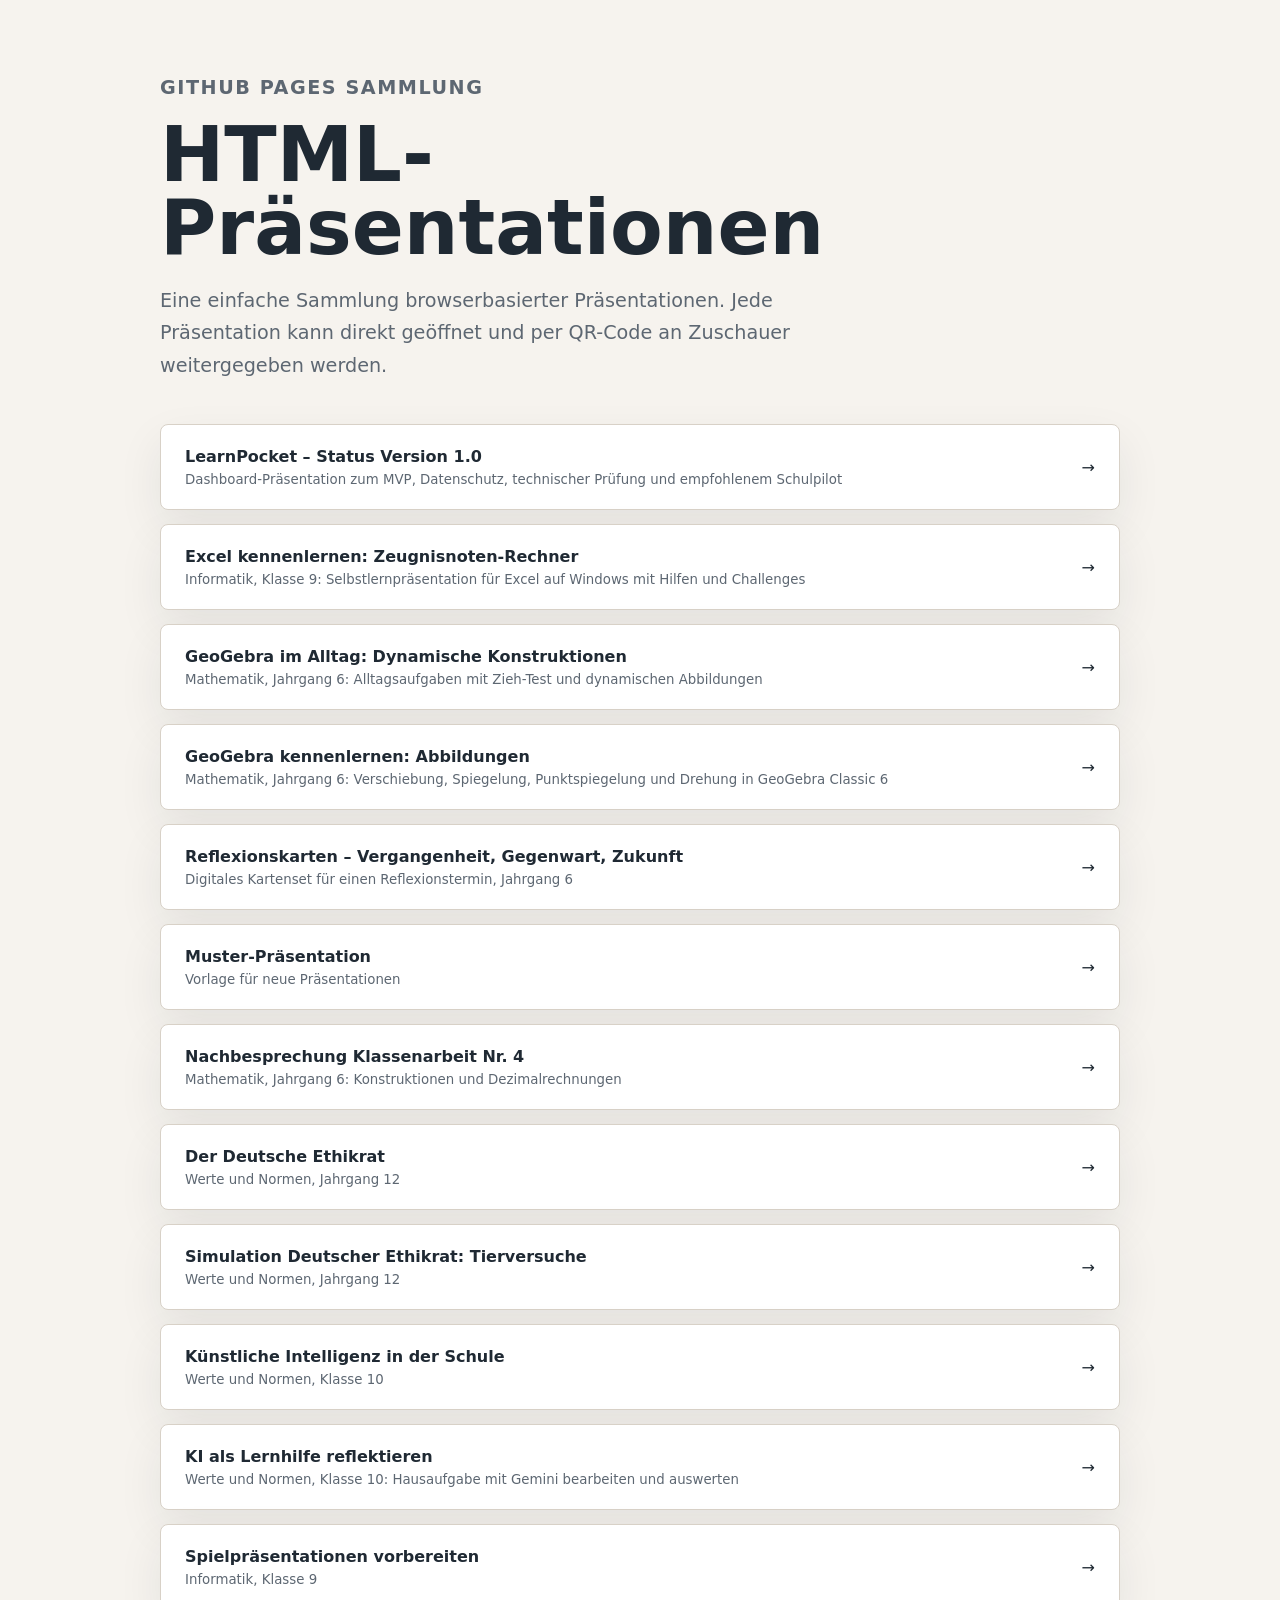
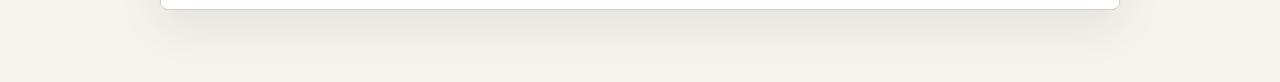
<file: index.html>
<!doctype html>
<html lang="de">
  <head>
    <meta charset="utf-8">
    <meta name="viewport" content="width=device-width, initial-scale=1">
    <title>HTML-Präsentationen</title>
    <link rel="stylesheet" href="assets/styles.css">
  </head>
  <body class="home">
    <main class="home-shell">
      <section class="intro">
        <p class="eyebrow">GitHub Pages Sammlung</p>
        <h1>HTML-Präsentationen</h1>
        <p>
          Eine einfache Sammlung browserbasierter Präsentationen. Jede Präsentation
          kann direkt geöffnet und per QR-Code an Zuschauer weitergegeben werden.
        </p>
      </section>

      <section class="presentation-list" aria-label="Präsentationen">
        <a class="presentation-link" href="praesentationen/learnpocket-status/">
          <span>
            <strong>LearnPocket – Status Version 1.0</strong>
            <small>Dashboard-Präsentation zum MVP, Datenschutz, technischer Prüfung und empfohlenem Schulpilot</small>
          </span>
          <span aria-hidden="true">→</span>
        </a>
        <a class="presentation-link" href="praesentationen/excel-notenrechner-klasse-9/">
          <span>
            <strong>Excel kennenlernen: Zeugnisnoten-Rechner</strong>
            <small>Informatik, Klasse 9: Selbstlernpräsentation für Excel auf Windows mit Hilfen und Challenges</small>
          </span>
          <span aria-hidden="true">→</span>
        </a>
        <a class="presentation-link" href="praesentationen/geogebra-alltag-dynamisch-klasse-6/">
          <span>
            <strong>GeoGebra im Alltag: Dynamische Konstruktionen</strong>
            <small>Mathematik, Jahrgang 6: Alltagsaufgaben mit Zieh-Test und dynamischen Abbildungen</small>
          </span>
          <span aria-hidden="true">→</span>
        </a>
        <a class="presentation-link" href="praesentationen/geogebra-abbildungen-klasse-6/">
          <span>
            <strong>GeoGebra kennenlernen: Abbildungen</strong>
            <small>Mathematik, Jahrgang 6: Verschiebung, Spiegelung, Punktspiegelung und Drehung in GeoGebra Classic 6</small>
          </span>
          <span aria-hidden="true">→</span>
        </a>
        <a class="presentation-link" href="praesentationen/reflexionskarten-jg6/">
          <span>
            <strong>Reflexionskarten – Vergangenheit, Gegenwart, Zukunft</strong>
            <small>Digitales Kartenset für einen Reflexionstermin, Jahrgang 6</small>
          </span>
          <span aria-hidden="true">→</span>
        </a>
        <a class="presentation-link" href="praesentationen/muster-praesentation/">
          <span>
            <strong>Muster-Präsentation</strong>
            <small>Vorlage für neue Präsentationen</small>
          </span>
          <span aria-hidden="true">→</span>
        </a>
        <a class="presentation-link" href="praesentationen/klausur-4-erwartungshorizont/">
          <span>
            <strong>Nachbesprechung Klassenarbeit Nr. 4</strong>
            <small>Mathematik, Jahrgang 6: Konstruktionen und Dezimalrechnungen</small>
          </span>
          <span aria-hidden="true">→</span>
        </a>
        <a class="presentation-link" href="praesentationen/deutscher-ethikrat/">
          <span>
            <strong>Der Deutsche Ethikrat</strong>
            <small>Werte und Normen, Jahrgang 12</small>
          </span>
          <span aria-hidden="true">→</span>
        </a>
        <a class="presentation-link" href="praesentationen/ethikrat-tierversuche/">
          <span>
            <strong>Simulation Deutscher Ethikrat: Tierversuche</strong>
            <small>Werte und Normen, Jahrgang 12</small>
          </span>
          <span aria-hidden="true">→</span>
        </a>
        <a class="presentation-link" href="praesentationen/ki-in-der-schule/">
          <span>
            <strong>Künstliche Intelligenz in der Schule</strong>
            <small>Werte und Normen, Klasse 10</small>
          </span>
          <span aria-hidden="true">→</span>
        </a>
        <a class="presentation-link" href="praesentationen/ki-hausaufgabe-reflexion/">
          <span>
            <strong>KI als Lernhilfe reflektieren</strong>
            <small>Werte und Normen, Klasse 10: Hausaufgabe mit Gemini bearbeiten und auswerten</small>
          </span>
          <span aria-hidden="true">→</span>
        </a>
        <a class="presentation-link" href="praesentationen/spielpraesentation-klasse-9/">
          <span>
            <strong>Spielpräsentationen vorbereiten</strong>
            <small>Informatik, Klasse 9</small>
          </span>
          <span aria-hidden="true">→</span>
        </a>
      </section>
    </main>
  </body>
</html>
</file>
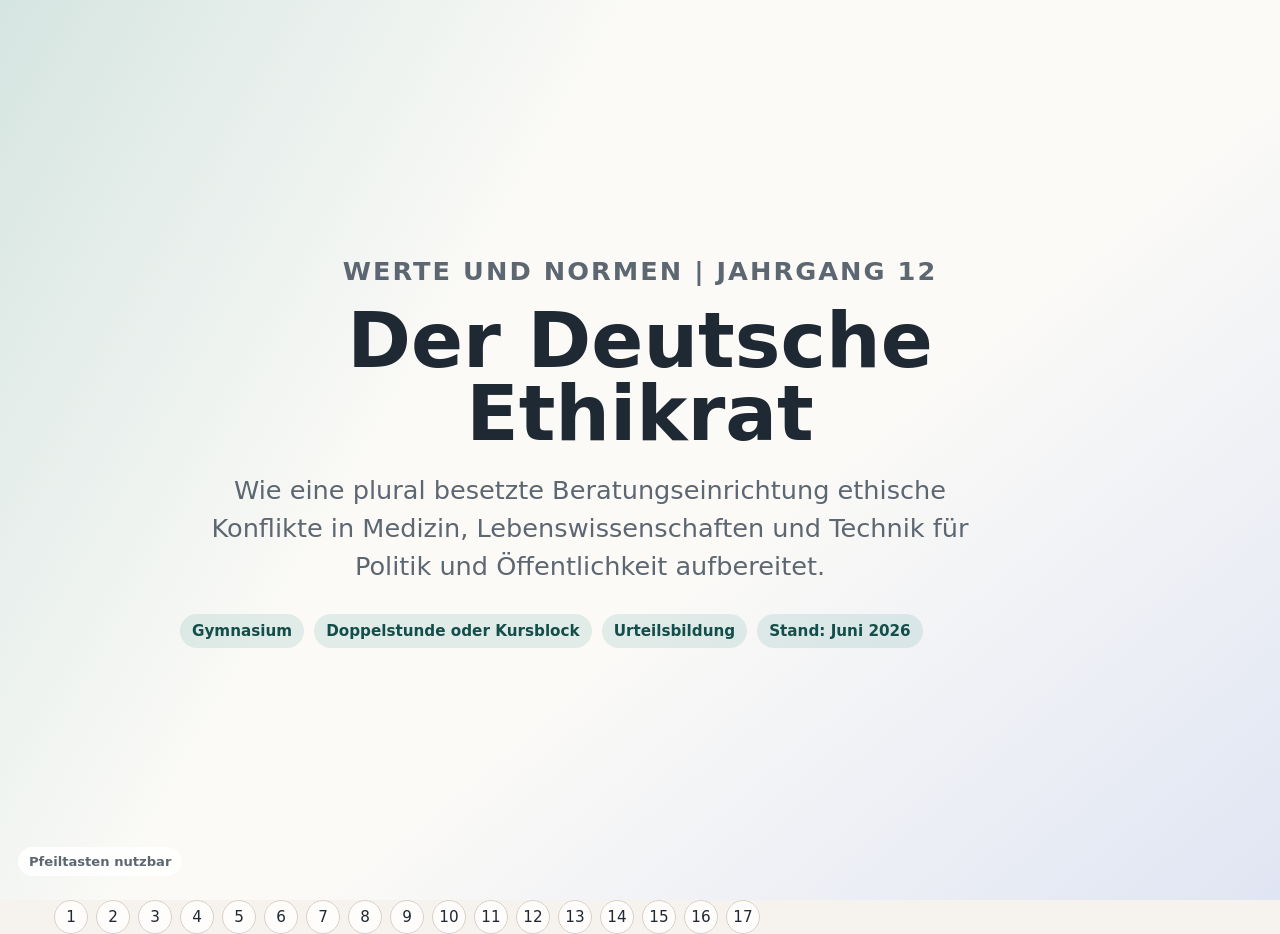
<file: praesentationen/deutscher-ethikrat/index.html>
<!doctype html>
<html lang="de">
  <head>
    <meta charset="utf-8">
    <meta name="viewport" content="width=device-width, initial-scale=1">
    <title>Der Deutsche Ethikrat | Werte und Normen Jg. 12</title>
    <link rel="stylesheet" href="../../assets/styles.css">
    <style>
      :root {
        --ethics-green: #0f766e;
        --ethics-navy: #172033;
        --ethics-red: #b42318;
        --ethics-yellow: #f4c542;
        --ethics-blue: #1d4ed8;
        --ethics-lilac: #6d5bd0;
        --ethics-paper: #fbfaf7;
      }

      .slide {
        position: relative;
      }

      .slide.ethics-title {
        background:
          linear-gradient(120deg, rgb(15 118 110 / 16%), transparent 36%),
          linear-gradient(320deg, rgb(29 78 216 / 12%), transparent 42%),
          var(--ethics-paper);
      }

      .slide.ethics-dark {
        background: var(--ethics-navy);
        color: #ffffff;
      }

      .slide.ethics-dark p,
      .slide.ethics-dark li,
      .slide.ethics-dark small {
        color: rgb(255 255 255 / 78%);
      }

      .slide.ethics-band {
        background:
          linear-gradient(90deg, #eef7f5 0 40%, #ffffff 40% 100%);
      }

      .slide.ethics-warm {
        background: #fff6e6;
      }

      .slide.ethics-blue {
        background: #eef4ff;
      }

      .lesson-meta {
        display: flex;
        flex-wrap: wrap;
        gap: 10px;
        margin-top: 28px;
      }

      .pill {
        display: inline-flex;
        align-items: center;
        min-height: 34px;
        padding: 0 12px;
        border-radius: 999px;
        background: rgb(15 118 110 / 11%);
        color: var(--accent-dark);
        font-size: 0.95rem;
        font-weight: 850;
      }

      .ethics-dark .pill {
        background: rgb(255 255 255 / 12%);
        color: #ffffff;
      }

      .question-strip {
        display: grid;
        grid-template-columns: repeat(3, minmax(0, 1fr));
        gap: 14px;
        margin-top: 36px;
      }

      .question-strip article,
      .compact-card,
      .source-card,
      .activity-card {
        border: 1px solid rgb(31 41 51 / 12%);
        border-radius: 8px;
        background: #ffffff;
        box-shadow: 0 16px 40px rgb(31 41 51 / 8%);
      }

      .question-strip article {
        min-height: 172px;
        padding: 22px;
      }

      .question-strip strong,
      .compact-card strong,
      .activity-card strong {
        display: block;
        color: var(--ink);
        font-size: clamp(1.05rem, 1.5vw, 1.35rem);
        line-height: 1.25;
      }

      .question-strip p,
      .compact-card p,
      .activity-card p {
        margin-top: 10px;
        font-size: clamp(0.98rem, 1.25vw, 1.12rem);
        line-height: 1.45;
      }

      .mini-grid {
        display: grid;
        grid-template-columns: repeat(2, minmax(0, 1fr));
        gap: 18px;
        margin-top: 30px;
      }

      .compact-card {
        padding: 22px;
      }

      .icon-badge {
        display: grid;
        place-items: center;
        width: 46px;
        height: 46px;
        margin-bottom: 16px;
        border-radius: 999px;
        background: #e7f2f0;
        color: var(--ethics-green);
        font-size: 1.35rem;
        font-weight: 950;
      }

      .ethics-dark .compact-card {
        border-color: rgb(255 255 255 / 14%);
        background: rgb(255 255 255 / 8%);
        box-shadow: none;
      }

      .ethics-dark .compact-card strong {
        color: #ffffff;
      }

      .timeline {
        display: grid;
        gap: 16px;
        margin-top: 32px;
      }

      .timeline-item {
        display: grid;
        grid-template-columns: 88px minmax(0, 1fr);
        gap: 20px;
        align-items: start;
        padding: 18px 0;
        border-top: 1px solid var(--line);
      }

      .timeline-item span {
        color: var(--ethics-green);
        font-size: clamp(1.6rem, 2.6vw, 2.6rem);
        font-weight: 950;
        line-height: 1;
      }

      .timeline-item strong {
        display: block;
        margin-bottom: 6px;
        font-size: clamp(1.1rem, 1.6vw, 1.45rem);
      }

      .timeline-item p {
        margin: 0;
        font-size: clamp(1rem, 1.35vw, 1.16rem);
      }

      .role-map {
        display: grid;
        grid-template-columns: repeat(4, minmax(0, 1fr));
        gap: 12px;
        margin-top: 32px;
      }

      .role-map .compact-card {
        min-height: 190px;
      }

      .role-map .icon-badge {
        background: #eff6ff;
        color: var(--ethics-blue);
      }

      .comparison {
        display: grid;
        grid-template-columns: repeat(2, minmax(0, 1fr));
        gap: 18px;
        margin-top: 30px;
      }

      .comparison .compact-card:first-child {
        border-top: 8px solid var(--ethics-green);
      }

      .comparison .compact-card:last-child {
        border-top: 8px solid var(--ethics-red);
      }

      .dense-list {
        display: grid;
        gap: 10px;
        margin-top: 22px;
        padding-left: 1.1em;
      }

      .dense-list li {
        font-size: clamp(0.98rem, 1.35vw, 1.18rem);
        line-height: 1.42;
      }

      .process {
        display: grid;
        grid-template-columns: repeat(5, minmax(0, 1fr));
        gap: 10px;
        margin-top: 34px;
      }

      .process-step {
        min-height: 176px;
        padding: 18px;
        border-radius: 8px;
        background: #ffffff;
        box-shadow: 0 14px 34px rgb(31 41 51 / 8%);
      }

      .process-step span {
        display: block;
        color: var(--ethics-lilac);
        font-size: 1.8rem;
        font-weight: 950;
        line-height: 1;
      }

      .process-step strong {
        display: block;
        margin-top: 14px;
        font-size: clamp(1rem, 1.25vw, 1.15rem);
      }

      .process-step p {
        margin-top: 8px;
        font-size: 0.98rem;
        line-height: 1.35;
      }

      .case-layout {
        display: grid;
        grid-template-columns: minmax(0, 0.95fr) minmax(0, 1.05fr);
        gap: 34px;
        align-items: start;
        margin-top: 28px;
      }

      .scenario {
        padding: 26px;
        border-radius: 8px;
        background: #ffffff;
        box-shadow: 0 18px 45px rgb(31 41 51 / 10%);
      }

      .scenario p {
        font-size: clamp(1.05rem, 1.45vw, 1.25rem);
      }

      .matrix {
        display: grid;
        grid-template-columns: repeat(2, minmax(0, 1fr));
        gap: 12px;
      }

      .matrix .compact-card {
        min-height: 148px;
        box-shadow: none;
      }

      .value-row {
        display: grid;
        grid-template-columns: 210px minmax(0, 1fr);
        gap: 18px;
        padding: 16px 0;
        border-top: 1px solid var(--line);
      }

      .value-row strong {
        color: var(--ink);
        font-size: clamp(1.05rem, 1.4vw, 1.22rem);
      }

      .value-row p {
        margin: 0;
        font-size: clamp(1rem, 1.35vw, 1.12rem);
      }

      .activity-grid {
        display: grid;
        grid-template-columns: repeat(3, minmax(0, 1fr));
        gap: 18px;
        margin-top: 30px;
      }

      .activity-card {
        min-height: 220px;
        padding: 22px;
      }

      .activity-card em {
        display: inline-block;
        margin-bottom: 14px;
        color: var(--ethics-green);
        font-size: 0.88rem;
        font-style: normal;
        font-weight: 900;
        letter-spacing: 0.06em;
        text-transform: uppercase;
      }

      .source-list {
        display: grid;
        gap: 12px;
        margin-top: 28px;
      }

      .source-card {
        display: grid;
        grid-template-columns: minmax(0, 1fr) auto;
        gap: 18px;
        align-items: center;
        padding: 16px 18px;
        text-decoration: none;
      }

      .source-card strong,
      .source-card small {
        display: block;
      }

      .source-card small {
        margin-top: 4px;
        color: var(--muted);
        line-height: 1.4;
      }

      .source-card span:last-child {
        color: var(--ethics-green);
        font-size: 1.4rem;
        font-weight: 950;
      }

      .teacher-note {
        margin-top: 24px;
        padding: 18px 20px;
        border-left: 8px solid var(--ethics-yellow);
        border-radius: 8px;
        background: rgb(255 255 255 / 78%);
        color: var(--muted);
        font-size: clamp(1rem, 1.35vw, 1.12rem);
        line-height: 1.45;
      }

      .deck-nav {
        max-width: min(760px, calc(100vw - 36px));
        flex-wrap: wrap;
        justify-content: flex-end;
      }

      .deck-nav a {
        width: 34px;
        height: 34px;
        font-size: 0.95rem;
      }

      @media (max-width: 980px) {
        .question-strip,
        .role-map,
        .process,
        .activity-grid {
          grid-template-columns: repeat(2, minmax(0, 1fr));
        }

        .case-layout {
          grid-template-columns: 1fr;
        }
      }

      @media (max-width: 760px) {
        .question-strip,
        .mini-grid,
        .role-map,
        .comparison,
        .process,
        .matrix,
        .activity-grid {
          grid-template-columns: 1fr;
        }

        .slide.ethics-band {
          background: #ffffff;
        }

        .timeline-item,
        .value-row {
          grid-template-columns: 1fr;
          gap: 8px;
        }

        .slide-count {
          display: none;
        }
      }
    </style>
  </head>
  <body class="deck">
    <main class="slides" id="slides" aria-label="Der Deutsche Ethikrat">
      <section class="slide ethics-title center" id="folie-1">
        <div class="slide-inner wide">
          <p class="eyebrow">Werte und Normen | Jahrgang 12</p>
          <h1>Der Deutsche Ethikrat</h1>
          <p class="lead">
            Wie eine plural besetzte Beratungseinrichtung ethische Konflikte in Medizin,
            Lebenswissenschaften und Technik für Politik und Öffentlichkeit aufbereitet.
          </p>
          <div class="lesson-meta" aria-label="Unterrichtsrahmen">
            <span class="pill">Gymnasium</span>
            <span class="pill">Doppelstunde oder Kursblock</span>
            <span class="pill">Urteilsbildung</span>
            <span class="pill">Stand: Juni 2026</span>
          </div>
        </div>
      </section>

      <section class="slide agenda" id="folie-2">
        <div class="slide-inner wide">
          <p class="eyebrow">Leitfragen</p>
          <h2>Was soll am Ende klar sein?</h2>
          <ol class="agenda-list">
            <li>
              <span>1</span>
              <div>
                <strong>Institution verstehen</strong>
                <small>Auftrag, Rechtsgrundlage, Unabhängigkeit und Grenzen des Deutschen Ethikrats.</small>
              </div>
            </li>
            <li>
              <span>2</span>
              <div>
                <strong>Pluralität erklären</strong>
                <small>Warum Naturwissenschaft, Medizin, Recht, Philosophie, Theologie und Sozialwissenschaft zusammenarbeiten.</small>
              </div>
            </li>
            <li>
              <span>3</span>
              <div>
                <strong>Eigene Urteile begründen</strong>
                <small>Ethische Konflikte strukturiert analysieren, abwägen und argumentativ vertreten.</small>
              </div>
            </li>
          </ol>
        </div>
      </section>

      <section class="slide ethics-dark" id="folie-3">
        <div class="slide-inner wide">
          <p class="eyebrow">Einstieg</p>
          <h2>Warum braucht eine Demokratie Ethikberatung?</h2>
          <p class="lead">
            Moderne Forschung erzeugt Handlungsmöglichkeiten, bevor die Gesellschaft sich
            moralisch und rechtlich darauf verständigt hat.
          </p>
          <div class="question-strip">
            <article>
              <strong>Darf alles gemacht werden, was technisch machbar ist?</strong>
              <p>Beispiel: Genom-Editierung, Reproduktionsmedizin, KI-Diagnostik.</p>
            </article>
            <article>
              <strong>Wer trägt Verantwortung für Folgen?</strong>
              <p>Forschende, Ärztinnen, Unternehmen, Politik, Patientinnen, Gesellschaft?</p>
            </article>
            <article>
              <strong>Wie wird aus Streit eine begründete Entscheidung?</strong>
              <p>Durch transparente Argumente, Abwägung, Minderheitenvoten und öffentliche Debatte.</p>
            </article>
          </div>
        </div>
      </section>

      <section class="slide content" id="folie-4">
        <div class="slide-inner wide">
          <p class="eyebrow">Grunddefinition</p>
          <h2>Was ist der Deutsche Ethikrat?</h2>
          <p class="lead">
            Ein unabhängiger Sachverständigenrat, der ethische Fragen in Forschung,
            Medizin und Lebenswissenschaften untersucht und Politik sowie Öffentlichkeit berät.
          </p>
          <div class="mini-grid">
            <article class="compact-card">
              <div class="icon-badge">§</div>
              <strong>Kein Gericht</strong>
              <p>Der Rat entscheidet keine Einzelfälle und spricht keine Urteile. Er entwickelt Stellungnahmen, Empfehlungen und Diskussionsangebote.</p>
            </article>
            <article class="compact-card">
              <div class="icon-badge">?</div>
              <strong>Keine Ersatzpolitik</strong>
              <p>Er erlässt keine Gesetze. Bundestag und Bundesregierung können seine Argumente nutzen, müssen ihnen aber nicht folgen.</p>
            </article>
            <article class="compact-card">
              <div class="icon-badge">26</div>
              <strong>Plural besetzt</strong>
              <p>Bis zu 26 Mitglieder repräsentieren verschiedene Fachrichtungen und ethische Denkweisen.</p>
            </article>
            <article class="compact-card">
              <div class="icon-badge">↔</div>
              <strong>Brücke</strong>
              <p>Der Rat übersetzt komplexe Forschungskonflikte in öffentlich nachvollziehbare Argumente.</p>
            </article>
          </div>
        </div>
      </section>

      <section class="slide ethics-band" id="folie-5">
        <div class="slide-inner wide">
          <p class="eyebrow">Rechtsgrundlage</p>
          <h2>Das Ethikratgesetz als Rahmen</h2>
          <p class="lead">
            Seit 2008 arbeitet der Rat auf Grundlage des Ethikratgesetzes. Es legt Auftrag,
            Stellung, Zusammensetzung, Berufung und Arbeitsweise fest.
          </p>
          <div class="timeline">
            <div class="timeline-item">
              <span>§ 1</span>
              <div>
                <strong>Bildung</strong>
                <p>Der Deutsche Ethikrat ist als unabhängiger Sachverständigenrat eingerichtet.</p>
              </div>
            </div>
            <div class="timeline-item">
              <span>§ 2</span>
              <div>
                <strong>Aufgaben</strong>
                <p>Er verfolgt ethische, gesellschaftliche, naturwissenschaftliche, medizinische und rechtliche Fragen samt Folgen für Individuum und Gesellschaft.</p>
              </div>
            </div>
            <div class="timeline-item">
              <span>§ 3</span>
              <div>
                <strong>Unabhängigkeit</strong>
                <p>Der Rat ist nur an den gesetzlichen Auftrag gebunden; die Mitglieder üben ihr Amt persönlich und unabhängig aus.</p>
              </div>
            </div>
          </div>
        </div>
      </section>

      <section class="slide content" id="folie-6">
        <div class="slide-inner wide">
          <p class="eyebrow">Kernaufgaben</p>
          <h2>Was macht der Rat konkret?</h2>
          <div class="role-map">
            <article class="compact-card">
              <div class="icon-badge">1</div>
              <strong>Fragen beobachten</strong>
              <p>Neue Entwicklungen in Forschung, Medizin, Technik und Gesellschaft identifizieren.</p>
            </article>
            <article class="compact-card">
              <div class="icon-badge">2</div>
              <strong>Öffentlichkeit informieren</strong>
              <p>Debatten anregen, Veranstaltungen durchführen, Begriffe und Konfliktlinien klären.</p>
            </article>
            <article class="compact-card">
              <div class="icon-badge">3</div>
              <strong>Stellungnahmen erarbeiten</strong>
              <p>Argumente, Daten, Rechtslage, Wertkonflikte und Handlungsmöglichkeiten bündeln.</p>
            </article>
            <article class="compact-card">
              <div class="icon-badge">4</div>
              <strong>Politik beraten</strong>
              <p>Empfehlungen für Bundesregierung und Bundestag formulieren, ohne selbst zu entscheiden.</p>
            </article>
          </div>
          <p class="teacher-note">
            Unterrichtsimpuls: Die Klasse markiert zu jedem Punkt, welche Kompetenz gebraucht wird: Sachwissen,
            Empathie, rechtliches Denken, Folgenabschätzung oder moralisches Urteilen.
          </p>
        </div>
      </section>

      <section class="slide split" id="folie-7">
        <div class="slide-inner wide">
          <p class="eyebrow">Rollenklärung</p>
          <h2>Ethikrat, Gericht und Parlament unterscheiden</h2>
          <div class="comparison">
            <article class="compact-card">
              <strong>Deutscher Ethikrat</strong>
              <ul class="dense-list">
                <li>prüft Wertkonflikte und Folgen.</li>
                <li>arbeitet beratend und diskursiv.</li>
                <li>kann Mehrheits- und Minderheitspositionen sichtbar machen.</li>
                <li>formuliert Empfehlungen, aber keine verbindlichen Normen.</li>
              </ul>
            </article>
            <article class="compact-card">
              <strong>Gericht oder Parlament</strong>
              <ul class="dense-list">
                <li>Gerichte entscheiden konkrete Rechtsstreitigkeiten.</li>
                <li>Parlamente verabschieden verbindliche Gesetze.</li>
                <li>Regierungen setzen politische Programme um.</li>
                <li>Alle können ethische Beratung nutzen, ersetzen sie aber nicht.</li>
              </ul>
            </article>
          </div>
        </div>
      </section>

      <section class="slide ethics-blue" id="folie-8">
        <div class="slide-inner wide">
          <p class="eyebrow">Zusammensetzung</p>
          <h2>Warum so viele Fachrichtungen?</h2>
          <p class="lead">
            Ethische Konflikte sind selten nur medizinisch, nur rechtlich oder nur philosophisch.
            Der Rat soll deshalb ein plurales Meinungsspektrum abbilden.
          </p>
          <div class="stat-grid">
            <div class="stat">
              <strong>26</strong>
              <span>Mitglieder sieht das Ethikratgesetz vor.</span>
            </div>
            <div class="stat">
              <strong>½</strong>
              <span>Vorschläge kommen je zur Hälfte von Bundestag und Bundesregierung.</span>
            </div>
            <div class="stat">
              <strong>4</strong>
              <span>Jahre beträgt eine typische Amtszeit; Wiederberufung ist möglich.</span>
            </div>
          </div>
          <div class="mini-grid">
            <article class="compact-card">
              <strong>Vertretene Perspektiven</strong>
              <p>Naturwissenschaft, Medizin, Theologie, Philosophie, Ethik, Recht, Sozialwissenschaft und Ökonomie.</p>
            </article>
            <article class="compact-card">
              <strong>Ausschlussregel</strong>
              <p>Aktive Mitglieder von Bundestag, Bundesregierung, Landtagen oder Landesregierungen dürfen nicht im Rat sitzen.</p>
            </article>
          </div>
        </div>
      </section>

      <section class="slide content" id="folie-9">
        <div class="slide-inner wide">
          <p class="eyebrow">Berufung</p>
          <h2>Wie kommt man in den Ethikrat?</h2>
          <div class="timeline">
            <div class="timeline-item">
              <span>01</span>
              <div>
                <strong>Expertise und öffentliche Anerkennung</strong>
                <p>Gesucht werden Personen, die wissenschaftlich oder gesellschaftlich mit ethischen Fragen der Lebenswissenschaften besonders vertraut sind.</p>
              </div>
            </div>
            <div class="timeline-item">
              <span>02</span>
              <div>
                <strong>Vorschlag durch politische Institutionen</strong>
                <p>Bundestag und Bundesregierung benennen jeweils die Hälfte der Mitglieder. Dadurch bleibt der Rat politisch angebunden, aber nicht weisungsgebunden.</p>
              </div>
            </div>
            <div class="timeline-item">
              <span>03</span>
              <div>
                <strong>Ernennung durch Bundestagspräsidentin oder Bundestagspräsident</strong>
                <p>Die formale Berufung erfolgt durch die Präsidentin bzw. den Präsidenten des Deutschen Bundestages.</p>
              </div>
            </div>
            <div class="timeline-item">
              <span>04</span>
              <div>
                <strong>Persönliches und unabhängiges Amt</strong>
                <p>Mitglieder vertreten nicht einfach Partei-, Regierungs- oder Verbandsinteressen, sondern argumentieren eigenständig.</p>
              </div>
            </div>
          </div>
        </div>
      </section>

      <section class="slide ethics-warm" id="folie-10">
        <div class="slide-inner wide">
          <p class="eyebrow">Arbeitsweise</p>
          <h2>Vom Problem zur Stellungnahme</h2>
          <div class="process" aria-label="Arbeitsprozess des Ethikrats">
            <article class="process-step">
              <span>1</span>
              <strong>Thema setzen</strong>
              <p>Der Rat wählt ein Thema selbst oder erhält einen Auftrag von Bundestag oder Bundesregierung.</p>
            </article>
            <article class="process-step">
              <span>2</span>
              <strong>Wissen sammeln</strong>
              <p>Studien, Rechtslage, Praxisberichte und Fachanhörungen liefern Sachgrundlagen.</p>
            </article>
            <article class="process-step">
              <span>3</span>
              <strong>Argumente ordnen</strong>
              <p>Werte, Normen, Interessen, Risiken und Betroffenenperspektiven werden sichtbar gemacht.</p>
            </article>
            <article class="process-step">
              <span>4</span>
              <strong>Positionen formulieren</strong>
              <p>Bei Dissens können getrennte Voten zeigen, wo die ethische Bewertung auseinandergeht.</p>
            </article>
            <article class="process-step">
              <span>5</span>
              <strong>Empfehlen</strong>
              <p>Die Stellungnahme gibt Orientierung für Politik, Recht, Fachpraxis und Öffentlichkeit.</p>
            </article>
          </div>
        </div>
      </section>

      <section class="slide ethics-dark" id="folie-11">
        <div class="slide-inner wide">
          <p class="eyebrow">Themenfelder</p>
          <h2>Typische Konfliktzonen</h2>
          <p class="lead">
            Der Ethikrat behandelt vor allem Fragen, in denen Menschenwürde, Freiheit,
            Gesundheit, Gerechtigkeit, Sicherheit und wissenschaftlicher Fortschritt kollidieren.
          </p>
          <div class="mini-grid">
            <article class="compact-card">
              <strong>Medizin am Lebensanfang und Lebensende</strong>
              <p>Pränataldiagnostik, assistierte Reproduktion, Suizidassistenz, Palliativversorgung.</p>
            </article>
            <article class="compact-card">
              <strong>Daten, KI und digitale Medizin</strong>
              <p>Algorithmen in Diagnostik, Gesundheitsdaten, Datenschutz, Diskriminierungsrisiken.</p>
            </article>
            <article class="compact-card">
              <strong>Gentechnik und Forschung</strong>
              <p>Genom-Editierung, Embryonenforschung, Tierversuche, Nutzen-Risiko-Abwägung.</p>
            </article>
            <article class="compact-card">
              <strong>Verteilung und Solidarität</strong>
              <p>Organtransplantation, Pandemiepolitik, Priorisierung knapper Ressourcen.</p>
            </article>
          </div>
        </div>
      </section>

      <section class="slide ethics-blue" id="folie-12">
        <div class="slide-inner wide">
          <p class="eyebrow">Fallarbeit</p>
          <h2>Beispiel: KI in der medizinischen Diagnostik</h2>
          <div class="case-layout">
            <article class="scenario">
              <strong>Szenario</strong>
              <p>
                Eine Klinik möchte eine KI einsetzen, die Hautkrebsrisiken aus Bildern erkennt.
                Sie ist statistisch sehr stark, macht aber bei bestimmten Hauttypen häufiger Fehler.
                Patientinnen sollen zustimmen, ohne den Algorithmus im Detail verstehen zu können.
              </p>
              <p>
                Leitfrage: Unter welchen Bedingungen wäre der Einsatz moralisch vertretbar?
              </p>
            </article>
            <div class="matrix">
              <article class="compact-card">
                <strong>Autonomie</strong>
                <p>Wie informiert muss eine Einwilligung sein?</p>
              </article>
              <article class="compact-card">
                <strong>Nichtschaden</strong>
                <p>Welche Fehlerquote ist akzeptabel?</p>
              </article>
              <article class="compact-card">
                <strong>Gerechtigkeit</strong>
                <p>Wer wird systematisch schlechter behandelt?</p>
              </article>
              <article class="compact-card">
                <strong>Verantwortung</strong>
                <p>Wer haftet bei Fehlentscheidung: Arzt, Klinik, Hersteller?</p>
              </article>
            </div>
          </div>
        </div>
      </section>

      <section class="slide content" id="folie-13">
        <div class="slide-inner wide">
          <p class="eyebrow">Urteilsbildung</p>
          <h2>Ein ethisches Argument prüft mehr als Fakten</h2>
          <div class="value-row">
            <strong>Sachanalyse</strong>
            <p>Was ist technisch, medizinisch und rechtlich der Fall? Welche Unsicherheiten bleiben?</p>
          </div>
          <div class="value-row">
            <strong>Betroffene</strong>
            <p>Wer gewinnt, wer trägt Risiken, wer wird nicht gehört?</p>
          </div>
          <div class="value-row">
            <strong>Normen und Werte</strong>
            <p>Welche Prinzipien stehen im Konflikt: Würde, Freiheit, Schutz, Gleichheit, Solidarität?</p>
          </div>
          <div class="value-row">
            <strong>Abwägung</strong>
            <p>Welche Gründe wiegen stärker, und warum gelten sie nicht nur für den eigenen Standpunkt?</p>
          </div>
          <div class="value-row">
            <strong>Empfehlung</strong>
            <p>Welche Regel, Grenze oder Bedingung folgt daraus praktisch?</p>
          </div>
        </div>
      </section>

      <section class="slide ethics-warm" id="folie-14">
        <div class="slide-inner wide">
          <p class="eyebrow">Unterrichtsmethode</p>
          <h2>Simulation: Mini-Ethikrat im Kurs</h2>
          <div class="activity-grid">
            <article class="activity-card">
              <em>Phase 1 | 10 Minuten</em>
              <strong>Rollen bilden</strong>
              <p>Gruppen übernehmen Perspektiven: Medizin, Philosophie, Recht, Patientenschutz, Technik, Sozialwissenschaft.</p>
            </article>
            <article class="activity-card">
              <em>Phase 2 | 20 Minuten</em>
              <strong>Argumente vorbereiten</strong>
              <p>Jede Gruppe formuliert ein Hauptargument, ein Risiko, eine Bedingung und eine Gegenfrage.</p>
            </article>
            <article class="activity-card">
              <em>Phase 3 | 20 Minuten</em>
              <strong>Empfehlung abstimmen</strong>
              <p>Der Kurs verabschiedet eine Empfehlung. Minderheiten dürfen ein Sondervotum formulieren.</p>
            </article>
          </div>
          <p class="teacher-note">
            Bewertbar sind nicht nur Ergebnisse, sondern Begründungsqualität: Sachbezug, Begriffsklarheit,
            Umgang mit Gegenargumenten und Transparenz der Abwägung.
          </p>
        </div>
      </section>

      <section class="slide split" id="folie-15">
        <div class="slide-inner wide">
          <p class="eyebrow">Kritische Reflexion</p>
          <h2>Was kann Ethikberatung leisten, was nicht?</h2>
          <div class="comparison">
            <article class="compact-card">
              <strong>Stärken</strong>
              <ul class="dense-list">
                <li>verlangsamt vorschnelle Ja-Nein-Urteile.</li>
                <li>macht Wertkonflikte und Betroffenenperspektiven sichtbar.</li>
                <li>übersetzt Fachwissen in politische Orientierung.</li>
                <li>zeigt, dass Dissens rational und demokratisch bearbeitet werden kann.</li>
              </ul>
            </article>
            <article class="compact-card">
              <strong>Grenzen</strong>
              <ul class="dense-list">
                <li>hat keine demokratische Gesetzgebungsmacht.</li>
                <li>kann gesellschaftlichen Streit nicht endgültig auflösen.</li>
                <li>hängt von Auswahl, Fachperspektiven und öffentlicher Wahrnehmung ab.</li>
                <li>muss mit Unsicherheit, Zeitdruck und politischen Erwartungen umgehen.</li>
              </ul>
            </article>
          </div>
        </div>
      </section>

      <section class="slide content" id="folie-16">
        <div class="slide-inner wide">
          <p class="eyebrow">Sicherung</p>
          <h2>Drei Merksätze</h2>
          <div class="stat-grid">
            <div class="stat">
              <strong>1</strong>
              <span>Der Deutsche Ethikrat berät, entscheidet aber nicht verbindlich.</span>
            </div>
            <div class="stat">
              <strong>2</strong>
              <span>Seine Stärke liegt in pluraler, interdisziplinärer Abwägung.</span>
            </div>
            <div class="stat">
              <strong>3</strong>
              <span>Ethik wird politisch relevant, wenn Argumente öffentlich nachvollziehbar werden.</span>
            </div>
          </div>
          <p class="teacher-note">
            Exit-Ticket: Formuliere eine Frage, bei der du den Ethikrat einschalten würdest,
            und begründe in zwei Sätzen, welche Werte dort kollidieren.
          </p>
        </div>
      </section>

      <section class="slide qr" id="folie-17">
        <div class="slide-inner wide">
          <p class="eyebrow">Quellen und Vertiefung</p>
          <h2>Material für Unterricht und Recherche</h2>
          <div class="source-list">
            <a class="source-card" href="https://www.ethikrat.org/ueber-uns/der-ethikrat/" target="_blank" rel="noreferrer">
              <span>
                <strong>Deutscher Ethikrat: Der Ethikrat</strong>
                <small>Selbstbeschreibung, Aufgaben, Unabhängigkeit und Öffentlichkeit.</small>
              </span>
              <span aria-hidden="true">↗</span>
            </a>
            <a class="source-card" href="https://www.ethikrat.org/ueber-uns/ethikratgesetz/" target="_blank" rel="noreferrer">
              <span>
                <strong>Ethikratgesetz</strong>
                <small>Rechtsgrundlage zu Auftrag, Stellung, Mitgliedern und Berufung.</small>
              </span>
              <span aria-hidden="true">↗</span>
            </a>
            <a class="source-card" href="https://www.ethikrat.org/ueber-uns/mitglieder/" target="_blank" rel="noreferrer">
              <span>
                <strong>Aktuelle Mitglieder</strong>
                <small>Zusammensetzung des Rates und Vorsitz.</small>
              </span>
              <span aria-hidden="true">↗</span>
            </a>
            <a class="source-card" href="https://www.ethikrat.org/presse/mitteilungen/bundestagspraesidentin-beruft-mitglieder-des-deutschen-ethikrates/" target="_blank" rel="noreferrer">
              <span>
                <strong>Berufung der Mitglieder 2024</strong>
                <small>Mitteilung zur Ernennung durch die Bundestagspräsidentin.</small>
              </span>
              <span aria-hidden="true">↗</span>
            </a>
          </div>
        </div>
      </section>
    </main>

    <nav class="deck-nav" aria-label="Foliennavigation">
      <a href="#folie-1" aria-label="Folie 1">1</a>
      <a href="#folie-2" aria-label="Folie 2">2</a>
      <a href="#folie-3" aria-label="Folie 3">3</a>
      <a href="#folie-4" aria-label="Folie 4">4</a>
      <a href="#folie-5" aria-label="Folie 5">5</a>
      <a href="#folie-6" aria-label="Folie 6">6</a>
      <a href="#folie-7" aria-label="Folie 7">7</a>
      <a href="#folie-8" aria-label="Folie 8">8</a>
      <a href="#folie-9" aria-label="Folie 9">9</a>
      <a href="#folie-10" aria-label="Folie 10">10</a>
      <a href="#folie-11" aria-label="Folie 11">11</a>
      <a href="#folie-12" aria-label="Folie 12">12</a>
      <a href="#folie-13" aria-label="Folie 13">13</a>
      <a href="#folie-14" aria-label="Folie 14">14</a>
      <a href="#folie-15" aria-label="Folie 15">15</a>
      <a href="#folie-16" aria-label="Folie 16">16</a>
      <a href="#folie-17" aria-label="Folie 17">17</a>
    </nav>
    <div class="slide-count" aria-hidden="true">Pfeiltasten nutzbar</div>

    <script>
      const slides = document.querySelector("#slides");
      const slideItems = [...document.querySelectorAll(".slide")];

      function currentSlideIndex() {
        const slideWidth = slides.clientWidth;
        return Math.round(slides.scrollLeft / slideWidth);
      }

      function goToSlide(index) {
        const nextIndex = Math.max(0, Math.min(slideItems.length - 1, index));
        slideItems[nextIndex].scrollIntoView({ behavior: "smooth", inline: "start" });
      }

      document.addEventListener("keydown", (event) => {
        if (event.key === "ArrowRight" || event.key === "PageDown") {
          event.preventDefault();
          goToSlide(currentSlideIndex() + 1);
        }

        if (event.key === "ArrowLeft" || event.key === "PageUp") {
          event.preventDefault();
          goToSlide(currentSlideIndex() - 1);
        }

        if (event.key === "Home") {
          event.preventDefault();
          goToSlide(0);
        }

        if (event.key === "End") {
          event.preventDefault();
          goToSlide(slideItems.length - 1);
        }
      });
    </script>
  </body>
</html>
</file>
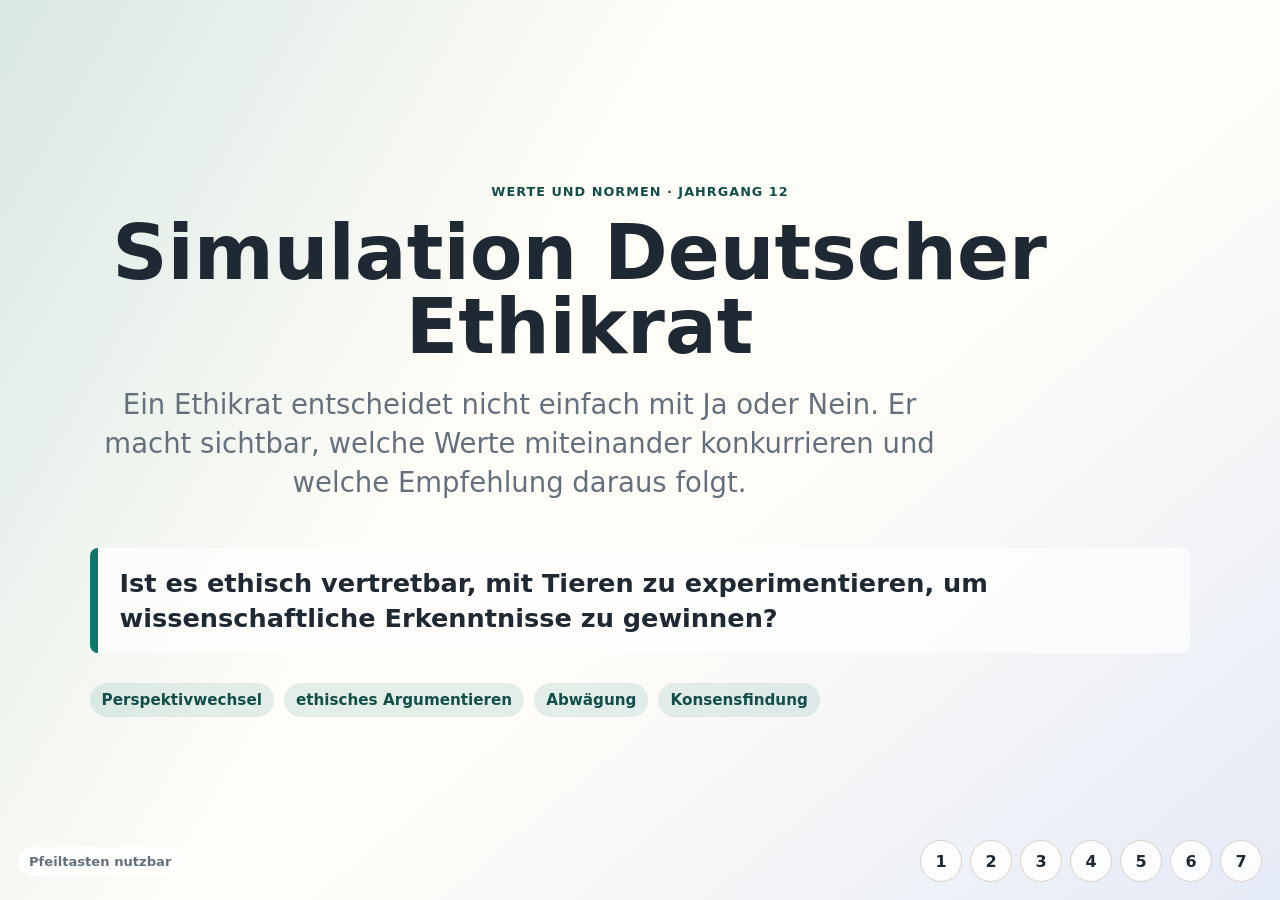
<file: praesentationen/ethikrat-tierversuche/index.html>
<!doctype html>
<html lang="de">
  <head>
    <meta charset="utf-8">
    <meta name="viewport" content="width=device-width, initial-scale=1">
    <title>Simulation Deutscher Ethikrat | Tierversuche</title>
    <style>
      :root {
        color-scheme: light;
        --bg: #f4f1ec;
        --paper: #fffdf8;
        --ink: #1f2933;
        --muted: #64707d;
        --line: #d8d2c8;
        --green: #0f766e;
        --green-dark: #134e4a;
        --blue: #2563eb;
        --red: #b42318;
        --gold: #b45309;
        --soft-green: #e8f3f1;
        --soft-blue: #eef4ff;
        --soft-red: #fff1ef;
        --soft-gold: #fff7e8;
      }

      * {
        box-sizing: border-box;
      }

      html,
      body {
        margin: 0;
        min-height: 100%;
      }

      body {
        font-family:
          Inter, ui-sans-serif, system-ui, -apple-system, BlinkMacSystemFont,
          "Segoe UI", sans-serif;
        background: var(--bg);
        color: var(--ink);
      }

      h1,
      h2,
      h3,
      p {
        margin-top: 0;
      }

      .slides {
        display: flex;
        width: 100vw;
        height: 100vh;
        overflow-x: auto;
        overflow-y: hidden;
        scroll-snap-type: x mandatory;
        scroll-behavior: smooth;
      }

      .slide {
        display: grid;
        flex: 0 0 100vw;
        min-width: 100vw;
        height: 100vh;
        padding: 6vh 7vw;
        scroll-snap-align: start;
        background: var(--paper);
      }

      .slide-inner {
        align-self: center;
        width: min(1120px, 100%);
      }

      .slide.center .slide-inner {
        justify-self: center;
        text-align: center;
      }

      .title-slide {
        background:
          linear-gradient(120deg, rgb(15 118 110 / 16%), transparent 38%),
          linear-gradient(320deg, rgb(37 99 235 / 12%), transparent 42%),
          var(--paper);
      }

      .contrast-slide {
        background: #172033;
        color: #ffffff;
      }

      .contrast-slide p,
      .contrast-slide li,
      .contrast-slide small {
        color: rgb(255 255 255 / 76%);
      }

      .soft-green {
        background: linear-gradient(90deg, var(--soft-green) 0 38%, var(--paper) 38% 100%);
      }

      .soft-blue {
        background: var(--soft-blue);
      }

      .soft-gold {
        background: var(--soft-gold);
      }

      .eyebrow {
        margin-bottom: 14px;
        color: var(--green-dark);
        font-size: clamp(0.78rem, 1vw, 0.95rem);
        font-weight: 850;
        letter-spacing: 0.08em;
        text-transform: uppercase;
      }

      .contrast-slide .eyebrow {
        color: #8dd8cf;
      }

      h1 {
        max-width: 980px;
        margin-bottom: 22px;
        font-size: clamp(3rem, 6vw, 6rem);
        line-height: 0.96;
        letter-spacing: 0;
      }

      h2 {
        margin-bottom: 24px;
        font-size: clamp(2rem, 4vw, 4.1rem);
        line-height: 1;
        letter-spacing: 0;
      }

      h3 {
        margin-bottom: 10px;
        font-size: clamp(1.12rem, 1.7vw, 1.45rem);
        line-height: 1.15;
      }

      p,
      li {
        color: var(--muted);
        font-size: clamp(1.05rem, 1.45vw, 1.35rem);
        line-height: 1.48;
      }

      .lead {
        max-width: 860px;
        color: var(--muted);
        font-size: clamp(1.35rem, 2.15vw, 2.1rem);
        line-height: 1.42;
      }

      .question {
        display: inline-block;
        margin-top: 18px;
        padding: 18px 22px;
        border-left: 8px solid var(--green);
        border-radius: 8px;
        background: rgb(255 255 255 / 72%);
        color: var(--ink);
        font-size: clamp(1.25rem, 2vw, 1.85rem);
        font-weight: 850;
        line-height: 1.35;
        text-align: left;
      }

      .meta-row {
        display: flex;
        flex-wrap: wrap;
        gap: 10px;
        margin-top: 30px;
      }

      .pill {
        display: inline-flex;
        align-items: center;
        min-height: 34px;
        padding: 0 12px;
        border-radius: 999px;
        background: rgb(15 118 110 / 11%);
        color: var(--green-dark);
        font-size: 0.95rem;
        font-weight: 850;
      }

      .grid {
        display: grid;
        gap: 16px;
      }

      .roles {
        grid-template-columns: repeat(3, minmax(0, 1fr));
        gap: 12px;
      }

      .two {
        grid-template-columns: repeat(2, minmax(0, 1fr));
      }

      .three {
        grid-template-columns: repeat(3, minmax(0, 1fr));
      }

      .card {
        min-height: 0;
        padding: 20px;
        border: 1px solid rgb(31 41 51 / 12%);
        border-radius: 8px;
        background: rgb(255 255 255 / 88%);
        box-shadow: 0 16px 38px rgb(31 41 51 / 8%);
      }

      .card strong {
        color: var(--ink);
      }

      .role {
        min-height: 214px;
      }

      .role h3 {
        color: var(--green-dark);
      }

      .label {
        display: block;
        margin: 12px 0 4px;
        color: var(--green-dark);
        font-size: 0.78rem;
        font-weight: 900;
        letter-spacing: 0.07em;
        text-transform: uppercase;
      }

      .card p,
      .card li {
        font-size: clamp(0.95rem, 1.22vw, 1.12rem);
        line-height: 1.42;
      }

      .card p {
        margin-bottom: 8px;
      }

      .card p:last-child,
      .card ul:last-child {
        margin-bottom: 0;
      }

      ul {
        display: grid;
        gap: 9px;
        margin: 0;
        padding-left: 1.15em;
      }

      .value-row {
        display: grid;
        grid-template-columns: minmax(0, 1fr) 80px minmax(0, 1fr);
        gap: 18px;
        align-items: center;
        margin-top: 24px;
      }

      .value-box {
        padding: 26px;
        border-radius: 8px;
        background: #ffffff;
        box-shadow: 0 18px 42px rgb(31 41 51 / 9%);
      }

      .value-box:first-child {
        border-top: 8px solid var(--blue);
      }

      .value-box:last-child {
        border-top: 8px solid var(--red);
      }

      .versus {
        display: grid;
        place-items: center;
        width: 70px;
        height: 70px;
        border-radius: 999px;
        background: #172033;
        color: #ffffff;
        font-weight: 950;
      }

      .protocol {
        display: grid;
        gap: 12px;
        margin-top: 8px;
      }

      .turn {
        display: grid;
        grid-template-columns: 178px minmax(0, 1fr);
        gap: 16px;
        padding: 11px 0;
        border-top: 1px solid rgb(255 255 255 / 16%);
      }

      .speaker {
        color: #ffffff;
        font-size: clamp(0.95rem, 1.15vw, 1.08rem);
        font-weight: 900;
        line-height: 1.25;
      }

      .turn p {
        margin: 0;
        font-size: clamp(0.9rem, 1.08vw, 1.04rem);
        line-height: 1.34;
      }

      mark {
        padding: 0 0.16em;
        border-radius: 4px;
        background: rgb(244 197 66 / 42%);
        color: inherit;
      }

      #folie-2 h2,
      #folie-3 h2,
      #folie-4 h2 {
        margin-bottom: 18px;
      }

      #folie-2 .role {
        min-height: 0;
        padding: 14px;
      }

      #folie-2 .role h3 {
        margin-bottom: 6px;
        font-size: clamp(0.98rem, 1.35vw, 1.16rem);
      }

      #folie-2 .label {
        margin: 7px 0 2px;
        font-size: 0.68rem;
      }

      #folie-2 .role p {
        margin-bottom: 0;
        font-size: clamp(0.82rem, 1vw, 0.94rem);
        line-height: 1.25;
      }

      #folie-3 .lead {
        font-size: clamp(1.1rem, 1.7vw, 1.45rem);
      }

      #folie-3 .value-box {
        padding: 20px;
      }

      #folie-3 .value-box li,
      #folie-3 .card p {
        font-size: clamp(0.9rem, 1.1vw, 1rem);
        line-height: 1.34;
      }

      #folie-3 .grid.three {
        margin-top: 16px;
      }

      #folie-4 .protocol {
        gap: 0;
      }

      .matrix {
        display: grid;
        grid-template-columns: minmax(0, 1fr) minmax(0, 1fr);
        gap: 18px;
        align-items: start;
      }

      .pro {
        border-top: 8px solid var(--green);
      }

      .contra {
        border-top: 8px solid var(--red);
      }

      .conflicts {
        grid-column: 1 / -1;
        border-top: 8px solid var(--gold);
        background: #ffffff;
      }

      .statement {
        display: grid;
        gap: 18px;
        margin-top: 10px;
      }

      .official {
        padding: 28px;
        border-left: 8px solid var(--green);
        border-radius: 8px;
        background: #ffffff;
        box-shadow: 0 18px 42px rgb(31 41 51 / 9%);
      }

      .official p {
        color: var(--ink);
        font-size: clamp(1.05rem, 1.45vw, 1.28rem);
      }

      .conditions {
        display: grid;
        grid-template-columns: repeat(3, minmax(0, 1fr));
        gap: 14px;
      }

      .conditions .card {
        background: rgb(255 255 255 / 72%);
      }

      .questions {
        display: grid;
        grid-template-columns: repeat(2, minmax(0, 1fr));
        gap: 16px;
        margin-top: 24px;
        padding: 0;
        list-style: none;
      }

      .questions li {
        min-height: 130px;
        padding: 22px;
        border-radius: 8px;
        background: #ffffff;
        color: var(--ink);
        box-shadow: 0 16px 38px rgb(31 41 51 / 8%);
      }

      .questions span {
        display: block;
        margin-bottom: 8px;
        color: var(--green);
        font-size: 0.86rem;
        font-weight: 950;
        letter-spacing: 0.07em;
        text-transform: uppercase;
      }

      .deck-nav {
        position: fixed;
        right: 18px;
        bottom: 18px;
        display: flex;
        gap: 8px;
      }

      .deck-nav a {
        display: grid;
        place-items: center;
        width: 42px;
        height: 42px;
        border: 1px solid var(--line);
        border-radius: 999px;
        background: rgb(255 255 255 / 86%);
        color: var(--ink);
        font-size: 1rem;
        font-weight: 850;
        text-decoration: none;
      }

      .slide-count {
        position: fixed;
        left: 18px;
        bottom: 24px;
        padding: 7px 11px;
        border-radius: 999px;
        background: rgb(255 255 255 / 86%);
        color: var(--muted);
        font-size: 0.82rem;
        font-weight: 800;
      }

      @media (max-width: 900px) {
        .slide {
          height: auto;
          min-height: 100vh;
          padding: 54px 24px 84px;
        }

        .slides {
          overflow-y: auto;
          align-items: stretch;
        }

        .roles,
        .two,
        .three,
        .matrix,
        .conditions,
        .questions,
        .value-row {
          grid-template-columns: 1fr;
        }

        .versus {
          justify-self: center;
          width: 58px;
          height: 58px;
        }

        .turn {
          grid-template-columns: 1fr;
          gap: 6px;
        }

        .deck-nav {
          right: 12px;
          bottom: 12px;
        }

        .deck-nav a {
          width: 36px;
          height: 36px;
        }
      }
    </style>
  </head>
  <body>
    <main class="slides" id="slides">
      <section class="slide title-slide center" id="folie-1">
        <div class="slide-inner">
          <p class="eyebrow">Werte und Normen · Jahrgang 12</p>
          <h1>Simulation Deutscher Ethikrat</h1>
          <p class="lead">
            Ein Ethikrat entscheidet nicht einfach mit Ja oder Nein. Er macht sichtbar,
            welche Werte miteinander konkurrieren und welche Empfehlung daraus folgt.
          </p>
          <div class="question">
            Ist es ethisch vertretbar, mit Tieren zu experimentieren, um wissenschaftliche
            Erkenntnisse zu gewinnen?
          </div>
          <div class="meta-row" aria-label="Schwerpunkte">
            <span class="pill">Perspektivwechsel</span>
            <span class="pill">ethisches Argumentieren</span>
            <span class="pill">Abwägung</span>
            <span class="pill">Konsensfindung</span>
          </div>
        </div>
      </section>

      <section class="slide soft-green" id="folie-2">
        <div class="slide-inner">
          <p class="eyebrow">Folie 2</p>
          <h2>Zusammensetzung des Ethikrats</h2>
          <div class="grid roles">
            <article class="card role">
              <h3>Vorsitz und Moderation</h3>
              <span class="label">Funktion</span>
              <p>Strukturiert die Beratung und achtet auf nachvollziehbare Begründungen.</p>
              <span class="label">Grundposition</span>
              <p>Ein Konsens ist nur tragfähig, wenn Einwände sichtbar bleiben.</p>
              <span class="label">Zentraler Wert</span>
              <p><strong>Urteilsbildung</strong></p>
            </article>
            <article class="card role">
              <h3>Biomedizinische Forschung</h3>
              <span class="label">Funktion</span>
              <p>Bewertet Nutzen, Grenzen und Alternativen im Forschungsprozess.</p>
              <span class="label">Grundposition</span>
              <p>Tierversuche können bei strenger Prüfung vertretbar sein.</p>
              <span class="label">Zentraler Wert</span>
              <p><strong>Heilungschancen</strong></p>
            </article>
            <article class="card role">
              <h3>Tierschutzethik</h3>
              <span class="label">Funktion</span>
              <p>Vertritt die moralische Berücksichtigung leidensfähiger Tiere.</p>
              <span class="label">Grundposition</span>
              <p>Leid darf nicht bloß als Forschungskosten verbucht werden.</p>
              <span class="label">Zentraler Wert</span>
              <p><strong>Leidvermeidung</strong></p>
            </article>
            <article class="card role">
              <h3>Patientenvertretung</h3>
              <span class="label">Funktion</span>
              <p>Bringt Perspektiven schwer erkrankter Menschen und Angehöriger ein.</p>
              <span class="label">Grundposition</span>
              <p>Forschung ist geboten, wenn realistische Therapien entstehen können.</p>
              <span class="label">Zentraler Wert</span>
              <p><strong>Menschenwürde</strong></p>
            </article>
            <article class="card role">
              <h3>Rechtswissenschaft</h3>
              <span class="label">Funktion</span>
              <p>Prüft Grundrechte, Schutzpflichten, Verhältnismäßigkeit und Verfahren.</p>
              <span class="label">Grundposition</span>
              <p>Erlaubnis nur bei klarer Rechtfertigung und unabhängiger Kontrolle.</p>
              <span class="label">Zentraler Wert</span>
              <p><strong>Verantwortung</strong></p>
            </article>
            <article class="card role">
              <h3>Theologische Ethik</h3>
              <span class="label">Funktion</span>
              <p>Fragt nach Schöpfungsverantwortung, Mitgeschöpflichkeit und Maßhalten.</p>
              <span class="label">Grundposition</span>
              <p>Tiere sind nicht Menschen, aber auch keine bloßen Mittel.</p>
              <span class="label">Zentraler Wert</span>
              <p><strong>Achtung vor Leben</strong></p>
            </article>
          </div>
        </div>
      </section>

      <section class="slide soft-blue" id="folie-3">
        <div class="slide-inner">
          <p class="eyebrow">Folie 3</p>
          <h2>Ausgangskonflikt</h2>
          <p class="lead">
            Die ethische Grundspannung liegt zwischen dem möglichen Nutzen für Menschen
            und dem tatsächlichen oder wahrscheinlichen Leiden von Tieren.
          </p>
          <div class="value-row">
            <article class="value-box">
              <h3>Wissenschaftlicher und medizinischer Nutzen</h3>
              <ul>
                <li>Entwicklung neuer Therapien und Medikamente</li>
                <li>Schutz menschlicher Versuchspersonen vor Risiken</li>
                <li>Erkenntnisse über Krankheiten, Organismen und Wirkmechanismen</li>
              </ul>
            </article>
            <div class="versus" aria-label="gegen">vs.</div>
            <article class="value-box">
              <h3>Moralischer Status leidensfähiger Tiere</h3>
              <ul>
                <li>Schmerz, Angst, Stress und Einschränkung natürlicher Lebensformen</li>
                <li>Gefahr, Tiere nur als Mittel zum Zweck zu behandeln</li>
                <li>Pflicht zu Schutz, Schonung und Alternativen</li>
              </ul>
            </article>
          </div>
          <div class="grid three" style="margin-top: 22px;">
            <article class="card">
              <h3>Konfliktwert 1</h3>
              <p><strong>Leidvermeidung</strong> gegen Erkenntnisinteresse</p>
            </article>
            <article class="card">
              <h3>Konfliktwert 2</h3>
              <p><strong>Menschenwohl</strong> gegen Achtung des Tieres</p>
            </article>
            <article class="card">
              <h3>Konfliktwert 3</h3>
              <p><strong>Forschungsfreiheit</strong> gegen Verantwortung und Kontrolle</p>
            </article>
          </div>
        </div>
      </section>

      <section class="slide contrast-slide" id="folie-4">
        <div class="slide-inner">
          <p class="eyebrow">Folie 4</p>
          <h2>Diskussionssimulation</h2>
          <div class="protocol" aria-label="Gesprächsprotokoll">
            <div class="turn">
              <div class="speaker">Vorsitz</div>
              <p>Wir prüfen nicht nur den Nutzen, sondern auch die Frage, ob die Mittel moralisch vertretbar sind. Entscheidend ist eine <mark>begründete Abwägung</mark>.</p>
            </div>
            <div class="turn">
              <div class="speaker">Biomedizinische Forschung</div>
              <p>Bestimmte Krankheitsprozesse lassen sich noch nicht vollständig ohne lebende Organismen untersuchen. Ein Verbot könnte Therapien verhindern, die Leid bei Menschen mindern.</p>
            </div>
            <div class="turn">
              <div class="speaker">Tierschutzethik</div>
              <p>Der Nutzen ist relevant, aber er löscht das Tierleid nicht aus. Gerade weil Tiere leidensfähig sind, muss jedes Experiment als moralisch problematisch gelten.</p>
            </div>
            <div class="turn">
              <div class="speaker">Patientenvertretung</div>
              <p>Ich verstehe den Einwand. Aber auch Patientinnen und Patienten erleben schweres Leid. Wenn ein Versuch realistische Heilungschancen eröffnet, darf diese Perspektive nicht fehlen.</p>
            </div>
            <div class="turn">
              <div class="speaker">Rechtswissenschaft</div>
              <p>Dann brauchen wir Kriterien: kein bloßes Interesse, sondern hoher Erkenntniswert, keine gleichwertige Alternative, möglichst geringe Belastung und unabhängige Genehmigung.</p>
            </div>
            <div class="turn">
              <div class="speaker">Theologische Ethik</div>
              <p>Diese Kriterien sind nötig, reichen aber nur, wenn der Grundsatz klar bleibt: Tiere sind Mitgeschöpfe. Die Ausnahme darf nicht zur Routine werden.</p>
            </div>
            <div class="turn">
              <div class="speaker">Vorsitz</div>
              <p>Ich halte fest: Ein möglicher Konsens liegt nicht im freien Erlauben, sondern in strengen Grenzen, Transparenz und der Pflicht, Alternativen aktiv zu entwickeln.</p>
            </div>
          </div>
        </div>
      </section>

      <section class="slide soft-gold" id="folie-5">
        <div class="slide-inner">
          <p class="eyebrow">Folie 5</p>
          <h2>Ethische Abwägung</h2>
          <div class="matrix">
            <article class="card pro">
              <h3>Pro-Argumente</h3>
              <ul>
                <li>Kann schwere Krankheiten besser verstehbar und behandelbar machen.</li>
                <li>Kann Risiken senken, bevor Verfahren am Menschen getestet werden.</li>
                <li>Kann ethisch geboten sein, wenn großes menschliches Leid vermeidbar wird.</li>
                <li>Ist nicht automatisch grenzenlos, sondern an Genehmigung und Kontrolle bindbar.</li>
              </ul>
            </article>
            <article class="card contra">
              <h3>Contra-Argumente</h3>
              <ul>
                <li>Tiere erfahren Schmerzen, Angst, Stress und Verlust von Lebensmöglichkeiten.</li>
                <li>Der Nutzen ist oft unsicher und nicht jedes Ergebnis auf Menschen übertragbar.</li>
                <li>Forschung kann Tiere auf ihre Verwertbarkeit reduzieren.</li>
                <li>Alternativen können zu spät entwickelt werden, wenn Tierversuche bequem verfügbar bleiben.</li>
              </ul>
            </article>
            <article class="card conflicts">
              <h3>Zentrale Wertekonflikte</h3>
              <div class="grid three">
                <p><strong>Nutzen</strong><br>gegen Schaden</p>
                <p><strong>Forschungsfreiheit</strong><br>gegen Schutzpflicht</p>
                <p><strong>Menschenwohl</strong><br>gegen Eigenwert des Tieres</p>
              </div>
            </article>
          </div>
        </div>
      </section>

      <section class="slide soft-green" id="folie-6">
        <div class="slide-inner">
          <p class="eyebrow">Folie 6</p>
          <h2>Gemeinsame Stellungnahme</h2>
          <div class="statement">
            <article class="official">
              <p>
                Der Ethikrat hält Tierversuche zur Gewinnung wissenschaftlicher Erkenntnisse
                nicht grundsätzlich für ethisch ausgeschlossen. Er bewertet sie jedoch nur
                dann als vertretbar, wenn ein erheblicher medizinischer oder wissenschaftlicher
                Erkenntniswert plausibel begründet ist und keine gleichwertige tierfreie
                Alternative zur Verfügung steht.
              </p>
              <p>
                Die Empfehlung lautet daher: Tierversuche dürfen nur als streng kontrollierte
                Ausnahme zugelassen werden. Der Schutz leidensfähiger Tiere, die Entwicklung
                alternativer Verfahren und eine transparente öffentliche Begründung müssen
                Vorrang vor bloßer Forschungsroutine haben.
              </p>
            </article>
            <div class="conditions">
              <article class="card">
                <h3>Bedingung 1</h3>
                <p><strong>Ersetzen:</strong> Tierfreie Methoden haben Vorrang, sobald sie vergleichbar geeignet sind.</p>
              </article>
              <article class="card">
                <h3>Bedingung 2</h3>
                <p><strong>Verringern:</strong> Zahl der Tiere und Belastung müssen so niedrig wie möglich bleiben.</p>
              </article>
              <article class="card">
                <h3>Bedingung 3</h3>
                <p><strong>Verbessern:</strong> Haltung, Verfahren und Abbruchkriterien müssen Leid konsequent begrenzen.</p>
              </article>
            </div>
            <article class="card">
              <h3>Minderheitenposition</h3>
              <p>Ein Teil des Rates lehnt belastende Versuche ab, wenn Tiere schweres Leid erfahren oder der erwartete Nutzen spekulativ bleibt.</p>
            </article>
          </div>
        </div>
      </section>

      <section class="slide title-slide" id="folie-7">
        <div class="slide-inner">
          <p class="eyebrow">Folie 7</p>
          <h2>Reflexionsfragen für den Kurs</h2>
          <ul class="questions">
            <li>
              <span>Rollenprüfung</span>
              Welche Rolle war für dich besonders überzeugend, und wodurch?
            </li>
            <li>
              <span>Wertegewichtung</span>
              Welche Werte wurden in der Stellungnahme höher gewichtet?
            </li>
            <li>
              <span>Konsens</span>
              War der gefundene Konsens überzeugend oder zu kompromisshaft?
            </li>
            <li>
              <span>Fehlende Perspektive</span>
              Welche Perspektive hätte der Ethikrat zusätzlich einbeziehen sollen?
            </li>
          </ul>
        </div>
      </section>
    </main>

    <nav class="deck-nav" aria-label="Foliennavigation">
      <a href="#folie-1" aria-label="Folie 1">1</a>
      <a href="#folie-2" aria-label="Folie 2">2</a>
      <a href="#folie-3" aria-label="Folie 3">3</a>
      <a href="#folie-4" aria-label="Folie 4">4</a>
      <a href="#folie-5" aria-label="Folie 5">5</a>
      <a href="#folie-6" aria-label="Folie 6">6</a>
      <a href="#folie-7" aria-label="Folie 7">7</a>
    </nav>
    <div class="slide-count" aria-hidden="true">Pfeiltasten nutzbar</div>

    <script>
      const slides = document.querySelector("#slides");
      const slideItems = [...document.querySelectorAll(".slide")];

      function currentSlideIndex() {
        const slideWidth = slides.clientWidth;
        return Math.round(slides.scrollLeft / slideWidth);
      }

      function goToSlide(index) {
        const nextIndex = Math.max(0, Math.min(slideItems.length - 1, index));
        slideItems[nextIndex].scrollIntoView({ behavior: "smooth", inline: "start" });
      }

      document.addEventListener("keydown", (event) => {
        if (event.key === "ArrowRight" || event.key === "PageDown") {
          event.preventDefault();
          goToSlide(currentSlideIndex() + 1);
        }

        if (event.key === "ArrowLeft" || event.key === "PageUp") {
          event.preventDefault();
          goToSlide(currentSlideIndex() - 1);
        }

        if (event.key === "Home") {
          event.preventDefault();
          goToSlide(0);
        }

        if (event.key === "End") {
          event.preventDefault();
          goToSlide(slideItems.length - 1);
        }
      });
    </script>
  </body>
</html>
</file>
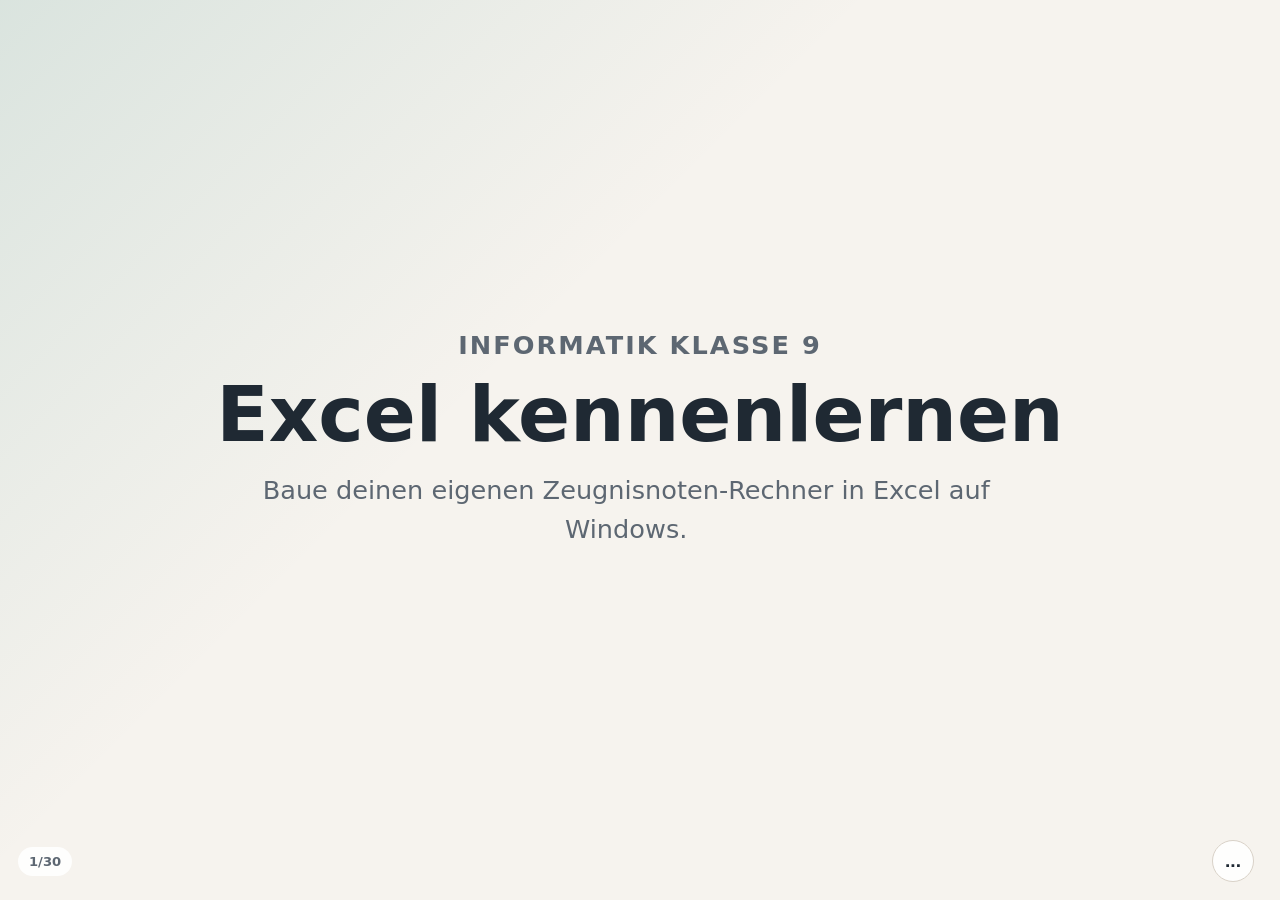
<file: praesentationen/excel-notenrechner-klasse-9/index.html>
<!doctype html>
<html lang="de">
  <head>
    <meta charset="utf-8">
    <meta name="viewport" content="width=device-width, initial-scale=1">
    <title>Excel kennenlernen: Zeugnisnoten-Rechner</title>
    <link rel="stylesheet" href="../../assets/styles.css">
    <style>
      .excel-grid {
        display: grid;
        grid-template-columns: repeat(3, minmax(0, 1fr));
        gap: 18px;
        margin-top: 30px;
      }

      .excel-card,
      .task-card,
      .hint-card,
      .check-card {
        border-radius: 8px;
        background: #ffffff;
        box-shadow: 0 18px 45px rgb(31 41 51 / 9%);
      }

      .excel-card {
        padding: 24px;
      }

      .excel-card strong {
        display: block;
        margin-bottom: 10px;
        color: var(--accent-dark);
        font-size: clamp(1.1rem, 1.8vw, 1.6rem);
      }

      .excel-card span,
      .excel-card code {
        color: var(--muted);
        font-size: clamp(1rem, 1.4vw, 1.2rem);
        line-height: 1.45;
      }

      .task-stack {
        display: grid;
        gap: 18px;
        margin-top: 28px;
      }

      .task-card,
      .hint-card,
      .check-card {
        padding: 22px 26px;
      }

      .task-card {
        border-left: 8px solid var(--accent);
      }

      .hint-card {
        border-left: 8px solid var(--blue);
        background: #f8fbff;
      }

      .check-card {
        border-left: 8px solid var(--gold);
        background: #fffbf2;
      }

      .task-card h3,
      .hint-card h3,
      .check-card h3 {
        margin-bottom: 10px;
        font-size: clamp(1.15rem, 1.8vw, 1.55rem);
      }

      .task-card p,
      .hint-card p,
      .check-card p,
      .task-card li,
      .hint-card li,
      .check-card li {
        font-size: clamp(1rem, 1.35vw, 1.2rem);
      }

      .formula {
        display: inline-block;
        padding: 0.1em 0.35em;
        border-radius: 6px;
        background: #eef5f3;
        color: var(--accent-dark);
        font-family: ui-monospace, SFMono-Regular, Menlo, Consolas, monospace;
        font-weight: 800;
      }

      .mini-table {
        width: 100%;
        margin-top: 24px;
        border-collapse: collapse;
        overflow: hidden;
        border-radius: 8px;
        background: #ffffff;
        box-shadow: 0 18px 45px rgb(31 41 51 / 9%);
      }

      .mini-table th,
      .mini-table td {
        padding: 14px 16px;
        border: 1px solid var(--line);
        color: var(--ink);
        font-size: clamp(0.95rem, 1.2vw, 1.15rem);
        text-align: left;
      }

      .mini-table th {
        background: #e7f2f0;
        color: var(--accent-dark);
      }

      .level-row {
        display: grid;
        gap: 14px;
        margin-top: 28px;
      }

      .level {
        display: grid;
        grid-template-columns: 140px minmax(0, 1fr);
        gap: 18px;
        align-items: start;
        padding: 18px 22px;
        border-radius: 8px;
        background: #ffffff;
        box-shadow: 0 18px 45px rgb(31 41 51 / 8%);
      }

      .level strong {
        color: var(--warm);
        font-size: clamp(1rem, 1.4vw, 1.25rem);
      }

      .level span {
        color: var(--muted);
        font-size: clamp(1rem, 1.35vw, 1.2rem);
        line-height: 1.45;
      }

      .excel-deck .slide {
        overflow-y: auto;
        overscroll-behavior: contain;
      }

      .excel-deck .slide-inner {
        align-self: start;
      }

      .excel-deck .slide.title .slide-inner {
        align-self: center;
      }

      @media (max-width: 900px) {
        .excel-grid,
        .stat-grid {
          grid-template-columns: 1fr;
        }

        .level {
          grid-template-columns: 1fr;
        }
      }
    </style>
  </head>
  <body class="deck excel-deck">
    <main class="slides" id="slides" data-deck aria-label="Excel kennenlernen: Zeugnisnoten-Rechner Klasse 9">
      <section class="slide title center" id="folie-1">
        <div class="slide-inner">
          <p class="eyebrow">Informatik Klasse 9</p>
          <h1>Excel kennenlernen</h1>
          <p class="lead">Baue deinen eigenen Zeugnisnoten-Rechner in Excel auf Windows.</p>
        </div>
      </section>

      <section class="slide agenda" id="folie-2">
        <div class="slide-inner wide">
          <p class="eyebrow">Lernziele</p>
          <h2>Was du am Ende kannst</h2>
          <ol class="agenda-list">
            <li>
              <span>1</span>
              <div>
                <strong>Tabellen strukturieren</strong>
                <small>Du legst Daten so ab, dass Excel sinnvoll damit arbeiten kann.</small>
              </div>
            </li>
            <li>
              <span>2</span>
              <div>
                <strong>Formeln und Funktionen nutzen</strong>
                <small>Du berechnest Durchschnitt, beste Note, schlechteste Note und Anzahl.</small>
              </div>
            </li>
            <li>
              <span>3</span>
              <div>
                <strong>Ergebnisse darstellen und prüfen</strong>
                <small>Du formatierst Daten, findest typische Fehler und probierst eine Challenge.</small>
              </div>
            </li>
          </ol>
        </div>
      </section>

      <section class="slide content" id="folie-3">
        <div class="slide-inner wide">
          <p class="eyebrow">Orientierung</p>
          <h2>Was ist Excel?</h2>
          <p class="lead">Excel ist eine Tabellenkalkulation: Du sammelst Daten, rechnest mit ihnen und stellst Ergebnisse dar.</p>
          <div class="excel-grid">
            <article class="excel-card">
              <strong>Daten sammeln</strong>
              <span>Noten, Umfrageantworten, Einnahmen, Messwerte oder Spielergebnisse.</span>
            </article>
            <article class="excel-card">
              <strong>Berechnen</strong>
              <span>Summen, Durchschnitte, Vergleiche und automatische Auswertungen.</span>
            </article>
            <article class="excel-card">
              <strong>Darstellen</strong>
              <span>Tabellen, Farben, Sortierungen und Diagramme machen Daten lesbar.</span>
            </article>
          </div>
        </div>
      </section>

      <section class="slide content" id="folie-4">
        <div class="slide-inner wide">
          <p class="eyebrow">Excel-Oberfläche</p>
          <h2>Die wichtigsten Begriffe</h2>
          <div class="excel-grid">
            <article class="excel-card">
              <strong>Arbeitsmappe</strong>
              <span>Die ganze Excel-Datei, zum Beispiel <code>notenrechner-mia.xlsx</code>.</span>
            </article>
            <article class="excel-card">
              <strong>Tabellenblatt</strong>
              <span>Eine einzelne Seite in der Arbeitsmappe. Unten findest du die Blattregister.</span>
            </article>
            <article class="excel-card">
              <strong>Zelle</strong>
              <span>Ein einzelnes Feld. Jede Zelle hat eine Adresse wie <code>B3</code>.</span>
            </article>
          </div>
          <div class="task-stack">
            <article class="hint-card">
              <h3>Wenn du nicht weiterkommst</h3>
              <p>Öffne Excel auf Windows und wähle <strong>Leere Arbeitsmappe</strong>.</p>
            </article>
          </div>
        </div>
      </section>

      <section class="slide split" id="folie-5">
        <div class="slide-inner wide">
          <p class="eyebrow">Zelladressen</p>
          <h2>Spalte plus Zeile</h2>
          <p class="lead">Die Adresse <span class="formula">B3</span> bedeutet: Spalte B, Zeile 3.</p>
          <div class="task-stack">
            <article class="task-card">
              <h3>Auftrag</h3>
              <p>Klicke nacheinander einige Zellen an und lies links oben im Namensfeld die Zelladresse ab.</p>
            </article>
            <article class="check-card">
              <h3>Denkfrage</h3>
              <p>Warum ist eine eindeutige Zelladresse praktisch, wenn Excel mit Daten rechnen soll?</p>
            </article>
          </div>
        </div>
      </section>

      <section class="slide content" id="folie-6">
        <div class="slide-inner wide">
          <p class="eyebrow">Datei vorbereiten</p>
          <h2>Speichere deine Arbeitsmappe</h2>
          <div class="task-stack">
            <article class="task-card">
              <h3>Auftrag</h3>
              <p>Speichere deine Datei mit einem sinnvollen Namen, zum Beispiel <span class="formula">notenrechner-vorname.xlsx</span>.</p>
            </article>
            <article class="hint-card">
              <h3>Wenn du nicht weiterkommst</h3>
              <p>Klicke auf <strong>Datei</strong> &gt; <strong>Speichern unter</strong> &gt; wähle deinen Ordner &gt; gib den Dateinamen ein &gt; <strong>Speichern</strong>.</p>
            </article>
          </div>
        </div>
      </section>

      <section class="slide content" id="folie-7">
        <div class="slide-inner wide">
          <p class="eyebrow">Datenmodell</p>
          <h2>Lege deine Tabelle an</h2>
          <table class="mini-table" aria-label="Beispieltabelle mit Fach und Note">
            <thead>
              <tr>
                <th>Fach</th>
                <th>Note</th>
              </tr>
            </thead>
            <tbody>
              <tr>
                <td>Deutsch</td>
                <td></td>
              </tr>
              <tr>
                <td>Mathematik</td>
                <td></td>
              </tr>
              <tr>
                <td>Englisch</td>
                <td></td>
              </tr>
            </tbody>
          </table>
          <div class="task-stack">
            <article class="task-card">
              <h3>Auftrag</h3>
              <p>Schreibe in <span class="formula">A1</span> die Überschrift <strong>Fach</strong> und in <span class="formula">B1</span> die Überschrift <strong>Note</strong>.</p>
            </article>
            <article class="hint-card">
              <h3>Wenn du nicht weiterkommst</h3>
              <p>Klicke in <span class="formula">A1</span>, tippe <strong>Fach</strong>, drücke <strong>Tab</strong>, tippe <strong>Note</strong>.</p>
            </article>
          </div>
        </div>
      </section>

      <section class="slide content" id="folie-8">
        <div class="slide-inner wide">
          <p class="eyebrow">Daten eintragen</p>
          <h2>Fächer ergänzen</h2>
          <div class="task-stack">
            <article class="task-card">
              <h3>Auftrag</h3>
              <p>Trage mindestens acht Fächer ein. Nutze deine echten Fächer oder die Beispiele unten.</p>
            </article>
          </div>
          <div class="excel-grid">
            <article class="excel-card"><strong>Beispiele 1</strong><span>Deutsch, Mathematik, Englisch</span></article>
            <article class="excel-card"><strong>Beispiele 2</strong><span>Biologie, Geschichte, Sport</span></article>
            <article class="excel-card"><strong>Beispiele 3</strong><span>Kunst, Musik, Informatik</span></article>
          </div>
        </div>
      </section>

      <section class="slide content" id="folie-9">
        <div class="slide-inner wide">
          <p class="eyebrow">Datenqualität</p>
          <h2>Noten eintragen</h2>
          <div class="task-stack">
            <article class="task-card">
              <h3>Auftrag</h3>
              <p>Trage Beispielnoten von <span class="formula">1</span> bis <span class="formula">6</span> ein. Die Noten dürfen erfunden sein.</p>
            </article>
            <article class="check-card">
              <h3>Denkfrage</h3>
              <p>Warum sollte in der Spalte <strong>Note</strong> nur eine Zahl stehen und kein Text wie <strong>gut</strong>?</p>
            </article>
            <article class="hint-card">
              <h3>Wenn du nicht weiterkommst</h3>
              <p>Klicke in <span class="formula">B2</span>, tippe eine Note, drücke <strong>Enter</strong> und wiederhole das bis zur letzten Fachzeile.</p>
            </article>
          </div>
        </div>
      </section>

      <section class="slide content" id="folie-10">
        <div class="slide-inner wide">
          <p class="eyebrow">Lesbarkeit</p>
          <h2>Formatiere deine Tabelle</h2>
          <div class="task-stack">
            <article class="task-card">
              <h3>Auftrag</h3>
              <p>Mach deine Tabelle übersichtlich: Überschriften fett, Spalten passend breit, Rahmen setzen, Noten zentrieren.</p>
            </article>
            <article class="hint-card">
              <h3>Wenn du nicht weiterkommst</h3>
              <p>Fett: <span class="formula">A1:B1</span> markieren &gt; Register <strong>Start</strong> &gt; <strong>F</strong>. Rahmen: Bereich markieren &gt; <strong>Start</strong> &gt; Rahmen-Symbol.</p>
              <p>Spaltenbreite: Doppelklick auf die Grenze zwischen den Spaltenbuchstaben. Zentrieren: Notenzellen markieren &gt; <strong>Start</strong> &gt; Zentrieren-Symbol.</p>
            </article>
          </div>
        </div>
      </section>

      <section class="slide content" id="folie-11">
        <div class="slide-inner wide">
          <p class="eyebrow">Formelprinzip</p>
          <h2>Formeln beginnen mit =</h2>
          <p class="lead">Excel erkennt eine Rechnung daran, dass sie mit einem Gleichheitszeichen beginnt.</p>
          <div class="task-stack">
            <article class="task-card">
              <h3>Auftrag</h3>
              <p>Teste in einer freien Zelle die Formel <span class="formula">=2+3</span>.</p>
            </article>
            <article class="hint-card">
              <h3>Wenn du nicht weiterkommst</h3>
              <p>Klicke zum Beispiel in <span class="formula">D2</span>, tippe <span class="formula">=2+3</span> und drücke <strong>Enter</strong>.</p>
            </article>
          </div>
        </div>
      </section>

      <section class="slide content" id="folie-12">
        <div class="slide-inner wide">
          <p class="eyebrow">Zellbezüge</p>
          <h2>Rechne mit Zellen</h2>
          <p class="lead">Eine Formel kann direkt auf Zellen zeigen. Dann bleibt sie mit den Daten verbunden.</p>
          <div class="task-stack">
            <article class="task-card">
              <h3>Auftrag</h3>
              <p>Schreibe zwei Zahlen in freie Zellen und addiere sie mit Zellbezug.</p>
            </article>
            <article class="hint-card">
              <h3>Wenn du nicht weiterkommst</h3>
              <p>Schreibe <span class="formula">2</span> in <span class="formula">D2</span>, <span class="formula">3</span> in <span class="formula">D3</span> und in <span class="formula">D4</span> die Formel <span class="formula">=D2+D3</span>.</p>
            </article>
            <article class="check-card">
              <h3>Check</h3>
              <p>Ändere <span class="formula">D2</span>. Verändert sich das Ergebnis in <span class="formula">D4</span>?</p>
            </article>
          </div>
        </div>
      </section>

      <section class="slide content" id="folie-13">
        <div class="slide-inner wide">
          <p class="eyebrow">Funktion</p>
          <h2>Durchschnitt berechnen</h2>
          <p class="lead">Die Funktion <span class="formula">MITTELWERT</span> berechnet den Durchschnitt eines Zellbereichs.</p>
          <div class="task-stack">
            <article class="task-card">
              <h3>Auftrag</h3>
              <p>Berechne unter deinen Noten die Durchschnittsnote mit <span class="formula">=MITTELWERT(B2:B9)</span>.</p>
            </article>
            <article class="hint-card">
              <h3>Wenn du nicht weiterkommst</h3>
              <p>Klicke unter die letzte Note, zum Beispiel in <span class="formula">B10</span>. Tippe <span class="formula">=MITTELWERT(B2:B9)</span> und drücke <strong>Enter</strong>.</p>
            </article>
          </div>
        </div>
      </section>

      <section class="slide content" id="folie-14">
        <div class="slide-inner wide">
          <p class="eyebrow">Bereiche</p>
          <h2>Was bedeutet B2:B9?</h2>
          <p class="lead">Der Doppelpunkt beschreibt einen Bereich: von der ersten bis zur letzten Zelle.</p>
          <div class="excel-grid">
            <article class="excel-card"><strong>B2:B9</strong><span>Alle Zellen von B2 bis B9.</span></article>
            <article class="excel-card"><strong>A1:C1</strong><span>Die Zellen A1, B1 und C1 in einer Zeile.</span></article>
            <article class="excel-card"><strong>A1:C5</strong><span>Ein rechteckiger Bereich über mehrere Zeilen und Spalten.</span></article>
          </div>
          <div class="task-stack">
            <article class="check-card">
              <h3>Kontrollfrage</h3>
              <p>Welcher Bereich enthält alle Noten in deiner eigenen Tabelle?</p>
            </article>
          </div>
        </div>
      </section>

      <section class="slide content" id="folie-15">
        <div class="slide-inner wide">
          <p class="eyebrow">Automatik</p>
          <h2>Teste das Neuberechnen</h2>
          <div class="task-stack">
            <article class="task-card">
              <h3>Auftrag</h3>
              <p>Ändere eine Note und beobachte, ob sich der Durchschnitt automatisch verändert.</p>
            </article>
            <article class="check-card">
              <h3>Check</h3>
              <p>Wenn sich nichts verändert: Prüfe, ob deine Durchschnittsformel auf die richtige Notenspalte zeigt.</p>
            </article>
            <article class="hint-card">
              <h3>Wenn du nicht weiterkommst</h3>
              <p>Klicke die Durchschnittszelle an. In der Bearbeitungsleiste oben siehst du die Formel und kannst den Bereich korrigieren.</p>
            </article>
          </div>
        </div>
      </section>

      <section class="slide split" id="folie-16">
        <div class="slide-inner wide">
          <p class="eyebrow">Fehlersuche</p>
          <h2>Typische Fehler finden</h2>
          <ul>
            <li>Eine Note steht außerhalb des Formelbereichs.</li>
            <li>Eine Note wurde als Text eingetragen.</li>
            <li>Die Formel steht mitten im Notenbereich.</li>
            <li>Die Durchschnittszelle wurde versehentlich mitgerechnet.</li>
          </ul>
          <div class="task-stack">
            <article class="task-card">
              <h3>Auftrag</h3>
              <p>Prüfe deine Formel und korrigiere mindestens einen möglichen Fehler bewusst.</p>
            </article>
          </div>
        </div>
      </section>

      <section class="slide content" id="folie-17">
        <div class="slide-inner wide">
          <p class="eyebrow">Weitere Funktionen</p>
          <h2>Beste und schlechteste Note</h2>
          <div class="task-stack">
            <article class="task-card">
              <h3>Auftrag</h3>
              <p>Ergänze zwei Zeilen: <strong>Beste Note</strong> und <strong>Schlechteste Note</strong>.</p>
            </article>
            <article class="hint-card">
              <h3>Wenn du nicht weiterkommst</h3>
              <p>Beste Note, wenn 1 die beste Note ist: <span class="formula">=MIN(B2:B9)</span></p>
              <p>Schlechteste Note: <span class="formula">=MAX(B2:B9)</span></p>
            </article>
          </div>
        </div>
      </section>

      <section class="slide content" id="folie-18">
        <div class="slide-inner wide">
          <p class="eyebrow">Zählen</p>
          <h2>Anzahl der Noten</h2>
          <p class="lead">Die Funktion <span class="formula">ANZAHL</span> zählt, wie viele Zahlen in einem Bereich stehen.</p>
          <div class="task-stack">
            <article class="task-card">
              <h3>Auftrag</h3>
              <p>Ergänze eine Zeile <strong>Anzahl Noten</strong> und berechne, wie viele Noten eingetragen sind.</p>
            </article>
            <article class="hint-card">
              <h3>Wenn du nicht weiterkommst</h3>
              <p>Nutze die Formel <span class="formula">=ANZAHL(B2:B9)</span>.</p>
            </article>
          </div>
        </div>
      </section>

      <section class="slide content" id="folie-19">
        <div class="slide-inner wide">
          <p class="eyebrow">Automatische Gestaltung</p>
          <h2>Bedingte Formatierung</h2>
          <p class="lead">Excel kann Zellen automatisch einfärben, wenn eine Regel erfüllt ist.</p>
          <div class="task-stack">
            <article class="task-card">
              <h3>Auftrag</h3>
              <p>Markiere gute und schwache Noten automatisch farbig.</p>
            </article>
            <article class="hint-card">
              <h3>Wenn du nicht weiterkommst</h3>
              <p>Markiere die Noten &gt; <strong>Start</strong> &gt; <strong>Bedingte Formatierung</strong> &gt; <strong>Regeln zum Hervorheben von Zellen</strong> oder <strong>Neue Regel</strong>.</p>
              <p>Vorschlag: kleiner oder gleich 2 grün, zwischen 3 und 4 gelb, größer oder gleich 5 rot.</p>
            </article>
          </div>
        </div>
      </section>

      <section class="slide content" id="folie-20">
        <div class="slide-inner wide">
          <p class="eyebrow">Darstellung</p>
          <h2>Diagramm erstellen</h2>
          <div class="task-stack">
            <article class="task-card">
              <h3>Auftrag</h3>
              <p>Erstelle ein Säulendiagramm oder Balkendiagramm aus Fächern und Noten.</p>
            </article>
            <article class="hint-card">
              <h3>Wenn du nicht weiterkommst</h3>
              <p>Markiere <span class="formula">A1:B9</span> &gt; <strong>Einfügen</strong> &gt; <strong>Säulendiagramm</strong> oder <strong>Balkendiagramm</strong>.</p>
            </article>
            <article class="check-card">
              <h3>Reflexion</h3>
              <p>Ist ein Diagramm bei Noten hilfreich? Was erkennt man schnell, was eher nicht?</p>
            </article>
          </div>
        </div>
      </section>

      <section class="slide content" id="folie-21">
        <div class="slide-inner wide">
          <p class="eyebrow">Challenge 1</p>
          <h2>Gewichteter Durchschnitt</h2>
          <table class="mini-table" aria-label="Tabelle mit Gewichtung">
            <thead>
              <tr>
                <th>Fach</th>
                <th>Note</th>
                <th>Gewichtung</th>
              </tr>
            </thead>
            <tbody>
              <tr>
                <td>Deutsch</td>
                <td>2</td>
                <td>2</td>
              </tr>
              <tr>
                <td>Biologie</td>
                <td>3</td>
                <td>1</td>
              </tr>
            </tbody>
          </table>
          <div class="task-stack">
            <article class="task-card">
              <h3>Auftrag</h3>
              <p>Ergänze eine Spalte <strong>Gewichtung</strong>. Hauptfächer zählen doppelt, andere Fächer einfach.</p>
            </article>
            <article class="check-card">
              <h3>Leitfragen</h3>
              <p>Welche Fächer sollen stärker zählen? Welche Zahl steht für einfache Gewichtung, welche für doppelte Gewichtung?</p>
            </article>
            <article class="hint-card">
              <h3>Wenn du nicht weiterkommst</h3>
              <p>Schreibe in <span class="formula">C1</span> die Überschrift <strong>Gewichtung</strong>. Nutze dann <span class="formula">=SUMMENPRODUKT(B2:B9;C2:C9)/SUMME(C2:C9)</span>.</p>
              <p>Denke so: Jede Note wird zuerst mit ihrer Gewichtung multipliziert. Danach wird durch die Summe aller Gewichtungen geteilt.</p>
            </article>
          </div>
        </div>
      </section>

      <section class="slide content" id="folie-22">
        <div class="slide-inner wide">
          <p class="eyebrow">Challenge 2</p>
          <h2>Notenverbesserungs-Simulator</h2>
          <p class="lead">Teste Was-wäre-wenn-Fragen: Wie verändert eine zusätzliche Leistung deinen Durchschnitt?</p>
          <div class="task-stack">
            <article class="task-card">
              <h3>Basis-Auftrag</h3>
              <p>Füge eine Zeile <strong>nächste Leistung</strong> hinzu. Trage verschiedene mögliche Noten ein und beobachte den neuen Durchschnitt.</p>
            </article>
            <article class="task-card">
              <h3>Challenge-Auftrag</h3>
              <p>Erstelle eine kleine Szenariotabelle mit <strong>mögliche neue Note</strong> und <strong>neuer Durchschnitt</strong>.</p>
            </article>
            <article class="check-card">
              <h3>Leitfragen</h3>
              <p>Welche neue Note möchtest du testen? Wird die neue Leistung wie ein normales Fach gezählt oder gehört sie zu einem bestimmten Fach?</p>
            </article>
            <article class="hint-card">
              <h3>Wenn du nicht weiterkommst</h3>
              <p>Kopiere deine Durchschnittsformel in mehrere Zeilen und passe jeweils die zusätzliche Note an. Vergleiche die Ergebnisse.</p>
              <p>Starte mit drei Szenarien: neue Note <span class="formula">1</span>, <span class="formula">3</span> und <span class="formula">5</span>. Beschreibe danach in einem Satz, was sich verändert.</p>
            </article>
          </div>
        </div>
      </section>

      <section class="slide content" id="folie-23">
        <div class="slide-inner wide">
          <p class="eyebrow">Challenge 3</p>
          <h2>Rückmeldung mit WENN</h2>
          <p class="lead">Mit <span class="formula">WENN</span> kann Excel abhängig von einer Bedingung verschiedene Texte ausgeben.</p>
          <div class="task-stack">
            <article class="task-card">
              <h3>Auftrag</h3>
              <p>Gib automatisch eine Rückmeldung zu deinem Durchschnitt aus.</p>
            </article>
            <article class="check-card">
              <h3>Leitfragen</h3>
              <p>Welche Grenze ist sinnvoll? Welche Rückmeldung soll erscheinen, wenn die Bedingung stimmt? Welche, wenn sie nicht stimmt?</p>
            </article>
            <article class="hint-card">
              <h3>Wenn du nicht weiterkommst</h3>
              <p>Wenn dein Durchschnitt in <span class="formula">B10</span> steht, teste: <span class="formula">=WENN(B10&lt;=2,5;"starker Durchschnitt";"weiter verbessern")</span></p>
              <p>Aufbau: <span class="formula">=WENN(Bedingung;"Text wenn wahr";"Text wenn falsch")</span></p>
            </article>
            <article class="check-card">
              <h3>Denkfrage</h3>
              <p>Welche Grenze würdest du für eine andere Rückmeldung wählen? Begründe deine Regel.</p>
            </article>
          </div>
        </div>
      </section>

      <section class="slide agenda" id="folie-24">
        <div class="slide-inner wide">
          <p class="eyebrow">Wahlaufgaben</p>
          <h2>So planst du deine Erweiterung</h2>
          <div class="level-row">
            <div class="level">
              <strong>1. Thema</strong>
              <span>Was möchtest du auswerten: Geld, Umfrage, Turnier, Lernzeit oder eine eigene Idee?</span>
            </div>
            <div class="level">
              <strong>2. Spalten</strong>
              <span>Welche Spalten brauche ich? Jede Spalte sollte genau eine Art von Information enthalten.</span>
            </div>
            <div class="level">
              <strong>3. Auswertung</strong>
              <span>Welche Formel passt? Nutze mindestens eine Rechnung und eine Darstellung.</span>
            </div>
          </div>
          <div class="task-stack">
            <article class="check-card">
              <h3>Planungsschritte</h3>
              <p>Skizziere zuerst auf Papier oder in freien Excel-Zellen: Überschriften, Beispieldaten, Formel und gewünschtes Diagramm.</p>
            </article>
          </div>
        </div>
      </section>

      <section class="slide content" id="folie-25">
        <div class="slide-inner wide">
          <p class="eyebrow">Wahlaufgabe A</p>
          <h2>Taschengeld-Planer</h2>
          <table class="mini-table" aria-label="Spalten fuer Taschengeld-Planer">
            <thead>
              <tr>
                <th>Datum</th>
                <th>Beschreibung</th>
                <th>Einnahme</th>
                <th>Ausgabe</th>
                <th>Restbetrag</th>
              </tr>
            </thead>
          </table>
          <div class="task-stack">
            <article class="check-card">
              <h3>Leitfragen</h3>
              <p>Welche Einnahmen gibt es? Welche Ausgaben sind regelmäßig? Welche Aussage soll dein Diagramm zeigen?</p>
            </article>
            <article class="hint-card">
              <h3>Wenn du nicht weiterkommst</h3>
              <p>Nutze für die Gesamteinnahmen <span class="formula">=SUMME(C2:C10)</span>, für die Gesamtausgaben <span class="formula">=SUMME(D2:D10)</span> und für den Restbetrag Einnahmen minus Ausgaben.</p>
              <p>Diagrammidee: Vergleiche Einnahmen und Ausgaben als Säulendiagramm.</p>
            </article>
          </div>
        </div>
      </section>

      <section class="slide content" id="folie-26">
        <div class="slide-inner wide">
          <p class="eyebrow">Wahlaufgabe B</p>
          <h2>Klassenumfrage</h2>
          <table class="mini-table" aria-label="Spalten fuer Klassenumfrage">
            <thead>
              <tr>
                <th>Name oder Nummer</th>
                <th>Antwort</th>
                <th>Kategorie</th>
              </tr>
            </thead>
          </table>
          <div class="task-stack">
            <article class="check-card">
              <h3>Leitfragen</h3>
              <p>Welche Frage ist eindeutig beantwortbar? Welche Antwortmöglichkeiten gibt es? Welche Antwort soll gezählt werden?</p>
            </article>
            <article class="hint-card">
              <h3>Wenn du nicht weiterkommst</h3>
              <p>Beispielfrage: <strong>Wie kommst du zur Schule?</strong> Antwortmöglichkeiten: Bus, Fahrrad, zu Fuß, Auto.</p>
              <p>Eine Antwort zählen: <span class="formula">=ZÄHLENWENN(B2:B30;"Bus")</span>. Diagrammidee: Kreisdiagramm oder Säulendiagramm der Antwortzahlen.</p>
            </article>
          </div>
        </div>
      </section>

      <section class="slide content" id="folie-27">
        <div class="slide-inner wide">
          <p class="eyebrow">Wahlaufgabe C</p>
          <h2>Sportturnier-Tabelle</h2>
          <table class="mini-table" aria-label="Spalten fuer Sportturnier-Tabelle">
            <thead>
              <tr>
                <th>Team</th>
                <th>Siege</th>
                <th>Unentschieden</th>
                <th>Niederlagen</th>
                <th>Punkte gesamt</th>
              </tr>
            </thead>
          </table>
          <div class="task-stack">
            <article class="check-card">
              <h3>Leitfragen</h3>
              <p>Wie viele Punkte gibt es für Sieg, Unentschieden und Niederlage? Nach welcher Spalte soll die Rangliste sortiert werden?</p>
            </article>
            <article class="hint-card">
              <h3>Wenn du nicht weiterkommst</h3>
              <p>Bei 3 Punkten für Sieg und 1 Punkt für Unentschieden: <span class="formula">=B2*3+C2*1</span>.</p>
              <p>Sortieren: Tabelle markieren &gt; <strong>Daten</strong> &gt; <strong>Sortieren</strong> &gt; nach <strong>Punkte gesamt</strong> absteigend.</p>
            </article>
          </div>
        </div>
      </section>

      <section class="slide content" id="folie-28">
        <div class="slide-inner wide">
          <p class="eyebrow">Wahlaufgabe D</p>
          <h2>Lernzeit-Tracker</h2>
          <table class="mini-table" aria-label="Spalten fuer Lernzeit-Tracker">
            <thead>
              <tr>
                <th>Fach</th>
                <th>Montag</th>
                <th>Dienstag</th>
                <th>Mittwoch</th>
                <th>Wochensumme</th>
              </tr>
            </thead>
          </table>
          <div class="task-stack">
            <article class="check-card">
              <h3>Leitfragen</h3>
              <p>Erfasst du Minuten oder Stunden? Vergleichst du Fächer, Wochentage oder deine gesamte Lernzeit?</p>
            </article>
            <article class="hint-card">
              <h3>Wenn du nicht weiterkommst</h3>
              <p>Wochensumme für ein Fach: <span class="formula">=SUMME(B2:F2)</span>. Gesamte Lernzeit: <span class="formula">=SUMME(G2:G8)</span>.</p>
              <p>Diagrammidee: Säulendiagramm mit Fach und Wochensumme.</p>
            </article>
          </div>
        </div>
      </section>

      <section class="slide content" id="folie-29">
        <div class="slide-inner wide">
          <p class="eyebrow">Wahlaufgabe E</p>
          <h2>Eigene Idee entwickeln</h2>
          <div class="task-stack">
            <article class="task-card">
              <h3>Auftrag</h3>
              <p>Entwickle eine eigene Excel-Auswertung mit mindestens einer Formel, einer Formatierung und einer grafischen Darstellung.</p>
            </article>
            <article class="check-card">
              <h3>Leitfragen</h3>
              <p>Welche Daten sammelst du? Welche Spalten brauche ich? Welche Formel passt? Welche Aussage soll dein Diagramm zeigen?</p>
            </article>
            <article class="hint-card">
              <h3>Wenn du nicht weiterkommst</h3>
              <p>Wähle ein Thema mit Zahlen: Bildschirmzeit, Schritte, Trainingsplan, Punkte in einem Spiel oder Temperaturwerte.</p>
              <p>Starte mit drei Spalten: <strong>Kategorie</strong>, <strong>Wert</strong>, <strong>Bemerkung</strong>. Ergänze danach <span class="formula">SUMME</span>, <span class="formula">MITTELWERT</span> oder ein Diagramm.</p>
            </article>
          </div>
        </div>
      </section>

      <section class="slide content" id="folie-30">
        <div class="slide-inner wide">
          <p class="eyebrow">Selbstcheck</p>
          <h2>Prüfe dein Ergebnis</h2>
          <div class="level-row">
            <div class="level">
              <strong>Basis</strong>
              <span>Ich habe eine Tabelle aufgebaut, Zelladressen genutzt und den Durchschnitt mit <span class="formula">MITTELWERT</span> berechnet.</span>
            </div>
            <div class="level">
              <strong>Plus</strong>
              <span>Ich habe <span class="formula">MIN</span>, <span class="formula">MAX</span>, <span class="formula">ANZAHL</span>, bedingte Formatierung oder ein Diagramm ergänzt.</span>
            </div>
            <div class="level">
              <strong>Challenge</strong>
              <span>Ich habe Gewichtung, Notenverbesserungs-Simulator, <span class="formula">WENN</span> oder eine eigene Wahlaufgabe bearbeitet.</span>
            </div>
          </div>
          <div class="task-stack">
            <article class="hint-card">
              <h3>Wenn du nicht weiterkommst</h3>
              <p>Speichern geht jederzeit mit <strong>Strg + S</strong> oder über <strong>Datei</strong> &gt; <strong>Speichern</strong>.</p>
            </article>
          </div>
        </div>
      </section>
    </main>

    <div class="deck-nav-shell">
      <button
        class="deck-nav-toggle"
        type="button"
        aria-label="Foliennavigation ein- oder ausklappen"
        aria-expanded="false"
        aria-controls="deck-nav"
        data-nav-toggle
      >
        ...
      </button>
      <nav class="deck-nav" id="deck-nav" aria-label="Foliennavigation">
        <a href="#folie-1" aria-label="Folie 1">1</a>
        <a href="#folie-2" aria-label="Folie 2">2</a>
        <a href="#folie-3" aria-label="Folie 3">3</a>
        <a href="#folie-4" aria-label="Folie 4">4</a>
        <a href="#folie-5" aria-label="Folie 5">5</a>
        <a href="#folie-6" aria-label="Folie 6">6</a>
        <a href="#folie-7" aria-label="Folie 7">7</a>
        <a href="#folie-8" aria-label="Folie 8">8</a>
        <a href="#folie-9" aria-label="Folie 9">9</a>
        <a href="#folie-10" aria-label="Folie 10">10</a>
        <a href="#folie-11" aria-label="Folie 11">11</a>
        <a href="#folie-12" aria-label="Folie 12">12</a>
        <a href="#folie-13" aria-label="Folie 13">13</a>
        <a href="#folie-14" aria-label="Folie 14">14</a>
        <a href="#folie-15" aria-label="Folie 15">15</a>
        <a href="#folie-16" aria-label="Folie 16">16</a>
        <a href="#folie-17" aria-label="Folie 17">17</a>
        <a href="#folie-18" aria-label="Folie 18">18</a>
        <a href="#folie-19" aria-label="Folie 19">19</a>
        <a href="#folie-20" aria-label="Folie 20">20</a>
        <a href="#folie-21" aria-label="Folie 21">21</a>
        <a href="#folie-22" aria-label="Folie 22">22</a>
        <a href="#folie-23" aria-label="Folie 23">23</a>
        <a href="#folie-24" aria-label="Folie 24">24</a>
        <a href="#folie-25" aria-label="Folie 25">25</a>
        <a href="#folie-26" aria-label="Folie 26">26</a>
        <a href="#folie-27" aria-label="Folie 27">27</a>
        <a href="#folie-28" aria-label="Folie 28">28</a>
        <a href="#folie-29" aria-label="Folie 29">29</a>
        <a href="#folie-30" aria-label="Folie 30">30</a>
      </nav>
    </div>
    <div class="slide-count" data-deck-status aria-hidden="true">1/30</div>
    <script src="../../assets/deck.js"></script>
  </body>
</html>
</file>
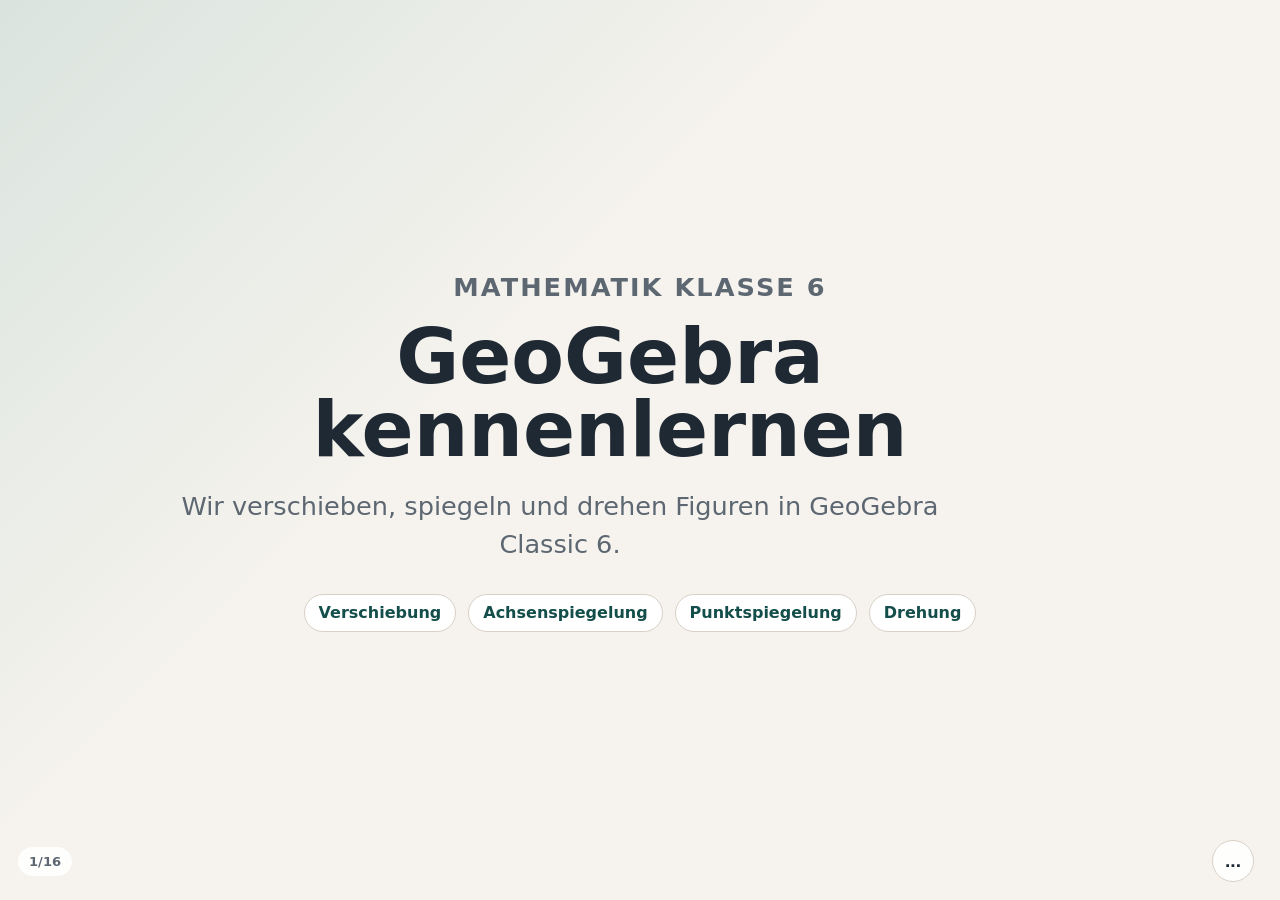
<file: praesentationen/geogebra-abbildungen-klasse-6/index.html>
<!doctype html>
<html lang="de">
  <head>
    <meta charset="utf-8">
    <meta name="viewport" content="width=device-width, initial-scale=1">
    <title>GeoGebra kennenlernen: Abbildungen in Klasse 6</title>
    <link rel="stylesheet" href="../../assets/styles.css">
    <style>
      .slide {
        overflow-y: auto;
      }

      .slide-inner {
        width: 100%;
        min-width: 0;
      }

      .slide h1,
      .slide h2 {
        overflow-wrap: anywhere;
      }

      .geo-title {
        background:
          radial-gradient(circle at 16% 18%, rgb(37 99 235 / 14%), transparent 28%),
          linear-gradient(135deg, rgb(15 118 110 / 12%), transparent 44%),
          #f8fafc;
      }

      .tool-slide {
        background: #ffffff;
      }

      .task-slide {
        background: #f8fafc;
      }

      .reflection-slide {
        background: #fff8ed;
      }

      .dark-slide {
        background: #1f2933;
        color: #ffffff;
      }

      .dark-slide p,
      .dark-slide li,
      .dark-slide small {
        color: rgb(255 255 255 / 78%);
      }

      .topic-strip {
        display: flex;
        flex-wrap: wrap;
        gap: 12px;
        margin-top: 30px;
        justify-content: center;
      }

      .topic-strip span,
      .mini-tag {
        display: inline-flex;
        align-items: center;
        min-height: 38px;
        padding: 0 14px;
        border: 1px solid var(--line);
        border-radius: 999px;
        background: #ffffff;
        color: var(--accent-dark);
        font-weight: 800;
        white-space: nowrap;
      }

      .geo-grid,
      .task-grid,
      .compare-grid,
      .help-grid {
        display: grid;
        grid-template-columns: repeat(2, minmax(0, 1fr));
        gap: 20px;
        margin-top: 28px;
      }

      .task-grid {
        grid-template-columns: minmax(0, 0.95fr) minmax(0, 1.05fr);
        align-items: stretch;
      }

      .geo-card,
      .task-card,
      .help-card,
      .compare-card,
      .check-card {
        padding: 22px;
        border: 1px solid var(--line);
        border-radius: 8px;
        background: #ffffff;
        box-shadow: 0 18px 45px rgb(31 41 51 / 8%);
      }

      .geo-card strong,
      .task-card strong,
      .help-card strong,
      .compare-card strong,
      .check-card strong {
        display: block;
        margin-bottom: 10px;
        color: var(--ink);
        font-size: clamp(1.08rem, 1.6vw, 1.35rem);
      }

      .dark-slide .geo-card strong,
      .dark-slide .task-card strong,
      .dark-slide .help-card strong,
      .dark-slide .compare-card strong {
        color: #ffffff;
      }

      .geo-card p,
      .task-card p,
      .help-card p,
      .compare-card p,
      .check-card p,
      .geo-card li,
      .task-card li,
      .help-card li,
      .compare-card li {
        font-size: clamp(0.98rem, 1.35vw, 1.2rem);
      }

      .tool-list {
        display: grid;
        gap: 12px;
        margin: 24px 0 0;
        padding: 0;
        list-style: none;
      }

      .tool-list li {
        display: grid;
        grid-template-columns: 44px minmax(0, 1fr);
        gap: 14px;
        align-items: start;
        padding: 14px 0;
        border-top: 1px solid var(--line);
      }

      .tool-list span {
        display: grid;
        place-items: center;
        width: 44px;
        height: 44px;
        border-radius: 8px;
        background: #e7f2f0;
        color: var(--accent-dark);
        font-weight: 900;
      }

      .tool-list strong {
        display: block;
        color: var(--ink);
        font-size: clamp(1.05rem, 1.6vw, 1.35rem);
      }

      .tool-list small {
        display: block;
        margin-top: 4px;
        color: var(--muted);
        font-size: clamp(0.92rem, 1.2vw, 1.05rem);
        line-height: 1.4;
      }

      .steps {
        counter-reset: task;
        display: grid;
        gap: 12px;
        margin: 0;
        padding: 0;
        list-style: none;
      }

      .steps li {
        counter-increment: task;
        display: grid;
        grid-template-columns: 42px minmax(0, 1fr);
        gap: 14px;
        align-items: start;
        padding: 14px;
        border: 1px solid var(--line);
        border-radius: 8px;
        background: #ffffff;
        font-size: clamp(0.95rem, 1.25vw, 1.1rem);
      }

      .steps li::before {
        content: counter(task);
        display: grid;
        place-items: center;
        width: 34px;
        height: 34px;
        border-radius: 999px;
        background: var(--ink);
        color: #ffffff;
        font-weight: 900;
      }

      .helper-box {
        margin-top: 18px;
        padding: 18px 20px;
        border-left: 8px solid var(--blue);
        border-radius: 8px;
        background: #ffffff;
        box-shadow: 0 14px 36px rgb(31 41 51 / 8%);
      }

      .helper-box strong {
        color: var(--ink);
      }

      .helper-box p {
        margin-bottom: 0;
        font-size: clamp(0.98rem, 1.3vw, 1.12rem);
      }

      .canvas-demo {
        position: relative;
        min-height: 360px;
        border: 1px solid #d7dee8;
        border-radius: 8px;
        background:
          linear-gradient(#e6edf5 1px, transparent 1px),
          linear-gradient(90deg, #e6edf5 1px, transparent 1px),
          #ffffff;
        background-size: 32px 32px;
        overflow: hidden;
      }

      .axis-line,
      .mirror-line,
      .vector-line,
      .center-line {
        position: absolute;
        transform-origin: left center;
      }

      .axis-line {
        left: 0;
        top: 50%;
        width: 100%;
        border-top: 2px solid rgb(31 41 51 / 28%);
      }

      .mirror-line {
        left: 50%;
        top: 24px;
        height: calc(100% - 48px);
        border-left: 4px solid var(--blue);
      }

      .center-line {
        left: 50%;
        top: 50%;
        width: 190px;
        border-top: 3px dashed rgb(194 65 12 / 70%);
        transform: rotate(155deg);
      }

      .vector-line {
        left: 132px;
        top: 250px;
        width: 180px;
        border-top: 5px solid var(--warm);
        transform: rotate(-22deg);
      }

      .vector-line::after {
        content: "";
        position: absolute;
        right: -2px;
        top: -8px;
        width: 16px;
        height: 16px;
        border-top: 5px solid var(--warm);
        border-right: 5px solid var(--warm);
        transform: rotate(45deg);
      }

      .triangle {
        position: absolute;
        width: 0;
        height: 0;
        border-left: 48px solid transparent;
        border-right: 48px solid transparent;
        border-bottom: 96px solid rgb(15 118 110 / 86%);
        filter: drop-shadow(0 10px 18px rgb(31 41 51 / 16%));
      }

      .triangle.source {
        left: 88px;
        top: 116px;
      }

      .triangle.moved {
        left: 268px;
        top: 48px;
        border-bottom-color: rgb(194 65 12 / 82%);
      }

      .triangle.mirrored {
        left: 300px;
        top: 116px;
        border-bottom-color: rgb(37 99 235 / 78%);
        transform: scaleX(-1);
      }

      .triangle.pointed {
        left: 306px;
        top: 186px;
        border-bottom-color: rgb(180 83 9 / 78%);
        transform: rotate(180deg);
      }

      .triangle.turned {
        left: 296px;
        top: 92px;
        border-bottom-color: rgb(37 99 235 / 78%);
        transform: rotate(90deg);
      }

      .point {
        position: absolute;
        display: grid;
        place-items: center;
        width: 24px;
        height: 24px;
        border-radius: 999px;
        background: var(--warm);
        color: #ffffff;
        font-size: 0.72rem;
        font-weight: 900;
      }

      .point.center {
        left: calc(50% - 12px);
        top: calc(50% - 12px);
      }

      .angle-arc {
        position: absolute;
        left: 210px;
        top: 104px;
        width: 120px;
        height: 120px;
        border: 5px solid var(--warm);
        border-left-color: transparent;
        border-bottom-color: transparent;
        border-radius: 999px;
        transform: rotate(12deg);
      }

      .demo-label {
        position: absolute;
        padding: 5px 9px;
        border-radius: 999px;
        background: rgb(255 255 255 / 90%);
        color: var(--ink);
        font-size: 0.85rem;
        font-weight: 900;
        box-shadow: 0 6px 18px rgb(31 41 51 / 12%);
      }

      .label-source {
        left: 68px;
        top: 72px;
      }

      .label-image {
        right: 54px;
        top: 54px;
      }

      .label-axis {
        left: calc(50% + 12px);
        bottom: 42px;
      }

      .challenge-board {
        display: grid;
        grid-template-columns: repeat(4, minmax(0, 1fr));
        gap: 14px;
        margin-top: 28px;
      }

      .challenge-board div {
        min-height: 132px;
        padding: 18px;
        border-radius: 8px;
        background: #ffffff;
        box-shadow: 0 18px 45px rgb(31 41 51 / 8%);
      }

      .challenge-board strong {
        display: block;
        margin-bottom: 10px;
        color: var(--accent-dark);
        font-size: clamp(1.4rem, 2.2vw, 2.2rem);
      }

      .challenge-board span {
        color: var(--muted);
        font-size: clamp(0.95rem, 1.2vw, 1.08rem);
        line-height: 1.4;
      }

      .compact p,
      .compact li {
        font-size: clamp(0.95rem, 1.2vw, 1.08rem);
      }

      @media (max-width: 860px) {
        .geo-grid,
        .task-grid,
        .compare-grid,
        .help-grid,
        .challenge-board {
          grid-template-columns: 1fr;
        }

        .canvas-demo {
          min-height: 300px;
        }

        .triangle.source {
          left: 54px;
        }

        .triangle.moved,
        .triangle.mirrored,
        .triangle.pointed,
        .triangle.turned {
          left: 214px;
        }
      }
    </style>
  </head>
  <body class="deck">
    <main class="slides" id="slides" data-deck aria-label="GeoGebra kennenlernen: Abbildungen in Klasse 6">
      <section class="slide title center geo-title" id="folie-1">
        <div class="slide-inner">
          <p class="eyebrow">Mathematik Klasse 6</p>
          <h1>GeoGebra kennenlernen</h1>
          <p class="lead">Wir verschieben, spiegeln und drehen Figuren in GeoGebra Classic 6.</p>
          <div class="topic-strip">
            <span>Verschiebung</span>
            <span>Achsenspiegelung</span>
            <span>Punktspiegelung</span>
            <span>Drehung</span>
          </div>
        </div>
        <aside class="speaker-notes">
          <strong>Einstieg</strong>
          <p>Die Folien sind als Arbeitsanleitung gedacht. Schülerinnen und Schüler sollen parallel in GeoGebra Classic 6 arbeiten.</p>
          <p>Empfohlene Form: Lehrkraft zeigt kurz den Auftrag, danach arbeiten die Schülerinnen und Schüler zwei bis vier Minuten selbst.</p>
        </aside>
      </section>

      <section class="slide agenda" id="folie-2">
        <div class="slide-inner wide">
          <p class="eyebrow">Ziel der Stunde</p>
          <h2>Du lernst GeoGebra durch Ausprobieren kennen.</h2>
          <ol class="agenda-list">
            <li>
              <span>1</span>
              <div>
                <strong>Orientieren</strong>
                <small>Wo sind Zeichenfläche, Werkzeugleiste, Eingabezeile und Rückgängig?</small>
              </div>
            </li>
            <li data-step>
              <span>2</span>
              <div>
                <strong>Figur bauen</strong>
                <small>Du zeichnest eine Startfigur aus Punkten und Strecken.</small>
              </div>
            </li>
            <li data-step>
              <span>3</span>
              <div>
                <strong>Abbildungen nachvollziehen</strong>
                <small>Du prüfst, was bei Verschiebung, Spiegelung, Punktspiegelung und Drehung gleich bleibt.</small>
              </div>
            </li>
          </ol>
        </div>
        <aside class="speaker-notes">
          <strong>Arbeitsziel</strong>
          <p>Der Fokus liegt nicht auf perfekter Fachsprache am Anfang, sondern auf Beobachtung: Was passiert mit der Figur? Was bleibt gleich?</p>
        </aside>
      </section>

      <section class="slide tool-slide" id="folie-3">
        <div class="slide-inner wide">
          <p class="eyebrow">GeoGebra Classic 6</p>
          <h2>So findest du dich auf dem Bildschirm zurecht.</h2>
          <ul class="tool-list">
            <li>
              <span>1</span>
              <div>
                <strong>Werkzeugleiste</strong>
                <small>Oben findest du Werkzeuge wie Punkt, Strecke, Vieleck, Spiegelung, Drehung und Verschiebung.</small>
              </div>
            </li>
            <li data-step>
              <span>2</span>
              <div>
                <strong>Zeichenfläche</strong>
                <small>Hier setzt du Punkte, zeichnest Figuren und siehst die Bildfigur.</small>
              </div>
            </li>
            <li data-step>
              <span>3</span>
              <div>
                <strong>Eingabezeile und Algebra-Ansicht</strong>
                <small>Links oder unten erscheinen Namen, Koordinaten und Objekte. Du musst dort heute nur schauen, nicht rechnen.</small>
              </div>
            </li>
          </ul>
        </div>
        <aside class="speaker-notes">
          <strong>Bedienhinweis</strong>
          <p>Bei GeoGebra Classic 6 kann die Eingabezeile je nach Fensterbreite unten oder links wirken. Die Schülerinnen und Schüler sollen vor allem Werkzeugleiste und Zeichenfläche sicher finden.</p>
        </aside>
      </section>

      <section class="slide task-slide" id="folie-4">
        <div class="slide-inner wide">
          <p class="eyebrow">Bedienung</p>
          <h2>Diese vier Handgriffe brauchst du ständig.</h2>
          <div class="geo-grid">
            <article class="geo-card">
              <strong>Bewegen-Werkzeug</strong>
              <p>Der Pfeil ist dein Standardwerkzeug. Damit ziehst du Punkte und Figuren vorsichtig an eine andere Stelle.</p>
            </article>
            <article class="geo-card" data-step>
              <strong>Rückgängig</strong>
              <p>Wenn etwas falsch ist: Nutze den Rückgängig-Pfeil oder die Tastenkombination <strong>Cmd/Strg + Z</strong>.</p>
            </article>
            <article class="geo-card" data-step>
              <strong>Werkzeuggruppen öffnen</strong>
              <p>Viele Symbole haben ein kleines Dreieck. Klicke länger oder öffne die Gruppe, wenn du ein Werkzeug nicht sofort siehst.</p>
            </article>
            <article class="geo-card" data-step>
              <strong>Objekte anklicken</strong>
              <p>GeoGebra fragt oft nach Reihenfolge: erst Figur, dann Achse; erst Figur, dann Mittelpunkt; erst Zentrum, dann Winkel.</p>
            </article>
          </div>
        </div>
        <aside class="speaker-notes">
          <strong>Wichtig für Klasse 6</strong>
          <p>Die Reihenfolge der Klicks ist die häufigste Hürde. Bei jedem Auftrag steht deshalb explizit, was zuerst und was danach angeklickt wird.</p>
        </aside>
      </section>

      <section class="slide task-slide" id="folie-5">
        <div class="slide-inner wide">
          <p class="eyebrow">Startfigur</p>
          <h2>Baue zuerst eine eigene Figur.</h2>
          <div class="task-grid">
            <div>
              <ol class="steps">
                <li>Öffne GeoGebra Classic 6 und wähle die Geometrie-Ansicht.</li>
                <li>Wähle das Werkzeug <strong>Vieleck</strong>.</li>
                <li>Setze drei oder vier Punkte und klicke am Ende wieder auf den ersten Punkt.</li>
                <li>Wechsle zum <strong>Bewegen-Werkzeug</strong> und ziehe einen Eckpunkt vorsichtig.</li>
              </ol>
              <div class="helper-box">
                <strong>Hilfestellung</strong>
                <p>Wenn die Figur nicht geschlossen ist, klicke mit dem Vieleck-Werkzeug noch einmal auf den ersten Punkt.</p>
              </div>
            </div>
            <div class="canvas-demo" aria-label="Beispiel einer Startfigur auf einer GeoGebra-Zeichenfläche">
              <div class="axis-line"></div>
              <div class="triangle source"></div>
              <span class="point" style="left: 78px; top: 196px;">A</span>
              <span class="point" style="left: 176px; top: 196px;">B</span>
              <span class="point" style="left: 126px; top: 100px;">C</span>
              <span class="demo-label label-source">Startfigur</span>
            </div>
          </div>
        </div>
        <aside class="speaker-notes">
          <strong>Tempo</strong>
          <p>Für diese Folie reichen zwei bis drei Minuten. Wer schneller fertig ist, darf die Farbe der Figur ändern oder eine zweite Form testen.</p>
        </aside>
      </section>

      <section class="slide content" id="folie-6">
        <div class="slide-inner wide">
          <p class="eyebrow">Verschiebung</p>
          <h2>Bei einer Verschiebung wandert jeder Punkt gleich weit.</h2>
          <div class="task-grid">
            <div class="canvas-demo" aria-label="Eine Figur wird entlang eines Pfeils verschoben">
              <div class="axis-line"></div>
              <div class="triangle source"></div>
              <div class="triangle moved"></div>
              <div class="vector-line"></div>
              <span class="demo-label label-source">Original</span>
              <span class="demo-label label-image">Bildfigur</span>
            </div>
            <div class="check-card">
              <strong>Merksatz</strong>
              <p>Alle Punkte bewegen sich in dieselbe Richtung und um dieselbe Strecke. Die Figur bleibt gleich groß und gleich herum.</p>
              <div class="helper-box">
                <strong>Prüffrage</strong>
                <p>Kannst du dir für jeden Eckpunkt denselben Pfeil vorstellen?</p>
              </div>
            </div>
          </div>
        </div>
        <aside class="speaker-notes">
          <strong>Fachliche Einordnung</strong>
          <p>Hier noch nicht mit Vektorkoordinaten überfrachten. Der Pfeil beschreibt Richtung und Länge der Verschiebung.</p>
        </aside>
      </section>

      <section class="slide task-slide" id="folie-7">
        <div class="slide-inner wide">
          <p class="eyebrow">Schülerauftrag</p>
          <h2>Verschiebe deine Figur in GeoGebra.</h2>
          <div class="task-grid">
            <div>
              <ol class="steps">
                <li>Wähle das Werkzeug <strong>Vektor</strong> und zeichne einen Pfeil neben deine Figur.</li>
                <li>Öffne die Werkzeuggruppe für Abbildungen und wähle <strong>Verschiebe Objekt um Vektor</strong>.</li>
                <li>Klicke zuerst deine Figur an.</li>
                <li>Klicke danach den Vektor an.</li>
              </ol>
            </div>
            <div>
              <article class="help-card">
                <strong>Hilfestellung</strong>
                <p>Wenn nichts passiert, hast du wahrscheinlich zuerst den Vektor angeklickt. Nutze Rückgängig und probiere: erst Figur, dann Pfeil.</p>
              </article>
              <article class="help-card" data-step>
                <strong>Kontrolle</strong>
                <p>Ziehe am Startpunkt oder Endpunkt des Vektors. Die Bildfigur soll sich mitverändern.</p>
              </article>
            </div>
          </div>
        </div>
        <aside class="speaker-notes">
          <strong>GeoGebra-Werkzeugname</strong>
          <p>In Classic 6 können Werkzeugnamen je nach Sprache leicht abweichen. Entscheidend ist das Werkzeug für Verschiebung eines Objekts um einen Vektor.</p>
        </aside>
      </section>

      <section class="slide content" id="folie-8">
        <div class="slide-inner wide">
          <p class="eyebrow">Achsenspiegelung</p>
          <h2>Bei einer Spiegelung ist die Achse die Mitte zwischen Original und Bild.</h2>
          <div class="task-grid">
            <div class="canvas-demo" aria-label="Eine Figur wird an einer senkrechten Achse gespiegelt">
              <div class="mirror-line"></div>
              <div class="triangle source"></div>
              <div class="triangle mirrored"></div>
              <span class="demo-label label-source">Original</span>
              <span class="demo-label label-image">Spiegelbild</span>
              <span class="demo-label label-axis">Spiegelachse</span>
            </div>
            <div class="check-card">
              <strong>Merksatz</strong>
              <p>Jeder Punkt und sein Spiegelpunkt haben denselben Abstand zur Spiegelachse. Die Figur ist danach seitenverkehrt.</p>
              <div class="helper-box">
                <strong>Prüffrage</strong>
                <p>Liegt die Spiegelachse genau zwischen einem Punkt und seinem Bildpunkt?</p>
              </div>
            </div>
          </div>
        </div>
        <aside class="speaker-notes">
          <strong>Begriff</strong>
          <p>In der Präsentation wird "Achsenspiegelung" benutzt, damit der Unterschied zur Punktspiegelung klar bleibt.</p>
        </aside>
      </section>

      <section class="slide task-slide" id="folie-9">
        <div class="slide-inner wide">
          <p class="eyebrow">Schülerauftrag</p>
          <h2>Spiegle deine Figur an einer Geraden.</h2>
          <div class="task-grid">
            <div>
              <ol class="steps">
                <li>Zeichne mit dem Werkzeug <strong>Gerade</strong> eine Spiegelachse neben deine Figur.</li>
                <li>Wähle <strong>Spiegle Objekt an Gerade</strong>.</li>
                <li>Klicke zuerst deine Figur an.</li>
                <li>Klicke danach die Gerade an.</li>
              </ol>
            </div>
            <div>
              <article class="help-card">
                <strong>Hilfestellung</strong>
                <p>Wenn du die Gerade schlecht triffst, zoome nicht sofort. Wechsle zum Bewegen-Werkzeug und klicke in Ruhe auf die Linie.</p>
              </article>
              <article class="help-card" data-step>
                <strong>Kontrolle</strong>
                <p>Ziehe die Spiegelachse. Das Spiegelbild soll auf der anderen Seite passend mitwandern.</p>
              </article>
            </div>
          </div>
        </div>
        <aside class="speaker-notes">
          <strong>Didaktischer Hinweis</strong>
          <p>Gute Anschlussfrage: Was passiert, wenn ein Eckpunkt genau auf der Achse liegt?</p>
        </aside>
      </section>

      <section class="slide content" id="folie-10">
        <div class="slide-inner wide">
          <p class="eyebrow">Punktspiegelung</p>
          <h2>Bei einer Punktspiegelung liegt der Mittelpunkt genau dazwischen.</h2>
          <div class="task-grid">
            <div class="canvas-demo" aria-label="Eine Figur wird an einem Mittelpunkt punktgespiegelt">
              <div class="center-line"></div>
              <span class="point center">M</span>
              <div class="triangle source"></div>
              <div class="triangle pointed"></div>
              <span class="demo-label label-source">Original</span>
              <span class="demo-label label-image">Bildfigur</span>
            </div>
            <div class="check-card">
              <strong>Merksatz</strong>
              <p>Originalpunkt, Mittelpunkt und Bildpunkt liegen auf einer Linie. Der Mittelpunkt ist genau in der Mitte.</p>
              <div class="helper-box">
                <strong>Prüffrage</strong>
                <p>Wenn du Originalpunkt und Bildpunkt verbindest: Liegt der Mittelpunkt genau auf der Verbindung?</p>
              </div>
            </div>
          </div>
        </div>
        <aside class="speaker-notes">
          <strong>Verständnis</strong>
          <p>Die Punktspiegelung kann auch als Drehung um 180 Grad vorbereitet werden, aber diese Verbindung erst nach der GeoGebra-Erfahrung herstellen.</p>
        </aside>
      </section>

      <section class="slide task-slide" id="folie-11">
        <div class="slide-inner wide">
          <p class="eyebrow">Schülerauftrag</p>
          <h2>Spiegle deine Figur an einem Punkt.</h2>
          <div class="task-grid">
            <div>
              <ol class="steps">
                <li>Setze mit dem Werkzeug <strong>Punkt</strong> einen Mittelpunkt M neben deine Figur.</li>
                <li>Wähle <strong>Spiegle Objekt an Punkt</strong>.</li>
                <li>Klicke zuerst deine Figur an.</li>
                <li>Klicke danach den Mittelpunkt M an.</li>
              </ol>
            </div>
            <div>
              <article class="help-card">
                <strong>Hilfestellung</strong>
                <p>Wenn du aus Versehen einen Eckpunkt statt M erwischst: Rückgängig, dann den Mittelpunkt etwas größer oder freier platzieren.</p>
              </article>
              <article class="help-card" data-step>
                <strong>Kontrolle</strong>
                <p>Ziehe M mit dem Bewegen-Werkzeug. Original und Bild sollen auf gegenüberliegenden Seiten bleiben.</p>
              </article>
            </div>
          </div>
        </div>
        <aside class="speaker-notes">
          <strong>Vertiefung</strong>
          <p>Wer fertig ist, kann eine Strecke zwischen einem Originalpunkt und seinem Bildpunkt zeichnen und prüfen, ob M darauf liegt.</p>
        </aside>
      </section>

      <section class="slide content" id="folie-12">
        <div class="slide-inner wide">
          <p class="eyebrow">Drehung</p>
          <h2>Bei einer Drehung bleibt die Figur gleich groß, aber sie bekommt eine neue Richtung.</h2>
          <div class="task-grid">
            <div class="canvas-demo" aria-label="Eine Figur wird um ein Zentrum gedreht">
              <span class="point center">Z</span>
              <div class="angle-arc"></div>
              <div class="triangle source"></div>
              <div class="triangle turned"></div>
              <span class="demo-label label-source">Original</span>
              <span class="demo-label label-image">90 Grad</span>
            </div>
            <div class="check-card">
              <strong>Merksatz</strong>
              <p>Du brauchst ein Drehzentrum und einen Winkel. Jeder Punkt dreht sich um das Zentrum um denselben Winkel.</p>
              <div class="helper-box">
                <strong>Prüffrage</strong>
                <p>Ist der Abstand zum Drehzentrum vor und nach der Drehung gleich?</p>
              </div>
            </div>
          </div>
        </div>
        <aside class="speaker-notes">
          <strong>Winkelwahl</strong>
          <p>Für den Einstieg eignen sich 90 Grad und 180 Grad. Negative Winkel oder Drehrichtung nur bei Bedarf thematisieren.</p>
        </aside>
      </section>

      <section class="slide task-slide" id="folie-13">
        <div class="slide-inner wide">
          <p class="eyebrow">Schülerauftrag</p>
          <h2>Drehe deine Figur um ein Zentrum.</h2>
          <div class="task-grid">
            <div>
              <ol class="steps">
                <li>Setze mit dem Werkzeug <strong>Punkt</strong> ein Drehzentrum Z.</li>
                <li>Wähle <strong>Drehe Objekt um Punkt mit Winkel</strong>.</li>
                <li>Klicke zuerst deine Figur an.</li>
                <li>Klicke danach Z an und gib <strong>90 Grad</strong> ein.</li>
              </ol>
            </div>
            <div>
              <article class="help-card">
                <strong>Hilfestellung</strong>
                <p>Wenn ein Fenster erscheint: Trage 90 ein und bestätige. Falls die Richtung falsch wirkt, ist das trotzdem eine gültige Drehung.</p>
              </article>
              <article class="help-card" data-step>
                <strong>Kontrolle</strong>
                <p>Ziehe Z. Die gedrehte Figur soll ihre Lage ändern, aber gleich groß bleiben.</p>
              </article>
            </div>
          </div>
        </div>
        <aside class="speaker-notes">
          <strong>Bedienhinweis</strong>
          <p>Manche Klassen brauchen hier eine gemeinsame Demonstration, weil das Winkelfenster eine zusätzliche Bedienebene ist.</p>
        </aside>
      </section>

      <section class="slide dark-slide" id="folie-14">
        <div class="slide-inner wide">
          <p class="eyebrow">Vergleich</p>
          <h2>Woran erkennst du welche Abbildung?</h2>
          <div class="compare-grid">
            <article class="compare-card">
              <strong>Verschiebung</strong>
              <p>Gleiche Richtung, gleiche Strecke, keine Drehung.</p>
            </article>
            <article class="compare-card" data-step>
              <strong>Achsenspiegelung</strong>
              <p>Spiegelachse liegt zwischen Original und Bild. Die Figur ist seitenverkehrt.</p>
            </article>
            <article class="compare-card" data-step>
              <strong>Punktspiegelung</strong>
              <p>Ein Mittelpunkt liegt genau zwischen jedem Punkt und seinem Bildpunkt.</p>
            </article>
            <article class="compare-card" data-step>
              <strong>Drehung</strong>
              <p>Drehzentrum und Winkel bestimmen die neue Lage.</p>
            </article>
          </div>
        </div>
        <aside class="speaker-notes">
          <strong>Sicherung</strong>
          <p>Diese Folie eignet sich als Tafelbildersatz. Schülerinnen und Schüler können die vier Sätze ins Heft übertragen.</p>
        </aside>
      </section>

      <section class="slide reflection-slide" id="folie-15">
        <div class="slide-inner wide">
          <p class="eyebrow">Challenge</p>
          <h2>Baue ein GeoGebra-Muster aus einer Startfigur.</h2>
          <p class="lead">Nutze mindestens zwei verschiedene Abbildungen und mache dein Muster nachvollziehbar.</p>
          <div class="challenge-board">
            <div>
              <strong>1</strong>
              <span>Starte mit einem Dreieck oder Viereck.</span>
            </div>
            <div data-step>
              <strong>2</strong>
              <span>Nutze zwei Abbildungen, zum Beispiel Spiegelung und Drehung.</span>
            </div>
            <div data-step>
              <strong>3</strong>
              <span>Ziehe einen Punkt deiner Startfigur und beobachte alle Bildfiguren.</span>
            </div>
            <div data-step>
              <strong>4</strong>
              <span>Erkläre deiner Nachbarin oder deinem Nachbarn deinen Weg.</span>
            </div>
          </div>
        </div>
        <aside class="speaker-notes">
          <strong>Differenzierung</strong>
          <p>Schnelle Schülerinnen und Schüler können Farben ändern, Hilfslinien einblenden oder eine dritte Abbildung ergänzen.</p>
        </aside>
      </section>

      <section class="slide content compact" id="folie-16">
        <div class="slide-inner wide">
          <p class="eyebrow">Reflexion</p>
          <h2>Zum Schluss: Was hast du verstanden?</h2>
          <div class="help-grid">
            <article class="help-card">
              <strong>GeoGebra bedienen</strong>
              <ul>
                <li>Welches Werkzeug brauchst du zuerst, wenn du etwas ziehen willst?</li>
                <li>Was machst du, wenn ein Klick falsch war?</li>
              </ul>
            </article>
            <article class="help-card" data-step>
              <strong>Mathematik erkennen</strong>
              <ul>
                <li>Welche Abbildung braucht eine Achse?</li>
                <li>Welche Abbildungen brauchen einen Punkt als Zentrum?</li>
                <li>Welche Abbildung braucht einen Vektor?</li>
              </ul>
            </article>
          </div>
          <div class="helper-box" data-step>
            <strong>Exit-Ticket</strong>
            <p>Schreibe einen Satz: "Ich erkenne eine ... daran, dass ..."</p>
          </div>
        </div>
        <aside class="speaker-notes">
          <strong>Abschluss</strong>
          <p>Das Exit-Ticket kann mündlich, im Heft oder digital erfolgen. Es zeigt schnell, ob Bedienung und mathematische Idee zusammenkommen.</p>
        </aside>
      </section>
    </main>

    <div class="deck-nav-shell">
      <button
        class="deck-nav-toggle"
        type="button"
        aria-label="Foliennavigation ein- oder ausklappen"
        aria-expanded="false"
        aria-controls="deck-nav"
        data-nav-toggle
      >
        ...
      </button>
      <nav class="deck-nav" id="deck-nav" aria-label="Foliennavigation">
        <a href="#folie-1" aria-label="Folie 1">1</a>
        <a href="#folie-2" aria-label="Folie 2">2</a>
        <a href="#folie-3" aria-label="Folie 3">3</a>
        <a href="#folie-4" aria-label="Folie 4">4</a>
        <a href="#folie-5" aria-label="Folie 5">5</a>
        <a href="#folie-6" aria-label="Folie 6">6</a>
        <a href="#folie-7" aria-label="Folie 7">7</a>
        <a href="#folie-8" aria-label="Folie 8">8</a>
        <a href="#folie-9" aria-label="Folie 9">9</a>
        <a href="#folie-10" aria-label="Folie 10">10</a>
        <a href="#folie-11" aria-label="Folie 11">11</a>
        <a href="#folie-12" aria-label="Folie 12">12</a>
        <a href="#folie-13" aria-label="Folie 13">13</a>
        <a href="#folie-14" aria-label="Folie 14">14</a>
        <a href="#folie-15" aria-label="Folie 15">15</a>
        <a href="#folie-16" aria-label="Folie 16">16</a>
      </nav>
    </div>
    <div class="slide-count" data-deck-status aria-hidden="true">1/16</div>
    <script src="../../assets/deck.js"></script>
  </body>
</html>
</file>
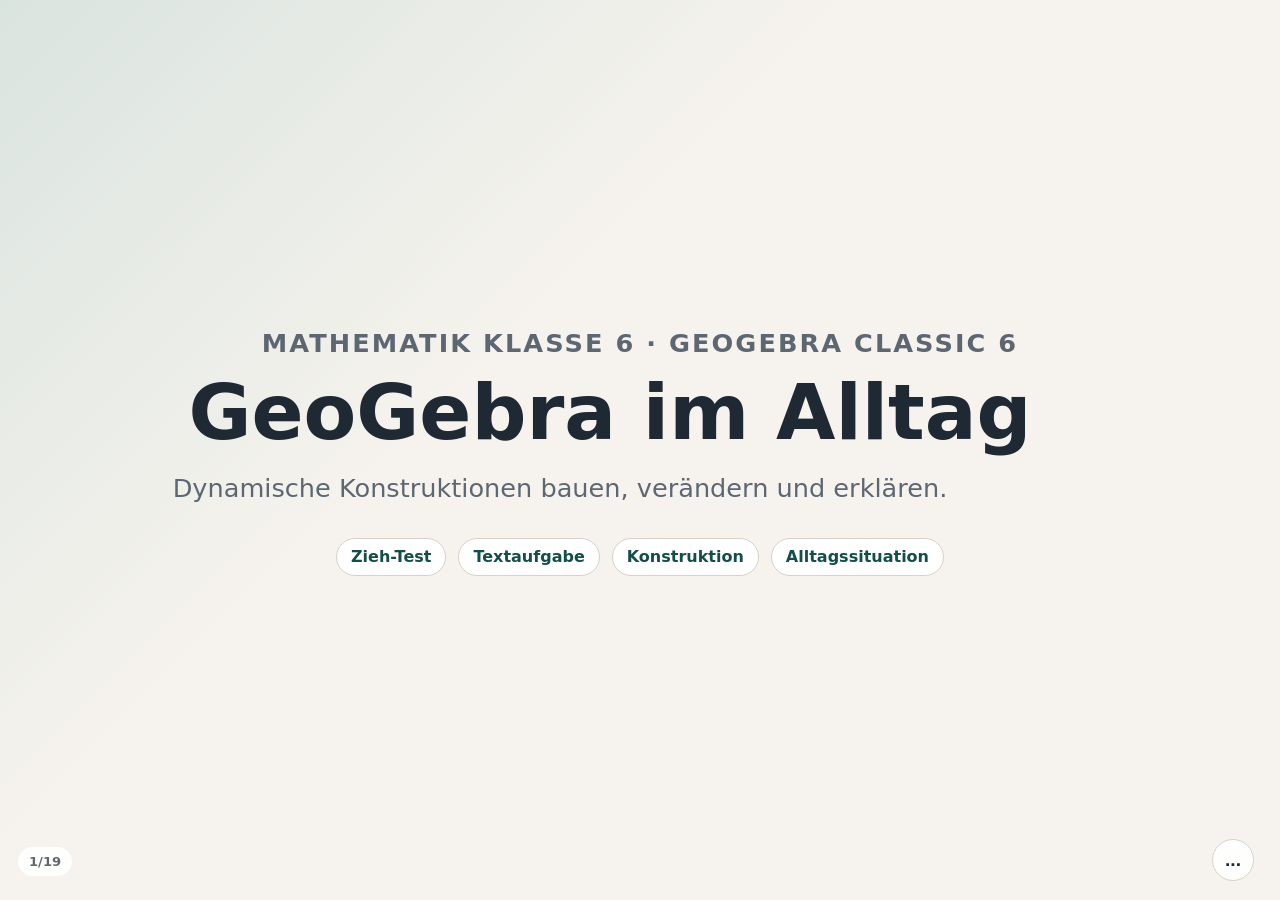
<file: praesentationen/geogebra-alltag-dynamisch-klasse-6/index.html>
<!doctype html>
<html lang="de">
  <head>
    <meta charset="utf-8">
    <meta name="viewport" content="width=device-width, initial-scale=1">
    <title>GeoGebra im Alltag: Dynamische Konstruktionen</title>
    <link rel="stylesheet" href="../../assets/styles.css">
    <style>
      .slide {
        overflow-y: auto;
      }

      .slide-inner {
        width: 100%;
        min-width: 0;
      }

      .slide h1,
      .slide h2 {
        overflow-wrap: anywhere;
      }

      .geo-title {
        background:
          radial-gradient(circle at 18% 20%, rgb(37 99 235 / 14%), transparent 30%),
          linear-gradient(135deg, rgb(194 65 12 / 10%), transparent 44%),
          #f8fafc;
      }

      .task-slide {
        background: #f8fafc;
      }

      .tool-slide,
      .story-slide {
        background: #ffffff;
      }

      .warm-slide {
        background: #fff8ed;
      }

      .dark-slide {
        background: #1f2933;
        color: #ffffff;
      }

      .dark-slide p,
      .dark-slide li,
      .dark-slide small {
        color: rgb(255 255 255 / 78%);
      }

      .topic-strip {
        display: flex;
        flex-wrap: wrap;
        justify-content: center;
        gap: 12px;
        margin-top: 30px;
      }

      .topic-strip span,
      .tag {
        display: inline-flex;
        align-items: center;
        min-height: 38px;
        padding: 0 14px;
        border: 1px solid var(--line);
        border-radius: 999px;
        background: #ffffff;
        color: var(--accent-dark);
        font-weight: 800;
        white-space: nowrap;
      }

      .two-grid,
      .task-grid,
      .card-grid,
      .mini-grid {
        display: grid;
        grid-template-columns: repeat(2, minmax(0, 1fr));
        gap: 20px;
        margin-top: 28px;
      }

      .task-grid {
        grid-template-columns: minmax(0, 0.96fr) minmax(0, 1.04fr);
      }

      .mini-grid {
        grid-template-columns: repeat(3, minmax(0, 1fr));
      }

      .card,
      .task-card,
      .story-card,
      .check-card {
        padding: 22px;
        border: 1px solid var(--line);
        border-radius: 8px;
        background: #ffffff;
        box-shadow: 0 18px 45px rgb(31 41 51 / 8%);
      }

      .dark-slide .card,
      .dark-slide .task-card,
      .dark-slide .story-card,
      .dark-slide .check-card {
        border-color: rgb(255 255 255 / 14%);
        background: rgb(255 255 255 / 8%);
      }

      .card strong,
      .task-card strong,
      .story-card strong,
      .check-card strong {
        display: block;
        margin-bottom: 10px;
        color: var(--ink);
        font-size: clamp(1.08rem, 1.55vw, 1.35rem);
      }

      .dark-slide .card strong,
      .dark-slide .task-card strong,
      .dark-slide .story-card strong,
      .dark-slide .check-card strong {
        color: #ffffff;
      }

      .card p,
      .task-card p,
      .story-card p,
      .check-card p,
      .card li,
      .task-card li,
      .story-card li,
      .check-card li {
        font-size: clamp(0.96rem, 1.3vw, 1.16rem);
      }

      .steps {
        counter-reset: task;
        display: grid;
        gap: 12px;
        margin: 0;
        padding: 0;
        list-style: none;
      }

      .steps li {
        counter-increment: task;
        position: relative;
        display: block;
        min-height: 64px;
        padding: 14px;
        padding-left: 68px;
        border: 1px solid var(--line);
        border-radius: 8px;
        background: #ffffff;
        font-size: clamp(0.95rem, 1.25vw, 1.08rem);
        line-height: 1.38;
      }

      .steps li::before {
        content: counter(task);
        position: absolute;
        left: 16px;
        top: 14px;
        display: grid;
        place-items: center;
        width: 34px;
        height: 34px;
        border-radius: 999px;
        background: var(--ink);
        color: #ffffff;
        font-weight: 900;
      }

      .steps li strong {
        display: inline;
      }

      .helper-box {
        margin-top: 18px;
        padding: 18px 20px;
        border-left: 8px solid var(--blue);
        border-radius: 8px;
        background: #ffffff;
        box-shadow: 0 14px 36px rgb(31 41 51 / 8%);
      }

      .helper-box strong {
        color: var(--ink);
      }

      .helper-box p {
        margin-bottom: 0;
        font-size: clamp(0.96rem, 1.25vw, 1.1rem);
      }

      .text-problem {
        border-left: 8px solid var(--warm);
      }

      .canvas-demo {
        position: relative;
        min-height: 354px;
        border: 1px solid #d7dee8;
        border-radius: 8px;
        background:
          linear-gradient(#e6edf5 1px, transparent 1px),
          linear-gradient(90deg, #e6edf5 1px, transparent 1px),
          #ffffff;
        background-size: 32px 32px;
        overflow: hidden;
      }

      .shape {
        position: absolute;
        filter: drop-shadow(0 10px 18px rgb(31 41 51 / 14%));
      }

      .robot {
        left: 74px;
        top: 170px;
        width: 76px;
        height: 54px;
        border-radius: 8px;
        background: var(--accent);
      }

      .robot::before,
      .robot::after {
        content: "";
        position: absolute;
        bottom: -14px;
        width: 18px;
        height: 18px;
        border-radius: 999px;
        background: #1f2933;
      }

      .robot::before {
        left: 8px;
      }

      .robot::after {
        right: 8px;
      }

      .robot.copy {
        left: 274px;
        top: 96px;
        background: var(--warm);
      }

      .table-shape {
        width: 110px;
        height: 68px;
        border: 4px solid var(--accent);
        border-radius: 8px;
        background: rgb(15 118 110 / 12%);
      }

      .table-a {
        left: 76px;
        top: 92px;
      }

      .table-b {
        left: 236px;
        top: 92px;
      }

      .table-c {
        left: 76px;
        top: 210px;
      }

      .table-d {
        left: 236px;
        top: 210px;
      }

      .tree {
        left: 106px;
        top: 92px;
        width: 42px;
        height: 144px;
        background: #7c3f16;
      }

      .tree::before {
        content: "";
        position: absolute;
        left: -42px;
        top: -54px;
        width: 126px;
        height: 98px;
        border-radius: 50%;
        background: var(--accent);
      }

      .tree.reflection {
        left: 314px;
        opacity: 0.65;
        transform: scaleY(-1);
      }

      .logo-half {
        left: 138px;
        top: 88px;
        width: 72px;
        height: 168px;
        border-radius: 52px 8px 8px 52px;
        background: var(--blue);
      }

      .logo-half.copy {
        left: 252px;
        border-radius: 8px 52px 52px 8px;
        background: var(--warm);
      }

      .marker-point,
      .center-point {
        position: absolute;
        display: grid;
        place-items: center;
        width: 26px;
        height: 26px;
        border-radius: 999px;
        background: var(--warm);
        color: #ffffff;
        font-size: 0.72rem;
        font-weight: 900;
      }

      .center-point {
        left: calc(50% - 13px);
        top: calc(50% - 13px);
      }

      .wind-blade {
        left: 228px;
        top: 74px;
        width: 38px;
        height: 132px;
        border-radius: 80% 80% 12px 12px;
        background: var(--blue);
        transform-origin: 50% 108px;
      }

      .wind-blade.b2 {
        transform: rotate(90deg);
        background: var(--accent);
      }

      .wind-blade.b3 {
        transform: rotate(180deg);
        background: var(--gold);
      }

      .wind-blade.b4 {
        transform: rotate(270deg);
        background: var(--warm);
      }

      .pattern-tile {
        position: absolute;
        width: 72px;
        height: 72px;
        border-radius: 8px;
        background:
          linear-gradient(135deg, var(--accent) 0 48%, transparent 49%),
          linear-gradient(315deg, var(--blue) 0 48%, transparent 49%),
          #ffffff;
        border: 2px solid var(--line);
      }

      .school-yard {
        position: absolute;
        left: 74px;
        top: 78px;
        width: 320px;
        height: 210px;
        border: 4px solid rgb(31 41 51 / 18%);
        border-radius: 8px;
        background: rgb(15 118 110 / 8%);
      }

      .axis-v,
      .axis-h,
      .vector-line,
      .dash-line,
      .water-line,
      .perp-line,
      .segment-line,
      .angle-ray,
      .angle-bisector {
        position: absolute;
      }

      .axis-v {
        left: 50%;
        top: 28px;
        height: calc(100% - 56px);
        border-left: 4px solid var(--blue);
      }

      .axis-h {
        left: 28px;
        top: 50%;
        width: calc(100% - 56px);
        border-top: 3px dashed rgb(31 41 51 / 30%);
      }

      .water-line {
        left: 38px;
        top: 50%;
        width: calc(100% - 76px);
        border-top: 5px solid var(--blue);
      }

      .dash-line {
        left: 112px;
        top: 180px;
        width: 270px;
        border-top: 3px dashed rgb(194 65 12 / 72%);
        transform: rotate(-18deg);
      }

      .segment-line {
        left: 118px;
        top: 190px;
        width: 246px;
        border-top: 4px solid var(--ink);
        transform: rotate(-16deg);
      }

      .perp-line {
        left: 214px;
        top: 58px;
        height: 250px;
        border-left: 5px solid var(--blue);
        transform: rotate(74deg);
      }

      .angle-ray {
        left: 130px;
        top: 244px;
        width: 280px;
        border-top: 5px solid var(--ink);
        transform-origin: left center;
      }

      .angle-ray.upper {
        transform: rotate(-48deg);
      }

      .angle-ray.lower {
        transform: rotate(-8deg);
      }

      .angle-bisector {
        left: 130px;
        top: 244px;
        width: 270px;
        border-top: 5px solid var(--warm);
        transform-origin: left center;
        transform: rotate(-28deg);
      }

      .vector-line {
        left: 152px;
        top: 238px;
        width: 168px;
        border-top: 5px solid var(--warm);
        transform: rotate(-22deg);
      }

      .vector-line::after {
        content: "";
        position: absolute;
        right: -2px;
        top: -8px;
        width: 16px;
        height: 16px;
        border-top: 5px solid var(--warm);
        border-right: 5px solid var(--warm);
        transform: rotate(45deg);
      }

      .label {
        position: absolute;
        padding: 5px 9px;
        border-radius: 999px;
        background: rgb(255 255 255 / 92%);
        color: var(--ink);
        font-size: 0.82rem;
        font-weight: 900;
        box-shadow: 0 6px 18px rgb(31 41 51 / 12%);
      }

      .compact p,
      .compact li {
        font-size: clamp(0.94rem, 1.18vw, 1.06rem);
      }

      .deck-nav {
        overflow-x: auto;
        overflow-y: hidden;
        padding-bottom: 2px;
      }

      @media (max-width: 860px) {
        .two-grid,
        .task-grid,
        .card-grid,
        .mini-grid {
          grid-template-columns: 1fr;
        }

        .canvas-demo {
          min-height: 300px;
        }

        .robot.copy {
          left: 230px;
        }

        .table-b,
        .table-d {
          left: 210px;
        }

        .tree.reflection {
          left: 246px;
        }

        .logo-half.copy {
          left: 218px;
        }
      }
    </style>
  </head>
  <body class="deck">
    <main class="slides" id="slides" data-deck aria-label="GeoGebra im Alltag: Dynamische Konstruktionen in Klasse 6">
      <section class="slide title center geo-title" id="folie-1">
        <div class="slide-inner">
          <p class="eyebrow">Mathematik Klasse 6 · GeoGebra Classic 6</p>
          <h1>GeoGebra im Alltag</h1>
          <p class="lead">Dynamische Konstruktionen bauen, verändern und erklären.</p>
          <div class="topic-strip">
            <span>Zieh-Test</span>
            <span>Textaufgabe</span>
            <span>Konstruktion</span>
            <span>Alltagssituation</span>
          </div>
        </div>
        <aside class="speaker-notes">
          <strong>Ziel</strong>
          <p>Diese Folgestunde nutzt die bereits bekannte Theorie zu Abbildungen. Im Mittelpunkt steht, warum ein dynamisches Geometriesystem hilfreich ist.</p>
        </aside>
      </section>

      <section class="slide story-slide" id="folie-2">
        <div class="slide-inner wide">
          <p class="eyebrow">Heute</p>
          <h2>Eine Konstruktion ist nur gut, wenn sie sich verändern lässt.</h2>
          <div class="two-grid">
            <article class="card">
              <strong>Auf Papier</strong>
              <p>Du zeichnest eine Lösung. Wenn sich die Aufgabe ändert, musst du oft neu zeichnen.</p>
            </article>
            <article class="card" data-step>
              <strong>In GeoGebra</strong>
              <p>Du baust Beziehungen. Wenn du ziehst, verändert sich alles mit und du kannst Muster erkennen.</p>
            </article>
          </div>
          <div class="helper-box" data-step>
            <strong>Arbeitsregel</strong>
            <p>Jede Aufgabe endet mit einem Zieh-Test: Ziehe an einem wichtigen Punkt und prüfe, ob die Konstruktion weiter stimmt.</p>
          </div>
        </div>
        <aside class="speaker-notes">
          <strong>Einordnung</strong>
          <p>Den Unterschied zwischen Zeichnung und Konstruktion explizit machen: Bildfiguren werden nicht von Hand zurechtgeschoben.</p>
        </aside>
      </section>

      <section class="slide tool-slide" id="folie-3">
        <div class="slide-inner wide compact">
          <p class="eyebrow">Bedien-Check</p>
          <h2>So arbeitest du dynamisch.</h2>
          <div class="mini-grid">
            <article class="card">
              <strong>Bewegen-Werkzeug</strong>
              <p>Ziehe an Originalpunkten, Vektoren, Achsen oder Zentren. Nicht an der Bildfigur herumraten.</p>
            </article>
            <article class="card" data-step>
              <strong>Abhängigkeit nutzen</strong>
              <p>Bildpunkte sollen automatisch folgen. Genau das ist der Vorteil von GeoGebra Classic 6.</p>
            </article>
            <article class="card" data-step>
              <strong>Richtig prüfen</strong>
              <p>Wenn nach dem Ziehen alles weiter passt, hat deine Konstruktion den Zieh-Test bestanden.</p>
            </article>
          </div>
        </div>
        <aside class="speaker-notes">
          <strong>Klassenmanagement</strong>
          <p>Vor dem Start einmal gemeinsam vorführen, dass ein händisch verschobenes Bild nicht dynamisch korrekt ist.</p>
        </aside>
      </section>

      <section class="slide task-slide" id="folie-4">
        <div class="slide-inner wide">
          <p class="eyebrow">Textaufgabe 1</p>
          <h2>Der Verschiebe-Roboter fährt immer denselben Weg.</h2>
          <div class="task-grid">
            <div>
              <article class="story-card text-problem">
                <strong>Situation</strong>
                <p>Ein Lieferroboter fährt von einer Station immer 4 Kästchen nach rechts und 2 Kästchen nach oben.</p>
              </article>
              <ol class="steps">
                <li><strong>Konstruktionsauftrag:</strong> Zeichne ein kleines Dreieck oder Rechteck als Roboter.</li>
                <li>Zeichne einen Vektor für den Fahrweg.</li>
                <li>Verschiebe den Roboter mit diesem Vektor.</li>
                <li><strong>Ziehe</strong> am Anfang oder Ende des Vektors und beobachte die Bildfigur.</li>
              </ol>
            </div>
            <div class="canvas-demo" aria-label="Dynamische Verschiebung eines Roboters">
              <div class="shape robot"></div>
              <div class="shape robot copy"></div>
              <div class="vector-line"></div>
              <span class="label" style="left: 54px; top: 128px;">Start</span>
              <span class="label" style="right: 54px; top: 64px;">Bild</span>
            </div>
          </div>
        </div>
        <aside class="speaker-notes">
          <strong>Auswertung</strong>
          <p>Schülerantworten sammeln: Der Roboter bleibt gleich groß und gleich ausgerichtet; nur die Lage ändert sich.</p>
        </aside>
      </section>

      <section class="slide warm-slide" id="folie-5">
        <div class="slide-inner wide">
          <p class="eyebrow">Textaufgabe 2</p>
          <h2>Der Sitzplan soll veränderbar bleiben.</h2>
          <div class="task-grid">
            <div>
              <article class="story-card text-problem">
                <strong>Situation</strong>
                <p>Für Gruppenarbeit sollen vier gleiche Tische im Klassenraum gleichmäßig angeordnet werden.</p>
              </article>
              <ol class="steps">
                <li><strong>Konstruktionsauftrag:</strong> Zeichne einen Tisch als Rechteck.</li>
                <li>Erzeuge drei weitere Tische durch Verschiebungen.</li>
                <li><strong>Ziehe</strong> an den Verschiebungsvektoren und suche eine gute Anordnung.</li>
                <li>Beschreibe, warum gleiche Abstände im Klassenraum praktisch sind.</li>
              </ol>
            </div>
            <div class="canvas-demo" aria-label="Sitzplan aus verschobenen Tischen">
              <div class="shape table-shape table-a"></div>
              <div class="shape table-shape table-b"></div>
              <div class="shape table-shape table-c"></div>
              <div class="shape table-shape table-d"></div>
              <span class="label" style="left: 66px; top: 44px;">Sitzplan</span>
            </div>
          </div>
        </div>
        <aside class="speaker-notes">
          <strong>Alltagsbezug</strong>
          <p>Gute Antworten: Wege bleiben frei, Gruppen haben ähnliche Arbeitsplätze, Tische stehen parallel.</p>
        </aside>
      </section>

      <section class="slide task-slide" id="folie-6">
        <div class="slide-inner wide">
          <p class="eyebrow">Textaufgabe 3</p>
          <h2>Das Spiegelbild am See hängt von der Wasserlinie ab.</h2>
          <div class="task-grid">
            <div>
              <article class="story-card text-problem">
                <strong>Situation</strong>
                <p>Ein Baum steht am Ufer. Im ruhigen Wasser sieht man sein Spiegelbild.</p>
              </article>
              <ol class="steps">
                <li><strong>Konstruktionsauftrag:</strong> Zeichne eine Gerade als Wasserlinie.</li>
                <li>Baue einen einfachen Baum aus Punkten und Strecken.</li>
                <li>Spiegle den Baum an der Wasserlinie.</li>
                <li><strong>Ziehe</strong> die Wasserlinie und prüfe die Abstände.</li>
              </ol>
            </div>
            <div class="canvas-demo" aria-label="Baum und Spiegelbild an einer Wasserlinie">
              <div class="water-line"></div>
              <div class="shape tree"></div>
              <div class="shape tree reflection"></div>
              <span class="label" style="left: 64px; top: 42px;">Baum</span>
              <span class="label" style="right: 52px; bottom: 48px;">Spiegelbild</span>
            </div>
          </div>
        </div>
        <aside class="speaker-notes">
          <strong>Dynamik</strong>
          <p>Beim Ziehen der Wasserlinie soll das Spiegelbild abhängig bleiben. Das ist stärker als eine statische Zeichnung.</p>
        </aside>
      </section>

      <section class="slide story-slide" id="folie-7">
        <div class="slide-inner wide">
          <p class="eyebrow">Textaufgabe 4</p>
          <h2>Ein Schullogo soll symmetrisch bleiben.</h2>
          <div class="task-grid">
            <div>
              <article class="story-card text-problem">
                <strong>Situation</strong>
                <p>Für ein Plakat soll ein einfaches Logo entstehen. Es soll auch dann symmetrisch bleiben, wenn du die linke Hälfte veränderst.</p>
              </article>
              <ol class="steps">
                <li><strong>Konstruktionsauftrag:</strong> Zeichne nur die linke Hälfte eines Logos.</li>
                <li>Zeichne eine senkrechte Spiegelachse.</li>
                <li>Spiegle die linke Hälfte an der Achse.</li>
                <li><strong>Ziehe</strong> an Punkten der linken Hälfte. Die rechte Hälfte soll automatisch folgen.</li>
              </ol>
            </div>
            <div class="canvas-demo" aria-label="Symmetrisches Logo mit Spiegelachse">
              <div class="axis-v"></div>
              <div class="shape logo-half"></div>
              <div class="shape logo-half copy"></div>
              <span class="label" style="left: 82px; top: 50px;">zeichnen</span>
              <span class="label" style="right: 70px; top: 50px;">spiegeln</span>
            </div>
          </div>
        </div>
        <aside class="speaker-notes">
          <strong>Kreativspielraum</strong>
          <p>Die Form darf schlicht sein. Wichtiger ist, dass das Logo beim Ziehen symmetrisch bleibt.</p>
        </aside>
      </section>

      <section class="slide task-slide" id="folie-8">
        <div class="slide-inner wide">
          <p class="eyebrow">Textaufgabe 5</p>
          <h2>Auf der Schatzkarte liegt der Brunnen genau in der Mitte.</h2>
          <div class="task-grid">
            <div>
              <article class="story-card text-problem">
                <strong>Situation</strong>
                <p>Auf einer Schatzkarte steht: Der Schatz liegt genau gegenüber vom Baum, wenn der Brunnen die Mitte ist.</p>
              </article>
              <ol class="steps">
                <li><strong>Konstruktionsauftrag:</strong> Setze B für den Baum und M für den Brunnen.</li>
                <li>Spiegle B an M. Der Bildpunkt ist der Schatz S.</li>
                <li>Zeichne die Strecke BS.</li>
                <li><strong>Ziehe</strong> B oder M und prüfe: Bleibt M die Mitte?</li>
              </ol>
            </div>
            <div class="canvas-demo" aria-label="Punktspiegelung auf einer Schatzkarte">
              <div class="dash-line"></div>
              <span class="marker-point" style="left: 104px; top: 204px;">B</span>
              <span class="center-point">M</span>
              <span class="marker-point" style="right: 100px; top: 116px;">S</span>
              <span class="label" style="left: 74px; top: 164px;">Baum</span>
              <span class="label" style="right: 56px; top: 78px;">Schatz</span>
            </div>
          </div>
        </div>
        <aside class="speaker-notes">
          <strong>Sicherung</strong>
          <p>Schüler sollen in Worten formulieren: M liegt auf der Verbindungsstrecke und hat zu beiden Punkten denselben Abstand.</p>
        </aside>
      </section>

      <section class="slide story-slide" id="folie-9">
        <div class="slide-inner wide">
          <p class="eyebrow">Textaufgabe 6</p>
          <h2>Das Karussell dreht einen Sitz um das Zentrum.</h2>
          <div class="task-grid">
            <div>
              <article class="story-card text-problem">
                <strong>Situation</strong>
                <p>Ein Sitz auf dem Karussell macht eine Vierteldrehung. Danach ist er an einer neuen Stelle, aber gleich weit vom Zentrum entfernt.</p>
              </article>
              <ol class="steps">
                <li><strong>Konstruktionsauftrag:</strong> Setze Z als Zentrum und A als Sitz.</li>
                <li>Drehe A um 90 Grad um Z.</li>
                <li>Miss ZA und ZA'.</li>
                <li><strong>Ziehe</strong> A oder Z. Die Strecken sollen gleich lang bleiben.</li>
              </ol>
            </div>
            <div class="canvas-demo" aria-label="Karusselldrehung um ein Zentrum">
              <span class="center-point">Z</span>
              <span class="marker-point" style="left: 132px; top: 98px;">A</span>
              <span class="marker-point" style="right: 128px; top: 222px;">A'</span>
              <div class="axis-h"></div>
              <span class="label" style="left: 56px; top: 48px;">90 Grad</span>
            </div>
          </div>
        </div>
        <aside class="speaker-notes">
          <strong>Messwerkzeug</strong>
          <p>Falls das Messen zu viel Zeit braucht, genügt die Beobachtung des gleichen Abstands zum Zentrum.</p>
        </aside>
      </section>

      <section class="slide task-slide" id="folie-10">
        <div class="slide-inner wide">
          <p class="eyebrow">Textaufgabe 7</p>
          <h2>Ein Windrad entsteht durch Drehungen.</h2>
          <div class="task-grid">
            <div>
              <article class="story-card text-problem">
                <strong>Situation</strong>
                <p>Ein Windrad hat mehrere gleiche Flügel. Alle entstehen aus einem ersten Flügel durch Drehung.</p>
              </article>
              <ol class="steps">
                <li><strong>Konstruktionsauftrag:</strong> Zeichne einen Flügel als kleines Dreieck.</li>
                <li>Setze ein Zentrum in die Mitte.</li>
                <li>Drehe den Flügel um 90 Grad, 180 Grad und 270 Grad.</li>
                <li><strong>Ziehe</strong> an einem Punkt des ersten Flügels. Alle Flügel sollen mitgehen.</li>
              </ol>
            </div>
            <div class="canvas-demo" aria-label="Windrad aus gedrehten Flügeln">
              <span class="center-point">Z</span>
              <div class="shape wind-blade"></div>
              <div class="shape wind-blade b2"></div>
              <div class="shape wind-blade b3"></div>
              <div class="shape wind-blade b4"></div>
              <span class="label" style="left: 54px; bottom: 38px;">Drehungen</span>
            </div>
          </div>
        </div>
        <aside class="speaker-notes">
          <strong>Kreativteil</strong>
          <p>Eine gute Erweiterung: Die Schüler färben die Flügel unterschiedlich und erklären trotzdem die gleiche Drehkonstruktion.</p>
        </aside>
      </section>

      <section class="slide warm-slide" id="folie-11">
        <div class="slide-inner wide">
          <p class="eyebrow">Textaufgabe 8</p>
          <h2>Geschenkpapier braucht ein wiederholbares Muster.</h2>
          <div class="task-grid">
            <div>
              <article class="story-card text-problem">
                <strong>Situation</strong>
                <p>Ein Geschenkpapier soll aus einer kleinen Grundfigur entstehen. Das Muster soll veränderbar bleiben.</p>
              </article>
              <ol class="steps">
                <li><strong>Konstruktionsauftrag:</strong> Erstelle eine kleine Grundfigur.</li>
                <li>Nutze Verschiebung, um eine Reihe zu bauen.</li>
                <li>Nutze zusätzlich Spiegelung oder Drehung für Abwechslung.</li>
                <li><strong>Ziehe</strong> an der Grundfigur. Das Muster soll sich automatisch verändern.</li>
              </ol>
            </div>
            <div class="canvas-demo" aria-label="Geschenkpapiermuster aus Abbildungen">
              <div class="pattern-tile" style="left: 72px; top: 72px;"></div>
              <div class="pattern-tile" style="left: 164px; top: 72px;"></div>
              <div class="pattern-tile" style="left: 256px; top: 72px;"></div>
              <div class="pattern-tile" style="left: 72px; top: 174px; transform: scaleX(-1);"></div>
              <div class="pattern-tile" style="left: 164px; top: 174px; transform: rotate(90deg);"></div>
              <div class="pattern-tile" style="left: 256px; top: 174px; transform: scaleX(-1);"></div>
              <span class="label" style="left: 58px; top: 34px;">Muster</span>
            </div>
          </div>
        </div>
        <aside class="speaker-notes">
          <strong>Differenzierung</strong>
          <p>Für schwächere Schüler reicht eine Reihe aus Verschiebungen. Stärkere ergänzen Spiegelung oder Drehung.</p>
        </aside>
      </section>

      <section class="slide dark-slide" id="folie-12">
        <div class="slide-inner wide">
          <p class="eyebrow">Neuer Abschnitt</p>
          <h2>Jetzt nutzen wir GeoGebra für klassische Konstruktionen.</h2>
          <div class="two-grid">
            <article class="card">
              <strong>Mittelsenkrechte</strong>
              <p>Sie hilft, Punkte zu finden, die von zwei Orten gleich weit entfernt sind.</p>
            </article>
            <article class="card" data-step>
              <strong>Winkelhalbierende</strong>
              <p>Sie hilft, eine Richtung zu finden, die genau zwischen zwei Seiten eines Winkels liegt.</p>
            </article>
          </div>
          <div class="helper-box" data-step>
            <strong>GeoGebra-Vorteil</strong>
            <p>Ziehe an den Ausgangspunkten oder Winkelschenkeln. Die Hilfslinie soll automatisch richtig bleiben.</p>
          </div>
        </div>
        <aside class="speaker-notes">
          <strong>Überleitung</strong>
          <p>Die Klasse kennt Mittelsenkrechte und Winkelhalbierende bereits aus dem Unterricht. Hier liegt der Fokus auf dynamischem Prüfen.</p>
        </aside>
      </section>

      <section class="slide task-slide" id="folie-13">
        <div class="slide-inner wide">
          <p class="eyebrow">Textaufgabe 9</p>
          <h2>Fairer Treffpunkt auf dem Pausenhof.</h2>
          <div class="task-grid">
            <div>
              <article class="story-card text-problem">
                <strong>Situation</strong>
                <p>Zwei Türen A und B führen zum Pausenhof. Der Treffpunkt soll von beiden Türen gleich weit entfernt sein.</p>
              </article>
              <ol class="steps">
                <li><strong>Konstruktionsauftrag:</strong> Setze zwei Punkte A und B für die Türen.</li>
                <li>Zeichne die Strecke AB.</li>
                <li>Konstruiere die <strong>Mittelsenkrechte</strong> von AB.</li>
                <li><strong>Ziehe</strong> A oder B. Die Mittelsenkrechte soll automatisch fair bleiben.</li>
              </ol>
            </div>
            <div class="canvas-demo" aria-label="Mittelsenkrechte als fairer Treffpunkt auf dem Pausenhof">
              <div class="school-yard"></div>
              <div class="segment-line"></div>
              <div class="perp-line"></div>
              <span class="marker-point" style="left: 108px; top: 174px;">A</span>
              <span class="marker-point" style="right: 116px; top: 106px;">B</span>
              <span class="label" style="left: 58px; top: 42px;">Pausenhof</span>
              <span class="label" style="right: 56px; bottom: 48px;">gleich weit</span>
            </div>
          </div>
        </div>
        <aside class="speaker-notes">
          <strong>Sicherung</strong>
          <p>Alle Punkte auf der Mittelsenkrechten sind von A und B gleich weit entfernt. Das lässt sich durch Ziehen gut untersuchen.</p>
        </aside>
      </section>

      <section class="slide story-slide" id="folie-14">
        <div class="slide-inner wide">
          <p class="eyebrow">Textaufgabe 10</p>
          <h2>Ein Kuchenstück soll genau halbiert werden.</h2>
          <div class="task-grid">
            <div>
              <article class="story-card text-problem">
                <strong>Situation</strong>
                <p>Ein dreieckiges Kuchenstück oder Beet hat an einer Ecke einen Winkel. Die Schnittlinie soll genau in der Mitte verlaufen.</p>
              </article>
              <ol class="steps">
                <li><strong>Konstruktionsauftrag:</strong> Setze einen Punkt S als Spitze des Winkels.</li>
                <li>Zeichne zwei Strahlen von S aus.</li>
                <li>Konstruiere die <strong>Winkelhalbierende</strong>.</li>
                <li><strong>Ziehe</strong> an einem Strahl. Die Winkelhalbierende soll die Mitte behalten.</li>
              </ol>
            </div>
            <div class="canvas-demo" aria-label="Winkelhalbierende teilt ein Kuchenstück in zwei gleiche Winkel">
              <div class="angle-ray upper"></div>
              <div class="angle-ray lower"></div>
              <div class="angle-bisector"></div>
              <span class="marker-point" style="left: 118px; top: 232px;">S</span>
              <span class="label" style="left: 58px; top: 52px;">Kuchenstück</span>
              <span class="label" style="right: 62px; top: 156px;">halbiert</span>
            </div>
          </div>
        </div>
        <aside class="speaker-notes">
          <strong>Sicherung</strong>
          <p>Die Winkelhalbierende teilt einen Winkel in zwei gleich große Winkel. In GeoGebra kann die Spitze oder ein Schenkel bewegt werden.</p>
        </aside>
      </section>

      <section class="slide dark-slide" id="folie-15">
        <div class="slide-inner wide compact">
          <p class="eyebrow">Fehlerdetektiv</p>
          <h2>Nicht jede gleich große Figur ist richtig konstruiert.</h2>
          <div class="card-grid">
            <article class="card">
              <strong>Behauptung A</strong>
              <p>"Das ist eine Spiegelung, weil beide Figuren gleich groß sind."</p>
            </article>
            <article class="card" data-step>
              <strong>Behauptung B</strong>
              <p>"Das ist eine Verschiebung, obwohl die Bildfigur gedreht wurde."</p>
            </article>
            <article class="card" data-step>
              <strong>Behauptung C</strong>
              <p>"Das ist eine Punktspiegelung, weil M irgendwo zwischen den Figuren liegt."</p>
            </article>
            <article class="card" data-step>
              <strong>Konstruktionsauftrag</strong>
              <p>Baue ein Gegenbeispiel in GeoGebra und nutze den Zieh-Test zur Begründung.</p>
            </article>
          </div>
        </div>
        <aside class="speaker-notes">
          <strong>Auswertung</strong>
          <p>Die Behauptungen sind absichtlich ungenau. Ziel ist begründetes Widerlegen, nicht nur Raten.</p>
        </aside>
      </section>

      <section class="slide story-slide" id="folie-16">
        <div class="slide-inner wide">
          <p class="eyebrow">Partnerauftrag</p>
          <h2>Eine Person konstruiert, die andere testet.</h2>
          <div class="two-grid">
            <article class="task-card">
              <strong>Person A</strong>
              <p><strong>Konstruktionsauftrag:</strong> Wähle eine Alltagssituation aus und baue die passende Abbildung in GeoGebra.</p>
            </article>
            <article class="task-card" data-step>
              <strong>Person B</strong>
              <p><strong>Ziehe</strong> an Originalpunkten, Achse, Vektor oder Zentrum. Erkläre, ob die Konstruktion den Zieh-Test besteht.</p>
            </article>
          </div>
          <div class="helper-box" data-step>
            <strong>Satzstarter</strong>
            <p>"Die Konstruktion bleibt richtig, weil ..." oder "Hier wurde nur gezeichnet, nicht konstruiert, weil ..."</p>
          </div>
        </div>
        <aside class="speaker-notes">
          <strong>Partnerphase</strong>
          <p>Diese Phase verhindert, dass nur hübsche Endbilder entstehen. Die Konstruktion muss überprüfbar sein.</p>
        </aside>
      </section>

      <section class="slide task-slide" id="folie-17">
        <div class="slide-inner wide">
          <p class="eyebrow">Eigene Textaufgabe</p>
          <h2>Erfinde eine Alltagssituation für eine Abbildung.</h2>
          <div class="two-grid">
            <article class="story-card">
              <strong>Ideen</strong>
              <ul>
                <li>Ein Spielstein wird gedreht.</li>
                <li>Eine Drohne fliegt immer denselben Weg.</li>
                <li>Ein Fenster spiegelt ein Bild.</li>
                <li>Ein Logo soll symmetrisch werden.</li>
                <li>Ein Treffpunkt soll gleich weit entfernt sein.</li>
                <li>Ein Winkel soll fair halbiert werden.</li>
              </ul>
            </article>
            <article class="task-card" data-step>
              <strong>Konstruktionsauftrag</strong>
              <p>Schreibe eine kurze Textaufgabe und konstruiere die Lösung in GeoGebra. Baue mindestens einen Zieh-Test ein.</p>
            </article>
          </div>
        </div>
        <aside class="speaker-notes">
          <strong>Abgabevorbereitung</strong>
          <p>Diese Folie kann als Wahl- oder Zusatzaufgabe genutzt werden, wenn nicht alle Alltagsaufgaben geschafft werden.</p>
        </aside>
      </section>

      <section class="slide warm-slide" id="folie-18">
        <div class="slide-inner wide compact">
          <p class="eyebrow">Abgabe</p>
          <h2>Deine GeoGebra-Datei soll zeigen, dass du dynamisch konstruiert hast.</h2>
          <div class="mini-grid">
            <article class="check-card">
              <strong>1. Datei</strong>
              <p>Speichere deine GeoGebra-Datei oder mache einen Screenshot deiner besten Konstruktion.</p>
            </article>
            <article class="check-card" data-step>
              <strong>2. Erklärung</strong>
              <p>Schreibe: "Meine Alltagssituation ist ..." und "Ich habe diese Abbildung benutzt: ..."</p>
            </article>
            <article class="check-card" data-step>
              <strong>3. Zieh-Test</strong>
              <p>Schreibe: "Beim Zieh-Test bleibt ... erhalten."</p>
            </article>
          </div>
        </div>
        <aside class="speaker-notes">
          <strong>Bewertung</strong>
          <p>Bewertbar sind Konstruktion, dynamische Abhängigkeit und mathematische Erklärung, nicht künstlerische Perfektion.</p>
        </aside>
      </section>

      <section class="slide content compact" id="folie-19">
        <div class="slide-inner wide">
          <p class="eyebrow">Reflexion</p>
          <h2>Was kann GeoGebra besser als eine Zeichnung im Heft?</h2>
          <div class="two-grid">
            <article class="card">
              <strong>Denke nach</strong>
              <ul>
                <li>Welche Aufgabe war durch das Ziehen besonders gut zu verstehen?</li>
                <li>Welche Konstruktion war am schwierigsten?</li>
                <li>Wann ist eine Bildfigur wirklich abhängig konstruiert?</li>
                <li>Wie helfen Mittelsenkrechte und Winkelhalbierende beim Begründen?</li>
              </ul>
            </article>
            <article class="card" data-step>
              <strong>Exit-Ticket</strong>
              <p>Vervollständige: "GeoGebra hilft mir bei Abbildungen, weil ..."</p>
            </article>
          </div>
        </div>
        <aside class="speaker-notes">
          <strong>Abschluss</strong>
          <p>Kurze Sicherung im Plenum: Dynamik, Prüfbarkeit und schnelles Verändern als zentrale Vorteile herausarbeiten.</p>
        </aside>
      </section>
    </main>

    <div class="deck-nav-shell">
      <button
        class="deck-nav-toggle"
        type="button"
        aria-label="Foliennavigation ein- oder ausklappen"
        aria-expanded="false"
        aria-controls="deck-nav"
        data-nav-toggle
      >
        ...
      </button>
      <nav class="deck-nav" id="deck-nav" aria-label="Foliennavigation">
        <a href="#folie-1" aria-label="Folie 1">1</a>
        <a href="#folie-2" aria-label="Folie 2">2</a>
        <a href="#folie-3" aria-label="Folie 3">3</a>
        <a href="#folie-4" aria-label="Folie 4">4</a>
        <a href="#folie-5" aria-label="Folie 5">5</a>
        <a href="#folie-6" aria-label="Folie 6">6</a>
        <a href="#folie-7" aria-label="Folie 7">7</a>
        <a href="#folie-8" aria-label="Folie 8">8</a>
        <a href="#folie-9" aria-label="Folie 9">9</a>
        <a href="#folie-10" aria-label="Folie 10">10</a>
        <a href="#folie-11" aria-label="Folie 11">11</a>
        <a href="#folie-12" aria-label="Folie 12">12</a>
        <a href="#folie-13" aria-label="Folie 13">13</a>
        <a href="#folie-14" aria-label="Folie 14">14</a>
        <a href="#folie-15" aria-label="Folie 15">15</a>
        <a href="#folie-16" aria-label="Folie 16">16</a>
        <a href="#folie-17" aria-label="Folie 17">17</a>
        <a href="#folie-18" aria-label="Folie 18">18</a>
        <a href="#folie-19" aria-label="Folie 19">19</a>
      </nav>
    </div>
    <div class="slide-count" data-deck-status aria-hidden="true">1/19</div>
    <script src="../../assets/deck.js"></script>
  </body>
</html>
</file>
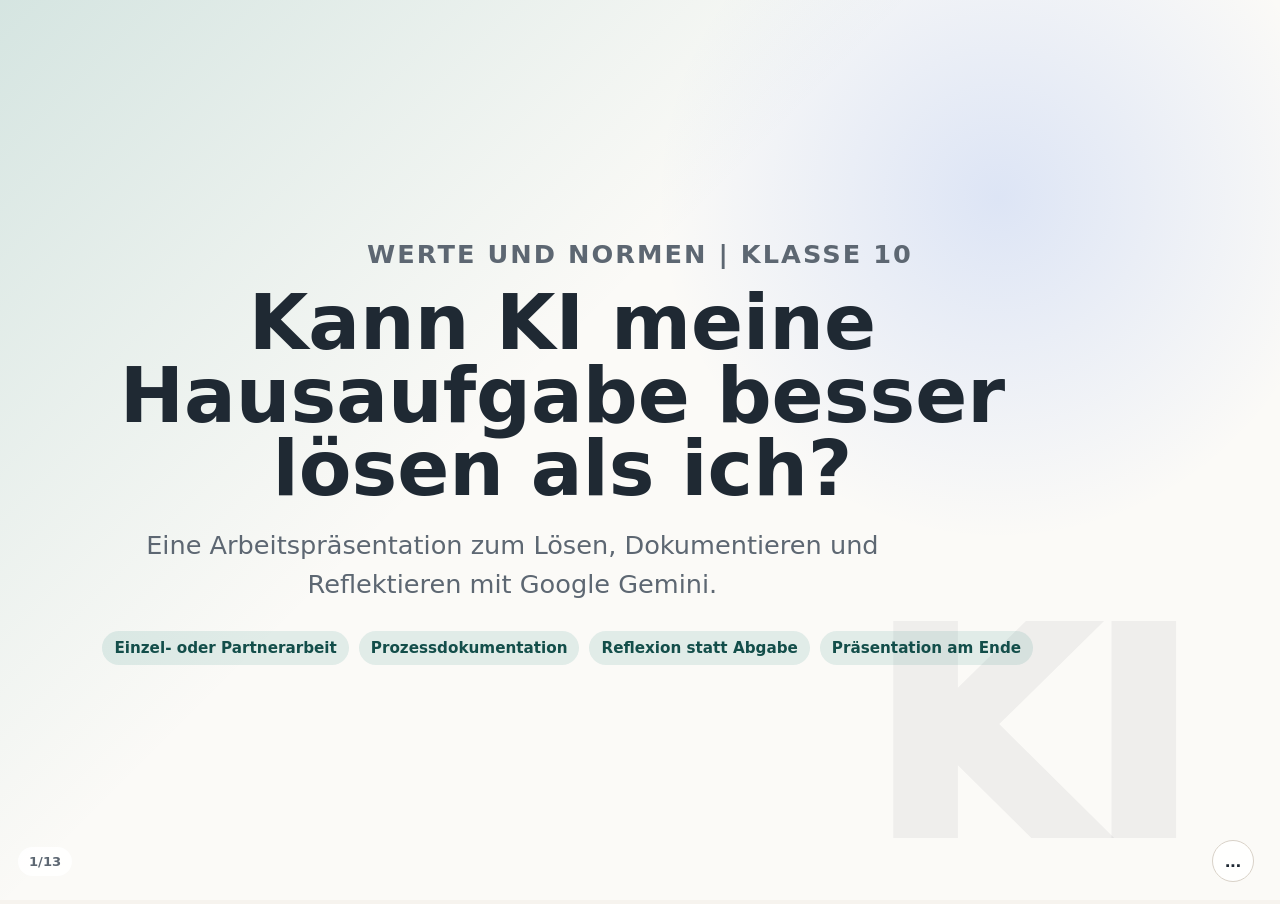
<file: praesentationen/ki-hausaufgabe-reflexion/index.html>
<!doctype html>
<html lang="de">
  <head>
    <meta charset="utf-8">
    <meta name="viewport" content="width=device-width, initial-scale=1">
    <title>KI als Lernhilfe reflektieren | Werte und Normen Klasse 10</title>
    <link rel="stylesheet" href="../../assets/styles.css">
    <style>
      :root {
        --gem-ink: #172033;
        --gem-teal: #0f766e;
        --gem-blue: #2563eb;
        --gem-red: #b42318;
        --gem-gold: #b45309;
        --gem-soft: #e8f5f1;
        --gem-paper: #fbfaf7;
      }

      .slide.gem-title {
        overflow: hidden;
        background:
          radial-gradient(circle at 78% 22%, rgb(37 99 235 / 14%), transparent 28%),
          linear-gradient(135deg, rgb(15 118 110 / 16%), transparent 42%),
          var(--gem-paper);
      }

      .slide.gem-title .slide-inner {
        position: relative;
        z-index: 1;
      }

      .slide.gem-title::after {
        content: "KI";
        position: absolute;
        right: 7vw;
        bottom: 2vh;
        z-index: 0;
        color: rgb(23 32 51 / 5%);
        font-size: clamp(9rem, 22vw, 22rem);
        font-weight: 950;
        line-height: 1;
        pointer-events: none;
      }

      .slide.gem-dark {
        background: var(--gem-ink);
        color: #ffffff;
      }

      .slide.gem-dark p,
      .slide.gem-dark li,
      .slide.gem-dark small {
        color: rgb(255 255 255 / 78%);
      }

      .slide.gem-soft {
        background: var(--gem-soft);
      }

      .slide.gem-blue {
        background: #eef4ff;
      }

      .slide.gem-warm {
        background: #fff7ed;
      }

      .slide-inner.wide {
        width: min(1180px, 100%);
      }

      .meta-row {
        display: flex;
        flex-wrap: wrap;
        gap: 10px;
        margin-top: 28px;
      }

      .pill {
        display: inline-flex;
        align-items: center;
        min-height: 34px;
        padding: 0 12px;
        border-radius: 999px;
        background: rgb(15 118 110 / 11%);
        color: #134e4a;
        font-size: 0.95rem;
        font-weight: 850;
      }

      .gem-dark .pill {
        background: rgb(255 255 255 / 12%);
        color: #ffffff;
      }

      .focus-box {
        max-width: 1000px;
        margin-top: 30px;
        padding: 28px;
        border-left: 10px solid var(--gem-teal);
        border-radius: 8px;
        background: #ffffff;
        box-shadow: 0 18px 45px rgb(31 41 51 / 10%);
      }

      .focus-box p {
        margin: 0;
        color: var(--gem-ink);
        font-size: clamp(1.35rem, 2.45vw, 2.75rem);
        font-weight: 850;
        line-height: 1.18;
      }

      .card-grid,
      .step-grid,
      .rubric-grid,
      .traffic-grid {
        display: grid;
        grid-template-columns: repeat(2, minmax(0, 1fr));
        gap: 18px;
        margin-top: 30px;
      }

      .card,
      .step-card,
      .rubric-card,
      .traffic-card {
        border: 1px solid rgb(31 41 51 / 12%);
        border-radius: 8px;
        background: #ffffff;
        box-shadow: 0 16px 40px rgb(31 41 51 / 8%);
      }

      .card,
      .rubric-card,
      .traffic-card {
        padding: 22px;
      }

      .card strong,
      .rubric-card strong,
      .traffic-card strong {
        display: block;
        color: var(--gem-ink);
        font-size: clamp(1.1rem, 1.5vw, 1.34rem);
        line-height: 1.25;
      }

      .card p,
      .rubric-card p,
      .traffic-card p {
        margin-top: 9px;
        color: var(--muted);
        font-size: clamp(0.98rem, 1.22vw, 1.1rem);
        line-height: 1.42;
      }

      .card.warning {
        border-top: 8px solid var(--gem-red);
      }

      .card.good {
        border-top: 8px solid var(--gem-teal);
      }

      .card.blue {
        border-top: 8px solid var(--gem-blue);
      }

      .card.gold {
        border-top: 8px solid var(--gem-gold);
      }

      .step-grid {
        grid-template-columns: repeat(4, minmax(0, 1fr));
        gap: 14px;
      }

      .step-card {
        min-height: 168px;
        padding: 20px;
      }

      .step-card span {
        color: var(--gem-blue);
        font-size: 2rem;
        font-weight: 950;
        line-height: 1;
      }

      .step-card strong {
        display: block;
        margin-top: 14px;
        color: var(--gem-ink);
        font-size: clamp(1rem, 1.28vw, 1.16rem);
      }

      .step-card p {
        margin-top: 8px;
        color: var(--muted);
        font-size: 0.98rem;
        line-height: 1.35;
      }

      .task-layout {
        display: grid;
        grid-template-columns: minmax(0, 0.85fr) minmax(0, 1.15fr);
        gap: 34px;
        align-items: start;
        margin-top: 28px;
      }

      .task-focus {
        padding: 26px;
        border-radius: 8px;
        background: #ffffff;
        box-shadow: 0 18px 45px rgb(31 41 51 / 10%);
      }

      .task-focus strong {
        display: block;
        color: var(--gem-teal);
        font-size: clamp(1.08rem, 1.6vw, 1.42rem);
      }

      .task-focus p {
        margin-top: 12px;
        color: var(--gem-ink);
        font-size: clamp(1.16rem, 1.7vw, 1.55rem);
        font-weight: 800;
        line-height: 1.28;
      }

      .task-list {
        display: grid;
        gap: 10px;
        margin: 0;
        padding-left: 1.1em;
      }

      .task-list li {
        color: var(--muted);
        font-size: clamp(0.98rem, 1.24vw, 1.12rem);
        line-height: 1.38;
      }

      .prompt-box {
        margin-top: 28px;
        padding: 22px 24px;
        border-left: 8px solid var(--gem-blue);
        border-radius: 8px;
        background: #ffffff;
        box-shadow: 0 18px 45px rgb(31 41 51 / 10%);
      }

      .prompt-box code {
        color: var(--gem-ink);
        font-size: clamp(1rem, 1.3vw, 1.22rem);
        line-height: 1.55;
        white-space: normal;
      }

      .process-table {
        display: grid;
        margin-top: 30px;
        border: 1px solid var(--line);
        border-radius: 8px;
        overflow: hidden;
        background: #ffffff;
        box-shadow: 0 16px 40px rgb(31 41 51 / 8%);
      }

      .process-row {
        display: grid;
        grid-template-columns: 0.8fr 1.25fr 1.25fr 1fr;
      }

      .process-row > * {
        min-height: 58px;
        padding: 14px;
        border-top: 1px solid var(--line);
        border-left: 1px solid var(--line);
        color: var(--muted);
        font-size: clamp(0.9rem, 1.08vw, 1rem);
        line-height: 1.34;
      }

      .process-row > *:first-child {
        border-left: 0;
      }

      .process-row.header > * {
        border-top: 0;
        background: #eef5f3;
        color: var(--gem-ink);
        font-weight: 850;
      }

      .traffic-grid {
        grid-template-columns: repeat(3, minmax(0, 1fr));
      }

      .traffic-card {
        min-height: 210px;
      }

      .traffic-card.green {
        border-top: 10px solid #15803d;
      }

      .traffic-card.yellow {
        border-top: 10px solid #b45309;
      }

      .traffic-card.red {
        border-top: 10px solid #b42318;
      }

      .reflection-question {
        max-width: 980px;
        margin-top: 34px;
        padding: 30px;
        border-radius: 8px;
        background: #ffffff;
        box-shadow: 0 18px 45px rgb(31 41 51 / 10%);
      }

      .reflection-question p {
        margin: 0;
        color: var(--gem-ink);
        font-size: clamp(1.5rem, 2.7vw, 3.05rem);
        font-weight: 850;
        line-height: 1.15;
      }

      @media (max-width: 1080px) {
        .slide {
          padding: 5vh 6vw;
        }

        .step-grid,
        .traffic-grid {
          grid-template-columns: repeat(2, minmax(0, 1fr));
        }

        .task-layout {
          grid-template-columns: 1fr;
        }
      }

      @media (max-width: 760px) {
        .slides {
          height: 100dvh;
        }

        .slide {
          min-height: 100dvh;
          height: auto;
          overflow-y: auto;
          padding-bottom: 92px;
        }

        .card-grid,
        .step-grid,
        .rubric-grid,
        .traffic-grid {
          grid-template-columns: 1fr;
        }

        .process-row {
          grid-template-columns: 1fr;
        }

        .process-row > * {
          border-left: 0;
        }
      }
    </style>
  </head>
  <body class="deck">
    <main class="slides" id="slides" data-deck aria-label="KI als Lernhilfe reflektieren">
      <section class="slide gem-title center" id="folie-1">
        <div class="slide-inner wide">
          <p class="eyebrow">Werte und Normen | Klasse 10</p>
          <h1>Kann KI meine Hausaufgabe besser lösen als ich?</h1>
          <p class="lead">Eine Arbeitspräsentation zum Lösen, Dokumentieren und Reflektieren mit Google Gemini.</p>
          <div class="meta-row" aria-label="Unterrichtsrahmen">
            <span class="pill">Einzel- oder Partnerarbeit</span>
            <span class="pill">Prozessdokumentation</span>
            <span class="pill">Reflexion statt Abgabe</span>
            <span class="pill">Präsentation am Ende</span>
          </div>
        </div>
        <aside class="speaker-notes">
          <strong>Moderationsnotiz</strong>
          <p>Den Fokus direkt setzen: Bewertet wird nicht die perfekte KI-Loesung, sondern der reflektierte Umgang damit.</p>
        </aside>
      </section>

      <section class="slide gem-dark" id="folie-2">
        <div class="slide-inner wide">
          <p class="eyebrow">Grundregel</p>
          <h2>Erst schützen, dann ausprobieren</h2>
          <div class="card-grid">
            <article class="card warning">
              <strong>Keine privaten Daten</strong>
              <p>Keine Namen, Adressen, echten Klassenlisten, Chatverläufe oder persönlichen Dokumente eingeben.</p>
            </article>
            <article class="card warning" data-step>
              <strong>Aufgabe anonymisieren</strong>
              <p>Formuliert die Schulaufgabe so, dass keine Person und keine Schule erkennbar ist.</p>
            </article>
            <article class="card good" data-step>
              <strong>Prozess sichern</strong>
              <p>Speichert eure Prompts, Antworten, Änderungen und Entscheidungen in einer Dokumentation.</p>
            </article>
            <article class="card blue" data-step>
              <strong>Zugang prüfen</strong>
              <p>Nutzt Gemini nur, wenn euer Account Zugriff erlaubt. Der Webzugang ist: gemini.google.com/app</p>
            </article>
          </div>
        </div>
        <aside class="speaker-notes">
          <strong>Moderationsnotiz</strong>
          <p>Vor dem Start kurz klaeren, welche Accounts genutzt werden duerfen. Kein Upload privater Dateien.</p>
        </aside>
      </section>

      <section class="slide agenda" id="folie-3">
        <div class="slide-inner wide">
          <p class="eyebrow">Arbeitsauftrag</p>
          <h2>Was ihr am Ende zeigen sollt</h2>
          <ol class="agenda-list">
            <li>
              <span>1</span>
              <div>
                <strong>Ausgangsaufgabe</strong>
                <small>Welche alte Aufgabe habt ihr gewählt und warum eignet sie sich?</small>
              </div>
            </li>
            <li data-step>
              <span>2</span>
              <div>
                <strong>Prompt-Prozess</strong>
                <small>Wie habt ihr Gemini gesteuert, verbessert und überprüft?</small>
              </div>
            </li>
            <li data-step>
              <span>3</span>
              <div>
                <strong>Reflexion</strong>
                <small>Was kam von euch, was kam von Gemini, und was habt ihr gelernt?</small>
              </div>
            </li>
          </ol>
        </div>
      </section>

      <section class="slide content" id="folie-4">
        <div class="slide-inner wide">
          <p class="eyebrow">Schritt 1</p>
          <h2>Aufgabe auswählen</h2>
          <div class="task-layout">
            <div class="task-focus">
              <strong>Auswahlfrage</strong>
              <p>Welche vergangene Aufgabe eignet sich, um KI-Hilfe wirklich zu testen?</p>
            </div>
            <ul class="task-list">
              <li>Wählt eine alte Hausaufgabe, Übungsaufgabe oder Schulaufgabe.</li>
              <li>Die Aufgabe sollte eine echte Denkleistung verlangen.</li>
              <li>Die Lösung sollte überprüfbar sein.</li>
              <li>Entfernt persönliche Daten und konkrete Namen.</li>
              <li>Notiert, warum ihr genau diese Aufgabe gewählt habt.</li>
            </ul>
          </div>
        </div>
      </section>

      <section class="slide gem-soft" id="folie-5">
        <div class="slide-inner wide">
          <p class="eyebrow">Schritt 2</p>
          <h2>Erst selbst einschätzen</h2>
          <p class="lead">Bevor ihr Gemini nutzt, braucht ihr einen Maßstab. Sonst könnt ihr die Antwort später kaum beurteilen.</p>
          <div class="card-grid">
            <article class="card good">
              <strong>Eigene Lösungsidee</strong>
              <p>Wie würdet ihr die Aufgabe ohne KI beginnen?</p>
            </article>
            <article class="card blue" data-step>
              <strong>Schwierigkeit</strong>
              <p>Wo würdet ihr selbst wahrscheinlich hängen bleiben?</p>
            </article>
            <article class="card gold" data-step>
              <strong>Qualitätsmaßstab</strong>
              <p>Woran erkennt man eine sehr gute Lösung?</p>
            </article>
            <article class="card warning" data-step>
              <strong>Prüfkriterien</strong>
              <p>Woran würdet ihr merken, dass Gemini falsch oder oberflächlich arbeitet?</p>
            </article>
          </div>
        </div>
      </section>

      <section class="slide content" id="folie-6">
        <div class="slide-inner wide">
          <p class="eyebrow">Schritt 3</p>
          <h2>Erster Prompt</h2>
          <p class="lead">Startet einfach, aber dokumentiert genau. Der erste Versuch ist wichtig, weil er zeigt, wie Gemini ohne eure Steuerung arbeitet.</p>
          <div class="prompt-box">
            <code>Ich bearbeite eine anonymisierte Schulaufgabe. Löse sie bitte sorgfältig und erkläre deinen Lösungsweg. Aufgabe: ...</code>
          </div>
          <div class="card-grid">
            <article class="card blue">
              <strong>Dokumentiert</strong>
              <p>Prompt, erste Antwort, hilfreiche Teile, unklare Stellen und mögliche Fehler.</p>
            </article>
            <article class="card good" data-step>
              <strong>Vergleicht</strong>
              <p>Passt Geminis Antwort zu eurer eigenen ersten Einschätzung?</p>
            </article>
          </div>
        </div>
      </section>

      <section class="slide gem-blue" id="folie-7">
        <div class="slide-inner wide">
          <p class="eyebrow">Schritt 4</p>
          <h2>Nachfragen und verbessern</h2>
          <div class="step-grid">
            <article class="step-card">
              <span>1</span>
              <strong>Genauer erklären lassen</strong>
              <p>„Erkläre den schwierigen Teil langsamer.“</p>
            </article>
            <article class="step-card" data-step>
              <span>2</span>
              <strong>Alternative verlangen</strong>
              <p>„Gib mir einen zweiten Lösungsweg.“</p>
            </article>
            <article class="step-card" data-step>
              <span>3</span>
              <strong>Fehler suchen lassen</strong>
              <p>„Prüfe deine Antwort kritisch.“</p>
            </article>
            <article class="step-card" data-step>
              <span>4</span>
              <strong>Kriterien nutzen</strong>
              <p>„Verbessere die Lösung anhand dieser Kriterien: ...“</p>
            </article>
          </div>
        </div>
      </section>

      <section class="slide content" id="folie-8">
        <div class="slide-inner wide">
          <p class="eyebrow">Schritt 5</p>
          <h2>Prozess dokumentieren</h2>
          <p class="lead">Eure Dokumentation ist wichtiger als die fertige Lösung. Sie zeigt, ob ihr KI steuern und prüfen könnt.</p>
          <div class="process-table" aria-label="Prozesstabelle">
            <div class="process-row header">
              <div>Schritt</div>
              <div>Prompt</div>
              <div>Geminis Antwort</div>
              <div>Eure Bewertung</div>
            </div>
            <div class="process-row">
              <div>1</div>
              <div>Erster Versuch</div>
              <div>Was kam heraus?</div>
              <div>Hilfreich, unklar, falsch?</div>
            </div>
            <div class="process-row" data-step>
              <div>2</div>
              <div>Nachfrage</div>
              <div>Was wurde besser?</div>
              <div>Was habt ihr entschieden?</div>
            </div>
            <div class="process-row" data-step>
              <div>3</div>
              <div>Verbesserung</div>
              <div>Beste Fassung</div>
              <div>Was bleibt problematisch?</div>
            </div>
          </div>
        </div>
      </section>

      <section class="slide gem-warm" id="folie-9">
        <div class="slide-inner wide">
          <p class="eyebrow">Schritt 6</p>
          <h2>Ergebnis kritisch prüfen</h2>
          <div class="rubric-grid">
            <article class="rubric-card">
              <strong>Richtigkeit</strong>
              <p>Ist die Lösung sachlich und fachlich richtig?</p>
            </article>
            <article class="rubric-card">
              <strong>Vollständigkeit</strong>
              <p>Wurde wirklich alles beantwortet, was die Aufgabe verlangt?</p>
            </article>
            <article class="rubric-card" data-step>
              <strong>Verständlichkeit</strong>
              <p>Könnt ihr die Lösung selbst erklären?</p>
            </article>
            <article class="rubric-card" data-step>
              <strong>Passung</strong>
              <p>Passt Sprache, Niveau und Methode zur Schule und zu euch?</p>
            </article>
          </div>
        </div>
      </section>

      <section class="slide content" id="folie-10">
        <div class="slide-inner wide">
          <p class="eyebrow">Schritt 7</p>
          <h2>Eigenanteil analysieren</h2>
          <div class="task-layout">
            <div class="task-focus">
              <strong>Kernfrage</strong>
              <p>War das noch eure eigene Leistung oder nur eine übernommene KI-Lösung?</p>
            </div>
            <ul class="task-list">
              <li>Was kam von Gemini?</li>
              <li>Was kam von euch?</li>
              <li>Wo habt ihr nur übernommen?</li>
              <li>Wo habt ihr wirklich entschieden, geprüft oder verbessert?</li>
              <li>Hättet ihr ohne KI etwas gelernt?</li>
              <li>Habt ihr mit KI etwas gelernt?</li>
            </ul>
          </div>
        </div>
      </section>

      <section class="slide gem-soft" id="folie-11">
        <div class="slide-inner wide">
          <p class="eyebrow">Ampelbewertung</p>
          <h2>Wie ordnet ihr euren Prozess ein?</h2>
          <div class="traffic-grid">
            <article class="traffic-card green">
              <strong>Grün</strong>
              <p>Gemini hat beim Lernen geholfen. Ihr habt verstanden, geprüft und eigene Entscheidungen getroffen.</p>
            </article>
            <article class="traffic-card yellow" data-step>
              <strong>Gelb</strong>
              <p>Gemini war hilfreich, aber nur mit Prüfung, Offenlegung oder klarer Begrenzung vertretbar.</p>
            </article>
            <article class="traffic-card red" data-step>
              <strong>Rot</strong>
              <p>Gemini hat die eigentliche Leistung ersetzt. Ihr könntet das Ergebnis nicht selbst erklären.</p>
            </article>
          </div>
        </div>
      </section>

      <section class="slide agenda" id="folie-12">
        <div class="slide-inner wide">
          <p class="eyebrow">Präsentation</p>
          <h2>Was ihr am Ende vorstellt</h2>
          <ol class="agenda-list">
            <li>
              <span>1</span>
              <div>
                <strong>Aufgabe und bester Prompt</strong>
                <small>Welche Aufgabe habt ihr gewählt, und welcher Prompt hat am meisten gebracht?</small>
              </div>
            </li>
            <li data-step>
              <span>2</span>
              <div>
                <strong>Beste Lösung und kritischster Fehler</strong>
                <small>Was war überzeugend, und wo musste Gemini korrigiert werden?</small>
              </div>
            </li>
            <li data-step>
              <span>3</span>
              <div>
                <strong>Eigenanteil und Ampel</strong>
                <small>Was war eure Leistung, und wie bewertet ihr den Prozess?</small>
              </div>
            </li>
          </ol>
        </div>
      </section>

      <section class="slide gem-dark" id="folie-13">
        <div class="slide-inner wide">
          <p class="eyebrow">Abschlussreflexion</p>
          <h2>Die entscheidende Frage</h2>
          <div class="reflection-question">
            <p>Wann macht KI mich besser und wann nimmt KI mir das Denken ab?</p>
          </div>
          <p class="lead">Begründet eure Antwort mit einem konkreten Moment aus eurem Arbeitsprozess.</p>
        </div>
        <aside class="speaker-notes">
          <strong>Moderationsnotiz</strong>
          <p>Diese Folie eignet sich fuer eine kurze Abschlussrunde oder als schriftliches Exit-Ticket.</p>
        </aside>
      </section>
    </main>

    <div class="deck-nav-shell">
      <button
        class="deck-nav-toggle"
        type="button"
        aria-label="Foliennavigation ein- oder ausklappen"
        aria-expanded="false"
        aria-controls="deck-nav"
        data-nav-toggle
      >
        ...
      </button>
      <nav class="deck-nav" id="deck-nav" aria-label="Foliennavigation">
        <a href="#folie-1" aria-label="Folie 1">1</a>
        <a href="#folie-2" aria-label="Folie 2">2</a>
        <a href="#folie-3" aria-label="Folie 3">3</a>
        <a href="#folie-4" aria-label="Folie 4">4</a>
        <a href="#folie-5" aria-label="Folie 5">5</a>
        <a href="#folie-6" aria-label="Folie 6">6</a>
        <a href="#folie-7" aria-label="Folie 7">7</a>
        <a href="#folie-8" aria-label="Folie 8">8</a>
        <a href="#folie-9" aria-label="Folie 9">9</a>
        <a href="#folie-10" aria-label="Folie 10">10</a>
        <a href="#folie-11" aria-label="Folie 11">11</a>
        <a href="#folie-12" aria-label="Folie 12">12</a>
        <a href="#folie-13" aria-label="Folie 13">13</a>
      </nav>
    </div>
    <div class="slide-count" data-deck-status aria-hidden="true">1/13</div>
    <script src="../../assets/deck.js"></script>
  </body>
</html>
</file>
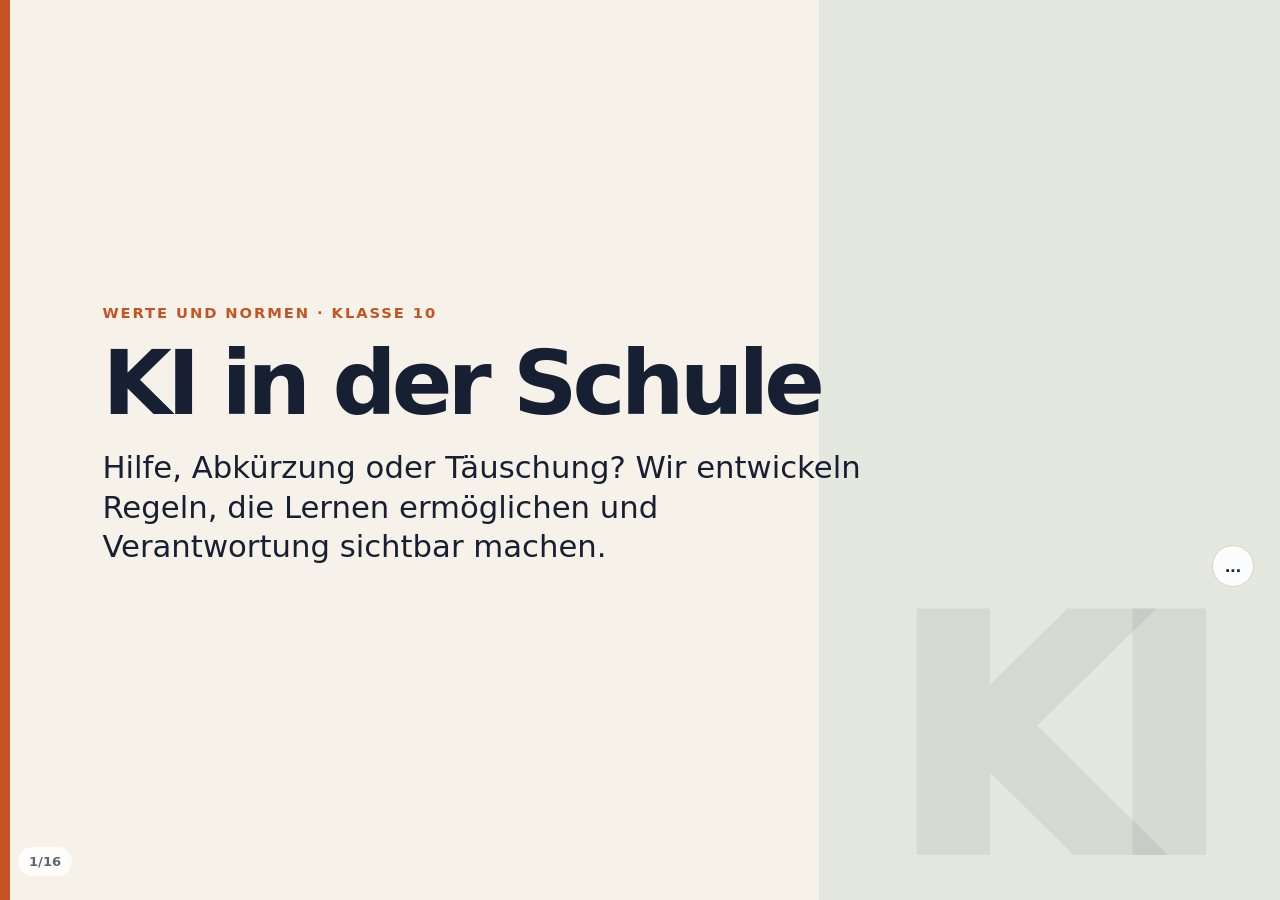
<file: praesentationen/ki-in-der-schule/index.html>
<!doctype html>
<html lang="de">
  <head>
    <meta charset="utf-8">
    <meta name="viewport" content="width=device-width, initial-scale=1">
    <title>KI in der Schule | Werte und Normen, Klasse 10</title>
    <link rel="stylesheet" href="../../assets/styles.css">
    <style>
      :root {
        --ki-ink: #172033;
        --ki-muted: #566171;
        --ki-paper: #f6f2e9;
        --ki-white: #fffefa;
        --ki-teal: #0b6b63;
        --ki-teal-soft: #dcece7;
        --ki-blue: #2158a8;
        --ki-blue-soft: #e6edf8;
        --ki-orange: #c45424;
        --ki-orange-soft: #f7e5da;
        --ki-red: #a4322b;
        --ki-green: #237447;
        --ki-yellow: #a96908;
        --ki-line: rgb(23 32 51 / 20%);
      }

      body {
        background: var(--ki-paper);
        color: var(--ki-ink);
      }

      .slide {
        position: relative;
        overflow: hidden;
        background: var(--ki-white);
      }

      .slide::before {
        content: "";
        position: absolute;
        inset: 0 auto 0 0;
        width: 10px;
        background: var(--slide-accent, var(--ki-teal));
      }

      .slide-inner,
      .slide-inner.wide {
        width: min(1160px, 100%);
        max-width: 1160px;
      }

      .slide h1 {
        max-width: 980px;
        margin-bottom: 24px;
        font-size: clamp(4rem, 7vw, 7.4rem);
        line-height: 0.92;
        letter-spacing: -0.055em;
      }

      .slide h2 {
        max-width: 1060px;
        margin-bottom: 28px;
        font-size: clamp(3rem, 5vw, 5.2rem);
        line-height: 0.98;
        letter-spacing: -0.04em;
      }

      .slide p,
      .slide li {
        color: var(--ki-muted);
        font-size: clamp(1.35rem, 1.7vw, 1.75rem);
        line-height: 1.42;
      }

      .slide .eyebrow {
        margin-bottom: 18px;
        color: var(--slide-accent, var(--ki-teal));
        font-size: 0.92rem;
        font-weight: 900;
        letter-spacing: 0.13em;
      }

      .slide .lead {
        max-width: 900px;
        font-size: clamp(1.6rem, 2.4vw, 2.45rem);
        line-height: 1.28;
      }

      .slide.title {
        --slide-accent: var(--ki-orange);
        background:
          linear-gradient(90deg, transparent 0 64%, rgb(11 107 99 / 8%) 64% 100%),
          var(--ki-paper);
      }

      .title-mark {
        position: absolute;
        right: 7vw;
        bottom: 4vh;
        color: rgb(23 32 51 / 7%);
        font-size: clamp(12rem, 25vw, 26rem);
        font-weight: 950;
        line-height: 0.75;
        letter-spacing: -0.1em;
        pointer-events: none;
      }

      .title .lead {
        max-width: 760px;
        color: var(--ki-ink);
      }

      .question-slide {
        --slide-accent: var(--ki-orange);
        background: var(--ki-paper);
      }

      .question-slide .slide-inner {
        max-width: 1040px;
      }

      .question-slide h2 {
        font-size: clamp(3.6rem, 6.3vw, 7rem);
      }

      .case-layout {
        display: grid;
        grid-template-columns: minmax(0, 1.45fr) minmax(250px, 0.55fr);
        gap: 64px;
        align-items: center;
      }

      .case-list {
        margin: 26px 0 0;
        padding: 0;
        list-style: none;
        counter-reset: cases;
      }

      .case-list li {
        display: grid;
        grid-template-columns: 46px minmax(0, 1fr);
        gap: 18px;
        padding: 18px 0;
        border-top: 1px solid var(--ki-line);
        color: var(--ki-ink);
      }

      .case-list li::before {
        counter-increment: cases;
        content: counter(cases, upper-alpha);
        color: var(--ki-orange);
        font-weight: 950;
      }

      .qr-block {
        justify-self: end;
        text-align: center;
      }

      .qr-block img {
        display: block;
        width: min(270px, 100%);
        height: auto;
        margin: 0 auto 16px;
        border: 12px solid #ffffff;
      }

      .qr-block strong {
        display: block;
        font-size: 1.3rem;
      }

      .signal-row {
        display: flex;
        justify-content: center;
        gap: 16px;
        margin-top: 14px;
      }

      .signal {
        width: 32px;
        height: 32px;
        border-radius: 50%;
      }

      .signal.green { background: var(--ki-green); }
      .signal.yellow { background: var(--ki-yellow); }
      .signal.red { background: var(--ki-red); }

      .contrast-slide {
        --slide-accent: var(--ki-blue);
        background: var(--ki-blue-soft);
      }

      .contrast-grid {
        display: grid;
        grid-template-columns: repeat(3, minmax(0, 1fr));
        gap: 34px;
        margin-top: 44px;
      }

      .contrast-item {
        padding-top: 22px;
        border-top: 8px solid currentColor;
      }

      .contrast-item:nth-child(1) { color: var(--ki-green); }
      .contrast-item:nth-child(2) { color: var(--ki-yellow); }
      .contrast-item:nth-child(3) { color: var(--ki-red); }

      .contrast-item strong {
        display: block;
        margin-bottom: 10px;
        color: var(--ki-ink);
        font-size: clamp(1.65rem, 2.2vw, 2.3rem);
      }

      .contrast-item p {
        margin: 0;
        font-size: clamp(1.15rem, 1.4vw, 1.42rem);
      }

      .criteria-slide {
        background: var(--ki-ink);
        color: #ffffff;
      }

      .criteria-slide::before { background: #65c7b8; }
      .criteria-slide .eyebrow { color: #8be0d3; }
      .criteria-slide h2 { color: #ffffff; }

      .criteria-list {
        margin: 32px 0 0;
        padding: 0;
        list-style: none;
      }

      .criteria-list li {
        display: grid;
        grid-template-columns: minmax(180px, 0.52fr) minmax(0, 1.48fr);
        gap: 32px;
        padding: 14px 0;
        border-top: 1px solid rgb(255 255 255 / 22%);
        color: rgb(255 255 255 / 78%);
        font-size: clamp(1.15rem, 1.55vw, 1.55rem);
      }

      .criteria-list strong {
        color: #ffffff;
        font-size: clamp(1.3rem, 1.8vw, 1.8rem);
      }

      .path-slide {
        --slide-accent: var(--ki-orange);
        background: var(--ki-orange-soft);
      }

      .path {
        display: grid;
        grid-template-columns: repeat(3, minmax(0, 1fr));
        gap: 38px;
        margin-top: 46px;
        counter-reset: path;
      }

      .path-item {
        padding-top: 18px;
        border-top: 2px solid var(--ki-ink);
      }

      .path-item::before {
        counter-increment: path;
        content: "0" counter(path);
        display: block;
        margin-bottom: 20px;
        color: var(--ki-orange);
        font-size: 2.2rem;
        font-weight: 950;
      }

      .path-item strong {
        display: block;
        margin-bottom: 10px;
        font-size: clamp(1.5rem, 2vw, 2rem);
      }

      .path-item p {
        margin: 0;
        font-size: clamp(1.12rem, 1.35vw, 1.38rem);
      }

      .team-slide {
        --slide-accent: var(--ki-teal);
        background: var(--ki-teal-soft);
      }

      .team-list {
        display: grid;
        grid-template-columns: repeat(2, minmax(0, 1fr));
        gap: 0 54px;
        margin: 26px 0 0;
        padding: 0;
        list-style: none;
        counter-reset: teams;
      }

      .team-list li {
        display: grid;
        grid-template-columns: 54px minmax(0, 1fr);
        gap: 18px;
        align-items: baseline;
        padding: 16px 0;
        border-top: 1px solid var(--ki-line);
        color: var(--ki-ink);
      }

      .team-list li::before {
        counter-increment: teams;
        content: counter(teams, decimal-leading-zero);
        color: var(--ki-teal);
        font-size: 1.2rem;
        font-weight: 950;
      }

      .team-list strong {
        font-size: clamp(1.35rem, 1.85vw, 1.8rem);
      }

      .source-slide {
        --slide-accent: var(--ki-blue);
      }

      .source-list {
        margin: 28px 0 0;
        padding: 0;
        list-style: none;
      }

      .source-list li {
        display: grid;
        grid-template-columns: minmax(220px, 0.7fr) minmax(0, 1.3fr) auto;
        gap: 26px;
        align-items: baseline;
        padding: 18px 0;
        border-top: 1px solid var(--ki-line);
      }

      .source-list strong {
        color: var(--ki-ink);
        font-size: clamp(1.25rem, 1.7vw, 1.65rem);
      }

      .source-list span {
        color: var(--ki-muted);
        font-size: clamp(1.05rem, 1.25vw, 1.25rem);
      }

      .source-list a {
        color: var(--ki-blue);
        font-size: 1rem;
        font-weight: 900;
        text-decoration-thickness: 2px;
        text-underline-offset: 4px;
      }

      .source-note {
        margin-top: 24px;
        font-size: 1rem !important;
      }

      .task-slide {
        --slide-accent: var(--task-color, var(--ki-teal));
      }

      .task-slide.blue { --task-color: var(--ki-blue); background: var(--ki-blue-soft); }
      .task-slide.orange { --task-color: var(--ki-orange); background: var(--ki-orange-soft); }
      .task-slide.green { --task-color: var(--ki-green); background: #e2eee6; }

      .task-grid {
        display: grid;
        grid-template-columns: minmax(0, 0.95fr) minmax(0, 1.05fr);
        gap: 62px;
        align-items: start;
      }

      .task-question {
        margin: 0;
        color: var(--ki-ink) !important;
        font-size: clamp(1.75rem, 2.65vw, 2.8rem) !important;
        font-weight: 850;
        line-height: 1.22 !important;
      }

      .task-steps {
        margin: 0;
        padding-left: 1.15em;
      }

      .task-steps li {
        margin-bottom: 14px;
        color: var(--ki-ink);
        font-size: clamp(1.12rem, 1.42vw, 1.42rem);
      }

      .deliverable {
        margin-top: 34px;
        padding-top: 18px;
        border-top: 2px solid var(--task-color, var(--ki-teal));
      }

      .deliverable strong {
        display: block;
        color: var(--task-color, var(--ki-teal));
        font-size: 1rem;
        letter-spacing: 0.1em;
        text-transform: uppercase;
      }

      .deliverable p {
        margin: 8px 0 0;
        color: var(--ki-ink);
        font-size: clamp(1.15rem, 1.45vw, 1.45rem);
      }

      .presentation-slide {
        --slide-accent: var(--ki-orange);
        background: var(--ki-paper);
      }

      .presentation-line {
        display: grid;
        grid-template-columns: repeat(4, minmax(0, 1fr));
        gap: 28px;
        margin-top: 44px;
        counter-reset: present;
      }

      .presentation-line div {
        padding-top: 18px;
        border-top: 2px solid var(--ki-ink);
      }

      .presentation-line div::before {
        counter-increment: present;
        content: counter(present);
        display: block;
        margin-bottom: 18px;
        color: var(--ki-orange);
        font-size: 2.4rem;
        font-weight: 950;
      }

      .presentation-line strong {
        display: block;
        margin-bottom: 9px;
        font-size: clamp(1.25rem, 1.6vw, 1.6rem);
      }

      .presentation-line p {
        margin: 0;
        font-size: clamp(1.02rem, 1.2vw, 1.2rem);
      }

      .rule-slide {
        background: var(--ki-ink);
        color: #ffffff;
      }

      .rule-slide::before { background: #f39a68; }
      .rule-slide .eyebrow { color: #ffb187; }
      .rule-slide h2 { color: #ffffff; }

      .rule-parts {
        display: grid;
        grid-template-columns: repeat(4, minmax(0, 1fr));
        gap: 28px;
        margin-top: 42px;
      }

      .rule-parts div {
        padding-top: 18px;
        border-top: 1px solid rgb(255 255 255 / 40%);
      }

      .rule-parts strong {
        display: block;
        margin-bottom: 10px;
        color: #ffffff;
        font-size: clamp(1.35rem, 1.7vw, 1.7rem);
      }

      .rule-parts p {
        margin: 0;
        color: rgb(255 255 255 / 75%);
        font-size: clamp(1.05rem, 1.25vw, 1.25rem);
      }

      .sentence-slide {
        --slide-accent: var(--ki-teal);
        background: var(--ki-teal-soft);
      }

      .sentence {
        max-width: 1060px;
        margin: 40px 0 0;
        padding: 30px 0;
        border-top: 2px solid var(--ki-teal);
        border-bottom: 2px solid var(--ki-teal);
        color: var(--ki-ink);
        font-size: clamp(2.1rem, 3.6vw, 4rem);
        font-weight: 850;
        line-height: 1.22;
      }

      .blank {
        display: inline-block;
        min-width: 4.7em;
        border-bottom: 0.12em solid var(--ki-orange);
        color: var(--ki-orange);
      }

      .closing-slide {
        --slide-accent: var(--ki-orange);
        background: var(--ki-paper);
      }

      .closing-slide h2 {
        max-width: 1080px;
        font-size: clamp(4rem, 6.7vw, 7.5rem);
      }

      .closing-slide .lead {
        max-width: 880px;
        color: var(--ki-ink);
      }

      .deck-nav {
        max-width: min(840px, calc(100vw - 44px));
        flex-wrap: wrap;
        justify-content: flex-end;
      }

      .deck-nav a {
        width: 32px;
        height: 32px;
        font-size: 0.86rem;
      }

      @media (max-width: 980px) {
        .slide { padding: 6vh 6vw 9vh; }
        .case-layout,
        .task-grid { grid-template-columns: 1fr; gap: 28px; }
        .qr-block { justify-self: start; display: flex; gap: 20px; align-items: center; text-align: left; }
        .qr-block img { width: 150px; margin: 0; }
        .contrast-grid,
        .path,
        .presentation-line,
        .rule-parts { grid-template-columns: repeat(2, minmax(0, 1fr)); }
        .source-list li { grid-template-columns: 1fr; gap: 6px; }
      }

      @media (max-width: 720px) {
        .slides { height: 100dvh; }
        .slide { height: auto; min-height: 100dvh; overflow-y: auto; padding: 7vh 7vw 100px; }
        .slide h1 { font-size: clamp(3.4rem, 15vw, 5rem); }
        .slide h2 { font-size: clamp(2.6rem, 11vw, 4.2rem); }
        .contrast-grid,
        .path,
        .team-list,
        .presentation-line,
        .rule-parts { grid-template-columns: 1fr; }
        .criteria-list li { grid-template-columns: 1fr; gap: 4px; }
        .title-mark { display: none; }
        .qr-block { display: block; text-align: center; }
        .qr-block img { width: min(240px, 100%); margin: 0 auto 12px; }
        .slide-count { display: none; }
      }
    </style>
  </head>
  <body class="deck">
    <main class="slides" id="slides" data-deck aria-label="KI in der Schule">
      <section class="slide title" id="folie-1">
        <div class="slide-inner wide">
          <p class="eyebrow">Werte und Normen · Klasse 10</p>
          <h1>KI in der Schule</h1>
          <p class="lead">Hilfe, Abkürzung oder Täuschung? Wir entwickeln Regeln, die Lernen ermöglichen und Verantwortung sichtbar machen.</p>
        </div>
        <div class="title-mark" aria-hidden="true">KI</div>
        <aside class="speaker-notes">
          <strong>Moderationsnotiz</strong>
          <p>Kommunikationsziel: Die Klasse beurteilt KI-Nutzung anhand von Fairness, Lernen, Wahrheit, Transparenz und Verantwortung und beschließt daraus einen eigenen Kodex.</p>
          <p>Gesamtrahmen: zwei Doppelstunden. Die Zeiten stehen nur in den Notizen, nicht in der Schüleransicht.</p>
        </aside>
      </section>

      <section class="slide question-slide" id="folie-2">
        <div class="slide-inner wide case-layout">
          <div>
            <p class="eyebrow">Einstieg</p>
            <h2>Drei Fälle. Wo steht eure Ampel?</h2>
            <ol class="case-list">
              <li>Du lässt dir einen schwierigen Text in leichter Sprache erklären.</li>
              <li>Du übernimmst eine KI-Zusammenfassung und prüfst die genannten Quellen nicht.</li>
              <li>Du gibst einen KI-Text als eigene Hausaufgabe ab.</li>
            </ol>
          </div>
          <div class="qr-block">
            <img src="qrcode.png" alt="QR-Code zur digitalen Verhaltensampel">
            <div>
              <strong>Abstimmen und begründen</strong>
              <div class="signal-row" aria-label="Grün, Gelb oder Rot">
                <span class="signal green" aria-hidden="true"></span>
                <span class="signal yellow" aria-hidden="true"></span>
                <span class="signal red" aria-hidden="true"></span>
              </div>
            </div>
          </div>
        </div>
        <aside class="speaker-notes">
          <strong>Moderationsnotiz</strong>
          <p>Die Fälle nacheinander einblenden. Erst abstimmen, dann je eine Begründung für Grün, Gelb und Rot sammeln. Uneinigkeit ausdrücklich stehen lassen.</p>
        </aside>
      </section>

      <section class="slide contrast-slide" id="folie-3">
        <div class="slide-inner wide">
          <p class="eyebrow">Der Konflikt</p>
          <h2>Dasselbe Werkzeug kann helfen, täuschen oder schaden</h2>
          <div class="contrast-grid">
            <article class="contrast-item">
              <strong>Hilfe</strong>
              <p>KI erklärt, gibt Rückmeldung oder eröffnet einen neuen Zugang zum Lernen.</p>
            </article>
            <article class="contrast-item" data-step>
              <strong>Abkürzung</strong>
              <p>KI übernimmt Denkarbeit. Das Ergebnis wirkt gut, aber das eigene Können bleibt unsichtbar.</p>
            </article>
            <article class="contrast-item" data-step>
              <strong>Schaden</strong>
              <p>Falsche Inhalte, private Daten oder verschleierte Nutzung treffen andere und untergraben Vertrauen.</p>
            </article>
          </div>
        </div>
        <aside class="speaker-notes">
          <strong>Moderationsnotiz</strong>
          <p>Übergang: Nicht die App allein entscheidet über die Bewertung, sondern Zweck, Vorgehen und Folgen der Nutzung.</p>
        </aside>
      </section>

      <section class="slide criteria-slide" id="folie-4">
        <div class="slide-inner wide">
          <p class="eyebrow">Unser Maßstab</p>
          <h2>Ein gutes Urteil braucht fünf Prüfsteine</h2>
          <ul class="criteria-list">
            <li><strong>Fairness</strong><span>Haben alle eine vergleichbare Chance?</span></li>
            <li><strong>Lernen</strong><span>Verstehe ich danach mehr oder gebe ich Denken ab?</span></li>
            <li><strong>Wahrheit</strong><span>Kann ich Aussagen und Quellen nachvollziehen?</span></li>
            <li><strong>Transparenz</strong><span>Ist erkennbar, wie KI beteiligt war?</span></li>
            <li><strong>Verantwortung</strong><span>Wer trägt die Folgen, wenn etwas falsch oder unfair ist?</span></li>
          </ul>
        </div>
      </section>

      <section class="slide path-slide" id="folie-5">
        <div class="slide-inner wide">
          <p class="eyebrow">Der Weg zum Kodex</p>
          <h2>Aus Streitfällen werden begründete Regeln</h2>
          <div class="path">
            <article class="path-item">
              <strong>Untersuchen</strong>
              <p>Ihr prüft einen Konflikt aus eurer Perspektive und mit belastbaren Quellen.</p>
            </article>
            <article class="path-item" data-step>
              <strong>Urteilen</strong>
              <p>Ihr ordnet konkrete Fälle ein und begründet eure Grenze.</p>
            </article>
            <article class="path-item" data-step>
              <strong>Regeln</strong>
              <p>Die Klasse verbindet die stärksten Argumente zu einem gemeinsamen Kodex.</p>
            </article>
          </div>
        </div>
        <aside class="speaker-notes">
          <strong>Moderationsnotiz</strong>
          <p>Erste Doppelstunde: 10 Minuten Einstieg, 10 Minuten Gruppenbildung, 45 Minuten Recherche, 25 Minuten Ergebnisvorbereitung.</p>
        </aside>
      </section>

      <section class="slide team-slide" id="folie-6">
        <div class="slide-inner wide">
          <p class="eyebrow">Fünf Teams · eine gemeinsame Frage</p>
          <h2>Jede Gruppe prüft eine andere Grenze</h2>
          <ol class="team-list">
            <li><strong>Fairness und Eigenleistung</strong></li>
            <li><strong>Verantwortung und Wahrheit</strong></li>
            <li><strong>Bewertung von Leistungen</strong></li>
            <li><strong>Neue Prüfungsformen</strong></li>
            <li><strong>Lernen und Abhängigkeit</strong></li>
          </ol>
        </div>
        <aside class="speaker-notes">
          <strong>Moderationsnotiz</strong>
          <p>Gruppen einteilen und Rollen vergeben: Moderation, Recherche, Gegenposition, Dokumentation, Präsentation.</p>
        </aside>
      </section>

      <section class="slide source-slide" id="folie-7">
        <div class="slide-inner wide">
          <p class="eyebrow">Recherche</p>
          <h2>Belege schlagen Bauchgefühl</h2>
          <p class="lead">Fragt bei jeder Quelle: Wer sagt das, worauf stützt sich die Aussage und was folgt daraus für unseren Fall?</p>
          <ul class="source-list">
            <li>
              <strong>Kultusministerkonferenz</strong>
              <span>Kritisch-konstruktiver Umgang mit KI in schulischen Bildungsprozessen</span>
              <a href="https://www.kmk.org/fileadmin/Dateien/veroeffentlichungen_beschluesse/2024/2024_10_10-Handlungsempfehlung-KI.pdf" target="_blank" rel="noopener noreferrer">PDF öffnen</a>
            </li>
            <li>
              <strong>Bildungsportal Niedersachsen</strong>
              <span>Textgenerierende KI, schulischer Kontext und Datenschutz</span>
              <a href="https://bildungsportal-niedersachsen.de/schulorganisation/datenschutz-an-schulen/datenschutz-im-schulalltag/textgenerierende-ki-systeme" target="_blank" rel="noopener noreferrer">Seite öffnen</a>
            </li>
            <li>
              <strong>Datenschutzkonferenz</strong>
              <span>Orientierung zu KI und zum verantwortbaren Umgang mit Daten</span>
              <a href="https://www.datenschutzkonferenz-online.de/media/oh/20240506_DSK_Orientierungshilfe_KI_und_Datenschutz.pdf" target="_blank" rel="noopener noreferrer">PDF öffnen</a>
            </li>
          </ul>
          <p class="source-note">Quellenstand: Juli 2026 · Ergänzt eigene Beispiele aus Schule und Alltag.</p>
        </div>
      </section>

      <section class="slide task-slide" id="folie-8">
        <div class="slide-inner wide">
          <p class="eyebrow">Team 01 · Fairness und Eigenleistung</p>
          <h2>Wann wird Hilfe zum unfairen Vorteil?</h2>
          <div class="task-grid">
            <p class="task-question">Woran erkennt man noch eure eigene Leistung, wenn KI beteiligt war?</p>
            <div>
              <ol class="task-steps">
                <li>Sammelt drei reale Fälle aus Hausaufgaben, Referaten oder Lernaufgaben.</li>
                <li>Prüft jeden Fall mit den fünf Prüfsteinen.</li>
                <li>Formuliert die stärkste Gegenposition zu eurem Urteil.</li>
              </ol>
              <div class="deliverable">
                <strong>Euer Ergebnis</strong>
                <p>Eine Ampel mit drei Fällen und eine Regel, die fairen KI-Einsatz erkennbar macht.</p>
              </div>
            </div>
          </div>
        </div>
      </section>

      <section class="slide task-slide blue" id="folie-9">
        <div class="slide-inner wide">
          <p class="eyebrow">Team 02 · Verantwortung und Wahrheit</p>
          <h2>Wer prüft, wenn KI überzeugend falsch liegt?</h2>
          <div class="task-grid">
            <p class="task-question">Was müsst ihr kontrollieren, bevor ihr eine KI-Antwort verwendet?</p>
            <div>
              <ol class="task-steps">
                <li>Untersucht Beispiele mit Fakten, Quellen oder Erklärungen.</li>
                <li>Entwickelt eine kurze Prüfroutine für zweifelhafte Antworten.</li>
                <li>Klärt: Wer trägt die Verantwortung für das Endergebnis?</li>
              </ol>
              <div class="deliverable">
                <strong>Euer Ergebnis</strong>
                <p>Eine Prüfroutine und eine Regel gegen ungeprüfte oder erfundene Aussagen.</p>
              </div>
            </div>
          </div>
        </div>
      </section>

      <section class="slide task-slide orange" id="folie-10">
        <div class="slide-inner wide">
          <p class="eyebrow">Team 03 · Bewertung von Leistungen</p>
          <h2>Welche Note ist trotz KI noch gerecht?</h2>
          <div class="task-grid">
            <p class="task-question">Was muss eine Lehrkraft sehen, damit eine Bewertung eure Leistung trifft?</p>
            <div>
              <ol class="task-steps">
                <li>Vergleicht erlaubte Hilfe, offenzulegende Hilfe und Täuschung.</li>
                <li>Prüft, ob dieselbe Regel für alle fair wäre.</li>
                <li>Legt fest, wie KI-Nutzung dokumentiert werden sollte.</li>
              </ol>
              <div class="deliverable">
                <strong>Euer Ergebnis</strong>
                <p>Drei transparente Bewertungsbedingungen und ein strittiger Grenzfall.</p>
              </div>
            </div>
          </div>
        </div>
      </section>

      <section class="slide task-slide green" id="folie-11">
        <div class="slide-inner wide">
          <p class="eyebrow">Team 04 · Neue Prüfungsformen</p>
          <h2>Wie wird Verstehen wieder sichtbar?</h2>
          <div class="task-grid">
            <p class="task-question">Welche Aufgaben zeigen Denken, Entscheiden und Begründen statt nur ein fertiges Produkt?</p>
            <div>
              <ol class="task-steps">
                <li>Sammelt Prüfungsformen aus eurem Unterricht und neue Ideen.</li>
                <li>Prüft, wo KI Lernen unterstützt und wo sie die Leistung verdeckt.</li>
                <li>Entwerft eine Aufgabe, bei der der Arbeitsweg sichtbar bleibt.</li>
              </ol>
              <div class="deliverable">
                <strong>Euer Ergebnis</strong>
                <p>Ein Prüfungsformat mit klarer KI-Regel und nachvollziehbarer Eigenleistung.</p>
              </div>
            </div>
          </div>
        </div>
      </section>

      <section class="slide task-slide" id="folie-12">
        <div class="slide-inner wide">
          <p class="eyebrow">Team 05 · Lernen und Abhängigkeit</p>
          <h2>Wann stärkt KI euch — wann schwächt sie euch?</h2>
          <div class="task-grid">
            <p class="task-question">Woran merkt ihr, ob KI Selbstständigkeit fördert oder Denken ersetzt?</p>
            <div>
              <ol class="task-steps">
                <li>Sammelt Beispiele aus Schule, Alltag und Berufsvorstellungen.</li>
                <li>Vergleicht kurzfristige Bequemlichkeit mit langfristigem Lernen.</li>
                <li>Berücksichtigt unterschiedliche Zugänge und Vorkenntnisse.</li>
              </ol>
              <div class="deliverable">
                <strong>Euer Ergebnis</strong>
                <p>Eine Lernregel mit Warnzeichen für Abhängigkeit und einem sinnvollen Einsatzbeispiel.</p>
              </div>
            </div>
          </div>
        </div>
      </section>

      <section class="slide presentation-slide" id="folie-13">
        <div class="slide-inner wide">
          <p class="eyebrow">Präsentation · maximal 8 Minuten</p>
          <h2>Zeigt den Streit — nicht eure ganze Recherche</h2>
          <div class="presentation-line">
            <div><strong>Ein Fall</strong><p>Woran entzündet sich euer Konflikt?</p></div>
            <div><strong>Zwei Seiten</strong><p>Was spricht für und gegen die Nutzung?</p></div>
            <div><strong>Euer Urteil</strong><p>Welcher Prüfstein entscheidet?</p></div>
            <div><strong>Eine Regel</strong><p>Was soll künftig gelten?</p></div>
          </div>
        </div>
        <aside class="speaker-notes">
          <strong>Moderationsnotiz</strong>
          <p>Zweite Doppelstunde: 40 Minuten Präsentationen, 20 Minuten Vergleich und Konfliktklärung, 20 Minuten Kodex, 10 Minuten Abstimmung und Reflexion.</p>
        </aside>
      </section>

      <section class="slide rule-slide" id="folie-14">
        <div class="slide-inner wide">
          <p class="eyebrow">Vom Urteil zur Regel</p>
          <h2>Eine tragfähige Regel beantwortet vier Fragen</h2>
          <div class="rule-parts">
            <div><strong>Was?</strong><p>Welche Nutzung ist gemeint?</p></div>
            <div data-step><strong>Wann?</strong><p>Unter welchen Bedingungen gilt sie?</p></div>
            <div data-step><strong>Wie sichtbar?</strong><p>Was muss offengelegt werden?</p></div>
            <div data-step><strong>Warum?</strong><p>Welcher Wert begründet die Regel?</p></div>
          </div>
        </div>
      </section>

      <section class="slide sentence-slide" id="folie-15">
        <div class="slide-inner wide">
          <p class="eyebrow">Unser KI-Kodex</p>
          <h2>Schreibt Regeln, die man wirklich anwenden kann</h2>
          <p class="sentence">Wir dürfen KI für <span class="blank">…</span> nutzen, wenn <span class="blank">…</span>. Wir machen sichtbar, <span class="blank">…</span>, weil uns <span class="blank">…</span> wichtig ist.</p>
        </div>
        <aside class="speaker-notes">
          <strong>Moderationsnotiz</strong>
          <p>8 bis 10 Regeln sammeln. Dopplungen zusammenführen, Widersprüche markieren, jede Regel mit mindestens einem Prüfstein begründen und anschließend abstimmen.</p>
        </aside>
      </section>

      <section class="slide closing-slide" id="folie-16">
        <div class="slide-inner wide">
          <p class="eyebrow">Persönliche Entscheidung</p>
          <h2>Welche Verantwortung gibst du nicht an KI ab?</h2>
          <p class="lead">Notiere einen Satz für deinen nächsten Einsatz: Was prüfst, kennzeichnest oder entscheidest du selbst?</p>
        </div>
        <aside class="speaker-notes">
          <strong>Moderationsnotiz</strong>
          <p>Ein-Minuten-Reflexion als Exit-Ticket. Zwei oder drei freiwillige Antworten hören und mit der Einstiegsampel vergleichen.</p>
        </aside>
      </section>
    </main>

    <div class="deck-nav-shell">
      <button class="deck-nav-toggle" type="button" aria-label="Foliennavigation ein- oder ausklappen" aria-expanded="false" aria-controls="deck-nav" data-nav-toggle>...</button>
      <nav class="deck-nav" id="deck-nav" aria-label="Foliennavigation">
        <a href="#folie-1" aria-label="Folie 1">1</a>
        <a href="#folie-2" aria-label="Folie 2">2</a>
        <a href="#folie-3" aria-label="Folie 3">3</a>
        <a href="#folie-4" aria-label="Folie 4">4</a>
        <a href="#folie-5" aria-label="Folie 5">5</a>
        <a href="#folie-6" aria-label="Folie 6">6</a>
        <a href="#folie-7" aria-label="Folie 7">7</a>
        <a href="#folie-8" aria-label="Folie 8">8</a>
        <a href="#folie-9" aria-label="Folie 9">9</a>
        <a href="#folie-10" aria-label="Folie 10">10</a>
        <a href="#folie-11" aria-label="Folie 11">11</a>
        <a href="#folie-12" aria-label="Folie 12">12</a>
        <a href="#folie-13" aria-label="Folie 13">13</a>
        <a href="#folie-14" aria-label="Folie 14">14</a>
        <a href="#folie-15" aria-label="Folie 15">15</a>
        <a href="#folie-16" aria-label="Folie 16">16</a>
      </nav>
    </div>
    <div class="slide-count" data-deck-status aria-hidden="true">1/16</div>
    <script src="../../assets/deck.js"></script>
  </body>
</html>
</file>
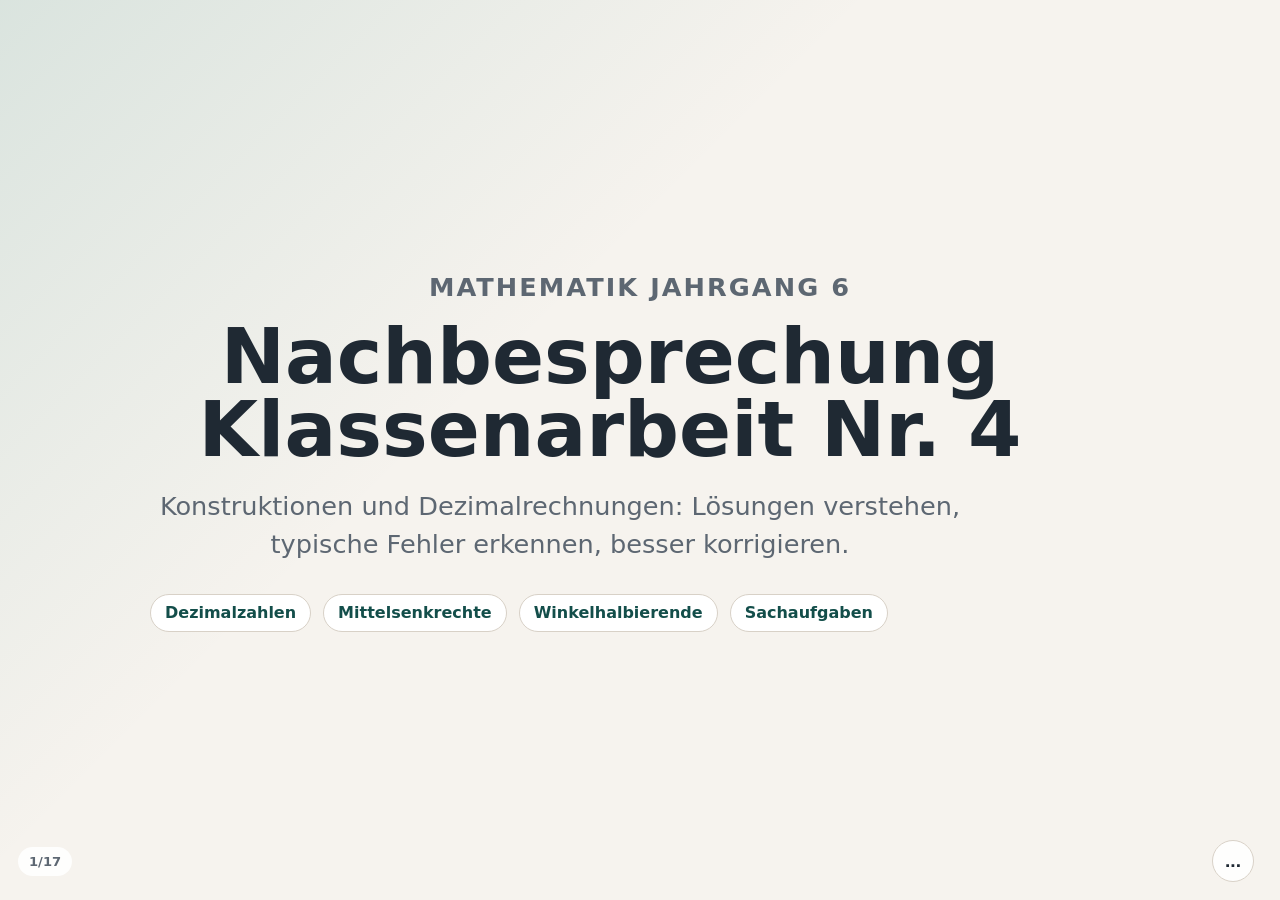
<file: praesentationen/klausur-4-erwartungshorizont/index.html>
<!doctype html>
<html lang="de">
  <head>
    <meta charset="utf-8">
    <meta name="viewport" content="width=device-width, initial-scale=1">
    <title>Nachbesprechung Klassenarbeit Nr. 4</title>
    <link rel="stylesheet" href="../../assets/styles.css">
    <style>
      .slide {
        overflow-y: auto;
      }

      .slide-inner {
        width: 100%;
        min-width: 0;
      }

      .slide h1,
      .slide h2 {
        overflow-wrap: anywhere;
      }

      .topic-strip {
        display: flex;
        flex-wrap: wrap;
        gap: 12px;
        margin-top: 30px;
      }

      .topic-strip span,
      .tag {
        display: inline-flex;
        align-items: center;
        min-height: 38px;
        padding: 0 14px;
        border: 1px solid var(--line);
        border-radius: 999px;
        background: #ffffff;
        color: var(--accent-dark);
        font-weight: 800;
      }

      .solution-grid,
      .criteria-grid {
        display: grid;
        grid-template-columns: repeat(2, minmax(0, 1fr));
        gap: 18px;
        margin-top: 28px;
      }

      .solution-card,
      .criteria-card {
        min-height: 112px;
        padding: 18px;
        border: 1px solid var(--line);
        border-radius: 8px;
        background: #ffffff;
        box-shadow: 0 18px 45px rgb(31 41 51 / 8%);
      }

      .solution-card strong,
      .criteria-card strong {
        display: block;
        margin-bottom: 10px;
        color: var(--ink);
        font-size: clamp(1.05rem, 1.5vw, 1.35rem);
      }

      .solution-card p,
      .criteria-card p {
        font-size: clamp(0.98rem, 1.35vw, 1.18rem);
      }

      .warning-list {
        display: grid;
        grid-template-columns: repeat(2, minmax(0, 1fr));
        gap: 14px;
        margin-top: 26px;
        padding: 0;
        list-style: none;
      }

      .warning-list li {
        padding: 18px 20px;
        border-left: 7px solid var(--warm);
        border-radius: 8px;
        background: #ffffff;
        box-shadow: 0 14px 36px rgb(31 41 51 / 8%);
        font-size: clamp(0.98rem, 1.35vw, 1.2rem);
      }

      .teacher-table {
        width: 100%;
        margin-top: 18px;
        border-collapse: collapse;
        overflow: hidden;
        border-radius: 8px;
        background: #ffffff;
        box-shadow: 0 12px 32px rgb(31 41 51 / 7%);
        font-size: clamp(0.82rem, 1vw, 0.98rem);
      }

      .teacher-table th,
      .teacher-table td {
        padding: 10px 12px;
        border-bottom: 1px solid var(--line);
        text-align: left;
        vertical-align: top;
      }

      .teacher-table th {
        background: #e7f2f0;
        color: var(--accent-dark);
        font-weight: 900;
      }

      .compact p,
      .compact li {
        font-size: clamp(0.95rem, 1.2vw, 1.1rem);
      }

      .flow {
        display: grid;
        grid-template-columns: repeat(4, minmax(0, 1fr));
        gap: 14px;
        margin-top: 28px;
      }

      .flow div {
        min-height: 130px;
        padding: 18px;
        border-radius: 8px;
        background: #ffffff;
        box-shadow: 0 18px 45px rgb(31 41 51 / 8%);
      }

      .flow strong {
        display: block;
        margin-bottom: 10px;
        color: var(--accent-dark);
        font-size: clamp(1.5rem, 2.3vw, 2.3rem);
      }

      .flow span {
        color: var(--muted);
        font-size: clamp(0.95rem, 1.2vw, 1.08rem);
        line-height: 1.4;
      }

      .slide.practice {
        background: #f8fafc;
      }

      .slide.reference {
        background: #ffffff;
      }

      .slide.warning {
        background: #fff8ed;
      }

      @media (max-width: 760px) {
        .solution-grid,
        .criteria-grid,
        .warning-list,
        .flow {
          grid-template-columns: 1fr;
        }

        .teacher-table {
          font-size: 0.78rem;
        }

        .solution-card,
        .criteria-card,
        .warning-list li,
        .flow div {
          min-height: auto;
          padding: 16px;
        }
      }
    </style>
  </head>
  <body class="deck">
    <main class="slides" id="slides" data-deck aria-label="Nachbesprechung Klassenarbeit Nr. 4">
      <section class="slide title center" id="folie-1">
        <div class="slide-inner">
          <p class="eyebrow">Mathematik Jahrgang 6</p>
          <h1>Nachbesprechung Klassenarbeit Nr. 4</h1>
          <p class="lead">Konstruktionen und Dezimalrechnungen: Lösungen verstehen, typische Fehler erkennen, besser korrigieren.</p>
          <div class="topic-strip">
            <span>Dezimalzahlen</span>
            <span>Mittelsenkrechte</span>
            <span>Winkelhalbierende</span>
            <span>Sachaufgaben</span>
          </div>
        </div>
        <aside class="speaker-notes">
          <strong>Quelle und Einordnung</strong>
          <p>Erwartungshorizont zur Klassenarbeit Mathematik Jahrgang 6, Nr. 4: Konstruktionen und Dezimalrechnungen.</p>
          <p>Fachreferenzen laut PDF: Mathematik, Mathematik-Operatoren und Mathematik-Korrekturlogik des lokalen Skills erwartungshorizont-niedersachsen. Die AFB-Zuordnung ist kontextbezogen, weil Operatoren nicht pauschal einem Anforderungsbereich zugeordnet wurden.</p>
          <p>In der PDF wird vermerkt: Die angeforderte Datei material/klausur.pdf lag nicht vor; analysiert wurde material/Nr4 Konstruktionen und Deziamlrechnungen.pdf. Da keine konkrete Punkteverteilung angegeben ist, nutzt der Erwartungshorizont Ankreuzspalten statt erfundener Punktwerte.</p>
        </aside>
      </section>

      <section class="slide agenda" id="folie-2">
        <div class="slide-inner wide">
          <p class="eyebrow">Ziel der Stunde</p>
          <h2>Was wir nach der Arbeit klären</h2>
          <ol class="agenda-list">
            <li>
              <span>1</span>
              <div>
                <strong>Richtige Lösungen nachvollziehen</strong>
                <small>Wir schauen nicht nur auf Ergebnisse, sondern auf sinnvolle Rechen- und Konstruktionswege.</small>
              </div>
            </li>
            <li data-step>
              <span>2</span>
              <div>
                <strong>Fehlerarten erkennen</strong>
                <small>Kommafehler, Stellenwertfehler, falsche Konstruktionen und falsche Sachmodelle werden getrennt betrachtet.</small>
              </div>
            </li>
            <li data-step>
              <span>3</span>
              <div>
                <strong>Für die nächste Arbeit lernen</strong>
                <small>Am Ende ist klar, welche Kompetenzen sicherer werden sollen.</small>
              </div>
            </li>
          </ol>
        </div>
        <aside class="speaker-notes">
          <strong>Übergreifende Zielrichtung</strong>
          <p>Fachliche Zielrichtung laut PDF: Schülerinnen und Schüler sollen Rechenverfahren mit Dezimalzahlen sicher beherrschen und geometrische Ortslinien, insbesondere Mittelsenkrechte und Winkelhalbierende, konstruktiv sowie in einfachen Anwendungssituationen nutzen.</p>
          <p>Zentrale Kompetenzen: Rechnen mit Dezimalzahlen, sachgerechter Umgang mit Zirkel, Geodreieck und Lineal, Darstellungen verwenden, Modellieren einfacher geometrischer Situationen und verständliches Kommunizieren mathematischer Ergebnisse.</p>
        </aside>
      </section>

      <section class="slide content" id="folie-3">
        <div class="slide-inner wide">
          <p class="eyebrow">Überblick</p>
          <h2>Welche Kompetenzen wurden geprüft?</h2>
          <div class="stat-grid">
            <div class="stat">
              <strong>AFB I</strong>
              <span>Sichere Grundrechenverfahren und Standardkonstruktionen anwenden.</span>
            </div>
            <div class="stat" data-step>
              <strong>AFB II</strong>
              <span>Rechenwege darstellen, Eigenschaften nutzen und Sachtexte mathematisch modellieren.</span>
            </div>
            <div class="stat" data-step>
              <strong>0</strong>
              <span>Keine erfundenen Punktwerte: Bewertet wird mit n. erfüllt, tw. erfüllt und voll erfüllt.</span>
            </div>
          </div>
        </div>
        <aside class="speaker-notes">
          <strong>Anforderungsbereiche</strong>
          <p>Schwerpunkt der Arbeit laut PDF: überwiegend AFB I und AFB II. AFB I zeigt sich in sicheren Grundrechenverfahren und Standardkonstruktionen.</p>
          <p>AFB II zeigt sich in der Übertragung der Mittelsenkrechten auf Sachkontexte, der zeichnerischen Begründung und dem Erstellen eines Terms aus einem Sachtext.</p>
        </aside>
      </section>

      <section class="slide practice" id="folie-4">
        <div class="slide-inner wide">
          <p class="eyebrow">Aufgabe 1</p>
          <h2>Kopfrechnen mit Dezimalzahlen und Brüchen</h2>
          <p class="lead">Wichtig war: einfache Dezimalzahlen sicher rechnen und den Bruch <strong>1/2</strong> als <strong>0,5</strong> nutzen.</p>
          <div class="solution-grid">
            <article class="solution-card">
              <strong>1a</strong>
              <p>0,75 + 1/2 = 0,75 + 0,5 = <strong>1,25</strong></p>
            </article>
            <article class="solution-card" data-step>
              <strong>1b</strong>
              <p>2,3 + 7,2 = <strong>9,5</strong></p>
            </article>
            <article class="solution-card" data-step>
              <strong>1c</strong>
              <p>0,5 - 0,1 + 0,5 = <strong>0,9</strong></p>
            </article>
            <article class="solution-card" data-step>
              <strong>1d</strong>
              <p>1,2 : 4 = <strong>0,3</strong></p>
            </article>
          </div>
        </div>
        <aside class="speaker-notes">
          <strong>Erwartungshorizont Aufgabe 1</strong>
          <p>Operator: lösen/berechnen. Schwerpunkt: AFB I, da bekannte Grundrechenverfahren ohne mehrstufige Modellierung angewendet werden.</p>
          <p>Kompetenzorientiert: Dezimal- und Bruchzahlaufgaben berechnen, Grundrechenarten im Kopf sachgerecht anwenden, einfache Dezimalzahlen und den Bruch 1/2 sicher in Beziehung setzen, mathematische Schreibweise verwenden und Ergebnisse eindeutig in Bruch- oder Dezimalschreibweise notieren.</p>
          <p>Musterlösung: Ansatz: 1/2 als 0,5 deuten; Dezimalzahlen stellenwertgerecht addieren, subtrahieren oder dividieren. Kein schriftlicher Rechenweg erforderlich, da Kopfrechnen verlangt ist. Ergebnisse: a) 1,25; b) 9,5; c) 0,9; d) 0,3.</p>
          <p>Typische Fehler: Stellenwertfehler, fehlerhafte Umwandlung von 1/2 in 0,5 und Rechenfehler bei 1,2 : 4. Folgefehler sind kaum relevant, weil die Teilaufgaben unabhängig sind.</p>
        </aside>
      </section>

      <section class="slide practice" id="folie-5">
        <div class="slide-inner wide">
          <p class="eyebrow">Aufgabe 2</p>
          <h2>Schriftliche Dezimalrechnungen</h2>
          <p class="lead">Hier zählte nicht nur das Ergebnis. Der schriftliche Ansatz musste prüfbar und stellenwertgerecht sein.</p>
          <div class="solution-grid">
            <article class="solution-card">
              <strong>2a Addition</strong>
              <p>75,782 + 11,362 + 0,502 = <strong>87,646</strong></p>
            </article>
            <article class="solution-card" data-step>
              <strong>2b Multiplikation</strong>
              <p>2,34 · 7,3 = <strong>17,082</strong></p>
            </article>
            <article class="solution-card" data-step>
              <strong>2c Subtraktion</strong>
              <p>7,3 - 0,905 = 7,300 - 0,905 = <strong>6,395</strong></p>
            </article>
            <article class="solution-card" data-step>
              <strong>2d Subtraktion</strong>
              <p>106,32 - 23,43 = <strong>82,89</strong></p>
            </article>
          </div>
        </div>
        <aside class="speaker-notes">
          <strong>Erwartungshorizont Aufgabe 2</strong>
          <p>Operator: bearbeiten/berechnen. Schwerpunkt: AFB I bis II, da schriftliche Verfahren korrekt angesetzt, ausgeführt und darstellbar gemacht werden müssen.</p>
          <p>Kompetenzorientiert: geeigneten schriftlichen Rechenansatz wählen und nachvollziehbar ausführen; Stellenwertverständnis nutzen; Kommas bei Addition, Subtraktion und Multiplikation korrekt berücksichtigen; Zwischenschritte so notieren, dass der Lösungsweg prüfbar bleibt.</p>
          <p>Musterlösung: 2a: 75,782 + 11,362 + 0,502 = 87,646. 2b: 234 · 73 = 17082, danach drei Dezimalstellen setzen. 2c: 7,300 - 0,905 = 6,395. 2d: 106,32 - 23,43 = 82,89.</p>
          <p>Bewertungshinweise: Ansatzfehler, besonders falsche Kommasetzung, schwerer gewichten. Folgefehler beachten, wenn ein falscher Zwischenschritt konsequent weitergeführt wird. Typische Fehler: Kommas nicht untereinander, fehlende Nullen beim Subtrahieren, falsche Dezimalstellen nach der Multiplikation und Übertragsfehler.</p>
        </aside>
      </section>

      <section class="slide warning" id="folie-6">
        <div class="slide-inner wide">
          <p class="eyebrow">Merksatz Dezimalzahlen</p>
          <h2>Die häufigsten Rechenfallen</h2>
          <ul class="warning-list">
            <li><strong>Kommas untereinander:</strong> Bei Addition und Subtraktion stehen gleiche Stellenwerte untereinander.</li>
            <li data-step><strong>Nullen ergänzen:</strong> 7,3 wird bei 7,3 - 0,905 zu 7,300.</li>
            <li data-step><strong>Multiplikation:</strong> Erst ohne Komma rechnen, dann Dezimalstellen zählen.</li>
            <li data-step><strong>Geld:</strong> Eurobeträge brauchen im Ergebnis passende Nachkommastellen und Einheit.</li>
          </ul>
        </div>
        <aside class="speaker-notes">
          <strong>Unterrichtsimpuls</strong>
          <p>Diese Folie eignet sich für eine kurze Fehlerdiagnose: Beispiele aus Schülerlösungen anonymisiert vergleichen lassen. Wichtig: Unterschied zwischen Rechenfehler, Stellenwertfehler und Ansatzfehler sichtbar machen.</p>
          <p>Aus der PDF: Rechenfehler bei richtigem Verfahren eher gering bis mittel; falscher Ansatz oder systematischer Stellenwertfehler mittel bis schwer.</p>
        </aside>
      </section>

      <section class="slide practice" id="folie-7">
        <div class="slide-inner wide">
          <p class="eyebrow">Aufgabe 3</p>
          <h2>Konstruktionen: sauber, genau, begründet</h2>
          <div class="flow">
            <div>
              <strong>3a</strong>
              <span>Strecke AB = 9 cm zeichnen, Mittelsenkrechte mit gleichen Kreisbögen konstruieren.</span>
            </div>
            <div data-step>
              <strong>3b</strong>
              <span>Winkel α = 40° zeichnen und Winkelhalbierende bei 20° zu jedem Schenkel konstruieren.</span>
            </div>
            <div data-step>
              <strong>3c</strong>
              <span>Zeichnerisch zeigen: Punkte auf der Mittelsenkrechten sind gleich weit von A und B entfernt.</span>
            </div>
            <div data-step>
              <strong>3d</strong>
              <span>Eine Gerade k so finden, dass g den Winkel zwischen h und k halbiert.</span>
            </div>
          </div>
        </div>
        <aside class="speaker-notes">
          <strong>Erwartungshorizont Aufgabe 3</strong>
          <p>Operatoren: konstruieren/zeichnen/zeigen. Schwerpunkt: AFB I bis II; Teilaufgabe c und d verlangen zusätzlich eine begründende bzw. strukturierende Darstellung.</p>
          <p>Kompetenzorientiert: Zirkel, Geodreieck und Lineal sachgerecht einsetzen; Konstruktionslinien sauber, genau und mit Bleistift ausführen; die Lage gleich weit entfernter Punkte zur Mittelsenkrechten zeichnerisch nachvollziehbar machen; Beziehungen untersuchen bzw. finden.</p>
          <p>3a: Strecke AB mit Länge 9 cm korrekt zeichnen; Kreisbögen um A und B mit gleichem Radius größer als 4,5 cm zeichnen; Schnittpunkte verbinden; Gerade steht senkrecht auf AB; Mittelpunkt liegt bei 4,5 cm und auf der Mittelsenkrechten.</p>
          <p>3b: Winkel α = 40° korrekt zeichnen; gleich große Kreisbögen/Schnittpunkte zur Konstruktion der Winkelhalbierenden verwenden; Winkelhalbierende liegt bei 20° zu jedem Schenkel.</p>
          <p>3c: A, B und AB erkennbar; Mittelsenkrechte korrekt; mehrere Punkte auf der Mittelsenkrechten als gleich weit von A und B entfernt erkennbar, zum Beispiel durch gleiche Strecken oder Kreise; Zeichnung stützt die Aussage.</p>
          <p>3d: Gerade g und schneidende Gerade h mit eindeutigem Schnittpunkt; Gerade k als Spiegelgerade zu h an g bzw. mit gleichem Winkel auf der anderen Seite von g; g halbiert den Winkel zwischen h und k.</p>
        </aside>
      </section>

      <section class="slide split" id="folie-8">
        <div class="slide-inner wide">
          <p class="eyebrow">Konstruktionsqualität</p>
          <h2>Woran erkennt man eine volle Lösung?</h2>
          <div class="two-column">
            <article class="text-panel">
              <h3>Voll überzeugend</h3>
              <p>Konstruktionslinien sind sichtbar, Werkzeuge wurden korrekt genutzt, Beschriftungen sind eindeutig und die geometrische Eigenschaft wird erkennbar.</p>
            </article>
            <article class="text-panel" data-step>
              <h3>Noch nicht sicher</h3>
              <p>Nur geschätzt, ungenau gezeichnet, falscher Radius, fehlende Schnittpunkte oder keine erkennbare Begründung durch die Zeichnung.</p>
            </article>
          </div>
        </div>
        <aside class="speaker-notes">
          <strong>Bewertung Aufgabe 3</strong>
          <p>Ansatz laut PDF: Eigenschaften von Mittelsenkrechter und Winkelhalbierender erkennen und als Konstruktion umsetzen. Fehlender geometrischer Zusammenhang ist ein Ansatz- oder Verfahrensproblem.</p>
          <p>Wichtig in der Nachbesprechung: Schülerinnen und Schüler sollen unterscheiden, ob sie die Idee verstanden, aber unsauber ausgeführt haben, oder ob die falsche geometrische Eigenschaft verwendet wurde.</p>
        </aside>
      </section>

      <section class="slide practice" id="folie-9">
        <div class="slide-inner wide">
          <p class="eyebrow">Aufgabe 4</p>
          <h2>Mittelsenkrechte im Sachkontext</h2>
          <p class="lead">Der Satz „gleich weit entfernt von Ahausen und Neustadt“ ist der Schlüssel.</p>
          <div class="criteria-grid">
            <article class="criteria-card">
              <strong>Sachmodell</strong>
              <p>Ahausen und Neustadt als Punkte A und N eintragen und die Strecke AN zeichnen.</p>
            </article>
            <article class="criteria-card" data-step>
              <strong>Konstruktion</strong>
              <p>Die Mittelsenkrechte von AN konstruieren und die Autobahn als Linie darauf einzeichnen.</p>
            </article>
            <article class="criteria-card" data-step>
              <strong>Bedeutung</strong>
              <p>Jeder Punkt auf dieser Linie ist gleich weit von beiden Orten entfernt.</p>
            </article>
            <article class="criteria-card" data-step>
              <strong>Darstellung</strong>
              <p>Orte und Autobahn beschriften; 2,5 km sinnvoll berücksichtigen, wenn maßstäblich gezeichnet wird.</p>
            </article>
          </div>
        </div>
        <aside class="speaker-notes">
          <strong>Erwartungshorizont Aufgabe 4</strong>
          <p>Operator: erstellen/zeichnen. Schwerpunkt: AFB II, da die Eigenschaft der Mittelsenkrechten auf einen Sachzusammenhang übertragen wird.</p>
          <p>Kompetenzorientiert: mathematisch modellieren; Ahausen und Neustadt als zwei Punkte einer Strecke modellieren; aussagekräftige Zeichnung mit Beschriftung, Strecke und gesuchter Autobahnlinie erstellen; gleichen Abstand zu beiden Orten als Mittelsenkrechte der Verbindungsstrecke deuten; den Verlauf der Autobahn eindeutig kennzeichnen und auf den Sachkontext beziehen.</p>
          <p>Musterlösung: „gleich weit entfernt von beiden Orten“ als geometrischen Ort der Mittelsenkrechten der Strecke zwischen den Orten deuten; Orte verbinden; Mittelsenkrechte konstruieren; Autobahn als gerade Linie auf der Mittelsenkrechten einzeichnen. Ergebnis: Die Autobahnlinie ist gerade, beschriftet und hält zu beiden Orten denselben Abstand.</p>
          <p>Typische Fehler: Autobahn parallel oder durch einen Ort gezeichnet, Mittelsenkrechte der falschen Strecke konstruiert oder fehlender Bezug zum Sachkontext. Modellierungsfehler schwer gewichten, wenn statt Mittelsenkrechter eine beliebige Gerade verwendet wird.</p>
        </aside>
      </section>

      <section class="slide practice" id="folie-10">
        <div class="slide-inner wide">
          <p class="eyebrow">Aufgabe 5</p>
          <h2>Geldbeträge und Rechenterm</h2>
          <p class="lead">Erst Sachtext verstehen, dann Teilpreise berechnen, danach Summe und Wechselgeld.</p>
          <div class="solution-grid">
            <article class="solution-card">
              <strong>Chips</strong>
              <p>2 · 0,98 € = <strong>1,96 €</strong></p>
            </article>
            <article class="solution-card" data-step>
              <strong>Butter</strong>
              <p>3 · 1,99 € = <strong>5,97 €</strong></p>
            </article>
            <article class="solution-card" data-step>
              <strong>Brot und Summe</strong>
              <p>2,89 €; Gesamtpreis = <strong>10,82 €</strong></p>
            </article>
            <article class="solution-card" data-step>
              <strong>Wechselgeld und Term</strong>
              <p>20,00 € - 10,82 € = <strong>9,18 €</strong><br>2 · 0,98 + 3 · 1,99 + 2,89</p>
            </article>
          </div>
        </div>
        <aside class="speaker-notes">
          <strong>Erwartungshorizont Aufgabe 5</strong>
          <p>Operatoren: berechnen/erstellen. Schwerpunkt: AFB I bis II, da ein Sachtext in Rechnungen und einen Term übersetzt wird.</p>
          <p>Kompetenzorientiert: Mengen, Einzelpreise und Gesamtpreise korrekt zuordnen; Geldbeträge mit zwei Nachkommastellen korrekt addieren und subtrahieren; Rechnung aus Teil a als passenden Term formulieren; Gesamtpreis und Wechselgeld mit Euro-Einheit angeben.</p>
          <p>Inhaltlich: Chips: 2 · 0,98 € = 1,96 €. Butter: 3 · 1,99 € = 5,97 €. Brot: 1 · 2,89 € = 2,89 €. Gesamtpreis: 10,82 €. Wechselgeld: 20,00 € - 10,82 € = 9,18 €. Passender Term: 2 · 0,98 + 3 · 1,99 + 2,89. Äquivalente Terme mit Klammern oder Euro-Einheiten sind korrekt, wenn sie denselben Einkauf modellieren.</p>
          <p>Typische Fehler: Einzelpreise nur addiert statt multipliziert, Brot vergessen, Kommafehler bei Geldbeträgen, Wechselgeld vom falschen Betrag subtrahiert, Term passt nicht zu den Rechnungen. Einheitenfehler gering bis mittel; falsches Sachmodell mittel bis schwer.</p>
        </aside>
      </section>

      <section class="slide warning" id="folie-11">
        <div class="slide-inner wide">
          <p class="eyebrow">Fehlerdiagnose</p>
          <h2>Vier Fehlerarten unterscheiden</h2>
          <ul class="warning-list">
            <li><strong>Rechenfehler:</strong> Idee stimmt, aber beim Ausrechnen passiert ein Fehler.</li>
            <li data-step><strong>Stellenwertfehler:</strong> Kommas, Nullen oder Dezimalstellen werden systematisch falsch behandelt.</li>
            <li data-step><strong>Konstruktionsfehler:</strong> Die gesuchte geometrische Linie wird ungenau oder falsch konstruiert.</li>
            <li data-step><strong>Modellierungsfehler:</strong> Der Sachtext wird in eine falsche Rechnung oder Zeichnung übersetzt.</li>
          </ul>
        </div>
        <aside class="speaker-notes">
          <strong>Korrekturlogik</strong>
          <p>Die PDF unterscheidet mehrfach lokale Rechenfehler, Ansatz-/Modellierungsfehler und systematische Stellenwertfehler. Diese Unterscheidung ist für die Nachbesprechung zentral, weil sie zeigt, woran gezielt geübt werden muss.</p>
          <p>Folgefehler sollen nicht doppelt bestraft werden, wenn ein erkennbar falscher Zwischenschritt anschließend mathematisch konsequent weitergeführt wird.</p>
        </aside>
      </section>

      <section class="slide content" id="folie-12">
        <div class="slide-inner wide">
          <p class="eyebrow">Korrekturprinzipien</p>
          <h2>Was bei der Bewertung wichtig ist</h2>
          <div class="criteria-grid">
            <article class="criteria-card">
              <strong>Folgefehler</strong>
              <p>Ein Fehler wird nicht mehrfach bestraft, wenn danach konsequent weitergerechnet oder weiterkonstruiert wird.</p>
            </article>
            <article class="criteria-card" data-step>
              <strong>Alternative Wege</strong>
              <p>Andere richtige Lösungswege, äquivalente Terme und gleichwertige Konstruktionen sind zulässig.</p>
            </article>
            <article class="criteria-card" data-step>
              <strong>Darstellung</strong>
              <p>Ein Rechen- oder Konstruktionsweg muss so erkennbar sein, dass er geprüft werden kann.</p>
            </article>
            <article class="criteria-card" data-step>
              <strong>Sachbezug</strong>
              <p>Bei Textaufgaben zählt, ob die Rechnung oder Zeichnung wirklich zur Situation passt.</p>
            </article>
          </div>
        </div>
        <aside class="speaker-notes">
          <strong>Übergreifende Korrekturhinweise</strong>
          <p>Wortlautnah aus der PDF: Folgefehler sollen nicht doppelt bestraft werden, wenn ein erkennbar falscher Zwischenschritt anschließend mathematisch konsequent weitergeführt wird.</p>
          <p>Korrekte alternative Lösungswege, äquivalente Terme und geometrisch gleichwertige Konstruktionen sind zuzulassen, sofern sie zur Aufgabenstellung passen.</p>
        </aside>
      </section>

      <section class="slide quote" id="folie-13">
        <div class="slide-inner wide">
          <div class="quote-mark">"</div>
          <p class="quote-text">Nicht jeder Fehler bedeutet dasselbe.</p>
          <p class="quote-source" data-step>Wer die Fehlerart erkennt, kann gezielter üben.</p>
        </div>
        <aside class="speaker-notes">
          <strong>Abschlussimpuls</strong>
          <p>Die Klasse kann zum Abschluss die eigene Arbeit markieren: ein Zeichen für Rechenfehler, eines für Stellenwertfehler, eines für Konstruktion, eines für Sachmodell. Daraus entsteht ein persönlicher Übungsschwerpunkt.</p>
        </aside>
      </section>

      <section class="slide content" id="folie-14">
        <div class="slide-inner wide">
          <p class="eyebrow">Übungsplan</p>
          <h2>Was vor der nächsten Arbeit sitzen sollte</h2>
          <div class="criteria-grid">
            <article class="criteria-card">
              <strong>Dezimalzahlen</strong>
              <p>Addieren, subtrahieren, dividieren und multiplizieren mit korrekter Kommasetzung.</p>
            </article>
            <article class="criteria-card" data-step>
              <strong>Konstruktionen</strong>
              <p>Mittelsenkrechte und Winkelhalbierende mit Zirkel, Lineal und Geodreieck sauber ausführen.</p>
            </article>
            <article class="criteria-card" data-step>
              <strong>Sachaufgaben</strong>
              <p>Textinformationen in eine Rechnung, einen Term oder eine geometrische Zeichnung übersetzen.</p>
            </article>
            <article class="criteria-card" data-step>
              <strong>Darstellung</strong>
              <p>Ergebnisse eindeutig mit Einheit, Beschriftung und nachvollziehbarem Weg notieren.</p>
            </article>
          </div>
        </div>
        <aside class="speaker-notes">
          <strong>Fachliche Zielrichtung</strong>
          <p>Diese Folie verdichtet die zentrale Kompetenzformulierung aus der PDF für Schülerinnen und Schüler. Sie kann als Grundlage für Hausaufgaben, Berichtigung oder Förderaufgaben genutzt werden.</p>
        </aside>
      </section>

      <section class="slide reference compact" id="folie-15">
        <div class="slide-inner wide">
          <p class="eyebrow">Anhang</p>
          <h2>Aufgaben 1 und 2: vollständige Kriterien</h2>
          <table class="teacher-table">
            <thead>
              <tr>
                <th>Aufgabe</th>
                <th>Kompetenzen und Kriterien</th>
                <th>Lösungen</th>
              </tr>
            </thead>
            <tbody>
              <tr>
                <td>1</td>
                <td>Dezimal- und Bruchzahlaufgaben berechnen; Grundrechenarten im Kopf anwenden; 1/2 als 0,5 deuten; eindeutige mathematische Schreibweise verwenden.</td>
                <td>1a 1,25; 1b 9,5; 1c 0,9; 1d 0,3.</td>
              </tr>
              <tr>
                <td>2</td>
                <td>Schriftlich berechnen; Stellenwertverständnis nutzen; Kommas korrekt berücksichtigen; Zwischenschritte prüfbar notieren.</td>
                <td>2a 87,646; 2b 17,082; 2c 6,395; 2d 82,89.</td>
              </tr>
            </tbody>
          </table>
        </div>
        <aside class="speaker-notes">
          <strong>Ankreuzlogik</strong>
          <p>Die PDF verwendet zu allen Kriterien die Spalten n. erfüllt, tw. erfüllt und voll erfüllt. Diese Präsentation zeigt die Kriterien gesammelt, ohne Punktwerte zu erfinden.</p>
        </aside>
      </section>

      <section class="slide reference compact" id="folie-16">
        <div class="slide-inner wide">
          <p class="eyebrow">Anhang</p>
          <h2>Aufgabe 3: vollständige Konstruktionskriterien</h2>
          <table class="teacher-table">
            <thead>
              <tr>
                <th>Teil</th>
                <th>Erwartung</th>
              </tr>
            </thead>
            <tbody>
              <tr>
                <td>3a</td>
                <td>AB = 9 cm; Kreisbögen um A und B mit gleichem Radius größer als 4,5 cm; Schnittpunkte verbinden; Mittelsenkrechte senkrecht zu AB; Mittelpunkt bei 4,5 cm.</td>
              </tr>
              <tr>
                <td>3b</td>
                <td>Winkel α = 40°; Konstruktion mit gleich großen Kreisbögen/Schnittpunkten; Winkelhalbierende bei 20° zu jedem Schenkel.</td>
              </tr>
              <tr>
                <td>3c</td>
                <td>A, B und AB erkennbar; Mittelsenkrechte korrekt; mehrere Punkte auf der Mittelsenkrechten als gleich weit von A und B entfernt erkennbar; Zeichnung stützt die Aussage.</td>
              </tr>
              <tr>
                <td>3d</td>
                <td>Gerade g und schneidende Gerade h; eindeutiger Schnittpunkt; k als Spiegelgerade zu h an g oder mit gleichem Winkel auf der anderen Seite; g halbiert den Winkel.</td>
              </tr>
            </tbody>
          </table>
        </div>
        <aside class="speaker-notes">
          <strong>Kompetenz Aufgabe 3</strong>
          <p>Kompetenzorientierte Kriterien: Konstruieren und zeichnen, sachgerechter Werkzeugeinsatz, saubere Konstruktionslinien, Eigenschaft zeigen und Beziehungen untersuchen/finden.</p>
        </aside>
      </section>

      <section class="slide reference compact" id="folie-17">
        <div class="slide-inner wide">
          <p class="eyebrow">Anhang</p>
          <h2>Aufgaben 4 und 5: vollständige Kriterien</h2>
          <table class="teacher-table">
            <thead>
              <tr>
                <th>Aufgabe</th>
                <th>Kernkriterien</th>
                <th>Ergebnis</th>
              </tr>
            </thead>
            <tbody>
              <tr>
                <td>4</td>
                <td>Ahausen und Neustadt als Punkte; Strecke AN; Mittelsenkrechte korrekt; Autobahn als gerade Linie auf der Mittelsenkrechten; Beschriftungen; 2,5 km bei maßstäblicher Zeichnung sinnvoll berücksichtigt.</td>
                <td>Die Autobahnlinie ist gerade, beschriftet und gleich weit von beiden Orten entfernt.</td>
              </tr>
              <tr>
                <td>5</td>
                <td>Mengen und Einzelpreise zuordnen; Geldbeträge addieren und subtrahieren; Rechnung als Term formulieren; Ergebnisse mit Euro-Einheit angeben.</td>
                <td>Gesamtpreis 10,82 €; Wechselgeld 9,18 €; Term z. B. 2 · 0,98 + 3 · 1,99 + 2,89.</td>
              </tr>
            </tbody>
          </table>
        </div>
        <aside class="speaker-notes">
          <strong>Bewertung Aufgaben 4 und 5</strong>
          <p>Aufgabe 4: Modellierungsfehler schwer gewichten, wenn statt Mittelsenkrechter eine beliebige Gerade verwendet wird. Folgefehler beachten, wenn eine falsch gezeichnete Verbindungsstrecke konsequent weiterverwendet wird.</p>
          <p>Aufgabe 5: Falsche Zuordnung von Menge und Preis ist ein Ansatz-/Modellierungsfehler. Folgefehler aus Teil a bei Teil b nicht doppelt bestrafen, wenn die Subtraktion konsequent richtig ist.</p>
        </aside>
      </section>
    </main>

    <div class="deck-nav-shell">
      <button
        class="deck-nav-toggle"
        type="button"
        aria-label="Foliennavigation ein- oder ausklappen"
        aria-expanded="false"
        aria-controls="deck-nav"
        data-nav-toggle
      >
        ...
      </button>
      <nav class="deck-nav" id="deck-nav" aria-label="Foliennavigation">
        <a href="#folie-1" aria-label="Folie 1">1</a>
        <a href="#folie-2" aria-label="Folie 2">2</a>
        <a href="#folie-3" aria-label="Folie 3">3</a>
        <a href="#folie-4" aria-label="Folie 4">4</a>
        <a href="#folie-5" aria-label="Folie 5">5</a>
        <a href="#folie-6" aria-label="Folie 6">6</a>
        <a href="#folie-7" aria-label="Folie 7">7</a>
        <a href="#folie-8" aria-label="Folie 8">8</a>
        <a href="#folie-9" aria-label="Folie 9">9</a>
        <a href="#folie-10" aria-label="Folie 10">10</a>
        <a href="#folie-11" aria-label="Folie 11">11</a>
        <a href="#folie-12" aria-label="Folie 12">12</a>
        <a href="#folie-13" aria-label="Folie 13">13</a>
        <a href="#folie-14" aria-label="Folie 14">14</a>
        <a href="#folie-15" aria-label="Folie 15">15</a>
        <a href="#folie-16" aria-label="Folie 16">16</a>
        <a href="#folie-17" aria-label="Folie 17">17</a>
      </nav>
    </div>
    <div class="slide-count" data-deck-status aria-hidden="true">1/17</div>
    <script src="../../assets/deck.js"></script>
  </body>
</html>
</file>
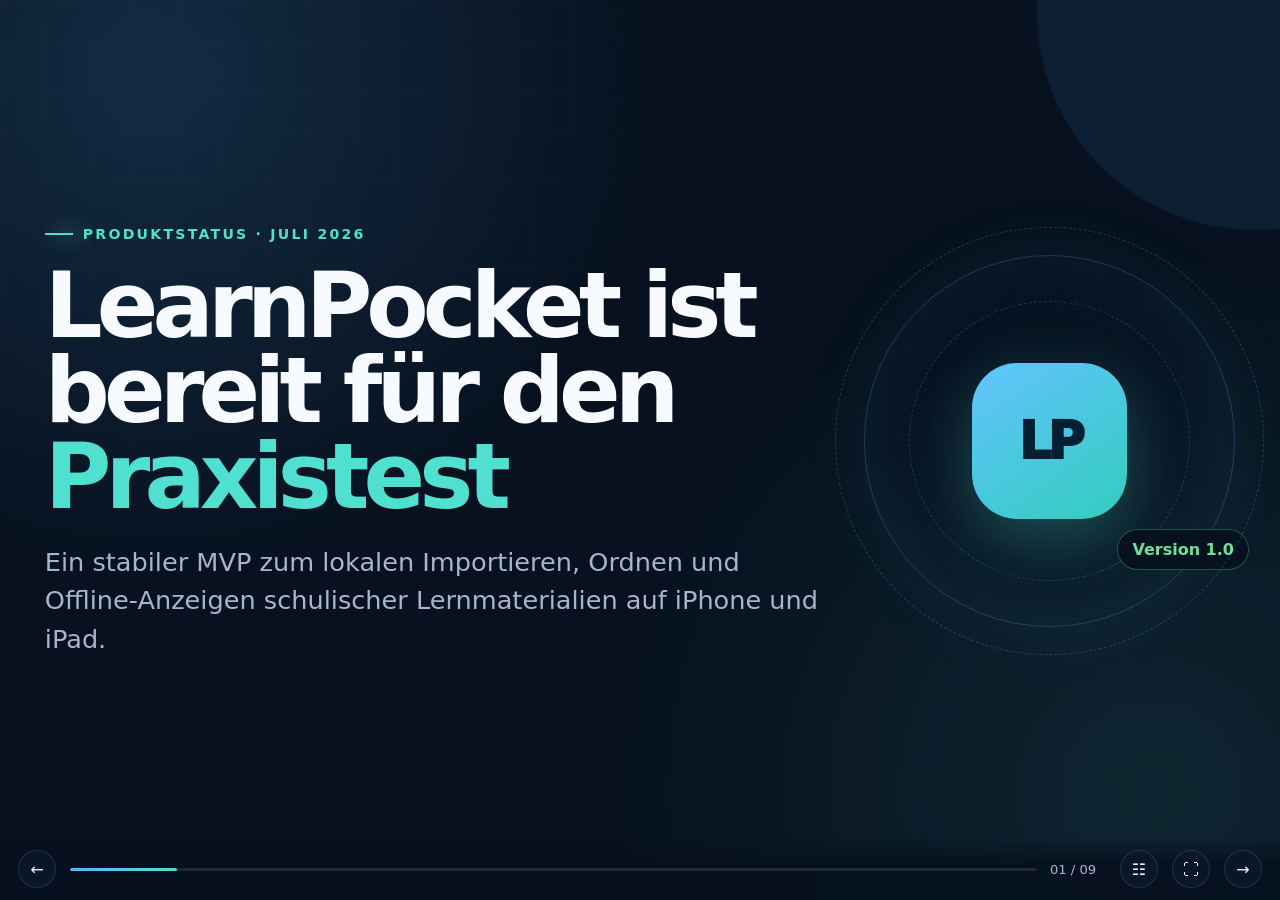
<file: praesentationen/learnpocket-status/index.html>
<!doctype html>
<html lang="de">
  <head>
    <meta charset="utf-8">
    <meta name="viewport" content="width=device-width, initial-scale=1, viewport-fit=cover">
    <meta name="theme-color" content="#07111f">
    <title>LearnPocket – Status Version 1.0</title>
    <style>
      :root {
        color-scheme: dark;
        --ink: #f7fbff;
        --muted: #a7b6c8;
        --dim: #718197;
        --bg: #07111f;
        --bg-soft: #0c192a;
        --panel: rgba(17, 34, 54, 0.78);
        --panel-solid: #102238;
        --line: rgba(167, 199, 229, 0.16);
        --blue: #55b7ff;
        --cyan: #4fe0d0;
        --green: #70df9b;
        --amber: #ffc86b;
        --red: #ff8f8f;
        --shadow: 0 24px 70px rgba(0, 0, 0, 0.34);
        --radius: 24px;
      }

      * { box-sizing: border-box; }
      html, body { margin: 0; height: 100%; }
      html { background: var(--bg); scroll-behavior: smooth; }
      body {
        overflow: hidden;
        color: var(--ink);
        background:
          radial-gradient(circle at 12% 8%, rgba(85, 183, 255, 0.16), transparent 32rem),
          radial-gradient(circle at 90% 88%, rgba(79, 224, 208, 0.10), transparent 34rem),
          var(--bg);
        font-family: Inter, ui-sans-serif, system-ui, -apple-system, BlinkMacSystemFont, "Segoe UI", sans-serif;
      }

      button, a { font: inherit; }
      button { color: inherit; }
      a { color: inherit; }
      .deck {
        display: flex;
        width: 100vw;
        height: 100dvh;
        overflow-x: auto;
        overflow-y: hidden;
        scroll-snap-type: x mandatory;
        scrollbar-width: none;
      }
      .deck::-webkit-scrollbar { display: none; }

      .slide {
        position: relative;
        flex: 0 0 100vw;
        width: 100vw;
        height: 100dvh;
        overflow: hidden;
        scroll-snap-align: start;
        isolation: isolate;
      }
      .slide::before {
        content: "";
        position: absolute;
        inset: 0;
        z-index: -2;
        background-image:
          linear-gradient(rgba(255,255,255,.025) 1px, transparent 1px),
          linear-gradient(90deg, rgba(255,255,255,.025) 1px, transparent 1px);
        background-size: 44px 44px;
        mask-image: linear-gradient(to bottom, rgba(0,0,0,.7), transparent 88%);
      }
      .slide::after {
        content: "";
        position: absolute;
        width: 34vw;
        aspect-ratio: 1;
        right: -15vw;
        top: -16vw;
        z-index: -1;
        border-radius: 50%;
        background: rgba(85,183,255,.09);
        filter: blur(1px);
      }

      .frame {
        width: min(1440px, calc(100% - clamp(40px, 7vw, 112px)));
        height: 100%;
        margin: 0 auto;
        padding: clamp(36px, 6vh, 72px) 0 clamp(64px, 8vh, 92px);
        display: flex;
        flex-direction: column;
        justify-content: center;
      }
      .frame.top { justify-content: flex-start; }

      .kicker {
        display: flex;
        align-items: center;
        gap: 10px;
        margin: 0 0 18px;
        color: var(--cyan);
        font-size: clamp(.76rem, 1.1vw, .96rem);
        font-weight: 800;
        letter-spacing: .16em;
        text-transform: uppercase;
      }
      .kicker::before {
        content: "";
        width: 28px;
        height: 2px;
        background: currentColor;
        box-shadow: 10px 0 18px currentColor;
      }
      h1, h2, h3, p { margin-top: 0; }
      h1 {
        max-width: 1040px;
        margin-bottom: 24px;
        font-size: clamp(3.1rem, 7.1vw, 7.2rem);
        line-height: .94;
        letter-spacing: -.065em;
      }
      h2 {
        max-width: 1120px;
        margin-bottom: clamp(22px, 4vh, 42px);
        font-size: clamp(2.25rem, 4.6vw, 5rem);
        line-height: 1;
        letter-spacing: -.045em;
      }
      h3 {
        margin-bottom: 10px;
        font-size: clamp(1.05rem, 1.55vw, 1.42rem);
        line-height: 1.18;
      }
      p { color: var(--muted); line-height: 1.5; }
      .lead {
        max-width: 890px;
        margin-bottom: 0;
        font-size: clamp(1.18rem, 2vw, 1.85rem);
        line-height: 1.5;
      }
      .accent { color: var(--cyan); }
      .blue { color: var(--blue); }
      .good { color: var(--green); }
      .warn { color: var(--amber); }
      .quiet { color: var(--dim); }

      .title-layout {
        display: grid;
        grid-template-columns: minmax(0, 1fr) minmax(270px, .42fr);
        align-items: center;
        gap: clamp(36px, 6vw, 110px);
      }
      .app-orbit {
        position: relative;
        display: grid;
        place-items: center;
        width: min(29vw, 380px);
        aspect-ratio: 1;
        justify-self: end;
        border: 1px solid rgba(85,183,255,.26);
        border-radius: 50%;
        box-shadow: inset 0 0 80px rgba(85,183,255,.07), 0 0 80px rgba(79,224,208,.06);
      }
      .app-orbit::before, .app-orbit::after {
        content: "";
        position: absolute;
        border: 1px dashed rgba(79,224,208,.22);
        border-radius: 50%;
      }
      .app-orbit::before { inset: 12%; }
      .app-orbit::after { inset: -8%; }
      .app-mark {
        display: grid;
        place-items: center;
        width: 42%;
        aspect-ratio: 1;
        border-radius: 29%;
        background: linear-gradient(145deg, #62c4ff, #32cdbd);
        color: #062033;
        font-size: clamp(2rem, 4vw, 4rem);
        font-weight: 950;
        letter-spacing: -.08em;
        box-shadow: 0 20px 60px rgba(79,224,208,.26);
      }
      .version-chip {
        position: absolute;
        right: -4%;
        bottom: 15%;
        padding: 10px 14px;
        border: 1px solid rgba(112,223,155,.32);
        border-radius: 999px;
        background: rgba(7,17,31,.9);
        color: var(--green);
        font-weight: 800;
      }

      .grid-4, .grid-3, .grid-2 {
        display: grid;
        gap: clamp(14px, 1.8vw, 24px);
      }
      .grid-4 { grid-template-columns: repeat(4, minmax(0, 1fr)); }
      .grid-3 { grid-template-columns: repeat(3, minmax(0, 1fr)); }
      .grid-2 { grid-template-columns: repeat(2, minmax(0, 1fr)); }
      .card {
        min-width: 0;
        padding: clamp(20px, 2.2vw, 32px);
        border: 1px solid var(--line);
        border-radius: var(--radius);
        background: linear-gradient(145deg, rgba(19,40,64,.84), rgba(11,27,46,.74));
        box-shadow: var(--shadow);
        backdrop-filter: blur(16px);
      }
      .card.compact { padding: clamp(18px, 1.8vw, 26px); }
      .card .label {
        display: block;
        margin-bottom: 14px;
        color: var(--dim);
        font-size: .74rem;
        font-weight: 850;
        letter-spacing: .13em;
        text-transform: uppercase;
      }
      .metric {
        display: block;
        margin-bottom: 14px;
        color: var(--ink);
        font-size: clamp(2rem, 4vw, 4.4rem);
        font-weight: 900;
        line-height: .95;
        letter-spacing: -.055em;
      }
      .card p { margin-bottom: 0; font-size: clamp(.92rem, 1.25vw, 1.16rem); }
      .icon {
        display: grid;
        place-items: center;
        width: 46px;
        height: 46px;
        margin-bottom: 20px;
        border-radius: 15px;
        background: rgba(85,183,255,.12);
        color: var(--blue);
        font-weight: 950;
      }
      .icon.green { background: rgba(112,223,155,.12); color: var(--green); }
      .icon.amber { background: rgba(255,200,107,.12); color: var(--amber); }

      .flow {
        display: grid;
        grid-template-columns: 1fr auto 1fr auto 1fr;
        align-items: stretch;
        gap: clamp(12px, 1.5vw, 22px);
      }
      .flow-step { min-height: 240px; }
      .flow-no {
        color: var(--cyan);
        font-size: .85rem;
        font-weight: 900;
        letter-spacing: .12em;
      }
      .flow-arrow { align-self: center; color: var(--dim); font-size: 1.6rem; }
      .tag-row { display: flex; flex-wrap: wrap; gap: 9px; margin-top: 20px; }
      .tag {
        padding: 7px 10px;
        border: 1px solid var(--line);
        border-radius: 999px;
        color: var(--muted);
        background: rgba(255,255,255,.025);
        font-size: .78rem;
        font-weight: 750;
      }

      .subject-shell {
        display: grid;
        grid-template-columns: 240px minmax(0, 1fr);
        min-height: min(54vh, 520px);
        overflow: hidden;
        border: 1px solid var(--line);
        border-radius: 30px;
        background: rgba(12,25,42,.8);
        box-shadow: var(--shadow);
      }
      .side-panel { padding: 28px; border-right: 1px solid var(--line); }
      .mini-brand { display: flex; gap: 11px; align-items: center; margin-bottom: 30px; font-weight: 850; }
      .mini-logo { width: 34px; height: 34px; border-radius: 11px; background: linear-gradient(145deg,#62c4ff,#32cdbd); }
      .side-list { display: grid; gap: 12px; color: var(--muted); font-size: .9rem; }
      .side-list span:first-child { color: var(--ink); }
      .subjects { padding: 28px; }
      .subjects-head { display:flex; align-items:center; justify-content:space-between; gap:20px; margin-bottom:24px; }
      .subjects-head h3 { margin: 0; font-size: 1.5rem; }
      .subject-grid { display:grid; grid-template-columns:repeat(4,minmax(0,1fr)); gap:14px; }
      .subject {
        position:relative;
        min-height: 128px;
        padding: 18px;
        border: 1px solid var(--line);
        border-radius: 20px;
        background: rgba(255,255,255,.035);
      }
      .subject::before { content:""; display:block; width:34px; height:7px; margin-bottom:24px; border-radius:999px; background:var(--subject); }
      .subject strong { display:block; margin-bottom:6px; }
      .subject small { color:var(--dim); }
      .subject.add { display:grid; place-items:center; color:var(--dim); border-style:dashed; font-size:1.4rem; }

      .privacy-layout { display:grid; grid-template-columns:minmax(0,.9fr) minmax(0,1.1fr); gap:clamp(24px,4vw,64px); align-items:center; }
      .shield {
        position: relative;
        display:grid;
        place-items:center;
        width:min(34vw,420px);
        aspect-ratio:1;
        margin:auto;
        border:1px solid rgba(79,224,208,.24);
        border-radius:50%;
        background:radial-gradient(circle,rgba(79,224,208,.14),transparent 65%);
      }
      .shield-core {
        display:grid;
        place-items:center;
        width:44%;
        aspect-ratio:1;
        border-radius:42% 42% 52% 52% / 32% 32% 68% 68%;
        background:linear-gradient(160deg,rgba(79,224,208,.9),rgba(85,183,255,.72));
        color:#062033;
        font-size:3rem;
        font-weight:950;
      }
      .privacy-list { display:grid; gap:14px; }
      .privacy-item { display:grid; grid-template-columns:34px minmax(0,1fr); gap:14px; padding-bottom:14px; border-bottom:1px solid var(--line); }
      .privacy-item:last-child { border-bottom:0; }
      .privacy-item b { color:var(--green); }
      .privacy-item p { margin:0; font-size:clamp(.95rem,1.25vw,1.12rem); }

      .test-panel { display:grid; grid-template-columns:minmax(0,.72fr) minmax(0,1.28fr); gap:clamp(20px,3vw,44px); align-items:stretch; }
      .test-score { display:flex; flex-direction:column; justify-content:space-between; min-height:360px; background:linear-gradient(145deg,rgba(31,92,83,.62),rgba(10,35,49,.82)); }
      .score-ring { display:grid; place-items:center; width:180px; aspect-ratio:1; border-radius:50%; background:conic-gradient(var(--green) 0 100%,rgba(255,255,255,.08) 0); padding:12px; }
      .score-ring > div { display:grid; place-items:center; width:100%; height:100%; border-radius:50%; background:#0a1c2c; text-align:center; }
      .score-ring strong { display:block; font-size:2.5rem; line-height:1; }
      .score-ring small { color:var(--muted); }
      .evidence { display:grid; gap:14px; }
      .evidence-row { display:grid; grid-template-columns:15px minmax(0,1fr) auto; gap:14px; align-items:center; padding:18px 20px; border:1px solid var(--line); border-radius:18px; background:rgba(255,255,255,.025); }
      .dot { width:10px; height:10px; border-radius:50%; background:var(--green); box-shadow:0 0 18px var(--green); }
      .evidence-row span { color:var(--muted); }
      .evidence-row b { color:var(--ink); }

      .compare { display:grid; grid-template-columns:repeat(2,minmax(0,1fr)); gap:clamp(18px,2.5vw,34px); }
      .compare .card { min-height:380px; }
      .list { display:grid; gap:15px; margin:20px 0 0; padding:0; list-style:none; }
      .list li { position:relative; padding-left:28px; color:var(--muted); font-size:clamp(.95rem,1.25vw,1.15rem); line-height:1.42; }
      .list li::before { content:""; position:absolute; left:0; top:.48em; width:10px; height:10px; border-radius:50%; background:var(--green); }
      .compare .pending .list li::before { background:var(--amber); }

      .readiness { display:grid; grid-template-columns:minmax(0,.7fr) minmax(0,1.3fr); gap:clamp(24px,4vw,64px); align-items:center; }
      .gauge { position:relative; width:min(38vw,430px); aspect-ratio:2/1; overflow:hidden; margin:auto; }
      .gauge-ring { position:absolute; inset:0; border:52px solid rgba(255,255,255,.07); border-bottom:0; border-radius:430px 430px 0 0; }
      .gauge-fill { position:absolute; inset:0; border:52px solid transparent; border-top-color:var(--cyan); border-left-color:var(--cyan); border-radius:430px 430px 0 0; transform:rotate(31deg); transform-origin:50% 100%; filter:drop-shadow(0 0 14px rgba(79,224,208,.4)); }
      .gauge-copy { position:absolute; inset:auto 0 0; text-align:center; }
      .gauge-copy strong { display:block; font-size:clamp(2rem,4vw,4.2rem); letter-spacing:-.05em; }
      .gauge-copy span { color:var(--muted); }
      .recommendation { padding:clamp(26px,3vw,42px); border-left:4px solid var(--cyan); border-radius:0 var(--radius) var(--radius) 0; background:linear-gradient(90deg,rgba(79,224,208,.09),rgba(17,34,54,.46)); }
      .recommendation p { margin:0; font-size:clamp(1.15rem,1.8vw,1.65rem); line-height:1.5; }

      .steps { display:grid; grid-template-columns:repeat(3,minmax(0,1fr)); gap:clamp(16px,2vw,26px); counter-reset:pilot; }
      .pilot-step { position:relative; min-height:270px; counter-increment:pilot; }
      .pilot-step::before { content:"0" counter(pilot); display:block; margin-bottom:26px; color:var(--cyan); font-size:.85rem; font-weight:900; letter-spacing:.15em; }
      .pilot-step p { margin-bottom:0; }
      .closing-line { margin-top:clamp(26px,4vh,48px); color:var(--ink); font-size:clamp(1.18rem,1.8vw,1.6rem); }

      .chrome {
        position: fixed;
        inset: auto 0 0;
        z-index: 20;
        display: flex;
        align-items: center;
        gap: 14px;
        padding: 12px max(18px, env(safe-area-inset-right)) max(12px, env(safe-area-inset-bottom)) max(18px, env(safe-area-inset-left));
        background: linear-gradient(transparent, rgba(7,17,31,.92) 40%);
      }
      .progress { flex:1; height:3px; overflow:hidden; border-radius:999px; background:rgba(255,255,255,.1); }
      .progress > span { display:block; width:11.111%; height:100%; border-radius:inherit; background:linear-gradient(90deg,var(--blue),var(--cyan)); transition:width .25s ease; }
      .counter { min-width:56px; color:var(--muted); font-size:.82rem; font-variant-numeric:tabular-nums; }
      .control {
        display:grid;
        place-items:center;
        width:38px;
        height:38px;
        border:1px solid var(--line);
        border-radius:50%;
        background:rgba(12,25,42,.88);
        cursor:pointer;
      }
      .control:hover, .control:focus-visible { border-color:var(--cyan); outline:none; }
      .overview {
        position:fixed;
        inset:0;
        z-index:50;
        display:none;
        padding:clamp(20px,4vw,56px);
        overflow:auto;
        background:rgba(4,10,18,.96);
        backdrop-filter:blur(20px);
      }
      .overview.open { display:block; }
      .overview-head { display:flex; align-items:center; justify-content:space-between; gap:20px; max-width:1200px; margin:0 auto 26px; }
      .overview-head h2 { margin:0; font-size:clamp(2rem,4vw,3.8rem); }
      .overview-grid { display:grid; grid-template-columns:repeat(3,minmax(0,1fr)); gap:16px; max-width:1200px; margin:auto; }
      .overview-link { display:block; padding:22px; border:1px solid var(--line); border-radius:20px; background:var(--panel); text-decoration:none; }
      .overview-link small { display:block; margin-bottom:10px; color:var(--cyan); font-weight:850; }
      .overview-link strong { font-size:1.08rem; }
      .overview-link.active { border-color:var(--cyan); box-shadow:0 0 0 1px var(--cyan); }

      .slide.is-active .reveal { animation:rise .55s both; }
      .slide.is-active .reveal:nth-child(2) { animation-delay:.08s; }
      .slide.is-active .reveal:nth-child(3) { animation-delay:.16s; }
      @keyframes rise { from { opacity:0; transform:translateY(18px); } to { opacity:1; transform:none; } }
      @media (prefers-reduced-motion: reduce) { *, *::before, *::after { scroll-behavior:auto !important; animation:none !important; transition:none !important; } }

      @media (max-width: 900px) {
        .frame { width:min(100% - 34px, 760px); padding-top:40px; overflow-y:auto; justify-content:flex-start; }
        h1 { font-size:clamp(3rem,12vw,5rem); }
        h2 { font-size:clamp(2.1rem,8vw,3.8rem); }
        .title-layout, .privacy-layout, .test-panel, .readiness { grid-template-columns:1fr; }
        .app-orbit, .shield, .gauge { display:none; }
        .grid-4, .grid-3 { grid-template-columns:repeat(2,minmax(0,1fr)); }
        .flow { grid-template-columns:1fr; }
        .flow-arrow { display:none; }
        .flow-step { min-height:0; }
        .subject-shell { grid-template-columns:1fr; min-height:0; }
        .side-panel { display:none; }
        .subject-grid { grid-template-columns:repeat(3,minmax(0,1fr)); }
        .compare, .steps { grid-template-columns:1fr; }
        .compare .card, .pilot-step { min-height:0; }
        .overview-grid { grid-template-columns:repeat(2,minmax(0,1fr)); }
      }
      @media (max-width: 560px) {
        .grid-4, .grid-3, .grid-2 { grid-template-columns:1fr; }
        .subject-grid { grid-template-columns:repeat(2,minmax(0,1fr)); }
        .subject { min-height:104px; }
        .test-score { min-height:0; }
        .score-ring { width:130px; }
        .overview-grid { grid-template-columns:1fr; }
      }
    </style>
  </head>
  <body>
    <main class="deck" id="deck" aria-label="LearnPocket Statuspräsentation">
      <section class="slide" id="folie-1" data-title="LearnPocket Version 1.0">
        <div class="frame">
          <div class="title-layout">
            <div>
              <p class="kicker reveal">Produktstatus · Juli 2026</p>
              <h1 class="reveal">LearnPocket ist bereit für den <span class="accent">Praxistest</span></h1>
              <p class="lead reveal">Ein stabiler MVP zum lokalen Importieren, Ordnen und Offline-Anzeigen schulischer Lernmaterialien auf iPhone und iPad.</p>
            </div>
            <div class="app-orbit reveal" aria-hidden="true">
              <div class="app-mark">LP</div>
              <span class="version-chip">Version 1.0</span>
            </div>
          </div>
        </div>
      </section>

      <section class="slide" id="folie-2" data-title="Der Status auf einen Blick">
        <div class="frame top">
          <p class="kicker reveal">Management Summary</p>
          <h2 class="reveal">Die Kernidee funktioniert und ist technisch belastbar</h2>
          <div class="grid-4 reveal">
            <article class="card">
              <span class="label">Reifegrad</span>
              <strong class="metric good">MVP</strong>
              <p>Funktionsfähiger erster vollständiger Stand für einen kontrollierten Schuleinsatz.</p>
            </article>
            <article class="card">
              <span class="label">Automatische Tests</span>
              <strong class="metric">10/10</strong>
              <p>Alle vorhandenen automatischen Prüfungen laufen erfolgreich.</p>
            </article>
            <article class="card">
              <span class="label">Zielgeräte</span>
              <strong class="metric blue">iOS 17+</strong>
              <p>Unterstützt werden iPhone und iPad ab iOS 17.</p>
            </article>
            <article class="card">
              <span class="label">Betriebsmodell</span>
              <strong class="metric accent">Offline</strong>
              <p>Materialien bleiben lokal und sind nach dem Import ohne Internet verfügbar.</p>
            </article>
          </div>
        </div>
      </section>

      <section class="slide" id="folie-3" data-title="Materialien kommen in drei Schritten aufs Gerät">
        <div class="frame top">
          <p class="kicker reveal">Materialfluss</p>
          <h2 class="reveal">Vom Materialpaket zur Offline-Nutzung in drei Schritten</h2>
          <div class="flow reveal">
            <article class="card flow-step">
              <span class="flow-no">01 · Importieren</span>
              <div class="icon">↓</div>
              <h3>Flexible Quellen</h3>
              <p>HTML-Seiten, PDFs, ZIP-Pakete und komplette Materialordner werden übernommen.</p>
              <div class="tag-row"><span class="tag">Dateien-App</span><span class="tag">Öffnen mit</span></div>
            </article>
            <span class="flow-arrow" aria-hidden="true">→</span>
            <article class="card flow-step">
              <span class="flow-no">02 · Prüfen</span>
              <div class="icon amber">Δ</div>
              <h3>Änderungen erkennen</h3>
              <p>Vor größeren Ordnerimporten zeigt die App neue, geänderte und veraltete Dateien.</p>
              <div class="tag-row"><span class="tag">neu</span><span class="tag">geändert</span><span class="tag">veraltet</span></div>
            </article>
            <span class="flow-arrow" aria-hidden="true">→</span>
            <article class="card flow-step">
              <span class="flow-no">03 · Nutzen</span>
              <div class="icon green">✓</div>
              <h3>Lokal anzeigen</h3>
              <p>Mitgelieferte Bilder, Gestaltung und Dateien bleiben verbunden und funktionieren offline.</p>
              <div class="tag-row"><span class="tag">ohne Internet</span><span class="tag">auf dem Gerät</span></div>
            </article>
          </div>
        </div>
      </section>

      <section class="slide" id="folie-4" data-title="Das Dashboard schafft Ordnung">
        <div class="frame top">
          <p class="kicker reveal">Organisation</p>
          <h2 class="reveal">Das Fächer-Dashboard macht Material schnell auffindbar</h2>
          <div class="subject-shell reveal" aria-label="Schematische Darstellung des LearnPocket-Dashboards">
            <aside class="side-panel">
              <div class="mini-brand"><span class="mini-logo"></span><span>LearnPocket</span></div>
              <div class="side-list"><span>Meine Fächer</span><span>Material importieren</span><span>LearnPocket-Guide</span><span>Einstellungen</span></div>
            </aside>
            <div class="subjects">
              <div class="subjects-head"><h3>Meine Fächer</h3><span class="tag">bis zu 12 Kacheln</span></div>
              <div class="subject-grid">
                <div class="subject" style="--subject:#55b7ff"><strong>Mathematik</strong><small>18 Materialien</small></div>
                <div class="subject" style="--subject:#70df9b"><strong>Biologie</strong><small>12 Materialien</small></div>
                <div class="subject" style="--subject:#ffc86b"><strong>Geschichte</strong><small>9 Materialien</small></div>
                <div class="subject" style="--subject:#c590ff"><strong>Englisch</strong><small>14 Materialien</small></div>
                <div class="subject" style="--subject:#ff8f8f"><strong>Deutsch</strong><small>11 Materialien</small></div>
                <div class="subject" style="--subject:#4fe0d0"><strong>Physik</strong><small>7 Materialien</small></div>
                <div class="subject add" aria-label="Weiteres Fach">+</div>
              </div>
            </div>
          </div>
          <div class="tag-row reveal"><span class="tag">umbenennen</span><span class="tag">Farbe anpassen</span><span class="tag">leeren</span><span class="tag">löschen</span><span class="tag">eigenes Logo</span><span class="tag">integrierter Guide</span></div>
        </div>
      </section>

      <section class="slide" id="folie-5" data-title="Datenschutz beginnt lokal">
        <div class="frame">
          <div class="privacy-layout">
            <div class="shield reveal" aria-hidden="true"><div class="shield-core">✓</div></div>
            <div>
              <p class="kicker reveal">Datenschutz</p>
              <h2 class="reveal">Lokale Speicherung reduziert die zentrale Datenspur</h2>
              <div class="privacy-list reveal">
                <div class="privacy-item"><b>✓</b><p><strong>Kein Benutzerkonto:</strong> Die App verlangt keine persönliche Registrierung.</p></div>
                <div class="privacy-item"><b>✓</b><p><strong>Keine eigene Cloud:</strong> Es gibt derzeit keine zentrale Material- oder Nutzerdatensammlung.</p></div>
                <div class="privacy-item"><b>✓</b><p><strong>Kontrolliertes Löschen:</strong> Datenschutzerklärung und abgesicherte Löschfunktion sind vorhanden.</p></div>
                <div class="privacy-item"><b class="warn">!</b><p><strong>Backup-Hinweis:</strong> Normale iPhone- oder iPad-Backups können lokale App-Daten mitsichern.</p></div>
              </div>
            </div>
          </div>
        </div>
      </section>

      <section class="slide" id="folie-6" data-title="Die technische Basis ist grün">
        <div class="frame top">
          <p class="kicker reveal">Technische Evidenz</p>
          <h2 class="reveal">Build und vorhandene Tests liefern ein klares grünes Signal</h2>
          <div class="test-panel reveal">
            <article class="card test-score">
              <div><span class="label">Prüfergebnis</span><h3>Alle automatischen Tests bestanden</h3></div>
              <div class="score-ring"><div><strong>10/10</strong><small>erfolgreich</small></div></div>
            </article>
            <div class="evidence">
              <div class="evidence-row"><i class="dot"></i><span>Build für den iOS-Simulator</span><b>erfolgreich</b></div>
              <div class="evidence-row"><i class="dot"></i><span>Automatische Tests</span><b>10 bestanden</b></div>
              <div class="evidence-row"><i class="dot"></i><span>Projektstatus</span><b>keine offenen Änderungen</b></div>
              <div class="evidence-row"><i class="dot"></i><span>Letzter eingecheckter Stand</span><b>9. Juli 2026</b></div>
              <div class="card compact"><span class="label warn">Einordnung</span><p>Diese Evidenz bestätigt den stabilen Teststand. Sie ersetzt noch keine längere Erprobung auf vielen echten Schülergeräten.</p></div>
            </div>
          </div>
        </div>
      </section>

      <section class="slide" id="folie-7" data-title="Der Produktumfang ist bewusst fokussiert">
        <div class="frame top">
          <p class="kicker reveal">Abgrenzung</p>
          <h2 class="reveal">Version 1.0 kann verteilen und anzeigen, aber noch nicht zentral verwalten</h2>
          <div class="compare reveal">
            <article class="card">
              <span class="label good">Heute belastbar</span>
              <h3>Lokale Materialbibliothek</h3>
              <ul class="list">
                <li>Materialien importieren, sortieren und offline öffnen</li>
                <li>Fächer und Darstellung individuell organisieren</li>
                <li>Komplexe HTML-Pakete mit Begleitdateien anzeigen</li>
                <li>Materialbestand vor Aktualisierungen vergleichen</li>
              </ul>
            </article>
            <article class="card pending">
              <span class="label warn">Noch nicht enthalten oder belegt</span>
              <h3>Breiter Plattformbetrieb</h3>
              <ul class="list">
                <li>Synchronisierung zwischen mehreren Geräten</li>
                <li>Benutzerkonten und zentrale Materialverteilung</li>
                <li>Materialerstellung innerhalb der App</li>
                <li>Automatische Tests der sichtbaren Bedienoberfläche</li>
                <li>Bestätigte App-Store-Veröffentlichung</li>
              </ul>
            </article>
          </div>
        </div>
      </section>

      <section class="slide" id="folie-8" data-title="Der nächste Schritt ist ein Pilot">
        <div class="frame">
          <div class="readiness">
            <div class="gauge reveal" aria-hidden="true">
              <div class="gauge-ring"></div><div class="gauge-fill"></div>
              <div class="gauge-copy"><strong>Pilotbereit</strong><span>noch nicht flächendeckend validiert</span></div>
            </div>
            <div>
              <p class="kicker reveal">Bewertung</p>
              <h2 class="reveal">Der richtige nächste Schritt ist ein kontrollierter Schulversuch</h2>
              <div class="recommendation reveal"><p>Die App kann bereits sinnvoll zum Verteilen und Offline-Anzeigen von Lernmaterialien eingesetzt werden. Vor einem breiten Schuleinsatz sollten reale Abläufe, große Materialsammlungen und verschiedene iPads getestet werden.</p></div>
            </div>
          </div>
        </div>
      </section>

      <section class="slide" id="folie-9" data-title="Drei Schritte zur Einsatzentscheidung">
        <div class="frame top">
          <p class="kicker reveal">Empfohlener Pilot</p>
          <h2 class="reveal">Drei Schritte schaffen die Grundlage für eine belastbare Einsatzentscheidung</h2>
          <div class="steps reveal">
            <article class="card pilot-step"><h3>Reale Nutzung testen</h3><p>Kleine Gruppe aus Lehrkräften und Schülerinnen und Schülern mit typischen Materialien und echten Unterrichtssituationen.</p></article>
            <article class="card pilot-step"><h3>Grenzfälle prüfen</h3><p>Große Ordner, umfangreiche HTML-Pakete, mehrere Gerätetypen, Backups und das vollständige Löschen gezielt erproben.</p></article>
            <article class="card pilot-step"><h3>Ergebnisse bewerten</h3><p>Bedienbarkeit, Stabilität und schulische Prozesse dokumentieren und daraus Freigabe oder Verbesserungsbedarf ableiten.</p></article>
          </div>
          <p class="closing-line reveal"><strong>Fazit:</strong> Die technische Basis steht. Jetzt muss der Schulalltag zeigen, wie gut sie trägt.</p>
          <div class="tag-row reveal"><span class="tag">App-Symbol: LearnPocket</span><span class="tag">In der App: Pufferfish LearnPocket</span></div>
        </div>
      </section>
    </main>

    <div class="chrome" aria-label="Präsentationssteuerung">
      <button class="control" id="prev" type="button" aria-label="Vorherige Folie">←</button>
      <div class="progress" aria-hidden="true"><span id="progress"></span></div>
      <span class="counter" id="counter">01 / 09</span>
      <button class="control" id="overviewButton" type="button" aria-label="Folienübersicht">☷</button>
      <button class="control" id="fullscreen" type="button" aria-label="Vollbild umschalten">⛶</button>
      <button class="control" id="next" type="button" aria-label="Nächste Folie">→</button>
    </div>

    <aside class="overview" id="overview" aria-label="Folienübersicht" aria-hidden="true">
      <div class="overview-head"><h2>Folienübersicht</h2><button class="control" id="closeOverview" type="button" aria-label="Übersicht schließen">×</button></div>
      <nav class="overview-grid" id="overviewGrid"></nav>
    </aside>

    <script>
      (() => {
        const deck = document.getElementById('deck');
        const slides = [...document.querySelectorAll('.slide')];
        const counter = document.getElementById('counter');
        const progress = document.getElementById('progress');
        const overview = document.getElementById('overview');
        const overviewGrid = document.getElementById('overviewGrid');
        let index = 0;
        let touchStart = 0;

        slides.forEach((slide, i) => {
          const link = document.createElement('a');
          link.className = 'overview-link';
          link.href = `#${slide.id}`;
          link.innerHTML = `<small>Folie ${String(i + 1).padStart(2, '0')}</small><strong>${slide.dataset.title}</strong>`;
          link.addEventListener('click', event => { event.preventDefault(); go(i); closeOverview(); });
          overviewGrid.append(link);
        });
        const overviewLinks = [...overviewGrid.children];

        function render() {
          slides.forEach((slide, i) => slide.classList.toggle('is-active', i === index));
          overviewLinks.forEach((link, i) => link.classList.toggle('active', i === index));
          counter.textContent = `${String(index + 1).padStart(2, '0')} / ${String(slides.length).padStart(2, '0')}`;
          progress.style.width = `${((index + 1) / slides.length) * 100}%`;
          document.title = `${slides[index].dataset.title} · LearnPocket`;
        }
        function go(nextIndex) {
          index = Math.max(0, Math.min(slides.length - 1, nextIndex));
          slides[index].scrollIntoView({ behavior: matchMedia('(prefers-reduced-motion: reduce)').matches ? 'auto' : 'smooth', inline: 'start' });
          history.replaceState(null, '', `#${slides[index].id}`);
          render();
        }
        function openOverview() { overview.classList.add('open'); overview.setAttribute('aria-hidden', 'false'); document.getElementById('closeOverview').focus(); }
        function closeOverview() { overview.classList.remove('open'); overview.setAttribute('aria-hidden', 'true'); document.getElementById('overviewButton').focus(); }

        document.getElementById('prev').addEventListener('click', () => go(index - 1));
        document.getElementById('next').addEventListener('click', () => go(index + 1));
        document.getElementById('overviewButton').addEventListener('click', openOverview);
        document.getElementById('closeOverview').addEventListener('click', closeOverview);
        document.getElementById('fullscreen').addEventListener('click', () => document.fullscreenElement ? document.exitFullscreen() : document.documentElement.requestFullscreen());
        document.addEventListener('keydown', event => {
          if (event.key === 'ArrowRight' || event.key === ' ' || event.key === 'PageDown') { event.preventDefault(); go(index + 1); }
          if (event.key === 'ArrowLeft' || event.key === 'PageUp') { event.preventDefault(); go(index - 1); }
          if (event.key === 'Home') { event.preventDefault(); go(0); }
          if (event.key === 'End') { event.preventDefault(); go(slides.length - 1); }
          if (event.key.toLowerCase() === 'o') { event.preventDefault(); overview.classList.contains('open') ? closeOverview() : openOverview(); }
          if (event.key === 'Escape' && overview.classList.contains('open')) closeOverview();
        });
        deck.addEventListener('touchstart', event => { touchStart = event.changedTouches[0].clientX; }, { passive: true });
        deck.addEventListener('touchend', event => { const delta = event.changedTouches[0].clientX - touchStart; if (Math.abs(delta) > 55) go(index + (delta < 0 ? 1 : -1)); }, { passive: true });
        let frame;
        deck.addEventListener('scroll', () => { cancelAnimationFrame(frame); frame = requestAnimationFrame(() => { const next = Math.round(deck.scrollLeft / deck.clientWidth); if (next !== index) { index = next; render(); } }); });

        const requested = slides.findIndex(slide => `#${slide.id}` === location.hash);
        if (requested >= 0) index = requested;
        go(index);
      })();
    </script>
  </body>
</html>
</file>
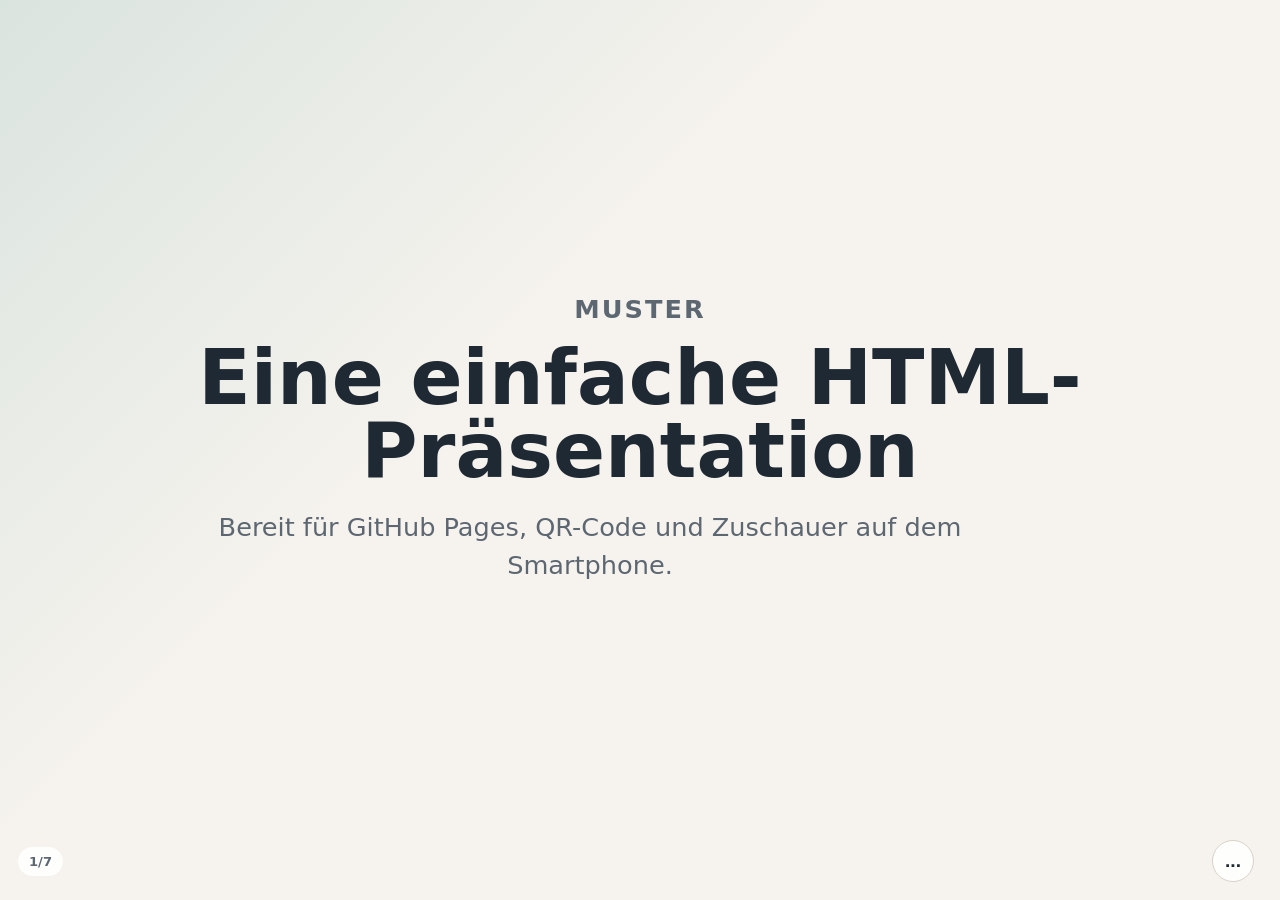
<file: praesentationen/muster-praesentation/index.html>
<!doctype html>
<html lang="de">
  <head>
    <meta charset="utf-8">
    <meta name="viewport" content="width=device-width, initial-scale=1">
    <title>Muster-Präsentation</title>
    <link rel="stylesheet" href="../../assets/styles.css">
  </head>
  <body class="deck">
    <main class="slides" id="slides" data-deck aria-label="Muster-Präsentation">
      <section class="slide title center" id="folie-1">
        <div class="slide-inner">
          <p class="eyebrow">Muster</p>
          <h1>Eine einfache HTML-Präsentation</h1>
          <p class="lead">Bereit für GitHub Pages, QR-Code und Zuschauer auf dem Smartphone.</p>
        </div>
        <aside class="speaker-notes">
          <strong>Moderationsnotiz</strong>
          <p>Kurz einordnen: Diese Vorlage ist der Startpunkt für neue Präsentationen.</p>
          <p>Die Bedienung funktioniert mit Leertaste, Pfeiltasten und Shift + N für Notizen.</p>
        </aside>
      </section>

      <section class="slide agenda" id="folie-2">
        <div class="slide-inner wide">
          <p class="eyebrow">Agenda</p>
          <h2>Worum es heute geht</h2>
          <ol class="agenda-list">
            <li>
              <span>1</span>
              <div>
                <strong>Ausgangslage</strong>
                <small>Ein kurzer Einstieg, damit alle denselben Kontext haben.</small>
              </div>
            </li>
            <li data-step>
              <span>2</span>
              <div>
                <strong>Kernpunkte</strong>
                <small>Die wichtigsten Aussagen, Beispiele oder Entscheidungen.</small>
              </div>
            </li>
            <li data-step>
              <span>3</span>
              <div>
                <strong>Nächste Schritte</strong>
                <small>Was nach der Präsentation klar sein oder passieren soll.</small>
              </div>
            </li>
          </ol>
        </div>
        <aside class="speaker-notes">
          <strong>Moderationsnotiz</strong>
          <p>Nur die Punkte 2 und 3 erscheinen nacheinander. Punkt 1 bleibt sichtbar, damit die Folie nicht leer startet.</p>
        </aside>
      </section>

      <section class="slide content" id="folie-3">
        <div class="slide-inner wide">
          <p class="eyebrow">Kennzahlen</p>
          <h2>Drei starke Punkte</h2>
          <p class="lead">Diese Folie eignet sich für Zahlen, Vorteile oder eine kurze Zusammenfassung.</p>
          <div class="stat-grid">
            <div class="stat">
              <strong>1</strong>
              <span>Eine klare Hauptaussage pro Folie.</span>
            </div>
            <div class="stat" data-step>
              <strong>3</strong>
              <span>Maximal wenige Kernaussagen gleichzeitig zeigen.</span>
            </div>
            <div class="stat" data-step>
              <strong>+</strong>
              <span>Neue Präsentationen können einfach ergänzt werden.</span>
            </div>
          </div>
        </div>
        <aside class="speaker-notes">
          <strong>Moderationsnotiz</strong>
          <p>Einblendungen nur für die zweite und dritte Kennzahl verwenden. Mehr als drei Schritte pro Folie vermeiden.</p>
        </aside>
      </section>

      <section class="slide image" id="folie-4">
        <div class="slide-inner">
          <p class="eyebrow">Bildfolie</p>
          <h2>Raum für ein starkes Bild</h2>
          <p>
            Hier kann später ein echtes Foto, eine Grafik oder ein Screenshot stehen.
            Der Text bleibt kurz und erklärt nur die Kernaussage.
          </p>
        </div>
        <div class="image-panel" aria-label="Platzhalter für Bildmaterial"></div>
        <aside class="speaker-notes">
          <strong>Moderationsnotiz</strong>
          <p>Bildfolien meist ohne Einblendung nutzen. Das Publikum soll zuerst das Bild erfassen können.</p>
        </aside>
      </section>

      <section class="slide split" id="folie-5">
        <div class="slide-inner wide">
          <p class="eyebrow">Vergleich</p>
          <h2>Zwei Perspektiven</h2>
          <div class="two-column">
            <article class="text-panel">
              <h3>Heute</h3>
              <p>Was ist der aktuelle Zustand, das Problem oder die Ausgangslage?</p>
            </article>
            <article class="text-panel" data-step>
              <h3>Ziel</h3>
              <p>Was soll sich ändern, besser werden oder nach dem Vortrag klar sein?</p>
            </article>
          </div>
        </div>
        <aside class="speaker-notes">
          <strong>Moderationsnotiz</strong>
          <p>Erst den heutigen Zustand erklären, dann per Leertaste das Ziel dazunehmen.</p>
        </aside>
      </section>

      <section class="slide quote" id="folie-6">
        <div class="slide-inner wide">
          <div class="quote-mark">"</div>
          <p class="quote-text">Eine gute Präsentation macht eine Sache klarer als vorher.</p>
          <p class="quote-source" data-step>Platz für Quelle, Person oder Kontext</p>
        </div>
        <aside class="speaker-notes">
          <strong>Moderationsnotiz</strong>
          <p>Bei Zitaten kann die Quelle nach dem Vorlesen eingeblendet werden.</p>
        </aside>
      </section>

      <section class="slide qr" id="folie-7">
        <div class="slide-inner wide qr-content">
          <div>
            <p class="eyebrow">Mitnehmen</p>
            <h2>Präsentation öffnen</h2>
            <p>
              Nach der Veröffentlichung wird hier der echte QR-Code eingebunden.
              Zuschauer können die Präsentation dann direkt auf dem Smartphone öffnen.
            </p>
          </div>
          <div class="qr-placeholder">QR-Code<br>folgt nach<br>Veröffentlichung</div>
        </div>
        <aside class="speaker-notes">
          <strong>Moderationsnotiz</strong>
          <p>Erst nach der Entscheidung zur Veröffentlichung den echten QR-Code einsetzen.</p>
        </aside>
      </section>
    </main>

    <div class="deck-nav-shell">
      <button
        class="deck-nav-toggle"
        type="button"
        aria-label="Foliennavigation ein- oder ausklappen"
        aria-expanded="false"
        aria-controls="deck-nav"
        data-nav-toggle
      >
        ...
      </button>
      <nav class="deck-nav" id="deck-nav" aria-label="Foliennavigation">
        <a href="#folie-1" aria-label="Folie 1">1</a>
        <a href="#folie-2" aria-label="Folie 2">2</a>
        <a href="#folie-3" aria-label="Folie 3">3</a>
        <a href="#folie-4" aria-label="Folie 4">4</a>
        <a href="#folie-5" aria-label="Folie 5">5</a>
        <a href="#folie-6" aria-label="Folie 6">6</a>
        <a href="#folie-7" aria-label="Folie 7">7</a>
      </nav>
    </div>
    <div class="slide-count" data-deck-status aria-hidden="true">1/7</div>
    <script src="../../assets/deck.js"></script>
  </body>
</html>
</file>
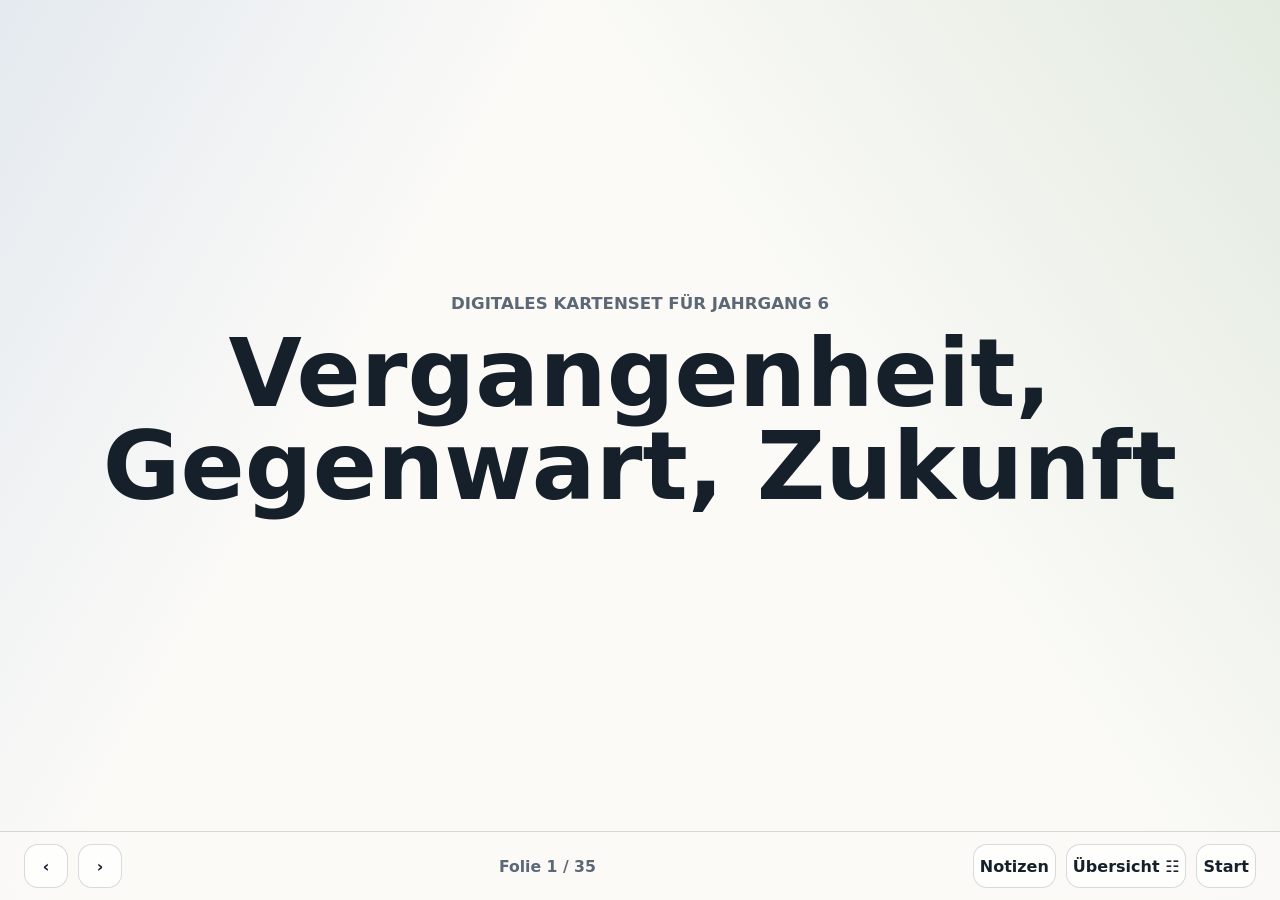
<file: praesentationen/reflexionskarten-jg6/index.html>
<!doctype html>
<html lang="de">
  <head>
    <meta charset="utf-8">
    <meta name="viewport" content="width=device-width, initial-scale=1">
    <title>Reflexionskarten - Vergangenheit, Gegenwart, Zukunft</title>
    <style>
      :root {
        --ink: #16202a;
        --muted: #5c6875;
        --paper: #fbfaf7;
        --line: rgba(22, 32, 42, 0.16);
        --panel: rgba(255, 255, 255, 0.78);
        --blue: #c9def7;
        --blue-strong: #3d73b9;
        --yellow: #ffe7a5;
        --yellow-strong: #b97912;
        --green: #cfe8cf;
        --green-strong: #3d8247;
        --shadow: 0 22px 55px rgba(18, 28, 38, 0.18);
      }

      * {
        box-sizing: border-box;
      }

      html,
      body {
        height: 100%;
        margin: 0;
      }

      body {
        overflow: hidden;
        color: var(--ink);
        background:
          linear-gradient(120deg, rgba(61, 115, 185, 0.12), transparent 32%),
          linear-gradient(235deg, rgba(61, 130, 71, 0.13), transparent 38%),
          var(--paper);
        font-family:
          system-ui,
          -apple-system,
          BlinkMacSystemFont,
          "Segoe UI",
          sans-serif;
      }

      button {
        font: inherit;
      }

      .app {
        height: 100%;
        display: grid;
        grid-template-rows: 1fr auto;
      }

      .slides {
        position: relative;
        min-height: 0;
      }

      .slide {
        position: absolute;
        inset: 0;
        display: none;
        padding: clamp(22px, 3.8vw, 62px);
      }

      .slide.active {
        display: grid;
        align-items: center;
      }

      .slide-inner {
        width: min(1180px, 100%);
        max-height: 100%;
        margin: 0 auto;
      }

      .slide.center .slide-inner {
        text-align: center;
      }

      .eyebrow {
        margin: 0 0 14px;
        color: var(--muted);
        font-size: clamp(0.95rem, 1.3vw, 1.35rem);
        font-weight: 800;
        letter-spacing: 0;
        text-transform: uppercase;
      }

      h1,
      h2,
      h3,
      p {
        margin-top: 0;
      }

      h1 {
        margin-bottom: 24px;
        font-size: clamp(3rem, 7.4vw, 7.2rem);
        line-height: 0.98;
        letter-spacing: 0;
      }

      h2 {
        margin-bottom: 24px;
        font-size: clamp(2.35rem, 5.2vw, 5.1rem);
        line-height: 1.02;
        letter-spacing: 0;
      }

      h3 {
        margin-bottom: 10px;
        font-size: clamp(1.35rem, 2.4vw, 2.25rem);
        line-height: 1.1;
      }

      .lead {
        max-width: 920px;
        margin-right: auto;
        margin-left: auto;
        color: var(--muted);
        font-size: clamp(1.28rem, 2.25vw, 2.1rem);
        line-height: 1.35;
      }

      .color-grid,
      .overview-grid {
        display: grid;
        grid-template-columns: repeat(3, minmax(0, 1fr));
        gap: clamp(14px, 2vw, 24px);
      }

      .color-card,
      .mini-card,
      .reflection-card,
      .notes-panel,
      .overview-note {
        border: 1px solid var(--line);
        border-radius: 22px;
        box-shadow: var(--shadow);
      }

      .color-card {
        min-height: 250px;
        padding: clamp(22px, 3vw, 34px);
        display: flex;
        flex-direction: column;
        justify-content: space-between;
      }

      .color-card strong {
        font-size: clamp(1.5rem, 2.8vw, 2.55rem);
      }

      .color-card span {
        color: var(--muted);
        font-size: clamp(1.05rem, 1.7vw, 1.5rem);
        line-height: 1.35;
      }

      .blue {
        background: var(--blue);
      }

      .yellow {
        background: var(--yellow);
      }

      .green {
        background: var(--green);
      }

      .overview-layout {
        display: block;
      }

      .overview-grid {
        grid-template-columns: repeat(4, minmax(0, 1fr));
      }

      .mini-card {
        min-width: 0;
        min-height: clamp(90px, 13vh, 112px);
        padding: clamp(14px, 1.7vw, 18px);
        display: flex;
        flex-direction: column;
        justify-content: space-between;
      }

      .mini-card small,
      .reflection-card small,
      .overview-note small {
        color: var(--muted);
        font-size: 0.98rem;
        font-weight: 800;
        overflow-wrap: anywhere;
        text-transform: uppercase;
      }

      .mini-card strong {
        margin-top: 8px;
        font-size: clamp(0.98rem, 1.28vw, 1.28rem);
        line-height: 1.18;
        overflow-wrap: anywhere;
      }

      .overview-note {
        display: none;
      }

      .overview-note p {
        margin: 4px 0 0;
        color: var(--muted);
        font-size: clamp(0.98rem, 1.25vw, 1.18rem);
        line-height: 1.32;
      }

      .reflection-card {
        width: min(980px, 100%);
        margin: 0 auto;
        padding: clamp(28px, 5vw, 64px);
      }

      .card-meta {
        display: flex;
        flex-wrap: wrap;
        gap: 10px;
        margin-bottom: clamp(22px, 3vw, 34px);
      }

      .pill {
        border: 1px solid rgba(22, 32, 42, 0.18);
        border-radius: 999px;
        padding: 8px 13px;
        background: rgba(255, 255, 255, 0.52);
        color: rgba(22, 32, 42, 0.78);
        font-size: clamp(0.9rem, 1.2vw, 1.1rem);
        font-weight: 800;
      }

      .question {
        margin: 0;
        font-size: clamp(2.2rem, 5.3vw, 5.2rem);
        font-weight: 850;
        line-height: 1.04;
      }

      .prompt {
        margin-top: clamp(22px, 3vw, 34px);
        color: rgba(22, 32, 42, 0.72);
        font-size: clamp(1.15rem, 2vw, 1.75rem);
        line-height: 1.4;
      }

      .notes-panel {
        position: fixed;
        right: clamp(14px, 2vw, 24px);
        bottom: 88px;
        z-index: 20;
        width: min(540px, calc(100vw - 28px));
        max-height: min(58vh, 520px);
        overflow: auto;
        padding: 22px;
        background: rgba(255, 255, 255, 0.94);
        backdrop-filter: blur(14px);
        transform: translateY(18px);
        opacity: 0;
        pointer-events: none;
        transition: opacity 160ms ease, transform 160ms ease;
      }

      .notes-panel.visible {
        transform: translateY(0);
        opacity: 1;
        pointer-events: auto;
      }

      .notes-panel h2 {
        margin-bottom: 12px;
        font-size: 1.2rem;
      }

      .notes-panel dl {
        display: grid;
        gap: 12px;
        margin: 0;
      }

      .notes-panel dt {
        color: var(--muted);
        font-size: 0.82rem;
        font-weight: 850;
        text-transform: uppercase;
      }

      .notes-panel dd {
        margin: 4px 0 0;
        font-size: 1rem;
        line-height: 1.42;
      }

      .controls {
        display: grid;
        grid-template-columns: auto auto 1fr auto auto auto;
        gap: 10px;
        align-items: center;
        padding: 12px clamp(14px, 2vw, 24px);
        border-top: 1px solid var(--line);
        background: rgba(251, 250, 247, 0.86);
        backdrop-filter: blur(14px);
      }

      .control-button {
        min-width: 44px;
        min-height: 44px;
        border: 1px solid var(--line);
        border-radius: 14px;
        background: rgba(255, 255, 255, 0.72);
        color: var(--ink);
        cursor: pointer;
        font-weight: 850;
      }

      .control-button:hover,
      .control-button:focus-visible {
        outline: 3px solid rgba(61, 115, 185, 0.25);
        background: #fff;
      }

      .status {
        justify-self: center;
        color: var(--muted);
        font-size: 0.98rem;
        font-weight: 800;
      }

      .drawer {
        position: fixed;
        inset: auto 16px 76px auto;
        z-index: 25;
        width: min(680px, calc(100vw - 32px));
        max-height: min(64vh, 560px);
        overflow: auto;
        border: 1px solid var(--line);
        border-radius: 20px;
        padding: 14px;
        background: rgba(255, 255, 255, 0.96);
        box-shadow: var(--shadow);
        display: none;
      }

      .drawer.visible {
        display: block;
      }

      .thumb-grid {
        display: grid;
        grid-template-columns: repeat(5, minmax(0, 1fr));
        gap: 8px;
      }

      .thumb {
        min-height: 70px;
        border: 1px solid var(--line);
        border-radius: 12px;
        padding: 8px;
        background: #fff;
        color: var(--ink);
        cursor: pointer;
        text-align: left;
      }

      .thumb.active {
        outline: 3px solid rgba(61, 115, 185, 0.32);
      }

      .thumb span {
        display: block;
        color: var(--muted);
        font-size: 0.72rem;
        font-weight: 850;
      }

      .thumb strong {
        display: -webkit-box;
        margin-top: 4px;
        overflow: hidden;
        font-size: 0.84rem;
        line-height: 1.16;
        -webkit-box-orient: vertical;
        -webkit-line-clamp: 3;
      }

      .visually-hidden {
        position: absolute;
        width: 1px;
        height: 1px;
        padding: 0;
        overflow: hidden;
        clip: rect(0, 0, 0, 0);
        white-space: nowrap;
        border: 0;
      }

      [data-notes].visually-hidden {
        display: none;
      }

      @media (max-width: 900px) {
        body {
          overflow: auto;
        }

        .app {
          min-height: 100%;
        }

        .slide {
          padding-bottom: 110px;
        }

        .color-grid,
        .overview-layout,
        .overview-grid {
          grid-template-columns: 1fr;
        }

        .slide.active {
          align-items: start;
          overflow: auto;
        }

        .reflection-card {
          margin-top: 8px;
        }

        .controls {
          position: fixed;
          right: 0;
          bottom: 0;
          left: 0;
          grid-template-columns: auto auto 1fr auto auto;
        }

        .status {
          font-size: 0.82rem;
        }

        .thumb-grid {
          grid-template-columns: repeat(2, minmax(0, 1fr));
        }

        .optional-label {
          display: none;
        }
      }
    </style>
  </head>
  <body>
    <div class="app">
      <main class="slides" id="slides" aria-live="polite"></main>

      <section class="notes-panel" id="notes-panel" aria-label="Präsentationsnotizen">
        <h2>Notizen</h2>
        <div id="notes-content"></div>
      </section>

      <section class="drawer" id="drawer" aria-label="Folienübersicht">
        <div class="thumb-grid" id="thumb-grid"></div>
      </section>

      <footer class="controls" aria-label="Präsentationssteuerung">
        <button class="control-button" type="button" id="prev" aria-label="Vorherige Folie">‹</button>
        <button class="control-button" type="button" id="next" aria-label="Nächste Folie">›</button>
        <div class="status" id="status">Folie 1</div>
        <button class="control-button" type="button" id="notes-toggle" aria-label="Notizen ein- oder ausblenden">Notizen</button>
        <button class="control-button" type="button" id="overview-toggle" aria-label="Folienübersicht ein- oder ausblenden">
          <span class="optional-label">Übersicht</span>
          <span aria-hidden="true">☷</span>
        </button>
        <button class="control-button" type="button" id="home" aria-label="Zur Startfolie">Start</button>
      </footer>
    </div>

    <script>
      const categoryInfo = {
        reflexion: {
          label: "Reflexion",
          shortLabel: "Reflexion",
          className: "blue",
          support: "Reflexion",
          note:
            "Diese Karte hilft beim Erinnern, Einordnen und Verstehen der eigenen Perspektive."
        },
        praesentation: {
          label: "Präsentation/Botschaften",
          shortLabel: "Präsentation",
          className: "yellow",
          support: "Präsentationsplanung",
          note:
            "Diese Karte unterstützt die Vorbereitung einer klaren Botschaft für andere Schülerinnen und Schüler."
        },
        ziel: {
          label: "Zusammenarbeit/Zielvereinbarung",
          shortLabel: "Zusammenarbeit",
          className: "green",
          support: "Zielvereinbarung",
          note:
            "Diese Karte unterstützt Absprachen, nächste Schritte und gemeinsame Verantwortung."
        }
      };

      const impulseHint =
        "Die Karte muss nicht wie ein Arbeitsblatt abgearbeitet werden. Sie dient als Gesprächsimpuls; passende Fragen auswählen, vertiefen oder überspringen.";

      const terms = [
        {
          key: "termin-1",
          title: "Termin 1: Vergangenheit",
          focus: "Vergangenheit",
          cards: [
            {
              title: "Der Anfang",
              question: "Wie hat der Streit angefangen?",
              category: "reflexion",
              goal: "Die Schülerinnen und Schüler rekonstruieren den Beginn des Konflikts sachlich und ohne Schuldzuweisung.",
              followUps: [
                "Was war kurz vorher passiert?",
                "Woran hast du gemerkt, dass es ein Streit wird?",
                "Was hätte jemand von außen sehen können?"
              ]
            },
            {
              title: "Der Auslöser",
              question: "Was hat den Streit ausgelöst?",
              category: "reflexion",
              goal: "Konkrete Auslöser von tieferliegenden Ursachen unterscheiden.",
              followUps: [
                "War es ein Satz, eine Handlung oder ein Missverständnis?",
                "Warum war genau das für dich wichtig?",
                "Gab es schon vorher Spannung?"
              ]
            },
            {
              title: "Der Wendepunkt",
              question: "Wann wurde es richtig schwierig?",
              category: "reflexion",
              goal: "Einen kritischen Moment erkennen, an dem der Konflikt eskaliert ist.",
              followUps: [
                "Was hat sich in diesem Moment verändert?",
                "Wer hat wie reagiert?",
                "Was wäre an dieser Stelle hilfreich gewesen?"
              ]
            },
            {
              title: "Meine Entscheidung",
              question: "Welche Entscheidung von mir war wichtig?",
              category: "reflexion",
              goal: "Eigenen Handlungsspielraum sichtbar machen, ohne zu beschämen.",
              followUps: [
                "Welche Möglichkeit hattest du noch?",
                "Warum hast du dich so entschieden?",
                "Welche Entscheidung würdest du heute anders treffen?"
              ]
            },
            {
              title: "Gefühle",
              question: "Welche Gefühle haben eine Rolle gespielt?",
              category: "reflexion",
              goal: "Gefühle benennen und als Teil des Konfliktverlaufs verstehen.",
              followUps: [
                "Welche Gefühle waren bei dir besonders stark?",
                "Welche Gefühle vermutest du bei der anderen Person?",
                "Was passiert, wenn Gefühle sehr stark werden?"
              ]
            },
            {
              title: "Folgen",
              question: "Wer war von dem Streit betroffen?",
              category: "reflexion",
              goal: "Die Folgen des Streits über die direkt Beteiligten hinaus betrachten.",
              followUps: [
                "Wer hat den Streit mitbekommen?",
                "Wie hat sich der Streit auf die Klasse ausgewirkt?",
                "Gab es Folgen, die du erst später bemerkt hast?"
              ]
            },
            {
              title: "Stopp!",
              question: "Wann hätte der Streit beendet werden können?",
              category: "reflexion",
              goal: "Unterbrechungsmöglichkeiten und deeskalierende Momente erkennen.",
              followUps: [
                "Wer hätte Stopp sagen können?",
                "Was hätte beim Aufhören geholfen?",
                "Welches Zeichen würdest du heute früher beachten?"
              ]
            },
            {
              title: "Heute",
              question: "Was denke ich heute darüber?",
              category: "reflexion",
              goal: "Distanz zum Ereignis herstellen und eine heutige Bewertung ermöglichen.",
              followUps: [
                "Was siehst du heute klarer?",
                "Was bleibt schwierig?",
                "Was möchtest du der anderen Person heute sagen?"
              ]
            },
            {
              title: "Wichtig für Fünftklässler",
              question: "Was sollten andere daraus lernen?",
              category: "praesentation",
              goal: "Aus der eigenen Erfahrung eine verständliche Lernbotschaft für Jüngere ableiten.",
              followUps: [
                "Was hättest du früher gerne gewusst?",
                "Was ist für Fünftklässler besonders wichtig?",
                "Wie kann man das ohne Vorwurf erklären?"
              ]
            },
            {
              title: "Unsere Botschaft",
              question: "Welche Botschaft wollen wir weitergeben?",
              category: "praesentation",
              goal: "Eine gemeinsame Kernaussage für die spätere Präsentation finden.",
              followUps: [
                "Was soll am Ende hängen bleiben?",
                "Welche Formulierung klingt fair und klar?",
                "Woran merkt man, dass die Botschaft verstanden wurde?"
              ]
            },
            {
              title: "Unsere Aufgabe",
              question: "Was müssen wir bis zum nächsten Termin erledigen?",
              category: "ziel",
              goal: "Konkrete nächste Schritte vereinbaren.",
              followUps: [
                "Was ist realistisch bis zum nächsten Treffen?",
                "Was braucht ihr von mir als Lehrkraft?",
                "Woran erkennen wir, dass die Aufgabe erledigt ist?"
              ]
            },
            {
              title: "Wer macht was?",
              question: "Wer übernimmt welchen Teil?",
              category: "ziel",
              goal: "Aufgaben fair verteilen und Verbindlichkeit herstellen.",
              followUps: [
                "Welche Aufgabe passt zu wem?",
                "Wie haltet ihr die Absprache fest?",
                "Was passiert, wenn jemand Hilfe braucht?"
              ]
            }
          ]
        },
        {
          key: "termin-2",
          title: "Termin 2: Gegenwart",
          focus: "Gegenwart",
          cards: [
            {
              title: "Unsere Schule",
              question: "Was ist uns wichtig?",
              category: "reflexion",
              goal: "Gemeinsame Werte für das Zusammenleben an der Schule sammeln.",
              followUps: [
                "Was soll man in unserer Schule spüren?",
                "Was macht Schule für euch sicher?",
                "Was sollte in einer Klasse selbstverständlich sein?"
              ]
            },
            {
              title: "Respekt",
              question: "Was bedeutet Respekt?",
              category: "reflexion",
              goal: "Den Begriff Respekt konkret und alltagsnah füllen.",
              followUps: [
                "Woran erkennt man respektvolles Verhalten?",
                "Was ist kein Respekt?",
                "Wie zeigt man Respekt, obwohl man sauer ist?"
              ]
            },
            {
              title: "Verantwortung",
              question: "Was bedeutet Verantwortung?",
              category: "reflexion",
              goal: "Eigene Verantwortung im Miteinander erkennen.",
              followUps: [
                "Wofür bist du in einem Streit verantwortlich?",
                "Was kann man nicht auf andere schieben?",
                "Wie sieht Verantwortung nach einem Fehler aus?"
              ]
            },
            {
              title: "Regeln",
              question: "Welche Regeln helfen beim Zusammenleben?",
              category: "reflexion",
              goal: "Hilfreiche Regeln von bloßen Verboten unterscheiden.",
              followUps: [
                "Welche Regel schützt alle?",
                "Welche Regel ist besonders schwer einzuhalten?",
                "Wie erklärt man diese Regel Fünftklässlern?"
              ]
            },
            {
              title: "Gewaltfrei",
              question: "Was bedeutet gewaltfreies Miteinander?",
              category: "reflexion",
              goal: "Gewaltfreiheit sprachlich, körperlich und digital konkretisieren.",
              followUps: [
                "Kann Sprache verletzen?",
                "Was gehört online zu gewaltfreiem Verhalten?",
                "Welche Alternative gibt es zum Drohen oder Beleidigen?"
              ]
            },
            {
              title: "Konflikte lösen",
              question: "Wie kann man Streit friedlich lösen?",
              category: "reflexion",
              goal: "Friedliche Lösungsstrategien sammeln und bewerten.",
              followUps: [
                "Was hilft direkt im Streit?",
                "Wann braucht man eine dritte Person?",
                "Welche Formulierung kann einen Streit beruhigen?"
              ]
            },
            {
              title: "Unsere Zusammenarbeit",
              question: "Was klappt bisher gut?",
              category: "ziel",
              goal: "Gelungene Zusammenarbeit sichtbar machen und stärken.",
              followUps: [
                "Was hat seit dem letzten Termin funktioniert?",
                "Wobei habt ihr euch gut ergänzt?",
                "Was soll so bleiben?"
              ]
            },
            {
              title: "Schwierigkeiten",
              question: "Wo gibt es Probleme?",
              category: "ziel",
              goal: "Probleme in der Zusammenarbeit früh und konkret ansprechen.",
              followUps: [
                "Was bremst euch gerade?",
                "Was wurde anders verstanden?",
                "Welche Hilfe oder Klärung braucht ihr?"
              ]
            },
            {
              title: "Teamarbeit",
              question: "Was müssen wir besser absprechen?",
              category: "ziel",
              goal: "Absprachen für die weitere gemeinsame Arbeit verbessern.",
              followUps: [
                "Welche Entscheidung muss heute getroffen werden?",
                "Wie verhindert ihr doppelte Arbeit?",
                "Wie erinnert ihr euch gegenseitig fair?"
              ]
            },
            {
              title: "IServ",
              question: "Was müssen wir als Nächstes abgeben?",
              category: "ziel",
              goal: "Abgabeformat, Zuständigkeit und Termin klären.",
              followUps: [
                "Was genau wird hochgeladen?",
                "Wer kontrolliert die Datei vorher?",
                "Bis wann ist die Abgabe realistisch?"
              ]
            }
          ]
        },
        {
          key: "termin-3",
          title: "Termin 3: Zukunft",
          focus: "Zukunft",
          cards: [
            {
              title: "Gelernt",
              question: "Was habe ich gelernt?",
              category: "reflexion",
              goal: "Persönliche Lernerkenntnisse aus dem gesamten Prozess sichern.",
              followUps: [
                "Was weißt du jetzt besser als vorher?",
                "Was hast du über dich gelernt?",
                "Was hast du über Konflikte gelernt?"
              ]
            },
            {
              title: "Anders machen",
              question: "Was würde ich heute anders machen?",
              category: "reflexion",
              goal: "Aus der Rückschau konkrete Alternativen für zukünftiges Verhalten entwickeln.",
              followUps: [
                "Was wäre ein erster kleiner anderer Schritt?",
                "Was würdest du früher sagen?",
                "Wen würdest du schneller um Hilfe bitten?"
              ]
            },
            {
              title: "Zusammenarbeit",
              question: "Was habe ich bei der gemeinsamen Arbeit gelernt?",
              category: "reflexion",
              goal: "Teamarbeit als eigenen Lernbereich reflektieren.",
              followUps: [
                "Was war leicht in der Zusammenarbeit?",
                "Was war anstrengend?",
                "Welche Absprache hat euch geholfen?"
              ]
            },
            {
              title: "Zukunft",
              question: "Was nehme ich mit?",
              category: "reflexion",
              goal: "Eine persönliche Konsequenz für zukünftige Situationen formulieren.",
              followUps: [
                "Was willst du dir merken?",
                "Was soll beim nächsten Konflikt anders laufen?",
                "Welche Stärke kannst du nutzen?"
              ]
            },
            {
              title: "Wichtigste Botschaft",
              question: "Was sollen die Fünftklässler mitnehmen?",
              category: "praesentation",
              goal: "Die wichtigste Aussage für die Zielgruppe priorisieren.",
              followUps: [
                "Was ist wichtiger als Details des Streits?",
                "Welche Botschaft hilft wirklich im Alltag?",
                "Wie klingt die Botschaft in einem Satz?"
              ]
            },
            {
              title: "Unser Tipp",
              question: "Welchen Rat würden wir geben?",
              category: "praesentation",
              goal: "Einen konkreten, anwendbaren Rat für jüngere Schülerinnen und Schüler formulieren.",
              followUps: [
                "Was kann man sofort ausprobieren?",
                "Was klingt glaubwürdig von euch?",
                "Welcher Tipp ist kurz genug zum Merken?"
              ]
            },
            {
              title: "Stark sein",
              question: "Was bedeutet echte Stärke?",
              category: "praesentation",
              goal: "Stärke als Selbstkontrolle, Mut zur Klärung und Verantwortung deuten.",
              followUps: [
                "Ist Zurückschlagen stark?",
                "Wann braucht Entschuldigen Mut?",
                "Wie sieht Stärke ohne Gewalt aus?"
              ]
            },
            {
              title: "Unser Ziel",
              question: "Was möchten wir erreichen?",
              category: "ziel",
              goal: "Den Abschluss des Reflexionstermins auf ein gemeinsames Ziel ausrichten.",
              followUps: [
                "Was soll nach eurer Präsentation anders sein?",
                "Was wollt ihr selbst zeigen?",
                "Woran merkt ihr, dass das Ziel erreicht wurde?"
              ]
            }
          ]
        }
      ];

      const slides = [
        {
          type: "title",
          label: "Start",
          title: "Vergangenheit, Gegenwart, Zukunft",
          notes: {
            goal:
              "Ruhiger Einstieg in das Gespräch und Klärung: Es geht um Reflexion, Botschaften und nächste Schritte.",
            followUps: [
              "Womit möchten wir heute beginnen?",
              "Welche Karte könnte heute besonders hilfreich sein?"
            ],
            support: "Orientierung",
            hint: impulseHint
          }
        },
        {
          type: "colors",
          label: "Farblogik",
          title: "Farblogik",
          notes: {
            goal:
              "Die Farbcodes erklären, damit Lehrkraft und Lernende die Karten schnell einordnen können.",
            followUps: [
              "Welche Farbe brauchen wir gerade im Gespräch?",
              "Geht es eher ums Verstehen, um die Botschaft oder um eine Absprache?"
            ],
            support: "Moderationsstruktur",
            hint: impulseHint
          }
        }
      ];

      terms.forEach((term) => {
        slides.push({
          type: "term-overview",
          label: term.title,
          term,
          title: term.title,
          notes: {
            goal:
              "Alle Karten dieses Termins sichtbar machen und gemeinsam auswählen, welche Impulse heute passen.",
            followUps: [
              "Welche Karte ist für euch gerade am wichtigsten?",
              "Welche Karte können wir überspringen?",
              "Welche Reihenfolge hilft euch im Gespräch?"
            ],
            support: "Überblick und Gesprächssteuerung",
            hint: impulseHint
          }
        });

        term.cards.forEach((card) => {
          slides.push({
            type: "card",
            label: card.title,
            term,
            card,
            notes: {
              goal: card.goal,
              followUps: card.followUps,
              support: categoryInfo[card.category].support,
              hint: impulseHint
            }
          });
        });
      });

      const slidesEl = document.getElementById("slides");
      const statusEl = document.getElementById("status");
      const notesPanel = document.getElementById("notes-panel");
      const notesContent = document.getElementById("notes-content");
      const drawer = document.getElementById("drawer");
      const thumbGrid = document.getElementById("thumb-grid");
      let current = 0;

      function escapeHtml(value) {
        return String(value)
          .replaceAll("&", "&amp;")
          .replaceAll("<", "&lt;")
          .replaceAll(">", "&gt;")
          .replaceAll('"', "&quot;");
      }

      function renderNotes(notes) {
        return `
          <dl>
            <div>
              <dt>Ziel</dt>
              <dd>${escapeHtml(notes.goal)}</dd>
            </div>
            <div>
              <dt>Mögliche Nachfragen</dt>
              <dd>${notes.followUps.map(escapeHtml).join("<br>")}</dd>
            </div>
            <div>
              <dt>Unterstützt</dt>
              <dd>${escapeHtml(notes.support)}</dd>
            </div>
            <div>
              <dt>Moderationshinweis</dt>
              <dd>${escapeHtml(notes.hint)}</dd>
            </div>
          </dl>
        `;
      }

      function renderSlide(slide, index) {
        const id = `folie-${index + 1}`;
        if (slide.type === "title") {
          return `
            <section class="slide center" id="${id}" aria-label="${escapeHtml(slide.label)}">
              <div class="slide-inner">
                <p class="eyebrow">Digitales Kartenset für Jahrgang 6</p>
                <h1>${escapeHtml(slide.title)}</h1>
              </div>
              <aside class="visually-hidden" data-notes>${renderNotes(slide.notes)}</aside>
            </section>
          `;
        }

        if (slide.type === "colors") {
          return `
            <section class="slide" id="${id}" aria-label="${escapeHtml(slide.label)}">
              <div class="slide-inner">
                <p class="eyebrow">Orientierung</p>
                <h2>${escapeHtml(slide.title)}</h2>
                <div class="color-grid">
                  <article class="color-card blue">
                    <strong>Blau = Reflexion</strong>
                    <span>Erinnern, verstehen, Gefühle und Folgen einordnen.</span>
                  </article>
                  <article class="color-card yellow">
                    <strong>Gelb = Präsentation/Botschaften</strong>
                    <span>Gemeinsame Aussagen und Tipps für Fünftklässler vorbereiten.</span>
                  </article>
                  <article class="color-card green">
                    <strong>Grün = Zusammenarbeit/Zielvereinbarung</strong>
                    <span>Aufgaben klären, Absprachen treffen und nächste Schritte sichern.</span>
                  </article>
                </div>
              </div>
              <aside class="visually-hidden" data-notes>${renderNotes(slide.notes)}</aside>
            </section>
          `;
        }

        if (slide.type === "term-overview") {
          return `
            <section class="slide" id="${id}" aria-label="${escapeHtml(slide.label)}">
              <div class="slide-inner">
                <p class="eyebrow">${escapeHtml(slide.term.focus)}</p>
                <h2>${escapeHtml(slide.title)}</h2>
                <div class="overview-layout">
                  <aside class="overview-note">
                    <small>Moderation</small>
                    <p>Diese Übersicht ist eine Auswahlhilfe. Nicht alle Karten müssen besprochen werden; die Lehrkraft kann gemeinsam mit den beiden Lernenden passende Impulse auswählen.</p>
                  </aside>
                  <div class="overview-grid">
                    ${slide.term.cards
                      .map((card) => {
                        const info = categoryInfo[card.category];
                        return `
                          <article class="mini-card ${info.className}">
                            <small>${escapeHtml(info.shortLabel)}</small>
                            <strong>${escapeHtml(card.title)}: ${escapeHtml(card.question)}</strong>
                          </article>
                        `;
                      })
                      .join("")}
                  </div>
                </div>
              </div>
              <aside class="visually-hidden" data-notes>${renderNotes(slide.notes)}</aside>
            </section>
          `;
        }

        const info = categoryInfo[slide.card.category];
        return `
          <section class="slide" id="${id}" aria-label="${escapeHtml(slide.card.title)}">
            <div class="slide-inner">
              <article class="reflection-card ${info.className}">
                <div class="card-meta">
                  <span class="pill">${escapeHtml(slide.term.title)}</span>
                  <span class="pill">${escapeHtml(info.label)}</span>
                </div>
                <small>${escapeHtml(slide.card.title)}</small>
                <p class="question">${escapeHtml(slide.card.question)}</p>
              </article>
            </div>
            <aside class="visually-hidden" data-notes>${renderNotes(slide.notes)}</aside>
          </section>
        `;
      }

      slidesEl.innerHTML = slides.map(renderSlide).join("");
      const slideNodes = Array.from(document.querySelectorAll(".slide"));

      thumbGrid.innerHTML = slides
        .map(
          (slide, index) => `
            <button class="thumb" type="button" data-thumb="${index}">
              <span>${index + 1}</span>
              <strong>${escapeHtml(slide.type === "card" ? slide.card.title : slide.label)}</strong>
            </button>
          `
        )
        .join("");
      const thumbs = Array.from(document.querySelectorAll(".thumb"));

      function showSlide(index) {
        current = Math.max(0, Math.min(slides.length - 1, index));
        slideNodes.forEach((slide, slideIndex) => {
          slide.classList.toggle("active", slideIndex === current);
        });
        thumbs.forEach((thumb, thumbIndex) => {
          thumb.classList.toggle("active", thumbIndex === current);
        });

        const active = slideNodes[current];
        const note = active.querySelector("[data-notes]");
        notesContent.innerHTML = note ? note.innerHTML : "";
        statusEl.textContent = `Folie ${current + 1} / ${slides.length}`;
        history.replaceState(null, "", `#folie-${current + 1}`);
      }

      function toggleNotes() {
        notesPanel.classList.toggle("visible");
      }

      function toggleDrawer() {
        drawer.classList.toggle("visible");
      }

      document.getElementById("prev").addEventListener("click", () => showSlide(current - 1));
      document.getElementById("next").addEventListener("click", () => showSlide(current + 1));
      document.getElementById("home").addEventListener("click", () => showSlide(0));
      document.getElementById("notes-toggle").addEventListener("click", toggleNotes);
      document.getElementById("overview-toggle").addEventListener("click", toggleDrawer);
      thumbGrid.addEventListener("click", (event) => {
        const button = event.target.closest("[data-thumb]");
        if (!button) return;
        showSlide(Number(button.dataset.thumb));
        drawer.classList.remove("visible");
      });

      document.addEventListener("keydown", (event) => {
        if (event.key === "ArrowRight" || event.key === "PageDown" || event.key === " ") {
          event.preventDefault();
          showSlide(current + 1);
        }
        if (event.key === "ArrowLeft" || event.key === "PageUp") {
          event.preventDefault();
          showSlide(current - 1);
        }
        if (event.key === "Home") {
          event.preventDefault();
          showSlide(0);
        }
        if (event.key === "End") {
          event.preventDefault();
          showSlide(slides.length - 1);
        }
        if (event.key.toLowerCase() === "n") {
          toggleNotes();
        }
        if (event.key.toLowerCase() === "o") {
          toggleDrawer();
        }
        if (event.key === "Escape") {
          notesPanel.classList.remove("visible");
          drawer.classList.remove("visible");
        }
      });

      const initialMatch = window.location.hash.match(/folie-(\d+)/);
      const initialIndex = initialMatch ? Number(initialMatch[1]) - 1 : 0;
      showSlide(initialIndex);
    </script>
  </body>
</html>
</file>
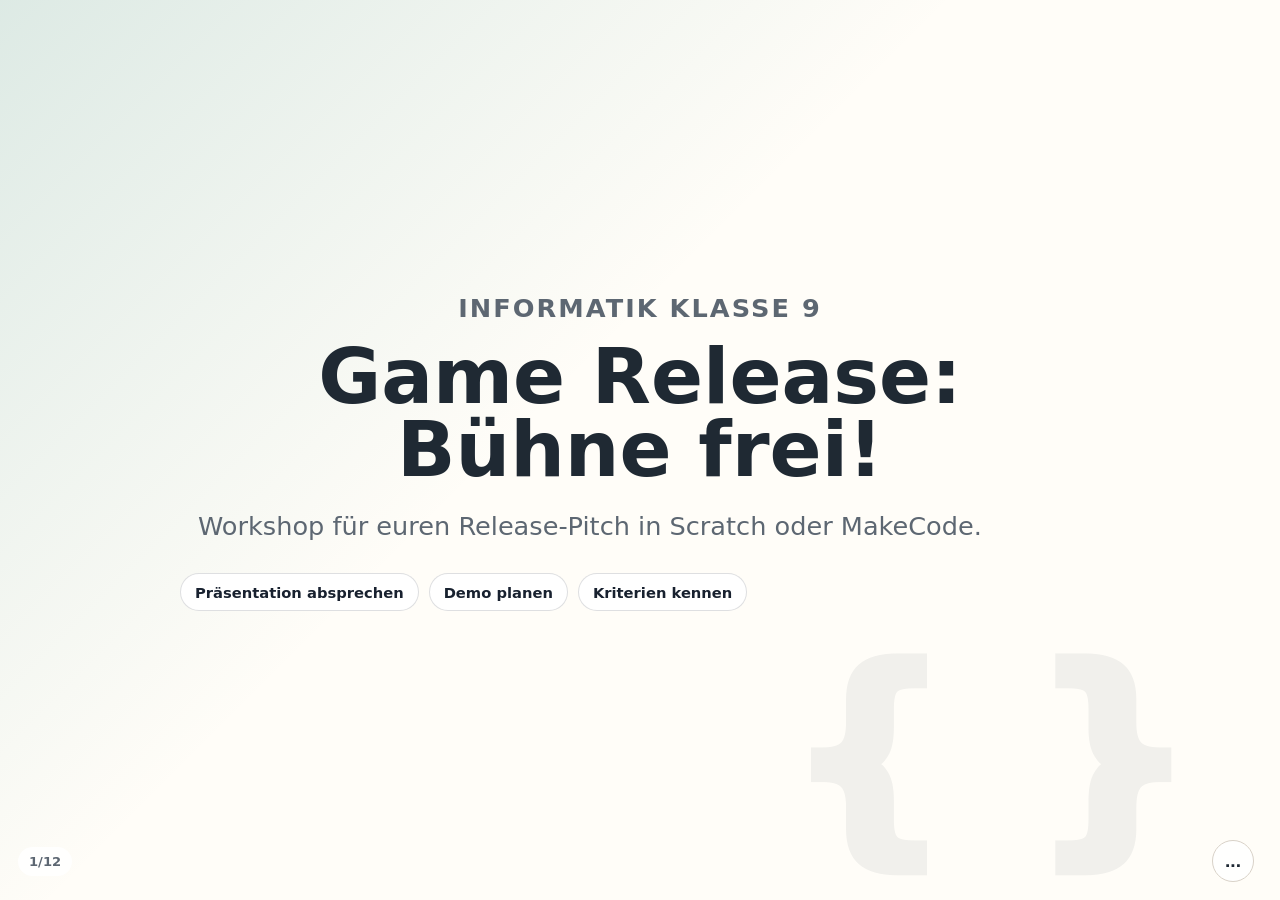
<file: praesentationen/spielpraesentation-klasse-9/index.html>
<!doctype html>
<html lang="de">
  <head>
    <meta charset="utf-8">
    <meta name="viewport" content="width=device-width, initial-scale=1">
    <title>Spielpräsentationen vorbereiten | Informatik Klasse 9</title>
    <link rel="stylesheet" href="../../assets/styles.css">
    <style>
      :root {
        --game-ink: #18212f;
        --game-teal: #0f766e;
        --game-green: #15803d;
        --game-blue: #2563eb;
        --game-orange: #c2410c;
        --game-yellow: #facc15;
        --game-soft: #edf7f4;
        --game-paper: #fffdf8;
      }

      .slide {
        position: relative;
      }

      .slide-inner.wide {
        width: min(1180px, 100%);
      }

      .slide.game-title {
        overflow: hidden;
        background:
          linear-gradient(135deg, rgb(15 118 110 / 14%), transparent 44%),
          var(--game-paper);
      }

      .slide.game-title::after {
        content: "{ }";
        position: absolute;
        right: 7vw;
        bottom: 3vh;
        color: rgb(24 33 47 / 6%);
        font-size: clamp(8rem, 18vw, 20rem);
        font-weight: 950;
        letter-spacing: 0;
        line-height: 1;
        pointer-events: none;
      }

      .slide.game-soft {
        background: var(--game-soft);
      }

      .slide.game-blue {
        background: #eef4ff;
      }

      .slide.game-warm {
        background: #fff7ed;
      }

      .slide.game-dark {
        background: var(--game-ink);
        color: #ffffff;
      }

      .slide.game-dark p,
      .slide.game-dark li,
      .slide.game-dark small {
        color: rgb(255 255 255 / 78%);
      }

      .meta-row {
        display: flex;
        flex-wrap: wrap;
        gap: 10px;
        margin-top: 28px;
      }

      .pill {
        display: inline-flex;
        align-items: center;
        min-height: 38px;
        padding: 0 14px;
        border: 1px solid rgb(24 33 47 / 14%);
        border-radius: 999px;
        background: #ffffff;
        color: var(--game-ink);
        font-size: clamp(0.92rem, 1.15vw, 1.05rem);
        font-weight: 850;
      }

      .workshop-grid {
        display: grid;
        grid-template-columns: repeat(3, minmax(0, 1fr));
        gap: 16px;
        margin-top: 32px;
      }

      .workshop-card,
      .prompt-card,
      .rubric-card {
        padding: 22px;
        border: 1px solid rgb(24 33 47 / 12%);
        border-radius: 8px;
        background: #ffffff;
        box-shadow: 0 18px 45px rgb(31 41 51 / 8%);
      }

      .workshop-card strong,
      .prompt-card strong,
      .rubric-card strong {
        display: block;
        color: var(--game-ink);
        font-size: clamp(1.08rem, 1.45vw, 1.28rem);
        line-height: 1.25;
      }

      .workshop-card p,
      .prompt-card p,
      .rubric-card p {
        margin: 10px 0 0;
        font-size: clamp(0.98rem, 1.2vw, 1.08rem);
        line-height: 1.38;
      }

      .number-badge {
        display: grid;
        place-items: center;
        width: 48px;
        height: 48px;
        margin-bottom: 16px;
        border-radius: 999px;
        background: #e7f2f0;
        color: var(--game-teal);
        font-size: 1.25rem;
        font-weight: 950;
      }

      .compact-agenda .agenda-list {
        gap: 8px;
      }

      .compact-agenda .agenda-list li {
        padding: 12px 0;
      }

      .compact-agenda .agenda-list span {
        width: 42px;
        height: 42px;
      }

      .task-strip {
        display: grid;
        gap: 12px;
        margin-top: 30px;
      }

      .task-item {
        display: grid;
        grid-template-columns: 42px minmax(0, 1fr);
        gap: 14px;
        align-items: start;
        padding: 15px 0;
        border-top: 1px solid var(--line);
      }

      .task-icon {
        display: grid;
        place-items: center;
        width: 36px;
        height: 36px;
        border-radius: 999px;
        background: var(--game-teal);
        color: #ffffff;
        font-weight: 950;
      }

      .task-item strong {
        display: block;
        color: var(--game-ink);
        font-size: clamp(1.05rem, 1.45vw, 1.28rem);
      }

      .task-item p {
        margin: 4px 0 0;
        font-size: clamp(0.98rem, 1.2vw, 1.08rem);
      }

      .sentence-grid {
        display: grid;
        grid-template-columns: repeat(3, minmax(0, 1fr));
        gap: 14px;
        margin-top: 34px;
      }

      .sentence-card {
        min-height: 168px;
        padding: 24px;
        border-radius: 8px;
        background: #ffffff;
        box-shadow: 0 18px 45px rgb(31 41 51 / 9%);
      }

      .sentence-card span {
        display: block;
        color: var(--game-teal);
        font-size: clamp(0.86rem, 1vw, 0.95rem);
        font-weight: 900;
        letter-spacing: 0.06em;
        text-transform: uppercase;
      }

      .sentence-card p {
        margin-top: 16px;
        color: var(--game-ink);
        font-size: clamp(1.2rem, 1.8vw, 1.55rem);
        font-weight: 850;
        line-height: 1.25;
      }

      .flow-list {
        display: grid;
        gap: 12px;
        margin: 32px 0 0;
        padding: 0;
        list-style: none;
      }

      .flow-list li {
        display: grid;
        grid-template-columns: 120px minmax(0, 1fr);
        gap: 18px;
        align-items: center;
        padding: 16px 0;
        border-top: 1px solid var(--line);
      }

      .flow-list span {
        display: inline-flex;
        justify-content: center;
        padding: 8px 12px;
        border-radius: 999px;
        background: #e7f2f0;
        color: var(--game-teal);
        font-size: clamp(0.9rem, 1vw, 1rem);
        font-weight: 900;
      }

      .flow-list strong {
        color: var(--game-ink);
      }

      .code-moment {
        display: grid;
        grid-template-columns: minmax(0, 1fr) minmax(280px, 0.78fr);
        gap: 34px;
        align-items: start;
        margin-top: 30px;
      }

      .code-list {
        display: flex;
        flex-wrap: wrap;
        gap: 10px;
        margin-top: 18px;
      }

      .code-chip {
        padding: 9px 12px;
        border-radius: 999px;
        background: #ffffff;
        color: var(--game-ink);
        font-size: clamp(0.92rem, 1.08vw, 1rem);
        font-weight: 850;
        box-shadow: 0 10px 24px rgb(31 41 51 / 7%);
      }

      .time-box {
        display: grid;
        grid-template-columns: 160px minmax(0, 1fr);
        gap: 28px;
        align-items: center;
        margin-top: 34px;
        padding: 28px;
        border-radius: 8px;
        background: #ffffff;
        box-shadow: 0 18px 45px rgb(31 41 51 / 9%);
      }

      .time-box strong {
        display: block;
        color: var(--game-orange);
        font-size: clamp(3rem, 6vw, 6rem);
        line-height: 1;
      }

      .feedback-grid {
        display: grid;
        grid-template-columns: repeat(3, minmax(0, 1fr));
        gap: 18px;
        margin-top: 34px;
      }

      .feedback-card {
        min-height: 190px;
        padding: 24px;
        border-radius: 8px;
        background: #ffffff;
        box-shadow: 0 18px 45px rgb(31 41 51 / 9%);
      }

      .feedback-card strong {
        display: block;
        color: var(--game-ink);
        font-size: clamp(1.28rem, 1.9vw, 1.8rem);
      }

      .feedback-card p {
        margin-top: 12px;
        font-size: clamp(1rem, 1.3vw, 1.16rem);
      }

      .rubric-table {
        width: 100%;
        margin-top: 26px;
        border-collapse: collapse;
        table-layout: fixed;
        border-radius: 8px;
        overflow: hidden;
        background: #ffffff;
        box-shadow: 0 18px 45px rgb(31 41 51 / 9%);
      }

      .rubric-table th,
      .rubric-table td {
        padding: 15px 16px;
        border: 1px solid rgb(24 33 47 / 12%);
        color: var(--game-ink);
        font-size: clamp(0.85rem, 1.02vw, 0.96rem);
        line-height: 1.32;
        text-align: left;
        vertical-align: top;
      }

      .rubric-table th {
        background: #e7f2f0;
        color: var(--game-teal);
        font-weight: 950;
      }

      .rubric-table td:first-child {
        width: 18%;
        font-weight: 900;
      }

      .check-grid {
        display: grid;
        grid-template-columns: repeat(2, minmax(0, 1fr));
        gap: 14px;
        margin-top: 32px;
      }

      .check-item {
        display: grid;
        grid-template-columns: 34px minmax(0, 1fr);
        gap: 12px;
        align-items: start;
        padding: 16px;
        border-radius: 8px;
        background: #ffffff;
        box-shadow: 0 14px 34px rgb(31 41 51 / 8%);
      }

      .check-item span {
        display: grid;
        place-items: center;
        width: 28px;
        height: 28px;
        border-radius: 999px;
        background: var(--game-green);
        color: #ffffff;
        font-weight: 950;
      }

      .check-item p {
        margin: 0;
        color: var(--game-ink);
        font-size: clamp(1rem, 1.25vw, 1.12rem);
        font-weight: 780;
      }

      @media (max-width: 860px) {
        .slide {
          padding: 34px 18px 54px;
        }

        .slide h2 {
          margin-bottom: 14px;
          font-size: clamp(1.55rem, 8vw, 2.2rem);
        }

        .slide p,
        .slide li {
          font-size: 1rem;
          line-height: 1.35;
        }

        .lead {
          font-size: 1.08rem;
        }

        .workshop-grid,
        .sentence-grid,
        .feedback-grid,
        .check-grid {
          grid-template-columns: 1fr;
          gap: 10px;
          margin-top: 18px;
        }

        .code-moment,
        .time-box {
          grid-template-columns: 1fr;
          gap: 14px;
        }

        .flow-list li {
          grid-template-columns: 1fr;
          gap: 8px;
          padding: 10px 0;
        }

        .workshop-card,
        .prompt-card,
        .rubric-card,
        .sentence-card,
        .feedback-card {
          min-height: 0;
          padding: 14px;
        }

        .workshop-card p,
        .prompt-card p,
        .rubric-card p,
        .feedback-card p {
          margin-top: 6px;
          font-size: 0.92rem;
        }

        .number-badge {
          width: 34px;
          height: 34px;
          margin-bottom: 8px;
          font-size: 1rem;
        }

        .task-strip,
        .flow-list {
          gap: 6px;
          margin-top: 18px;
        }

        .task-item {
          grid-template-columns: 34px minmax(0, 1fr);
          gap: 10px;
          padding: 10px 0;
        }

        .task-icon {
          width: 30px;
          height: 30px;
        }

        .sentence-card p {
          margin-top: 8px;
          font-size: 1.05rem;
        }

        .code-list {
          gap: 6px;
        }

        .code-chip {
          padding: 7px 9px;
          font-size: 0.86rem;
        }

        .time-box {
          margin-top: 18px;
          padding: 16px;
        }

        .time-box strong {
          font-size: 3.2rem;
        }

        .feedback-card strong {
          font-size: 1.2rem;
        }

        .check-item {
          padding: 12px;
        }

        .compact-agenda .agenda-list {
          margin-top: 18px;
        }

        .compact-agenda .agenda-list li {
          grid-template-columns: 42px minmax(0, 1fr);
          gap: 10px;
          padding: 8px 0;
        }

        .compact-agenda .agenda-list span {
          width: 34px;
          height: 34px;
        }

        .compact-agenda .agenda-list strong {
          font-size: 1rem;
        }

        .compact-agenda .agenda-list small {
          font-size: 0.84rem;
        }

        .rubric-table {
          display: table;
          margin-top: 16px;
          table-layout: fixed;
          border-radius: 8px;
          background: #ffffff;
          box-shadow: 0 12px 28px rgb(31 41 51 / 8%);
        }

        .rubric-table th,
        .rubric-table td {
          padding: 7px 6px;
          font-size: 0.62rem;
          line-height: 1.18;
        }

        .rubric-table td:first-child {
          width: 17%;
        }
      }
    </style>
  </head>
  <body class="deck">
    <main class="slides" id="slides" data-deck aria-label="Spielpräsentationen vorbereiten">
      <section class="slide title center game-title" id="folie-1">
        <div class="slide-inner">
          <p class="eyebrow">Informatik Klasse 9</p>
          <h1>Game Release: Bühne frei!</h1>
          <p class="lead">Workshop für euren Release-Pitch in Scratch oder MakeCode.</p>
          <div class="meta-row" aria-label="Schwerpunkte">
            <span class="pill">Präsentation absprechen</span>
            <span class="pill">Demo planen</span>
            <span class="pill">Kriterien kennen</span>
          </div>
        </div>
        <aside class="speaker-notes">
          <strong>Moderationsnotiz</strong>
          <p>Einordnen: Die Spiele sind weitgehend fertig. Heute geht es darum, die Präsentationen gut vorzubereiten.</p>
        </aside>
      </section>

      <section class="slide agenda game-soft compact-agenda" id="folie-2">
        <div class="slide-inner wide">
          <p class="eyebrow">Workshop-Ablauf</p>
          <h2>Fünf Bausteine für eure Vorbereitung</h2>
          <ol class="agenda-list">
            <li>
              <span>1</span>
              <div>
                <strong>Spielidee klären</strong>
                <small>Was ist euer Spiel und warum ist es interessant?</small>
              </div>
            </li>
            <li data-step>
              <span>2</span>
              <div>
                <strong>Demo planen</strong>
                <small>Welche Szene zeigt eure wichtigsten Funktionen?</small>
              </div>
            </li>
            <li data-step>
              <span>3</span>
              <div>
                <strong>Technik erklären</strong>
                <small>Welcher Code-Moment zeigt eure Programmierleistung?</small>
              </div>
            </li>
            <li data-step>
              <span>4</span>
              <div>
                <strong>Optional: kurz finalisieren</strong>
                <small>Maximal fünf Minuten für kleine Korrekturen, keine neuen Großbaustellen.</small>
              </div>
            </li>
            <li data-step>
              <span>5</span>
              <div>
                <strong>Reflexion und Kriterien prüfen</strong>
                <small>Was habt ihr gelernt und worauf achtet die Klasse beim Feedback?</small>
              </div>
            </li>
          </ol>
        </div>
        <aside class="speaker-notes">
          <strong>Moderationsnotiz</strong>
          <p>Baustein 4 als optionalen Puffer markieren. Falls eine Gruppe fertig ist, nutzt sie die Zeit weiter für Präsentationsabsprachen.</p>
        </aside>
      </section>

      <section class="slide content" id="folie-3">
        <div class="slide-inner wide">
          <p class="eyebrow">Baustein 1</p>
          <h2>Spielidee verständlich erklären</h2>
          <p class="lead">Die Klasse soll nach kurzer Zeit wissen, worum es in eurem Spiel geht.</p>
          <div class="task-strip">
            <div class="task-item">
              <span class="task-icon">?</span>
              <div>
                <strong>Was ist das Ziel des Spiels?</strong>
                <p>Zum Beispiel Punkte sammeln, Gegner vermeiden, ein Level schaffen oder ein Rätsel lösen.</p>
              </div>
            </div>
            <div class="task-item" data-step>
              <span class="task-icon">→</span>
              <div>
                <strong>Wie spielt man es?</strong>
                <p>Erklärt Steuerung, Regeln und wann man gewinnt oder verliert.</p>
              </div>
            </div>
            <div class="task-item" data-step>
              <span class="task-icon">!</span>
              <div>
                <strong>Was macht euer Spiel besonders?</strong>
                <p>Nennt ein Element, auf das ihr bewusst stolz seid.</p>
              </div>
            </div>
          </div>
        </div>
        <aside class="speaker-notes">
          <strong>Moderationsnotiz</strong>
          <p>Auf Verständlichkeit achten: Die Zuhörer kennen das Spiel noch nicht. Fachbegriffe nur verwenden, wenn sie erklärt werden.</p>
        </aside>
      </section>

      <section class="slide game-blue" id="folie-4">
        <div class="slide-inner wide">
          <p class="eyebrow">Mini-Auftrag</p>
          <h2>Pitch in drei Sätzen</h2>
          <p class="lead">Diese Satzanfänge können euch helfen, euren Einstieg klar und kurz zu formulieren.</p>
          <div class="sentence-grid">
            <article class="sentence-card">
              <span>Satz 1</span>
              <p>Unser Spiel heißt ...</p>
            </article>
            <article class="sentence-card" data-step>
              <span>Satz 2</span>
              <p>Man muss ...</p>
            </article>
            <article class="sentence-card" data-step>
              <span>Satz 3</span>
              <p>Besonders an unserem Spiel ist ...</p>
            </article>
          </div>
        </div>
        <aside class="speaker-notes">
          <strong>Moderationsnotiz</strong>
          <p>Arbeitszeit kurz halten. Ziel ist ein sprechbarer Einstieg, kein langer Werbetext.</p>
        </aside>
      </section>

      <section class="slide content" id="folie-5">
        <div class="slide-inner wide">
          <p class="eyebrow">Baustein 2</p>
          <h2>Demo planen: zeigen statt nur spielen</h2>
          <p class="lead">Eine gute Demo ist vorbereitet und macht eine Funktion klarer.</p>
          <ol class="flow-list">
            <li>
              <span>Start</span>
              <strong>Wie beginnt das Spiel?</strong>
            </li>
            <li data-step>
              <span>Steuerung</span>
              <strong>Welche Tasten, Klicks oder Bewegungen braucht man?</strong>
            </li>
            <li data-step>
              <span>Szene</span>
              <strong>Welche Spielsituation zeigt eure Idee besonders gut?</strong>
            </li>
            <li data-step>
              <span>Feature</span>
              <strong>Welches Detail wollt ihr unbedingt zeigen?</strong>
            </li>
          </ol>
        </div>
        <aside class="speaker-notes">
          <strong>Moderationsnotiz</strong>
          <p>Die Demo sollte nicht ausarten. Eine typische Spielsituation reicht, wenn sie gut erklärt wird.</p>
        </aside>
      </section>

      <section class="slide game-warm" id="folie-6">
        <div class="slide-inner wide">
          <p class="eyebrow">Mini-Auftrag</p>
          <h2>Euer Demo-Fahrplan</h2>
          <div class="workshop-grid">
            <article class="prompt-card">
              <strong>Wer startet?</strong>
              <p>Eine Person öffnet das Spiel und bringt es in die richtige Ausgangssituation.</p>
            </article>
            <article class="prompt-card" data-step>
              <strong>Wer erklärt?</strong>
              <p>Eine Person erklärt Ziel, Steuerung oder eine wichtige Funktion während der Demo.</p>
            </article>
            <article class="prompt-card" data-step>
              <strong>Was darf nicht fehlen?</strong>
              <p>Legt eine Szene fest, die ihr sicher zeigen könnt.</p>
            </article>
          </div>
        </div>
        <aside class="speaker-notes">
          <strong>Moderationsnotiz</strong>
          <p>Gruppen sollten hier konkret Namen und Reihenfolge festlegen. Falls möglich: einmal kurz durchsprechen lassen.</p>
        </aside>
      </section>

      <section class="slide game-soft" id="folie-7">
        <div class="slide-inner wide">
          <p class="eyebrow">Baustein 3</p>
          <h2>Technik verständlich machen</h2>
          <p class="lead">Wählt eine technische Stelle, die zeigt, wie euer Spiel funktioniert.</p>
          <div class="code-moment">
            <article class="prompt-card">
              <strong>Ein guter Code-Moment ist ...</strong>
              <p>konkret, sichtbar im Spiel und so erklärt, dass andere ihn nachvollziehen können.</p>
              <div class="code-list" aria-label="Mögliche technische Aspekte">
                <span class="code-chip">Ereignis</span>
                <span class="code-chip">Schleife</span>
                <span class="code-chip">Bedingung</span>
                <span class="code-chip">Variable</span>
                <span class="code-chip">Punkte</span>
                <span class="code-chip">Timer</span>
                <span class="code-chip">Level</span>
                <span class="code-chip">Kollision</span>
              </div>
            </article>
            <article class="prompt-card" data-step>
              <strong>Erklärt nicht alles.</strong>
              <p>Eine gut ausgewählte Stelle ist besser als ein schneller Rundgang durch den ganzen Code.</p>
            </article>
          </div>
        </div>
        <aside class="speaker-notes">
          <strong>Moderationsnotiz</strong>
          <p>Die Gruppen sollen sich auf eine Stelle konzentrieren. Bei Scratch oder MakeCode kann diese Stelle kurz geöffnet oder beschrieben werden.</p>
        </aside>
      </section>

      <section class="slide game-blue" id="folie-8">
        <div class="slide-inner wide">
          <p class="eyebrow">Mini-Auftrag</p>
          <h2>Unser wichtigster Code-Moment</h2>
          <div class="sentence-grid">
            <article class="sentence-card">
              <span>Auswahl</span>
              <p>Diesen Teil erklären wir, weil ...</p>
            </article>
            <article class="sentence-card" data-step>
              <span>Wirkung</span>
              <p>Ohne diesen Code würde ... nicht funktionieren.</p>
            </article>
            <article class="sentence-card" data-step>
              <span>Verbindung</span>
              <p>Im Spiel sieht man das daran, dass ...</p>
            </article>
          </div>
        </div>
        <aside class="speaker-notes">
          <strong>Moderationsnotiz</strong>
          <p>Wenn Gruppen Schwierigkeiten haben: Sie können auch eine Schwierigkeit erklären, die sie gelöst haben.</p>
        </aside>
      </section>

      <section class="slide game-warm" id="folie-9">
        <div class="slide-inner wide">
          <p class="eyebrow">Baustein 4 - optional</p>
          <h2>Maximal fünf Minuten finalisieren</h2>
          <p class="lead">Nur kleine Dinge, die eure Präsentation absichern. Keine neuen großen Funktionen.</p>
          <div class="time-box">
            <strong>5</strong>
            <div>
              <p>Erlaubt sind: Spielstart testen, Anleitung verbessern, Namen ergänzen, offensichtlichen Fehler korrigieren.</p>
              <p data-step>Nicht sinnvoll sind: neues Level bauen, neue Spiellogik beginnen oder das Projekt grundsätzlich umbauen.</p>
            </div>
          </div>
        </div>
        <aside class="speaker-notes">
          <strong>Moderationsnotiz</strong>
          <p>Diese Folie nur nutzen, wenn Gruppen wirklich noch Kleinigkeiten sichern müssen. Sonst direkt zur Reflexion weitergehen.</p>
        </aside>
      </section>

      <section class="slide game-soft" id="folie-10">
        <div class="slide-inner wide">
          <p class="eyebrow">Feedback</p>
          <h2>So geben wir Rückmeldung</h2>
          <p class="lead">Feedback soll konkret, fair und hilfreich sein.</p>
          <div class="feedback-grid">
            <article class="feedback-card">
              <strong>Stärke</strong>
              <p>Gut gelungen ist ...</p>
            </article>
            <article class="feedback-card" data-step>
              <strong>Frage</strong>
              <p>Ich frage mich ...</p>
            </article>
            <article class="feedback-card" data-step>
              <strong>Tipp</strong>
              <p>Mein Tipp wäre ...</p>
            </article>
          </div>
        </div>
        <aside class="speaker-notes">
          <strong>Moderationsnotiz</strong>
          <p>Feedback vor den Präsentationen einmal modellieren. Nicht: "War gut", sondern konkret an Inhalt, Demo oder Technik anknüpfen.</p>
        </aside>
      </section>

      <section class="slide content" id="folie-11">
        <div class="slide-inner wide">
          <p class="eyebrow">Orientierungskriterien</p>
          <h2>Worauf achten wir?</h2>
          <div class="workshop-grid">
            <article class="rubric-card">
              <strong>Spielidee</strong>
              <p>Ziel, Regeln, Spielspaß und Besonderheit werden klar.</p>
            </article>
            <article class="rubric-card" data-step>
              <strong>Technik</strong>
              <p>Eine wichtige Umsetzung wird nachvollziehbar erklärt.</p>
            </article>
            <article class="rubric-card" data-step>
              <strong>Demo</strong>
              <p>Das Spiel wird gezielt und vorbereitet gezeigt.</p>
            </article>
            <article class="rubric-card" data-step>
              <strong>Teamarbeit</strong>
              <p>Aufgaben, Absprachen und Zusammenarbeit werden sichtbar.</p>
            </article>
            <article class="rubric-card" data-step>
              <strong>Reflexion</strong>
              <p>Lernprozess, Schwierigkeiten und Verbesserungen werden benannt.</p>
            </article>
            <article class="rubric-card" data-step>
              <strong>Auftreten</strong>
              <p>Die Gruppe spricht verständlich, geordnet und im Zeitrahmen.</p>
            </article>
          </div>
        </div>
        <aside class="speaker-notes">
          <strong>Moderationsnotiz</strong>
          <p>Das sind Orientierungskriterien, kein Punkteschema. Sie helfen den Gruppen beim Vorbereiten und der Klasse beim Feedback.</p>
        </aside>
      </section>

      <section class="slide game-blue" id="folie-12">
        <div class="slide-inner wide">
          <p class="eyebrow">Bewertungsraster ohne Punkte</p>
          <h2>Orientierung für Präsentation und Feedback</h2>
          <table class="rubric-table">
            <thead>
              <tr>
                <th>Bereich</th>
                <th>Stark gelungen</th>
                <th>Solide gelungen</th>
                <th>Noch ausbaufähig</th>
              </tr>
            </thead>
            <tbody>
              <tr>
                <td>Spielidee</td>
                <td data-label="Stark gelungen">Ziel, Regeln und Besonderheit sind klar und überzeugend.</td>
                <td data-label="Solide gelungen">Die Spielidee ist grundsätzlich verständlich.</td>
                <td data-label="Noch ausbaufähig">Teile der Idee oder Regeln bleiben unklar.</td>
              </tr>
              <tr>
                <td>Technik</td>
                <td data-label="Stark gelungen">Ein wichtiger Code-Moment wird konkret und nachvollziehbar erklärt.</td>
                <td data-label="Solide gelungen">Einige technische Aspekte werden passend genannt.</td>
                <td data-label="Noch ausbaufähig">Die technische Umsetzung wird kaum erklärt.</td>
              </tr>
              <tr>
                <td>Demo</td>
                <td data-label="Stark gelungen">Die Demo ist vorbereitet und zeigt zentrale Funktionen gezielt.</td>
                <td data-label="Solide gelungen">Die Demo funktioniert und zeigt das Spiel grundsätzlich.</td>
                <td data-label="Noch ausbaufähig">Die Demo wirkt ungeplant oder zeigt zu wenig vom Spiel.</td>
              </tr>
              <tr>
                <td>Reflexion</td>
                <td data-label="Stark gelungen">Zusammenarbeit, Schwierigkeiten und Lernfortschritte werden ehrlich reflektiert.</td>
                <td data-label="Solide gelungen">Einzelne Reflexionspunkte werden genannt.</td>
                <td data-label="Noch ausbaufähig">Die Reflexion bleibt sehr allgemein.</td>
              </tr>
            </tbody>
          </table>
        </div>
        <aside class="speaker-notes">
          <strong>Moderationsnotiz</strong>
          <p>Falls die Tabelle zu klein wirkt, im Unterricht kurz stehen lassen oder über die Foliennavigation gezielt wieder aufrufen.</p>
        </aside>
      </section>

    </main>

    <div class="deck-nav-shell">
      <button
        class="deck-nav-toggle"
        type="button"
        aria-label="Foliennavigation ein- oder ausklappen"
        aria-expanded="false"
        aria-controls="deck-nav"
        data-nav-toggle
      >
        ...
      </button>
      <nav class="deck-nav" id="deck-nav" aria-label="Foliennavigation">
        <a href="#folie-1" aria-label="Folie 1">1</a>
        <a href="#folie-2" aria-label="Folie 2">2</a>
        <a href="#folie-3" aria-label="Folie 3">3</a>
        <a href="#folie-4" aria-label="Folie 4">4</a>
        <a href="#folie-5" aria-label="Folie 5">5</a>
        <a href="#folie-6" aria-label="Folie 6">6</a>
        <a href="#folie-7" aria-label="Folie 7">7</a>
        <a href="#folie-8" aria-label="Folie 8">8</a>
        <a href="#folie-9" aria-label="Folie 9">9</a>
        <a href="#folie-10" aria-label="Folie 10">10</a>
        <a href="#folie-11" aria-label="Folie 11">11</a>
        <a href="#folie-12" aria-label="Folie 12">12</a>
      </nav>
    </div>
    <div class="slide-count" data-deck-status aria-hidden="true">1/12</div>
    <script src="../../assets/deck.js"></script>
  </body>
</html>
</file>
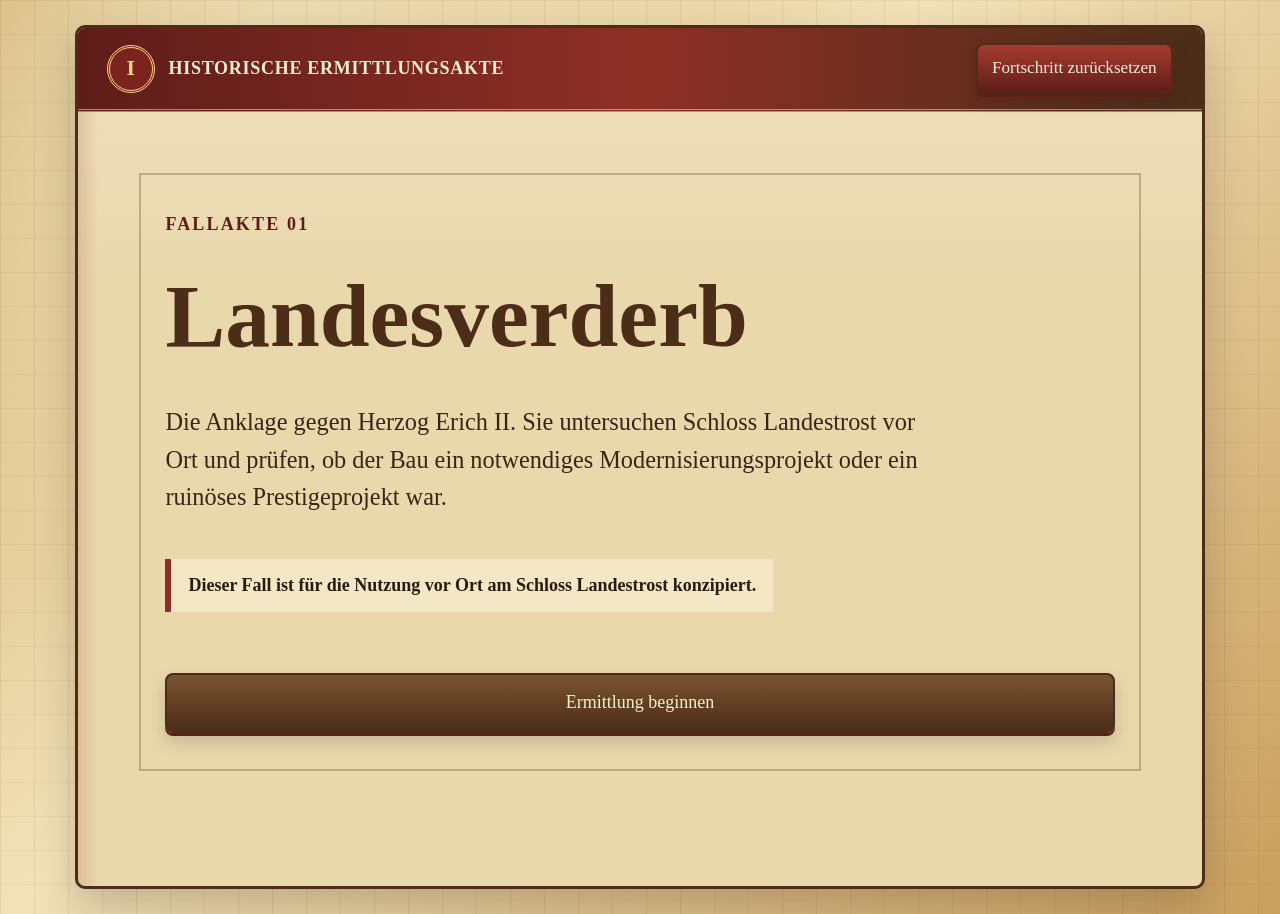
<file: fallakte-01-landesverderb.html>
<!doctype html>
<html lang="de">
<head>
  <meta charset="utf-8">
  <meta name="viewport" content="width=device-width, initial-scale=1, viewport-fit=cover">
  <title>Fallakte 01: Landesverderb - Die Anklage gegen Herzog Erich II.</title>
  <style>
    :root {
      color-scheme: light;
      --paper: #ead8ad;
      --paper-light: #f7edcf;
      --paper-deep: #d5b978;
      --ink: #2b1a10;
      --brown: #4b2d18;
      --brown-soft: #7a5330;
      --gold: #a87d25;
      --red: #8e2f26;
      --red-dark: #5f1d19;
      --green: #49633b;
      --grey: #8a8170;
      --line: rgba(75, 45, 24, 0.28);
      --shadow: rgba(43, 26, 16, 0.22);
      --focus: #173b67;
      font-family: Georgia, "Times New Roman", serif;
    }

    * {
      box-sizing: border-box;
    }

    html {
      min-height: 100%;
      font-size: 18px;
      background:
        radial-gradient(circle at 20% 10%, rgba(255, 249, 225, 0.55), transparent 28rem),
        linear-gradient(135deg, #d1b06f 0%, #f2e2b9 42%, #c99f5d 100%);
    }

    body {
      min-height: 100vh;
      margin: 0;
      color: var(--ink);
      line-height: 1.55;
      background:
        linear-gradient(90deg, rgba(75, 45, 24, 0.08) 1px, transparent 1px),
        linear-gradient(rgba(75, 45, 24, 0.06) 1px, transparent 1px);
      background-size: 34px 34px;
    }

    button,
    input,
    textarea {
      font: inherit;
    }

    button {
      min-height: 52px;
      border: 2px solid var(--brown);
      border-radius: 8px;
      padding: 0.78rem 1rem;
      color: var(--paper-light);
      background: linear-gradient(180deg, var(--brown-soft), var(--brown));
      box-shadow: 0 3px 0 var(--red-dark), 0 9px 18px rgba(43, 26, 16, 0.18);
      cursor: pointer;
      touch-action: manipulation;
    }

    button:focus-visible,
    input:focus-visible,
    textarea:focus-visible {
      outline: 4px solid var(--focus);
      outline-offset: 3px;
    }

    button:active {
      transform: translateY(2px);
      box-shadow: 0 1px 0 var(--red-dark), 0 5px 12px rgba(43, 26, 16, 0.18);
    }

    button.secondary {
      color: var(--brown);
      background: linear-gradient(180deg, #f5e7c3, #d8bf82);
      box-shadow: 0 3px 0 rgba(75, 45, 24, 0.35);
    }

    button.danger {
      background: linear-gradient(180deg, #a63b30, var(--red-dark));
    }

    .app {
      width: min(1180px, 100%);
      margin: 0 auto;
      padding: clamp(0.8rem, 2vw, 1.4rem);
    }

    .case-shell {
      min-height: calc(100vh - 2rem);
      border: 3px solid var(--brown);
      border-radius: 10px;
      background:
        linear-gradient(90deg, rgba(142, 47, 38, 0.16), transparent 1.1rem),
        linear-gradient(180deg, rgba(255, 255, 255, 0.22), transparent 14rem),
        var(--paper);
      box-shadow: 0 18px 42px var(--shadow);
      overflow: hidden;
    }

    .case-top {
      display: flex;
      align-items: center;
      justify-content: space-between;
      gap: 1rem;
      padding: 0.85rem clamp(1rem, 3vw, 1.6rem);
      color: var(--paper-light);
      background: linear-gradient(90deg, var(--red-dark), var(--red), var(--brown));
      border-bottom: 3px double rgba(247, 237, 207, 0.5);
    }

    .case-mark {
      display: flex;
      align-items: center;
      gap: 0.75rem;
      font-weight: 700;
      letter-spacing: 0.04em;
      text-transform: uppercase;
    }

    .seal {
      display: inline-grid;
      place-items: center;
      width: 48px;
      height: 48px;
      border: 3px double #f7d686;
      border-radius: 50%;
      color: #f7d686;
      background: #7b231d;
      font-size: 1.2rem;
      line-height: 1;
      flex: 0 0 auto;
    }

    .reset-inline {
      min-height: 46px;
      padding: 0.55rem 0.8rem;
      font-size: 0.95rem;
    }

    .screen {
      display: none;
      padding: clamp(1rem, 3vw, 2rem);
    }

    .screen.active {
      display: block;
    }

    .hero {
      min-height: 72vh;
      display: grid;
      align-content: center;
      gap: 1.4rem;
      position: relative;
      padding: clamp(1rem, 4vw, 3rem);
    }

    .hero:before {
      content: "";
      position: absolute;
      inset: clamp(0.5rem, 2vw, 1.4rem);
      border: 2px solid rgba(75, 45, 24, 0.28);
      pointer-events: none;
    }

    .kicker {
      margin: 0;
      color: var(--red-dark);
      font-weight: 700;
      letter-spacing: 0.12em;
      text-transform: uppercase;
    }

    h1,
    h2,
    h3 {
      margin: 0 0 0.6rem;
      line-height: 1.15;
      color: var(--brown);
    }

    h1 {
      max-width: 13ch;
      font-size: clamp(2.15rem, 7vw, 5rem);
      letter-spacing: 0;
    }

    h2 {
      font-size: clamp(1.65rem, 4vw, 2.8rem);
    }

    h3 {
      font-size: 1.35rem;
    }

    p {
      margin: 0 0 1rem;
    }

    .lead {
      max-width: 780px;
      font-size: clamp(1.1rem, 2.2vw, 1.35rem);
      color: #3a2415;
    }

    .notice {
      width: fit-content;
      max-width: 100%;
      padding: 0.7rem 0.95rem;
      border-left: 6px solid var(--red);
      background: rgba(247, 237, 207, 0.72);
      font-weight: 700;
    }

    .layout {
      display: grid;
      grid-template-columns: minmax(260px, 320px) 1fr;
      gap: clamp(1rem, 2vw, 1.5rem);
      align-items: start;
    }

    .progress-panel {
      position: sticky;
      top: 1rem;
      border: 2px solid var(--brown);
      border-radius: 8px;
      background: rgba(247, 237, 207, 0.86);
      box-shadow: 0 10px 24px rgba(43, 26, 16, 0.12);
      overflow: hidden;
    }

    .progress-panel header {
      padding: 0.8rem 1rem;
      color: var(--paper-light);
      background: var(--brown);
      font-weight: 700;
    }

    .meter {
      height: 18px;
      margin: 1rem;
      border: 2px solid var(--brown);
      border-radius: 20px;
      background: #c9bea5;
      overflow: hidden;
    }

    .meter span {
      display: block;
      width: 0%;
      height: 100%;
      background: linear-gradient(90deg, var(--red), var(--gold), var(--green));
      transition: width 260ms ease;
    }

    .evidence-list {
      display: grid;
      gap: 0.55rem;
      padding: 0 1rem 1rem;
    }

    .evidence-item {
      display: flex;
      justify-content: space-between;
      gap: 0.7rem;
      align-items: center;
      padding: 0.65rem 0.7rem;
      border: 1px solid var(--line);
      border-radius: 6px;
      color: #51483d;
      background: rgba(138, 129, 112, 0.18);
    }

    .evidence-item.found {
      color: var(--ink);
      background: #f2dfaa;
      border-color: var(--gold);
    }

    .tag {
      display: inline-flex;
      align-items: center;
      min-height: 34px;
      border-radius: 999px;
      padding: 0.2rem 0.55rem;
      font-size: 0.88rem;
      font-weight: 700;
      color: #fff7da;
      background: var(--grey);
      white-space: nowrap;
    }

    .tag.load {
      background: var(--red);
    }

    .tag.relief {
      background: var(--green);
    }

    .dossier {
      display: grid;
      gap: 1rem;
    }

    .paper-card,
    .station,
    .result-card {
      border: 2px solid var(--brown);
      border-radius: 8px;
      padding: clamp(1rem, 2.4vw, 1.35rem);
      background:
        linear-gradient(180deg, rgba(255, 255, 255, 0.25), rgba(255, 255, 255, 0)),
        var(--paper-light);
      box-shadow: 0 8px 18px rgba(43, 26, 16, 0.12);
    }

    .source {
      margin: 1rem 0;
      padding: 1rem;
      border-left: 6px solid var(--gold);
      background: #fff4cd;
      font-style: italic;
    }

    .place {
      display: inline-block;
      margin-bottom: 0.8rem;
      color: var(--red-dark);
      font-weight: 700;
      text-transform: uppercase;
      letter-spacing: 0.04em;
    }

    .choice-grid,
    .button-row {
      display: grid;
      grid-template-columns: repeat(auto-fit, minmax(210px, 1fr));
      gap: 0.75rem;
      margin-top: 1rem;
    }

    .choice {
      min-height: 64px;
      text-align: left;
      color: var(--brown);
      background: linear-gradient(180deg, #fff1c8, #d8bd7b);
      box-shadow: 0 3px 0 rgba(75, 45, 24, 0.35);
    }

    .choice.selected {
      color: var(--paper-light);
      background: linear-gradient(180deg, var(--red), var(--brown));
      border-color: var(--red-dark);
    }

    .feedback {
      min-height: 3.2rem;
      margin-top: 1rem;
      padding: 0.9rem;
      border: 1px solid var(--line);
      border-radius: 6px;
      background: rgba(234, 216, 173, 0.62);
      font-weight: 700;
    }

    .evidence-reveal {
      display: none;
      margin-top: 1rem;
      padding: 0.95rem;
      border: 2px dashed var(--red);
      border-radius: 8px;
      background: #f6e1ab;
    }

    .evidence-reveal.visible {
      display: block;
    }

    .check-grid {
      display: grid;
      grid-template-columns: repeat(auto-fit, minmax(200px, 1fr));
      gap: 0.65rem;
      margin-top: 1rem;
    }

    .context-card {
      margin: 1rem 0;
      padding: 1rem;
      border: 1px solid rgba(168, 125, 37, 0.65);
      border-radius: 8px;
      background: #f7e7b7;
    }

    .context-card strong {
      color: var(--red-dark);
    }

    .observation-box {
      margin-top: 1rem;
      padding: 1rem;
      border: 2px solid rgba(75, 45, 24, 0.35);
      border-radius: 8px;
      background: rgba(255, 247, 221, 0.72);
    }

    .observation-box h3 {
      margin-bottom: 0.35rem;
    }

    .observation-note {
      min-height: 96px;
    }

    label.check {
      display: flex;
      align-items: center;
      gap: 0.7rem;
      min-height: 58px;
      padding: 0.7rem;
      border: 1px solid var(--line);
      border-radius: 6px;
      background: rgba(255, 244, 205, 0.72);
    }

    input[type="checkbox"] {
      width: 28px;
      height: 28px;
      accent-color: var(--red);
      flex: 0 0 auto;
    }

    .slider-wrap {
      margin-top: 1rem;
      padding: 1rem;
      border: 1px solid var(--line);
      border-radius: 8px;
      background: rgba(255, 244, 205, 0.72);
    }

    input[type="range"] {
      width: 100%;
      min-height: 48px;
      accent-color: var(--red);
    }

    .slider-scale {
      display: flex;
      justify-content: space-between;
      gap: 0.5rem;
      color: #4b3b2a;
      font-size: 0.95rem;
    }

    textarea {
      width: 100%;
      min-height: 150px;
      margin-top: 0.8rem;
      padding: 0.85rem;
      border: 2px solid var(--brown);
      border-radius: 8px;
      color: var(--ink);
      background: #fff7dd;
      resize: vertical;
    }

    .verdict-grid {
      display: grid;
      grid-template-columns: repeat(auto-fit, minmax(170px, 1fr));
      gap: 0.75rem;
      margin-top: 1rem;
    }

    .comparison {
      display: grid;
      grid-template-columns: repeat(2, minmax(0, 1fr));
      gap: 1rem;
    }

    .column {
      padding: 1rem;
      border: 1px solid var(--line);
      border-radius: 8px;
      background: rgba(255, 244, 205, 0.72);
    }

    .column ul {
      margin: 0;
      padding-left: 1.2rem;
    }

    .notes {
      display: none;
      white-space: pre-wrap;
      padding: 1rem;
      border: 2px solid var(--brown);
      border-radius: 8px;
      background: #fff7dd;
    }

    .notes.visible {
      display: block;
    }

    .copy-status {
      min-height: 1.6rem;
      margin-top: 0.65rem;
      font-weight: 700;
    }

    .hidden {
      display: none !important;
    }

    @media (max-width: 820px) {
      .case-top {
        align-items: flex-start;
        flex-direction: column;
      }

      .layout {
        grid-template-columns: 1fr;
      }

      .progress-panel {
        position: static;
      }

      .comparison {
        grid-template-columns: 1fr;
      }

      .screen {
        padding: 0.9rem;
      }
    }
  </style>
</head>
<body>
  <main class="app">
    <section class="case-shell" aria-live="polite">
      <div class="case-top">
        <div class="case-mark"><span class="seal" aria-hidden="true">I</span><span>Historische Ermittlungsakte</span></div>
        <button class="danger reset-inline" id="resetProgress" type="button">Fortschritt zurücksetzen</button>
      </div>

      <section class="screen active" id="screen-start">
        <div class="hero">
          <p class="kicker">Fallakte 01</p>
          <h1>Landesverderb</h1>
          <p class="lead">Die Anklage gegen Herzog Erich II. Sie untersuchen Schloss Landestrost vor Ort und prüfen, ob der Bau ein notwendiges Modernisierungsprojekt oder ein ruinöses Prestigeprojekt war.</p>
          <p class="notice">Dieser Fall ist für die Nutzung vor Ort am Schloss Landestrost konzipiert.</p>
          <div class="button-row">
            <button id="beginCase" type="button">Ermittlung beginnen</button>
          </div>
        </div>
      </section>

      <section class="screen" id="screen-case">
        <div class="layout">
          <aside class="progress-panel" aria-label="Ermittlungsbogen">
            <header>Ermittlungsbogen</header>
            <div class="meter" aria-label="Fortschritt"><span id="progressFill"></span></div>
            <div class="evidence-list" id="evidenceList"></div>
          </aside>

          <div class="dossier">
            <article class="paper-card" id="briefing">
              <p class="kicker">Ermittlerbriefing</p>
              <h2>Die Anklage</h2>
              <p>Neustadt, Ende des 16. Jahrhunderts. Herzog Erich II. ließ ein Schloss errichten, das Bewunderung und Wut zugleich auslöste. Die einen nannten es Landestrost. Andere sprachen spöttisch von Landesverderb. Ihre Aufgabe: Prüfen Sie die Anklage. War der Bau ein notwendiger Schritt zur Stärkung Neustadts - oder ein ruinöses Prestigeprojekt auf Kosten der Bevölkerung?</p>
              <div class="context-card"><strong>Historischer Kontext:</strong> Erich II. aus dem Haus der Welfen regierte im Fürstentum Calenberg-Göttingen in einer Zeit religiöser Konflikte, fürstlicher Konkurrenz und wachsender Verwaltungsansprüche. Schloss Landestrost entstand nicht im luftleeren Raum: Renaissance-Repräsentation, militärische Sicherung und landesherrliche Ordnung gehörten zusammen.</div>
              <h3>Welche Ausgangshypothese verfolgen Sie?</h3>
              <div class="choice-grid" data-question="hypothesis">
                <button class="choice" type="button" data-value="Der Herzog handelte verantwortungslos.">Der Herzog handelte verantwortungslos.</button>
                <button class="choice" type="button" data-value="Der Bau war notwendig.">Der Bau war notwendig.</button>
                <button class="choice" type="button" data-value="Ich ermittle zunächst neutral.">Ich ermittle zunächst neutral.</button>
              </div>
              <div class="feedback" id="feedback-hypothesis">Wählen Sie eine Ausgangshypothese, bevor Sie die Spur aufnehmen.</div>
            </article>

            <article class="station" id="station-a">
              <span class="place">Vor dem Schloss Landestrost</span>
              <h2>Station 1: Die Größe des Projekts</h2>
              <div class="source">Ein Chronist behauptet: Kein Fürst unserer Gegend errichtete ein solches Bauwerk.</div>
              <p>Treten Sie einen Schritt zurück und betrachten Sie die Wirkung der Anlage. Welche politische Botschaft sendet ein Bau dieser Größe am Ort selbst?</p>
              <div class="context-card"><strong>Kontext zur Renaissance:</strong> Fürstenbauten des 16. Jahrhunderts waren sichtbare Regierungserklärungen. Regelmäßige Fassaden, große Hofflächen und kontrollierte Zugänge zeigten Ordnung, Anspruch und Rang. Genau deshalb ist die bloße Größe historisch nicht neutral.</div>
              <div class="observation-box">
                <h3>Gebäudeprotokoll</h3>
                <p><strong>Ortsbeobachtung erforderlich:</strong> Beobachtung vor Ort sichern: Markieren Sie mindestens zwei sichtbare Hinweise, bevor Sie eine Einschätzung abgeben.</p>
                <div class="check-grid">
                  <label class="check"><input type="checkbox" data-station="stationA" data-observation="breite-front"> breite, geschlossene Frontwirkung</label>
                  <label class="check"><input type="checkbox" data-station="stationA" data-observation="hofwirkung"> Wirkung eines planvoll gefassten Hof- oder Schlossraums</label>
                  <label class="check"><input type="checkbox" data-station="stationA" data-observation="stadtbezug"> deutlicher Bezug zur Stadt oder zum Zugang nach Neustadt</label>
                  <label class="check"><input type="checkbox" data-station="stationA" data-observation="rangsignal"> Bauteile, die Rang und Herrschaft sichtbar machen</label>
                </div>
                <label for="note-stationA"><strong>Kurznotiz zum Eindruck vor Ort</strong></label>
                <textarea class="observation-note" id="note-stationA" data-note="stationA" placeholder="Was sehen Sie am Gebäude, das Ihre Einschätzung stützt?"></textarea>
              </div>
              <div class="choice-grid" data-question="stationA">
                <button class="choice" type="button" data-value="gewöhnlicher Adelssitz">gewöhnlicher Adelssitz</button>
                <button class="choice" type="button" data-value="ehrgeiziges Bauprojekt">ehrgeiziges Bauprojekt</button>
                <button class="choice" type="button" data-value="überdimensioniertes Prestigeprojekt">überdimensioniertes Prestigeprojekt</button>
              </div>
              <div class="feedback" id="feedback-stationA">Ihre Beobachtung entscheidet, wie schwer dieses Indiz wiegt.</div>
              <div class="evidence-reveal" id="evidence-a"><strong>Beweisstück A:</strong> Der Bau war außergewöhnlich ambitioniert. <span class="tag load">Belastend</span></div>
            </article>

            <article class="station" id="station-b">
              <span class="place">Schlossfassade, Wall- und Befestigungsbereich</span>
              <h2>Station 2: Repräsentation oder Verteidigung?</h2>
              <div class="source">Ein Ratsmitglied wirft dem Herzog vor, das Schloss diene nur seinem eigenen Ruhm. Andere Quellen verweisen auf strategische Gründe.</div>
              <p>Suchen Sie Hinweise auf Verteidigungscharakter: Lage, Mauern, Sichtachsen, Nähe zu ehemaligen Befestigungen und die geschlossene Anlage.</p>
              <div class="context-card"><strong>Landesherrschaft vor Ort:</strong> Ein Schloss konnte zugleich Bühne, Amtssitz und Sicherungspunkt sein. Für Calenberg-Göttingen war ein befestigter Verwaltungsort an einem wichtigen Stadtraum mehr als private Bequemlichkeit.</div>
              <div class="observation-box">
                <h3>Geländeprotokoll</h3>
                <p><strong>Ortsbeobachtung erforderlich:</strong> Gehen Sie Fassade, Wall- und Befestigungsbereich bewusst ab und sichern Sie mindestens zwei Befunde.</p>
                <div class="check-grid">
                  <label class="check"><input type="checkbox" data-station="stationB" data-observation="mauerzug"> Mauern oder geschlossene Baukanten</label>
                  <label class="check"><input type="checkbox" data-station="stationB" data-observation="blickachsen"> kontrollierbare Sichtachsen</label>
                  <label class="check"><input type="checkbox" data-station="stationB" data-observation="zugang"> klar geführter Zugang oder Torwirkung</label>
                  <label class="check"><input type="checkbox" data-station="stationB" data-observation="wallnaehe"> Bezug zu Wall, Graben oder früherer Befestigung</label>
                </div>
                <label for="note-stationB"><strong>Kurznotiz zum Gelände</strong></label>
                <textarea class="observation-note" id="note-stationB" data-note="stationB" placeholder="Welche Spuren sprechen eher für Schutz, Verwaltung oder Repräsentation?"></textarea>
              </div>
              <div class="choice-grid" data-question="stationB">
                <button class="choice" type="button" data-value="reiner Luxusbau">reiner Luxusbau</button>
                <button class="choice" type="button" data-value="reine Festungsanlage">reine Festungsanlage</button>
                <button class="choice" type="button" data-value="Kombination aus Repräsentation und Verteidigung">Kombination aus Repräsentation und Verteidigung</button>
              </div>
              <div class="feedback" id="feedback-stationB">Prüfen Sie, ob ein einzelner Zweck der Anlage gerecht wird.</div>
              <div class="evidence-reveal" id="evidence-b"><strong>Beweisstück B:</strong> Das Schloss war nicht nur Luxus, sondern hatte auch strategische und administrative Funktionen. <span class="tag relief">Entlastend</span></div>
            </article>

            <article class="station" id="station-c">
              <span class="place">Altstadt / Weg vom Schloss in Richtung historisches Zentrum</span>
              <h2>Station 3: Wer bezahlte den Bau?</h2>
              <div class="source">Aus einer Beschwerde: Die Lasten werden von Jahr zu Jahr größer.</div>
              <p>Große Bauprojekte verursachen Kosten. Aber Kosten allein beweisen noch keinen Ruin. Entscheidend ist, wer sie trug und ob daraus langfristiger Nutzen entstand.</p>
              <div class="context-card"><strong>Kontext zu Abgaben und Diensten:</strong> Fürstliche Baupolitik konnte Steuern, Naturalabgaben, Fuhrdienste und Arbeitsleistungen auslösen. Zeitgenössische Beschwerden sind deshalb keine Nebengeräusche, sondern Quellen für soziale Belastung.</div>
              <div class="observation-box">
                <h3>Wegprotokoll</h3>
                <p><strong>Ortsbeobachtung erforderlich:</strong> Verbinden Sie den Schlossbau mit Wegen, Stadt und Versorgung. Markieren Sie mindestens zwei plausible Belastungsspuren.</p>
                <div class="check-grid">
                  <label class="check"><input type="checkbox" data-station="stationC" data-observation="transportwege"> Wege, auf denen Material transportiert worden sein könnte</label>
                  <label class="check"><input type="checkbox" data-station="stationC" data-observation="stadtentfernung"> Entfernung zwischen Schloss und historischem Zentrum</label>
                  <label class="check"><input type="checkbox" data-station="stationC" data-observation="materialmenge"> sichtbare Materialmengen, die hohen Aufwand erkennen lassen</label>
                  <label class="check"><input type="checkbox" data-station="stationC" data-observation="arbeitsaufwand"> Hinweise auf langfristigen Arbeits- und Unterhaltungsaufwand</label>
                </div>
                <label for="note-stationC"><strong>Kurznotiz zur Kostenfrage</strong></label>
                <textarea class="observation-note" id="note-stationC" data-note="stationC" placeholder="Welche Beobachtung macht die Kostenfrage vor Ort greifbar?"></textarea>
              </div>
              <div class="slider-wrap">
                <label for="costSlider"><strong>Wie stark spricht die Kostenfrage gegen den Herzog?</strong></label>
                <input id="costSlider" type="range" min="1" max="5" step="1" value="3">
                <div class="slider-scale"><span>1 = kaum belastend</span><span id="costValue">3</span><span>5 = sehr belastend</span></div>
                <button id="saveCost" class="secondary" type="button">Kostenbewertung sichern</button>
              </div>
              <div class="feedback" id="feedback-stationC">Legen Sie fest, wie stark dieses Indiz in Ihrer Akte zählt.</div>
              <div class="evidence-reveal" id="evidence-c"><strong>Beweisstück C:</strong> Die Finanzierung des Bauprojekts war ein ernstes Belastungsindiz. <span class="tag load">Belastend</span></div>
            </article>

            <article class="station" id="station-d">
              <span class="place">Marktplatz / historischer Stadtraum</span>
              <h2>Station 4: Wem nützte der Bau?</h2>
              <div class="source">Ein Handwerker berichtet: Noch nie hatten wir so viel Arbeit.</div>
              <p>Überlegen Sie, welche Gruppen von einem großen Schlossbau profitieren konnten. Wählen Sie alle Gruppen, die plausibel beteiligt waren.</p>
              <div class="context-card"><strong>Kontext zur Stadtwirtschaft:</strong> Renaissancebauten waren auch Arbeitsmärkte. Stein, Holz, Kalk, Eisen, Fuhrleistungen, Unterkunft, Verpflegung und Verwaltung verbanden Schloss und Stadt wirtschaftlich miteinander.</div>
              <div class="observation-box">
                <h3>Stadtraumprotokoll</h3>
                <p><strong>Ortsbeobachtung erforderlich:</strong> Suchen Sie im historischen Stadtraum mindestens zwei Hinweise darauf, dass ein Großbau lokale Arbeit und Versorgung brauchte.</p>
                <div class="check-grid">
                  <label class="check"><input type="checkbox" data-station="stationD" data-observation="marktnaehe"> Nähe zu Markt, Handel oder Versorgungswegen</label>
                  <label class="check"><input type="checkbox" data-station="stationD" data-observation="handwerk"> Spuren oder Plausibilität spezialisierter Handwerke</label>
                  <label class="check"><input type="checkbox" data-station="stationD" data-observation="unterkunft"> Bedarf an Unterkunft, Nahrung oder Dienstleistungen</label>
                  <label class="check"><input type="checkbox" data-station="stationD" data-observation="verwaltung"> Nähe zu Verwaltung, Abrechnung oder Amtstätigkeit</label>
                </div>
                <label for="note-stationD"><strong>Kurznotiz zum Nutzen für Neustadt</strong></label>
                <textarea class="observation-note" id="note-stationD" data-note="stationD" placeholder="Welche Beobachtung stützt die These vom Wirtschaftsmotor?"></textarea>
              </div>
              <div class="check-grid" id="benefitChecks">
                <label class="check"><input type="checkbox" value="Steinmetze"> Steinmetze</label>
                <label class="check"><input type="checkbox" value="Zimmerleute"> Zimmerleute</label>
                <label class="check"><input type="checkbox" value="Fuhrleute"> Fuhrleute</label>
                <label class="check"><input type="checkbox" value="Schmiede"> Schmiede</label>
                <label class="check"><input type="checkbox" value="Händler"> Händler</label>
                <label class="check"><input type="checkbox" value="Wirte"> Wirte</label>
                <label class="check"><input type="checkbox" value="Tagelöhner"> Tagelöhner</label>
                <label class="check"><input type="checkbox" value="Verwaltungsbeamte"> Verwaltungsbeamte</label>
              </div>
              <div class="feedback" id="feedback-stationD">Markieren Sie mindestens eine Spur wirtschaftlicher Wirkung.</div>
              <div class="evidence-reveal" id="evidence-d"><strong>Beweisstück D:</strong> Der Bau konnte wirtschaftliche Impulse für Neustadt erzeugen. <span class="tag relief">Entlastend</span></div>
            </article>

            <article class="paper-card" id="interim">
              <p class="kicker">Zwischenfazit</p>
              <h2>Belastung und Entlastung</h2>
              <div class="comparison">
                <div class="column">
                  <h3>Belastend</h3>
                  <ul>
                    <li>außergewöhnlich ambitionierter Bau</li>
                    <li>hohe Kosten und Belastungen</li>
                  </ul>
                </div>
                <div class="column">
                  <h3>Entlastend</h3>
                  <ul>
                    <li>strategische und administrative Funktion</li>
                    <li>wirtschaftliche Impulse</li>
                  </ul>
                </div>
              </div>
              <h3>Hat sich Ihre Ausgangshypothese verändert?</h3>
              <div class="choice-grid" data-question="interim">
                <button class="choice" type="button" data-value="Ja, ich sehe den Herzog kritischer.">Ja, ich sehe den Herzog kritischer.</button>
                <button class="choice" type="button" data-value="Ja, ich sehe den Bau differenzierter.">Ja, ich sehe den Bau differenzierter.</button>
                <button class="choice" type="button" data-value="Nein, meine Einschätzung bleibt bestehen.">Nein, meine Einschätzung bleibt bestehen.</button>
              </div>
              <div class="feedback" id="feedback-interim">Vergleichen Sie Ihre Anfangsthese mit den Beweisstücken.</div>
            </article>

            <article class="paper-card" id="verdict">
              <p class="kicker">Schlussurteil</p>
              <h2>War der Spottname Landesverderb gerechtfertigt?</h2>
              <div class="verdict-grid" data-question="verdict">
                <button class="choice" type="button" data-value="Ja">Ja</button>
                <button class="choice" type="button" data-value="Teilweise">Teilweise</button>
                <button class="choice" type="button" data-value="Nein">Nein</button>
              </div>
              <label for="verdictReason"><strong>Begründen Sie Ihr Urteil in zwei bis vier Sätzen.</strong></label>
              <textarea id="verdictReason" placeholder="Ihre Begründung..."></textarea>
              <div class="button-row">
                <button id="submitVerdict" type="button">Urteil einreichen</button>
              </div>
              <div class="feedback" id="feedback-verdict">Wählen Sie ein Urteil und formulieren Sie Ihre Begründung.</div>
            </article>

            <article class="paper-card hidden" id="historicalContext">
              <p class="kicker">Historische Einordnung</p>
              <h2>Was der Fall zeigt</h2>
              <p>Der Name Landesverderb verweist auf reale Kritik an den Kosten und Folgen des Schlossbaus. Zugleich lässt sich der Bau nicht allein als Verschwendung verstehen. Schloss Landestrost war Repräsentationsbau, Verwaltungsort, strategischer Punkt und stadtprägendes Projekt zugleich. Der Fall zeigt: Geschichte besteht selten aus eindeutigen Urteilen. Entscheidend ist, welche Quellen man wie gewichtet.</p>
            </article>

            <article class="result-card hidden" id="closing">
              <p class="kicker">Abschlussbildschirm</p>
              <h2>Fallakte geschlossen</h2>
              <p>Der Ermittlungsbogen ist vollständig. Ihre Akte enthält die gewählten Hypothesen, Beobachtungen, Beweisstücke und das Schlussurteil.</p>
              <div class="context-card" id="missionAssessment"><strong>Missionsauswertung:</strong> Die Ermittlungsqualität wird nach Beobachtungsdichte, Gebäudebezug und historischer Abwägung berechnet.</div>
              <div class="button-row">
                <button id="playAgain" type="button">Fall erneut spielen</button>
                <button class="secondary" id="showNotes" type="button">Ermittlungsnotizen anzeigen</button>
                <button class="secondary" id="copyNotes" type="button">Notizen kopieren</button>
              </div>
              <div class="copy-status" id="copyStatus"></div>
              <pre class="notes" id="notesOutput"></pre>
            </article>
          </div>
        </div>
      </section>
    </section>
  </main>

  <script>
    (function () {
      "use strict";

      var STORAGE_KEY = "fallakteLandesverderbState";
      var evidence = [
        { id: "A", label: "Beweisstück A", kind: "Belastend", key: "stationA" },
        { id: "B", label: "Beweisstück B", kind: "Entlastend", key: "stationB" },
        { id: "C", label: "Beweisstück C", kind: "Belastend", key: "stationC" },
        { id: "D", label: "Beweisstück D", kind: "Entlastend", key: "stationD" },
        { id: "V", label: "Schlussurteil", kind: "Abschluss", key: "verdictSubmitted" }
      ];

      var feedback = {
        hypothesis: {
          "Der Herzog handelte verantwortungslos.": "Sie starten aus der Anklageperspektive. Sammeln Sie nun Indizien, die diese These stützen oder erschüttern.",
          "Der Bau war notwendig.": "Sie starten mit einer Verteidigungsthese. Achten Sie besonders darauf, ob Kosten und Wirkung diese Sicht tragen.",
          "Ich ermittle zunächst neutral.": "Sie beginnen offen. Das ist methodisch stark, solange Sie jedes Beweisstück klar gewichten."
        },
        stationA: {
          "gewöhnlicher Adelssitz": "Ihre Einschätzung ist vorsichtig. Prüfen Sie, ob Größe, Lage und Wirkung wirklich zu einem gewöhnlichen Adelssitz passen.",
          "ehrgeiziges Bauprojekt": "Plausibel. Die Anlage wirkt nicht zufällig: Größe und Lage deuten auf politischen Anspruch.",
          "überdimensioniertes Prestigeprojekt": "Das ist die Anklageperspektive. Notieren Sie: Die Dimension des Projekts kann als belastendes Indiz gelten."
        },
        stationB: {
          "reiner Luxusbau": "Diese Deutung greift möglicherweise zu kurz. Achten Sie darauf, dass Renaissancebauten häufig mehrere Funktionen verbanden.",
          "reine Festungsanlage": "Auch das ist nur ein Teil der Wahrheit. Die repräsentative Wirkung war ebenso wichtig.",
          "Kombination aus Repräsentation und Verteidigung": "Sehr überzeugend. Der Ort spricht für eine doppelte Funktion: Macht zeigen und Sicherheit organisieren."
        },
        interim: {
          "Ja, ich sehe den Herzog kritischer.": "Ihre Gewichtung der Belastungsindizien ist stärker geworden. Halten Sie fest, welche Beweise dafür ausschlaggebend waren.",
          "Ja, ich sehe den Bau differenzierter.": "Sie trennen Kostenkritik und mögliche Funktionen des Baus. Diese Differenzierung trägt eine starke historische Bewertung.",
          "Nein, meine Einschätzung bleibt bestehen.": "Ihre Ausgangsthese bleibt stabil. Prüfen Sie dennoch, ob Sie Gegenargumente angemessen berücksichtigt haben."
        },
        verdict: {
          "Ja": "Sie folgen der Anklage. Ihre Begründung stützt sich vor allem auf Kosten, Belastung und Machtanspruch.",
          "Teilweise": "Sie wählen die differenzierte Bewertung. Das entspricht dem stärksten historischen Ergebnis dieses Falls.",
          "Nein": "Sie betonen langfristigen Nutzen und Modernisierung. Diese Verteidigung ist plausibel, blendet aber die zeitgenössische Kritik nicht vollständig aus."
        }
      };

      var state = loadState();

      function defaultState() {
        return {
          started: false,
          answers: {},
          found: {},
          observations: {},
          siteNotes: {},
          benefits: [],
          costValue: 3,
          verdictReason: "",
          verdictSubmitted: false
        };
      }

      function loadState() {
        try {
          var saved = localStorage.getItem(STORAGE_KEY);
          return saved ? Object.assign(defaultState(), JSON.parse(saved)) : defaultState();
        } catch (error) {
          return defaultState();
        }
      }

      function saveState() {
        localStorage.setItem(STORAGE_KEY, JSON.stringify(state));
      }

      function byId(id) {
        return document.getElementById(id);
      }

      function setScreen() {
        byId("screen-start").classList.toggle("active", !state.started);
        byId("screen-case").classList.toggle("active", state.started);
      }

      function selectChoice(question, value) {
        if (question.indexOf("station") === 0 && !canAssessStation(question)) {
          var blocked = byId("feedback-" + question);
          if (blocked) {
            blocked.textContent = "Ortsbeobachtung erforderlich: Sichern Sie zuerst mindestens zwei konkrete Befunde am Gebäude, Gelände oder Stadtraum.";
          }
          return;
        }
        state.answers[question] = value;
        if (question === "stationA") {
          state.found.stationA = true;
        }
        if (question === "stationB") {
          state.found.stationB = true;
        }
        saveState();
        render();
      }

      function canAssessStation(station) {
        return (state.observations[station] || []).length >= 2;
      }

      function renderChoices() {
        document.querySelectorAll("[data-question]").forEach(function (group) {
          var question = group.getAttribute("data-question");
          group.querySelectorAll("button").forEach(function (button) {
            button.classList.toggle("selected", state.answers[question] === button.dataset.value);
          });
        });
      }

      function renderFeedback() {
        Object.keys(feedback).forEach(function (question) {
          var element = byId("feedback-" + question);
          var value = state.answers[question];
          if (element && value && feedback[question][value]) {
            element.textContent = feedback[question][value];
          }
        });

        if (state.found.stationC) {
          var cost = Number(state.costValue);
          if (cost <= 2) {
            byId("feedback-stationC").textContent = "Sie gewichten die Belastung gering. Beachten Sie: Zeitgenössische Kritik entsteht selten ohne realen Anlass.";
          } else if (cost === 3) {
            byId("feedback-stationC").textContent = "Ausgewogen. Die Kostenfrage bleibt ein ernstes, aber noch nicht abschließendes Indiz.";
          } else {
            byId("feedback-stationC").textContent = "Stark belastend. Wenn Bevölkerung und Untertanen übermäßig belastet wurden, stützt das den Begriff Landesverderb.";
          }
        }

        if (state.found.stationD) {
          if (state.benefits.length >= 4) {
            byId("feedback-stationD").textContent = "Ihre Auswahl zeigt: Ein Schlossbau war nicht nur Ausgabe, sondern auch lokaler Wirtschaftsmotor.";
          } else {
            byId("feedback-stationD").textContent = "Denken Sie breiter: Ein Bauprojekt dieser Größe zog zahlreiche Gewerke, Zulieferer und Dienstleistungen nach sich.";
          }
        }

        if (state.verdictSubmitted && state.answers.verdict) {
          byId("feedback-verdict").textContent = feedback.verdict[state.answers.verdict];
          byId("missionAssessment").innerHTML = "<strong>Missionsauswertung:</strong> " + calculateMissionAssessment();
        }
      }

      function renderEvidence() {
        var list = byId("evidenceList");
        list.innerHTML = "";
        var foundCount = 0;

        evidence.forEach(function (item) {
          var found = item.key === "verdictSubmitted" ? state.verdictSubmitted : Boolean(state.found[item.key]);
          if (found) {
            foundCount += 1;
          }
          var row = document.createElement("div");
          row.className = "evidence-item" + (found ? " found" : "");
          var tagClass = item.kind === "Belastend" ? "load" : item.kind === "Entlastend" ? "relief" : "";
          row.innerHTML = "<strong>" + item.label + "</strong><span class=\"tag " + tagClass + "\">" + (found ? item.kind : "offen") + "</span>";
          list.appendChild(row);
        });

        byId("progressFill").style.width = Math.round((foundCount / evidence.length) * 100) + "%";
      }

      function renderReveals() {
        byId("evidence-a").classList.toggle("visible", Boolean(state.found.stationA));
        byId("evidence-b").classList.toggle("visible", Boolean(state.found.stationB));
        byId("evidence-c").classList.toggle("visible", Boolean(state.found.stationC));
        byId("evidence-d").classList.toggle("visible", Boolean(state.found.stationD));
        byId("historicalContext").classList.toggle("hidden", !state.verdictSubmitted);
        byId("closing").classList.toggle("hidden", !state.verdictSubmitted);
      }

      function renderInputs() {
        byId("costSlider").value = state.costValue;
        byId("costValue").textContent = state.costValue;
        byId("verdictReason").value = state.verdictReason;
        document.querySelectorAll("[data-observation]").forEach(function (input) {
          var station = input.dataset.station;
          input.checked = (state.observations[station] || []).indexOf(input.dataset.observation) !== -1;
        });
        document.querySelectorAll("[data-note]").forEach(function (area) {
          area.value = state.siteNotes[area.dataset.note] || "";
        });
        document.querySelectorAll("#benefitChecks input").forEach(function (input) {
          input.checked = state.benefits.indexOf(input.value) !== -1;
        });
      }

      function render() {
        setScreen();
        renderChoices();
        renderInputs();
        renderFeedback();
        renderEvidence();
        renderReveals();
        if (byId("notesOutput").classList.contains("visible")) {
          byId("notesOutput").textContent = buildNotes();
        }
      }

      function updateBenefits() {
        if (!canAssessStation("stationD")) {
          byId("feedback-stationD").textContent = "Ortsbeobachtung erforderlich: Sichern Sie zuerst mindestens zwei Befunde im Stadtraum.";
          document.querySelectorAll("#benefitChecks input").forEach(function (input) {
            input.checked = state.benefits.indexOf(input.value) !== -1;
          });
          return;
        }
        state.benefits = Array.from(document.querySelectorAll("#benefitChecks input:checked")).map(function (input) {
          return input.value;
        });
        if (state.benefits.length > 0) {
          state.found.stationD = true;
        }
        saveState();
        render();
      }

      function saveCost() {
        if (!canAssessStation("stationC")) {
          byId("feedback-stationC").textContent = "Ortsbeobachtung erforderlich: Sichern Sie zuerst mindestens zwei Befunde zur Kosten- und Wegfrage.";
          return;
        }
        state.costValue = Number(byId("costSlider").value);
        state.found.stationC = true;
        saveState();
        render();
      }

      function updateObservation(input) {
        var station = input.dataset.station;
        var current = state.observations[station] || [];
        if (input.checked && current.indexOf(input.dataset.observation) === -1) {
          current.push(input.dataset.observation);
        }
        if (!input.checked) {
          current = current.filter(function (value) {
            return value !== input.dataset.observation;
          });
        }
        state.observations[station] = current;
        saveState();
        render();
      }

      function observationSummary(station) {
        var labels = [];
        document.querySelectorAll("[data-station='" + station + "'][data-observation]").forEach(function (input) {
          if ((state.observations[station] || []).indexOf(input.dataset.observation) !== -1) {
            labels.push(input.parentElement.textContent.trim());
          }
        });
        return labels.length ? labels.join(", ") : "keine gesicherten Ortsbefunde";
      }

      function calculateMissionAssessment() {
        var observationTotal = Object.keys(state.observations).reduce(function (sum, station) {
          return sum + state.observations[station].length;
        }, 0);
        var notesWithContent = Object.keys(state.siteNotes).filter(function (key) {
          return (state.siteNotes[key] || "").trim().length >= 20;
        }).length;
        var hasBalancedVerdict = state.answers.verdict === "Teilweise" || state.answers.interim === "Ja, ich sehe den Bau differenzierter.";
        var score = observationTotal + notesWithContent + (hasBalancedVerdict ? 2 : 0);
        var grade = "Ermittlungsqualität: solide.";
        if (score >= 16) {
          grade = "Ermittlungsqualität: sehr stark.";
        } else if (score >= 11) {
          grade = "Ermittlungsqualität: tragfähig.";
        }
        var interpretation = hasBalancedVerdict
          ? "Ihre Mission verbindet Gebäudebefunde, Gelände und historische Abwägung."
          : "Ihre Mission ist abgeschlossen; prüfen Sie bei einer Wiederholung besonders die Gegenargumente zu Ihrem Urteil.";
        return grade + " Beobachtungsdichte: " + observationTotal + " gesicherte Befunde. " + interpretation;
      }

      function submitVerdict() {
        var verdict = state.answers.verdict;
        var reason = byId("verdictReason").value.trim();
        if (!verdict) {
          byId("feedback-verdict").textContent = "Wählen Sie zuerst, ob Landesverderb gerechtfertigt war.";
          return;
        }
        if (reason.length < 40) {
          byId("feedback-verdict").textContent = "Ihre Begründung braucht noch mehr Substanz. Formulieren Sie zwei bis vier Sätze.";
          return;
        }
        state.verdictReason = reason;
        state.verdictSubmitted = true;
        saveState();
        render();
        byId("historicalContext").scrollIntoView({ behavior: "smooth", block: "start" });
      }

      function resetProgress() {
        if (!window.confirm("Soll die Fallakte wirklich zurückgesetzt werden?")) {
          return;
        }
        state = defaultState();
        localStorage.removeItem(STORAGE_KEY);
        byId("notesOutput").classList.remove("visible");
        byId("copyStatus").textContent = "";
        render();
      }

      function buildNotes() {
        return [
          "Fallakte 01: Landesverderb - Ermittlungsnotizen",
          "",
          "Ausgangshypothese: " + (state.answers.hypothesis || "nicht gewählt"),
          "Station 1, Größe des Projekts: " + (state.answers.stationA || "nicht bewertet"),
          "Gebäudeprotokoll Station 1: " + observationSummary("stationA"),
          "Kurznotiz Station 1: " + (state.siteNotes.stationA || "keine Notiz"),
          "Beweisstück A: " + (state.found.stationA ? "Der Bau war außergewöhnlich ambitioniert. Belastend." : "nicht freigeschaltet"),
          "Station 2, Repräsentation oder Verteidigung: " + (state.answers.stationB || "nicht bewertet"),
          "Geländeprotokoll Station 2: " + observationSummary("stationB"),
          "Kurznotiz Station 2: " + (state.siteNotes.stationB || "keine Notiz"),
          "Beweisstück B: " + (state.found.stationB ? "Strategische und administrative Funktionen. Entlastend." : "nicht freigeschaltet"),
          "Station 3, Kostenfrage: " + (state.found.stationC ? state.costValue + " von 5" : "nicht bewertet"),
          "Wegprotokoll Station 3: " + observationSummary("stationC"),
          "Kurznotiz Station 3: " + (state.siteNotes.stationC || "keine Notiz"),
          "Beweisstück C: " + (state.found.stationC ? "Finanzierung als ernstes Belastungsindiz. Belastend." : "nicht freigeschaltet"),
          "Station 4, mögliche Nutznießer: " + (state.benefits.length ? state.benefits.join(", ") : "keine Auswahl"),
          "Stadtraumprotokoll Station 4: " + observationSummary("stationD"),
          "Kurznotiz Station 4: " + (state.siteNotes.stationD || "keine Notiz"),
          "Beweisstück D: " + (state.found.stationD ? "Wirtschaftliche Impulse für Neustadt. Entlastend." : "nicht freigeschaltet"),
          "Zwischenfazit: " + (state.answers.interim || "nicht gewählt"),
          "Schlussurteil: " + (state.answers.verdict || "nicht gewählt"),
          "Begründung: " + (state.verdictReason || "nicht eingetragen"),
          "Missionsauswertung: " + (state.verdictSubmitted ? calculateMissionAssessment() : "noch nicht abgeschlossen")
        ].join("\n");
      }

      function copyNotes() {
        var notes = buildNotes();
        var status = byId("copyStatus");
        if (navigator.clipboard && navigator.clipboard.writeText) {
          navigator.clipboard.writeText(notes).then(function () {
            status.textContent = "Notizen wurden kopiert.";
          }).catch(function () {
            fallbackCopy(notes, status);
          });
        } else {
          fallbackCopy(notes, status);
        }
      }

      function fallbackCopy(text, status) {
        var area = document.createElement("textarea");
        area.value = text;
        area.setAttribute("readonly", "readonly");
        area.style.position = "fixed";
        area.style.left = "-9999px";
        document.body.appendChild(area);
        area.select();
        try {
          document.execCommand("copy");
          status.textContent = "Notizen wurden kopiert.";
        } catch (error) {
          status.textContent = "Kopieren ist hier nicht verfügbar. Die Notizen können angezeigt und markiert werden.";
        }
        document.body.removeChild(area);
      }

      document.querySelectorAll("[data-question] button").forEach(function (button) {
        button.addEventListener("click", function () {
          selectChoice(button.parentElement.getAttribute("data-question"), button.dataset.value);
        });
      });

      byId("beginCase").addEventListener("click", function () {
        state.started = true;
        saveState();
        render();
      });

      byId("costSlider").addEventListener("input", function () {
        byId("costValue").textContent = byId("costSlider").value;
      });
      byId("saveCost").addEventListener("click", saveCost);
      document.querySelectorAll("[data-observation]").forEach(function (input) {
        input.addEventListener("change", function () {
          updateObservation(input);
        });
      });
      document.querySelectorAll("[data-note]").forEach(function (area) {
        area.addEventListener("input", function () {
          state.siteNotes[area.dataset.note] = area.value;
          saveState();
        });
      });
      byId("benefitChecks").addEventListener("change", updateBenefits);
      byId("verdictReason").addEventListener("input", function () {
        state.verdictReason = byId("verdictReason").value;
        saveState();
      });
      byId("submitVerdict").addEventListener("click", submitVerdict);
      byId("resetProgress").addEventListener("click", resetProgress);
      byId("playAgain").addEventListener("click", resetProgress);
      byId("showNotes").addEventListener("click", function () {
        byId("notesOutput").textContent = buildNotes();
        byId("notesOutput").classList.toggle("visible");
      });
      byId("copyNotes").addEventListener("click", copyNotes);

      render();
    }());
  </script>
</body>
</html>
</file>
<file: assets/styles.css>
:root {
  color-scheme: light;
  --bg: #f6f3ee;
  --ink: #1f2933;
  --muted: #5d6772;
  --line: #d8d1c7;
  --panel: #ffffff;
  --accent: #0f766e;
  --accent-dark: #134e4a;
  --warm: #c2410c;
  --blue: #2563eb;
  --gold: #b45309;
}

* {
  box-sizing: border-box;
}

html,
body {
  margin: 0;
  min-height: 100%;
}

body {
  font-family:
    Inter, ui-sans-serif, system-ui, -apple-system, BlinkMacSystemFont, "Segoe UI",
    sans-serif;
  background: var(--bg);
  color: var(--ink);
}

a {
  color: inherit;
}

.home-shell {
  width: min(960px, calc(100% - 40px));
  margin: 0 auto;
  padding: 72px 0;
}

.intro {
  max-width: 720px;
}

.eyebrow {
  margin: 0 0 14px;
  color: var(--accent-dark);
  font-size: 0.82rem;
  font-weight: 800;
  letter-spacing: 0.08em;
  text-transform: uppercase;
}

h1,
h2,
h3,
p {
  margin-top: 0;
}

h1 {
  margin-bottom: 20px;
  font-size: clamp(2.7rem, 6vw, 5.8rem);
  line-height: 0.95;
}

.intro p {
  color: var(--muted);
  font-size: 1.2rem;
  line-height: 1.7;
}

.presentation-list {
  display: grid;
  gap: 14px;
  margin-top: 42px;
}

.presentation-link {
  display: flex;
  align-items: center;
  justify-content: space-between;
  gap: 24px;
  padding: 22px 24px;
  border: 1px solid var(--line);
  border-radius: 8px;
  background: var(--panel);
  text-decoration: none;
  box-shadow: 0 18px 45px rgb(31 41 51 / 8%);
}

.presentation-link strong,
.presentation-link small {
  display: block;
}

.presentation-link small {
  margin-top: 6px;
  color: var(--muted);
}

.home-actions {
  display: flex;
  flex-wrap: wrap;
  gap: 12px;
  margin-top: 32px;
}

.button-link {
  display: inline-flex;
  align-items: center;
  justify-content: center;
  min-height: 44px;
  padding: 0 18px;
  border-radius: 8px;
  background: var(--ink);
  color: #ffffff;
  font-weight: 800;
  text-decoration: none;
}

.button-link.secondary {
  border: 1px solid var(--line);
  background: #ffffff;
  color: var(--ink);
}

.deck {
  overflow: hidden;
}

.deck-ready [data-step] {
  opacity: 0;
  transform: translateY(16px);
  transition:
    opacity 220ms ease,
    transform 220ms ease;
}

.deck-ready [data-step].is-visible {
  opacity: 1;
  transform: translateY(0);
}

.slides {
  display: flex;
  width: 100vw;
  height: 100vh;
  overflow-x: auto;
  overflow-y: hidden;
  scroll-snap-type: x mandatory;
  scroll-behavior: smooth;
}

.slide {
  display: grid;
  flex: 0 0 100vw;
  min-width: 100vw;
  height: 100vh;
  padding: 7vh 8vw;
  scroll-snap-align: start;
}

.slide-inner {
  align-self: center;
  max-width: 980px;
}

.slide-inner.wide {
  max-width: 1180px;
}

.slide.center .slide-inner {
  justify-self: center;
  text-align: center;
}

.slide.title {
  background:
    linear-gradient(135deg, rgb(15 118 110 / 12%), transparent 40%),
    var(--bg);
}

.slide.content {
  background: #ffffff;
}

.slide.agenda {
  background: #ffffff;
}

.slide.image {
  grid-template-columns: minmax(0, 0.85fr) minmax(320px, 1.15fr);
  gap: 52px;
  align-items: center;
  background: #fff8ed;
}

.slide.split {
  grid-template-columns: minmax(0, 1.2fr) minmax(280px, 0.8fr);
  gap: 48px;
  align-items: center;
  background: #eef5f3;
}

.slide.quote {
  background: #1f2933;
  color: #ffffff;
}

.slide.qr {
  background:
    linear-gradient(135deg, rgb(194 65 12 / 10%), transparent 42%),
    #ffffff;
}

.slide h1 {
  max-width: 920px;
}

.slide h2 {
  margin-bottom: 24px;
  font-size: clamp(2rem, 4vw, 4.4rem);
  line-height: 1;
}

.slide p,
.slide li {
  color: var(--muted);
  font-size: clamp(1.1rem, 2vw, 1.8rem);
  line-height: 1.5;
}

.slide.quote p,
.slide.quote li {
  color: rgb(255 255 255 / 76%);
}

.lead {
  max-width: 820px;
  font-size: clamp(1.25rem, 2.1vw, 2rem);
}

.slide ul {
  display: grid;
  gap: 14px;
  padding-left: 1.2em;
}

.agenda-list {
  display: grid;
  gap: 14px;
  margin: 34px 0 0;
  padding: 0;
  list-style: none;
}

.agenda-list li {
  display: grid;
  grid-template-columns: 64px minmax(0, 1fr);
  gap: 18px;
  align-items: start;
  padding: 18px 0;
  border-top: 1px solid var(--line);
}

.agenda-list span {
  display: grid;
  place-items: center;
  width: 48px;
  height: 48px;
  border-radius: 999px;
  background: #e7f2f0;
  color: var(--accent-dark);
  font-weight: 900;
}

.agenda-list strong {
  display: block;
  color: var(--ink);
  font-size: clamp(1.2rem, 2vw, 1.8rem);
}

.agenda-list small {
  display: block;
  margin-top: 4px;
  color: var(--muted);
  font-size: clamp(1rem, 1.4vw, 1.2rem);
  line-height: 1.4;
}

.stat-grid {
  display: grid;
  grid-template-columns: repeat(3, minmax(0, 1fr));
  gap: 18px;
  margin-top: 34px;
}

.stat {
  min-height: 172px;
  padding: 24px;
  border-radius: 8px;
  background: var(--panel);
  box-shadow: 0 18px 45px rgb(31 41 51 / 9%);
}

.stat strong {
  display: block;
  color: var(--accent-dark);
  font-size: clamp(2rem, 3.5vw, 4rem);
  line-height: 1;
}

.stat span {
  display: block;
  margin-top: 16px;
  color: var(--muted);
  font-size: clamp(1rem, 1.5vw, 1.25rem);
  line-height: 1.35;
}

.image-panel {
  min-height: min(58vh, 520px);
  border-radius: 8px;
  background:
    linear-gradient(135deg, rgb(15 118 110 / 88%), rgb(37 99 235 / 78%)),
    repeating-linear-gradient(
      135deg,
      rgb(255 255 255 / 16%) 0,
      rgb(255 255 255 / 16%) 2px,
      transparent 2px,
      transparent 16px
    );
  box-shadow: 0 24px 60px rgb(31 41 51 / 16%);
}

.two-column {
  display: grid;
  grid-template-columns: repeat(2, minmax(0, 1fr));
  gap: 34px;
  margin-top: 34px;
}

.text-panel {
  padding: 26px;
  border-radius: 8px;
  background: #ffffff;
  box-shadow: 0 18px 45px rgb(31 41 51 / 9%);
}

.text-panel h3 {
  margin-bottom: 12px;
  font-size: clamp(1.35rem, 2vw, 2rem);
}

.text-panel p {
  font-size: clamp(1rem, 1.4vw, 1.2rem);
}

.quote-mark {
  margin-bottom: 24px;
  color: #fbbf24;
  font-size: clamp(4rem, 8vw, 8rem);
  font-weight: 900;
  line-height: 0.75;
}

.quote-text {
  max-width: 960px;
  color: #ffffff;
  font-size: clamp(2rem, 4.3vw, 4.8rem);
  line-height: 1.05;
}

.quote-source {
  margin-top: 28px;
  color: rgb(255 255 255 / 70%);
  font-size: clamp(1rem, 1.5vw, 1.35rem);
}

.note-box {
  border-left: 8px solid var(--accent);
  padding: 24px 28px;
  border-radius: 8px;
  background: #ffffff;
  box-shadow: 0 18px 45px rgb(31 41 51 / 10%);
}

.qr-placeholder {
  display: grid;
  place-items: center;
  aspect-ratio: 1;
  width: min(280px, 70vw);
  border: 3px dashed var(--line);
  border-radius: 8px;
  color: var(--muted);
  font-weight: 800;
  text-align: center;
}

.qr-content {
  display: grid;
  grid-template-columns: minmax(0, 1fr) minmax(240px, 320px);
  gap: 52px;
  align-items: center;
}

.deck-nav-shell {
  position: fixed;
  right: 18px;
  bottom: 18px;
  z-index: 16;
  display: flex;
  align-items: center;
  gap: 8px;
}

.deck-nav {
  display: flex;
  gap: 8px;
  max-width: min(70vw, 520px);
  overflow: hidden;
  transition:
    max-width 180ms ease,
    opacity 180ms ease,
    transform 180ms ease;
}

.deck-nav-toggle,
.deck-nav a {
  display: grid;
  place-items: center;
  width: 42px;
  height: 42px;
  border: 1px solid var(--line);
  border-radius: 999px;
  background: rgb(255 255 255 / 86%);
  color: var(--ink);
  font-size: 1.2rem;
  text-decoration: none;
}

.deck-nav-toggle {
  cursor: pointer;
  font-weight: 900;
}

.nav-collapsed .deck-nav {
  max-width: 0;
  opacity: 0;
  pointer-events: none;
  transform: translateX(8px);
}

.deck-nav a.is-active {
  border-color: var(--accent);
  background: var(--accent);
  color: #ffffff;
}

.slide-count {
  position: fixed;
  left: 18px;
  bottom: 24px;
  padding: 7px 11px;
  border-radius: 999px;
  background: rgb(255 255 255 / 86%);
  color: var(--muted);
  font-size: 0.82rem;
  font-weight: 800;
}

.speaker-notes {
  position: fixed;
  right: 18px;
  bottom: 76px;
  z-index: 20;
  display: none;
  width: min(480px, calc(100vw - 36px));
  max-height: min(42vh, 360px);
  overflow: auto;
  padding: 18px 20px;
  border: 1px solid rgb(31 41 51 / 18%);
  border-radius: 8px;
  background: rgb(255 255 255 / 94%);
  box-shadow: 0 22px 70px rgb(31 41 51 / 22%);
  color: var(--ink);
}

.speaker-notes strong {
  display: block;
  margin-bottom: 8px;
  color: var(--accent-dark);
  font-size: 0.8rem;
  letter-spacing: 0.08em;
  text-transform: uppercase;
}

.speaker-notes p {
  margin-bottom: 10px;
  color: var(--muted);
  font-size: 1rem;
  line-height: 1.45;
}

.notes-visible .slide.is-active .speaker-notes {
  display: block;
}

@media (max-width: 760px) {
  .home-shell {
    width: min(100% - 28px, 960px);
    padding: 42px 0;
  }

  .slide,
  .slide.split,
  .slide.image {
    grid-template-columns: 1fr;
    padding: 52px 24px;
  }

  .slide-inner {
    align-self: start;
  }

  .stat-grid,
  .two-column,
  .qr-content {
    grid-template-columns: 1fr;
  }

  .image-panel {
    min-height: 280px;
  }

  .deck-nav-shell {
    right: 12px;
    bottom: 12px;
  }

  .deck-nav {
    max-width: min(76vw, 360px);
    overflow-x: auto;
  }

  .deck-nav-toggle,
  .deck-nav a {
    width: 36px;
    height: 36px;
    font-size: 1rem;
  }

  .speaker-notes {
    right: 12px;
    bottom: 62px;
    width: calc(100vw - 24px);
  }
}
</file>
